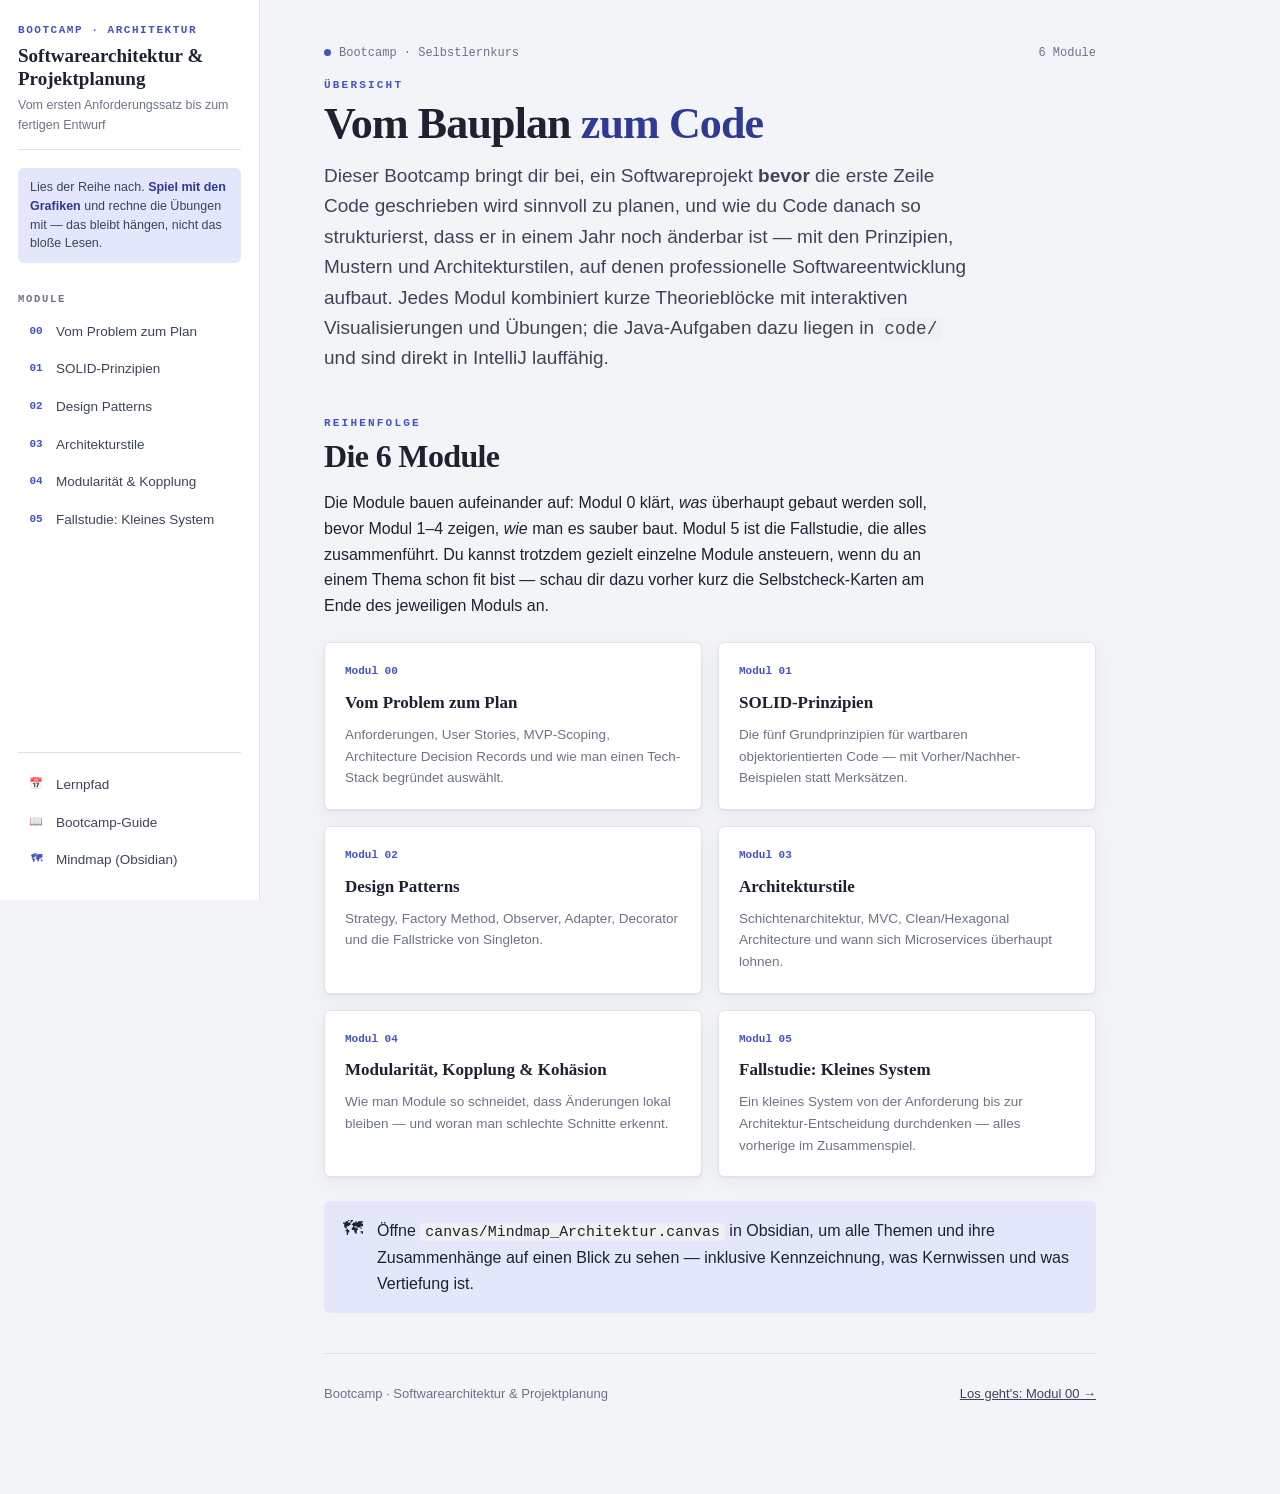
<file: lehrkurse/index.html>
<!DOCTYPE html>
<html lang="de">
<head>
<meta charset="UTF-8">
<meta name="viewport" content="width=device-width, initial-scale=1.0">
<title>Bootcamp · Softwarearchitektur & Projektplanung</title>
<link rel="stylesheet" href="../css/styles.css">
<link rel="icon" type="image/svg+xml" href="../favicon.svg">
<meta name="theme-color" content="#4453c4">
</head>
<body>
<div class="shell">

  <aside class="rail">
    <div class="brand">
      <span class="brand__mark">Bootcamp · Architektur</span>
      <span class="brand__name">Softwarearchitektur & Projektplanung</span>
      <span class="brand__sub">Vom ersten Anforderungssatz bis zum fertigen Entwurf</span>
    </div>
    <div class="note-strip">
      Lies der Reihe nach. <b>Spiel mit den Grafiken</b> und rechne die Übungen mit — das bleibt hängen, nicht das bloße Lesen.
    </div>
    <nav class="nav">
      <div class="nav__group">Module</div>
      <a class="nav__task" href="00_Vom_Problem_zum_Plan.html"><span class="nav__num">00</span><span class="nav__label">Vom Problem zum Plan</span></a>
      <a class="nav__task" href="01_SOLID_Prinzipien.html"><span class="nav__num">01</span><span class="nav__label">SOLID-Prinzipien</span></a>
      <a class="nav__task" href="02_Design_Patterns_Grundlagen.html"><span class="nav__num">02</span><span class="nav__label">Design Patterns</span></a>
      <a class="nav__task" href="03_Architekturstile.html"><span class="nav__num">03</span><span class="nav__label">Architekturstile</span></a>
      <a class="nav__task" href="04_Modularitaet_Kopplung_Kohaesion.html"><span class="nav__num">04</span><span class="nav__label">Modularität & Kopplung</span></a>
      <a class="nav__task" href="05_Fallstudie_Kleines_System.html"><span class="nav__num">05</span><span class="nav__label">Fallstudie: Kleines System</span></a>
    </nav>
    <div class="rail__foot">
      <a class="nav__task" href="https://github.com/Lukas-BAG/Bootcamp_Architektur/blob/main/Lernpfad.md" target="_blank" rel="noopener"><span class="nav__num">📅</span><span class="nav__label">Lernpfad</span></a>
      <a class="nav__task" href="https://github.com/Lukas-BAG/Bootcamp_Architektur/blob/main/README.md" target="_blank" rel="noopener"><span class="nav__num">📖</span><span class="nav__label">Bootcamp-Guide</span></a>
      <a class="nav__task" href="../canvas/Mindmap_Architektur.canvas"><span class="nav__num">🗺</span><span class="nav__label">Mindmap (Obsidian)</span></a>
    </div>
  </aside>

  <main class="main">
    <header class="masthead">
      <div class="masthead__rule"><span><span class="dot"></span>Bootcamp · Selbstlernkurs</span><span>6 Module</span></div>
      <div class="kicker">Übersicht</div>
      <h1>Vom Bauplan <em>zum Code</em></h1>
      <p class="lede">Dieser Bootcamp bringt dir bei, ein Softwareprojekt <b>bevor</b> die erste Zeile Code geschrieben wird sinnvoll zu planen, und wie du Code danach so strukturierst, dass er in einem Jahr noch änderbar ist — mit den Prinzipien, Mustern und Architekturstilen, auf denen professionelle Softwareentwicklung aufbaut. Jedes Modul kombiniert kurze Theorieblöcke mit interaktiven Visualisierungen und Übungen; die Java-Aufgaben dazu liegen in <code class="inline">code/</code> und sind direkt in IntelliJ lauffähig.</p>
    </header>

    <section class="chapter" id="ueberblick">
      <span class="chapter__tag">Reihenfolge</span>
      <h2>Die 6 Module</h2>
      <p>Die Module bauen aufeinander auf: Modul 0 klärt, <i>was</i> überhaupt gebaut werden soll, bevor Modul 1–4 zeigen, <i>wie</i> man es sauber baut. Modul 5 ist die Fallstudie, die alles zusammenführt. Du kannst trotzdem gezielt einzelne Module ansteuern, wenn du an einem Thema schon fit bist — schau dir dazu vorher kurz die Selbstcheck-Karten am Ende des jeweiligen Moduls an.</p>

      <div class="hub-grid">
        <a class="hub-card" href="00_Vom_Problem_zum_Plan.html">
          <span class="hub-card__num">Modul 00</span>
          <span class="hub-card__title">Vom Problem zum Plan</span>
          <span class="hub-card__desc">Anforderungen, User Stories, MVP-Scoping, Architecture Decision Records und wie man einen Tech-Stack begründet auswählt.</span>
        </a>
        <a class="hub-card" href="01_SOLID_Prinzipien.html">
          <span class="hub-card__num">Modul 01</span>
          <span class="hub-card__title">SOLID-Prinzipien</span>
          <span class="hub-card__desc">Die fünf Grundprinzipien für wartbaren objektorientierten Code — mit Vorher/Nachher-Beispielen statt Merksätzen.</span>
        </a>
        <a class="hub-card" href="02_Design_Patterns_Grundlagen.html">
          <span class="hub-card__num">Modul 02</span>
          <span class="hub-card__title">Design Patterns</span>
          <span class="hub-card__desc">Strategy, Factory Method, Observer, Adapter, Decorator und die Fallstricke von Singleton.</span>
        </a>
        <a class="hub-card" href="03_Architekturstile.html">
          <span class="hub-card__num">Modul 03</span>
          <span class="hub-card__title">Architekturstile</span>
          <span class="hub-card__desc">Schichtenarchitektur, MVC, Clean/Hexagonal Architecture und wann sich Microservices überhaupt lohnen.</span>
        </a>
        <a class="hub-card" href="04_Modularitaet_Kopplung_Kohaesion.html">
          <span class="hub-card__num">Modul 04</span>
          <span class="hub-card__title">Modularität, Kopplung & Kohäsion</span>
          <span class="hub-card__desc">Wie man Module so schneidet, dass Änderungen lokal bleiben — und woran man schlechte Schnitte erkennt.</span>
        </a>
        <a class="hub-card" href="05_Fallstudie_Kleines_System.html">
          <span class="hub-card__num">Modul 05</span>
          <span class="hub-card__title">Fallstudie: Kleines System</span>
          <span class="hub-card__desc">Ein kleines System von der Anforderung bis zur Architektur-Entscheidung durchdenken — alles vorherige im Zusammenspiel.</span>
        </a>
      </div>

      <div class="callout callout--note">
        <div class="callout__icon">🗺</div>
        <div class="callout__body">Öffne <code class="inline">canvas/Mindmap_Architektur.canvas</code> in Obsidian, um alle Themen und ihre Zusammenhänge auf einen Blick zu sehen — inklusive Kennzeichnung, was Kernwissen und was Vertiefung ist.</div>
      </div>
    </section>

    <footer class="foot">
      <span>Bootcamp · Softwarearchitektur & Projektplanung</span>
      <span><a href="00_Vom_Problem_zum_Plan.html">Los geht's: Modul 00 →</a></span>
    </footer>
  </main>
</div>
</body>
</html>
</file>
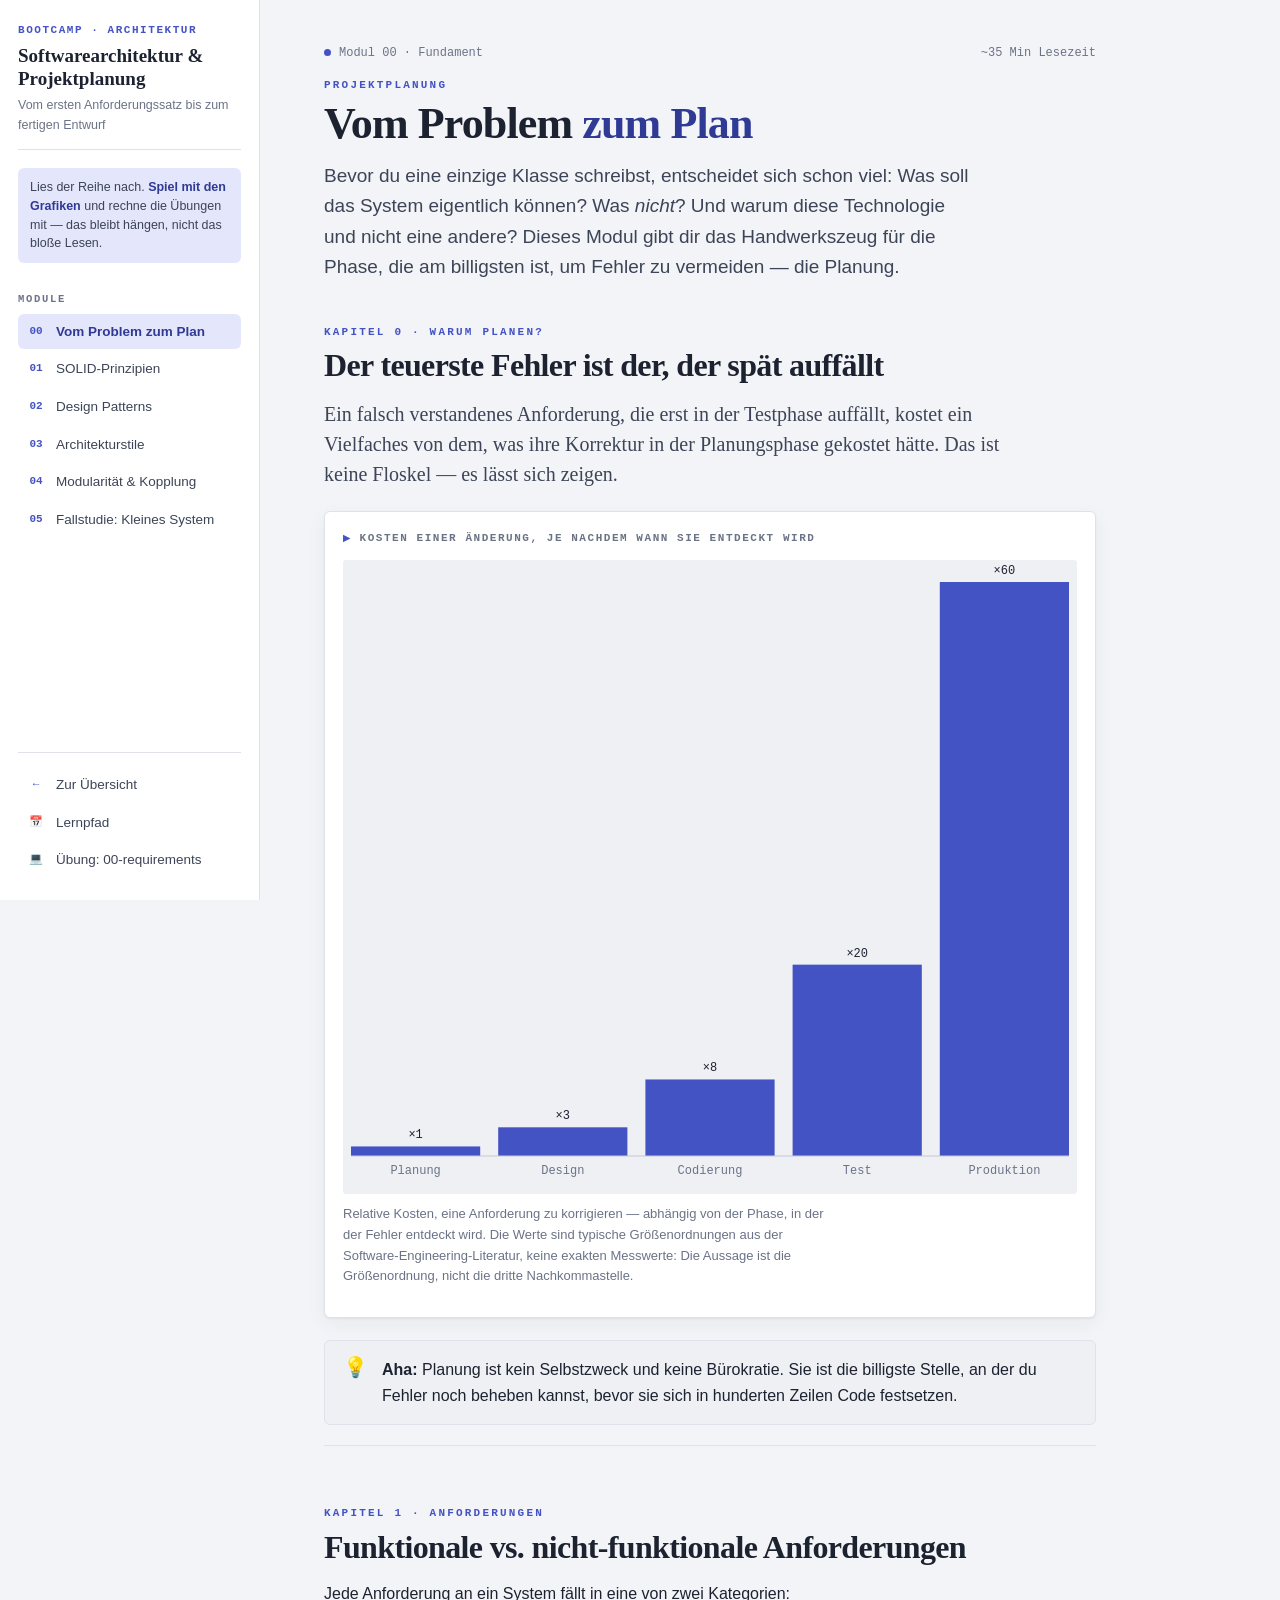
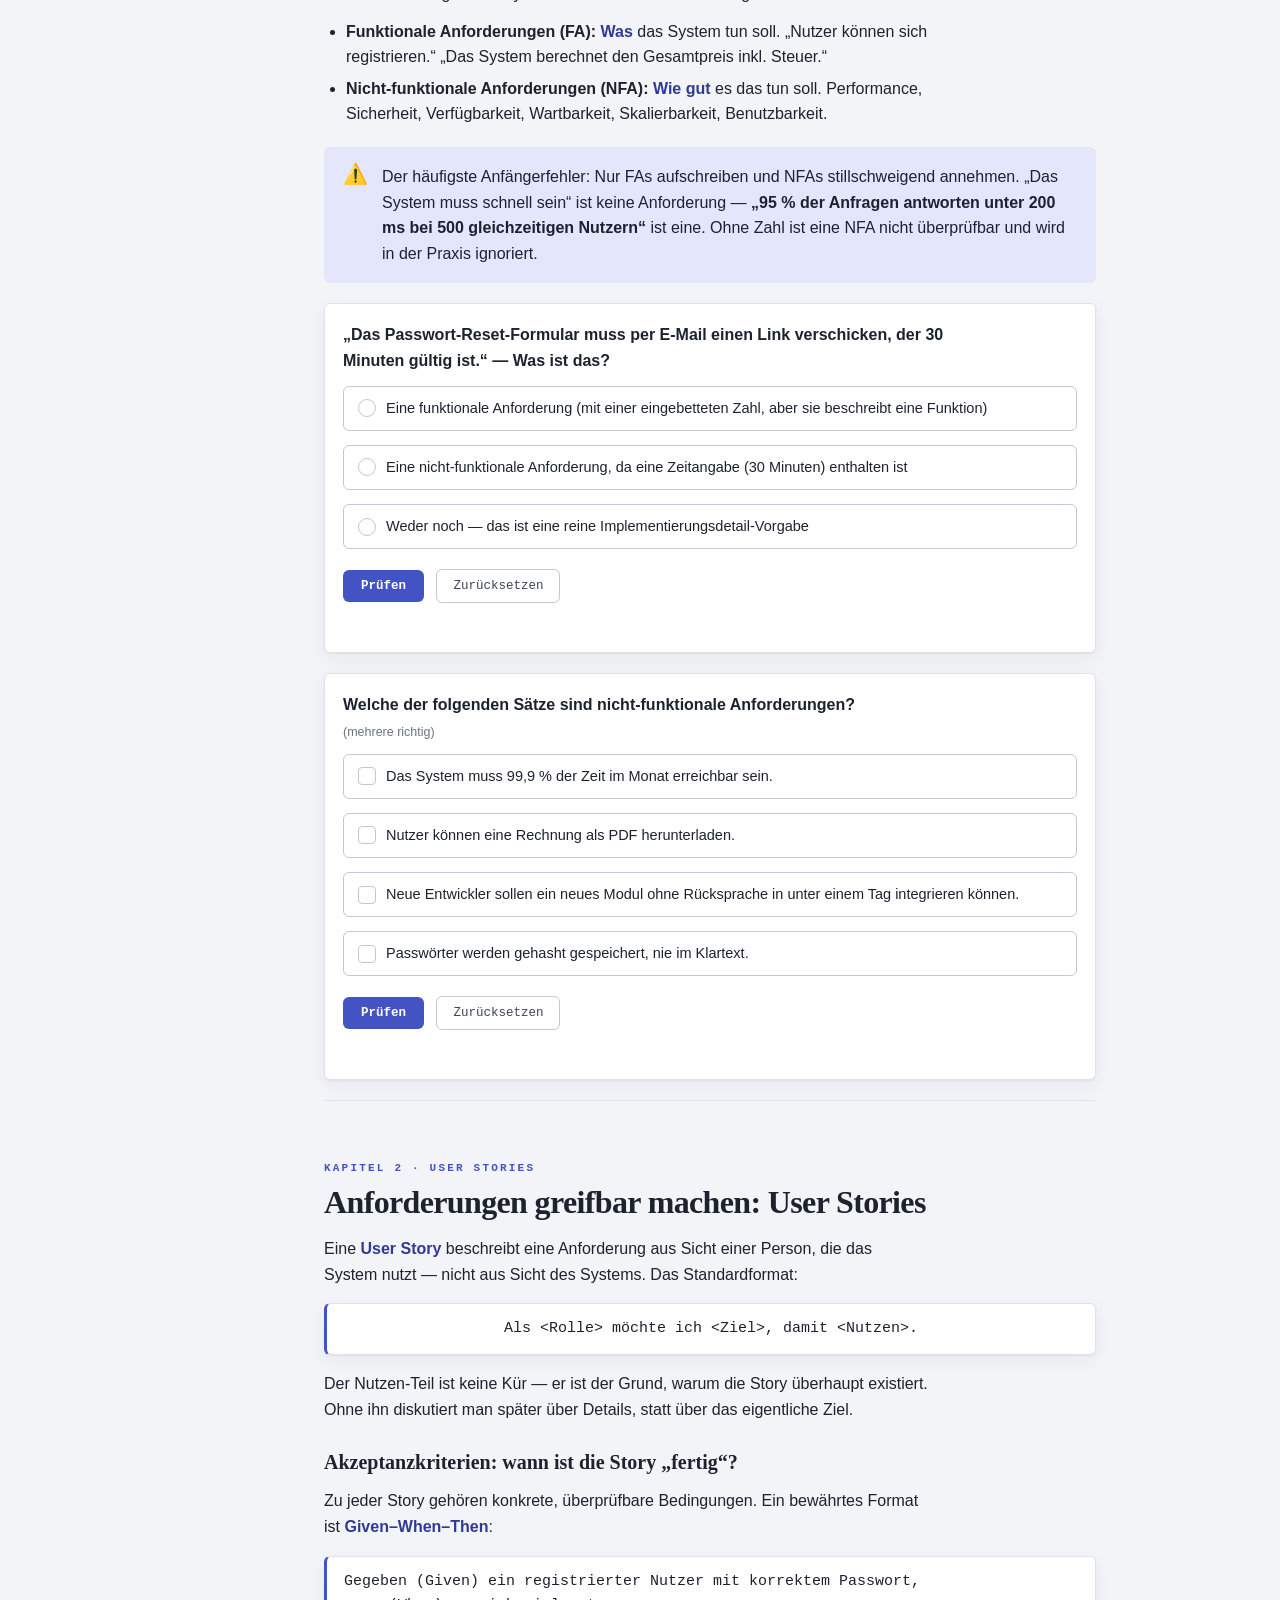
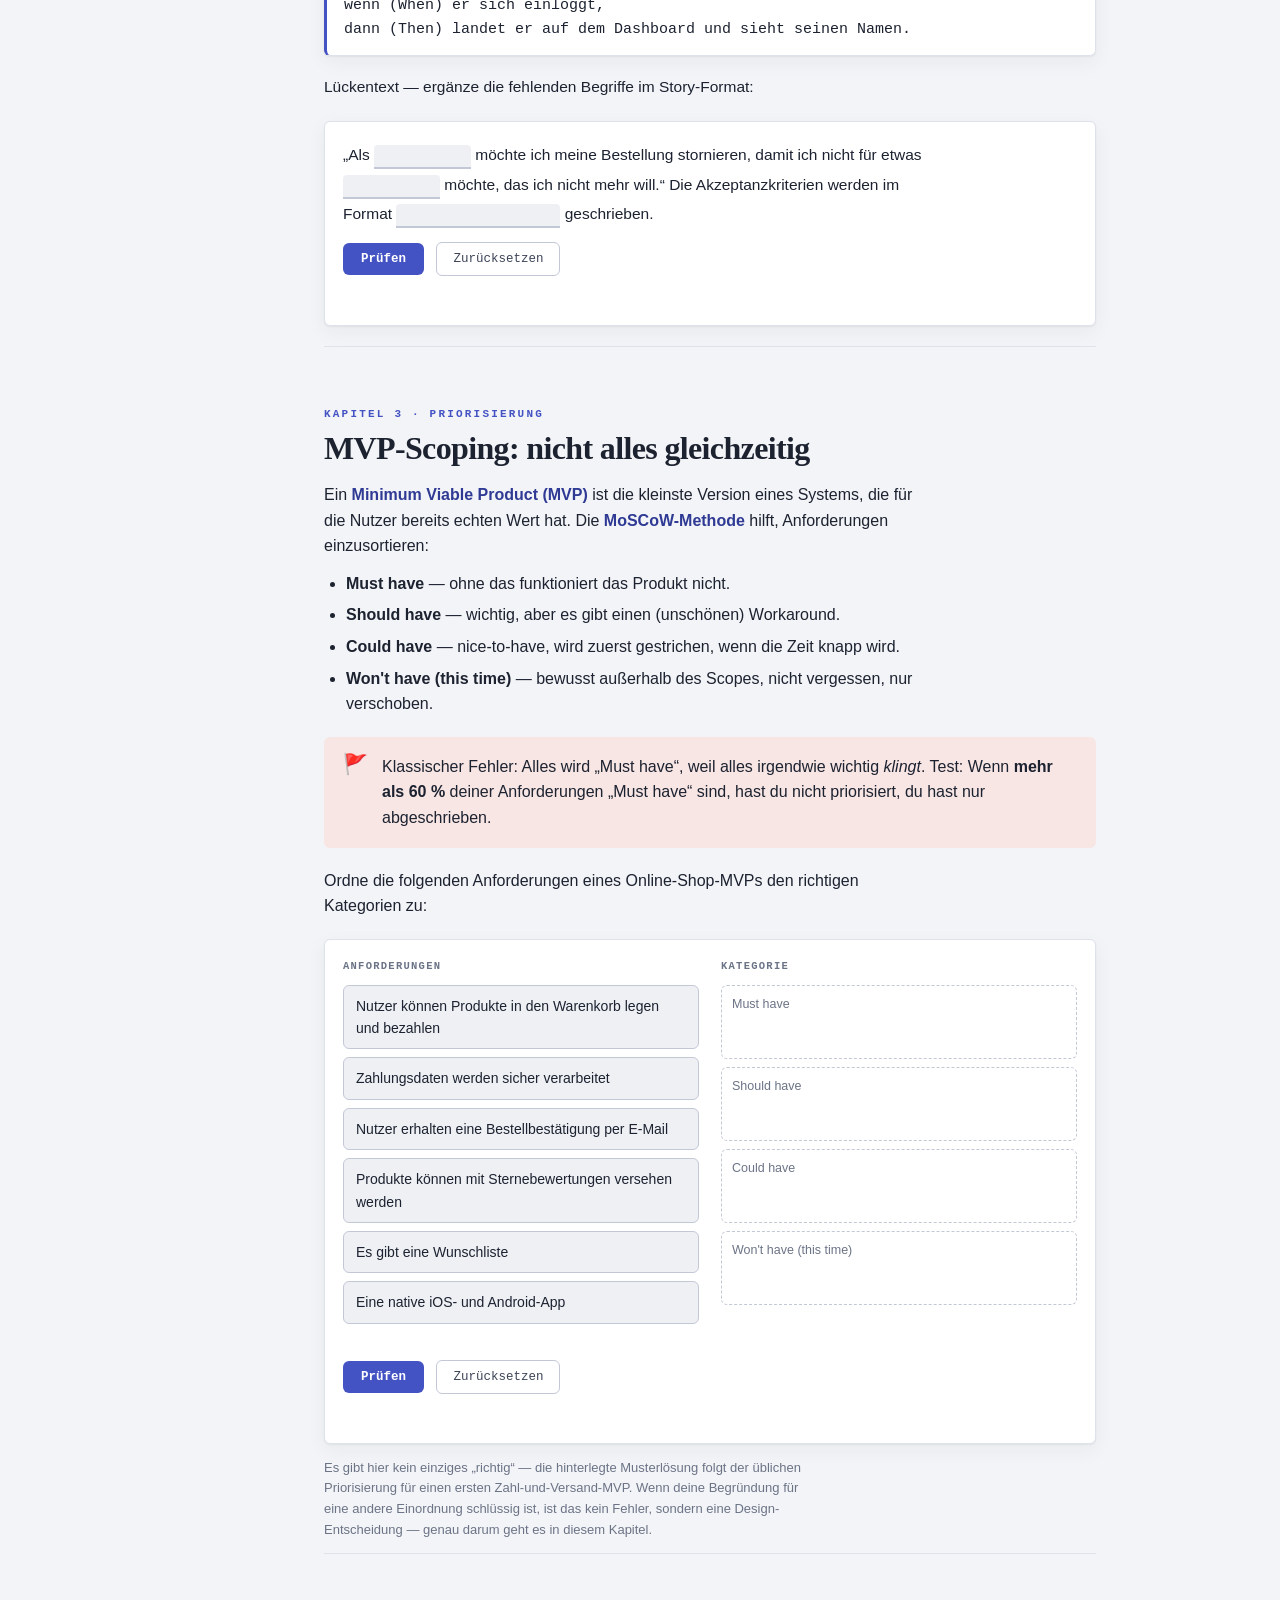
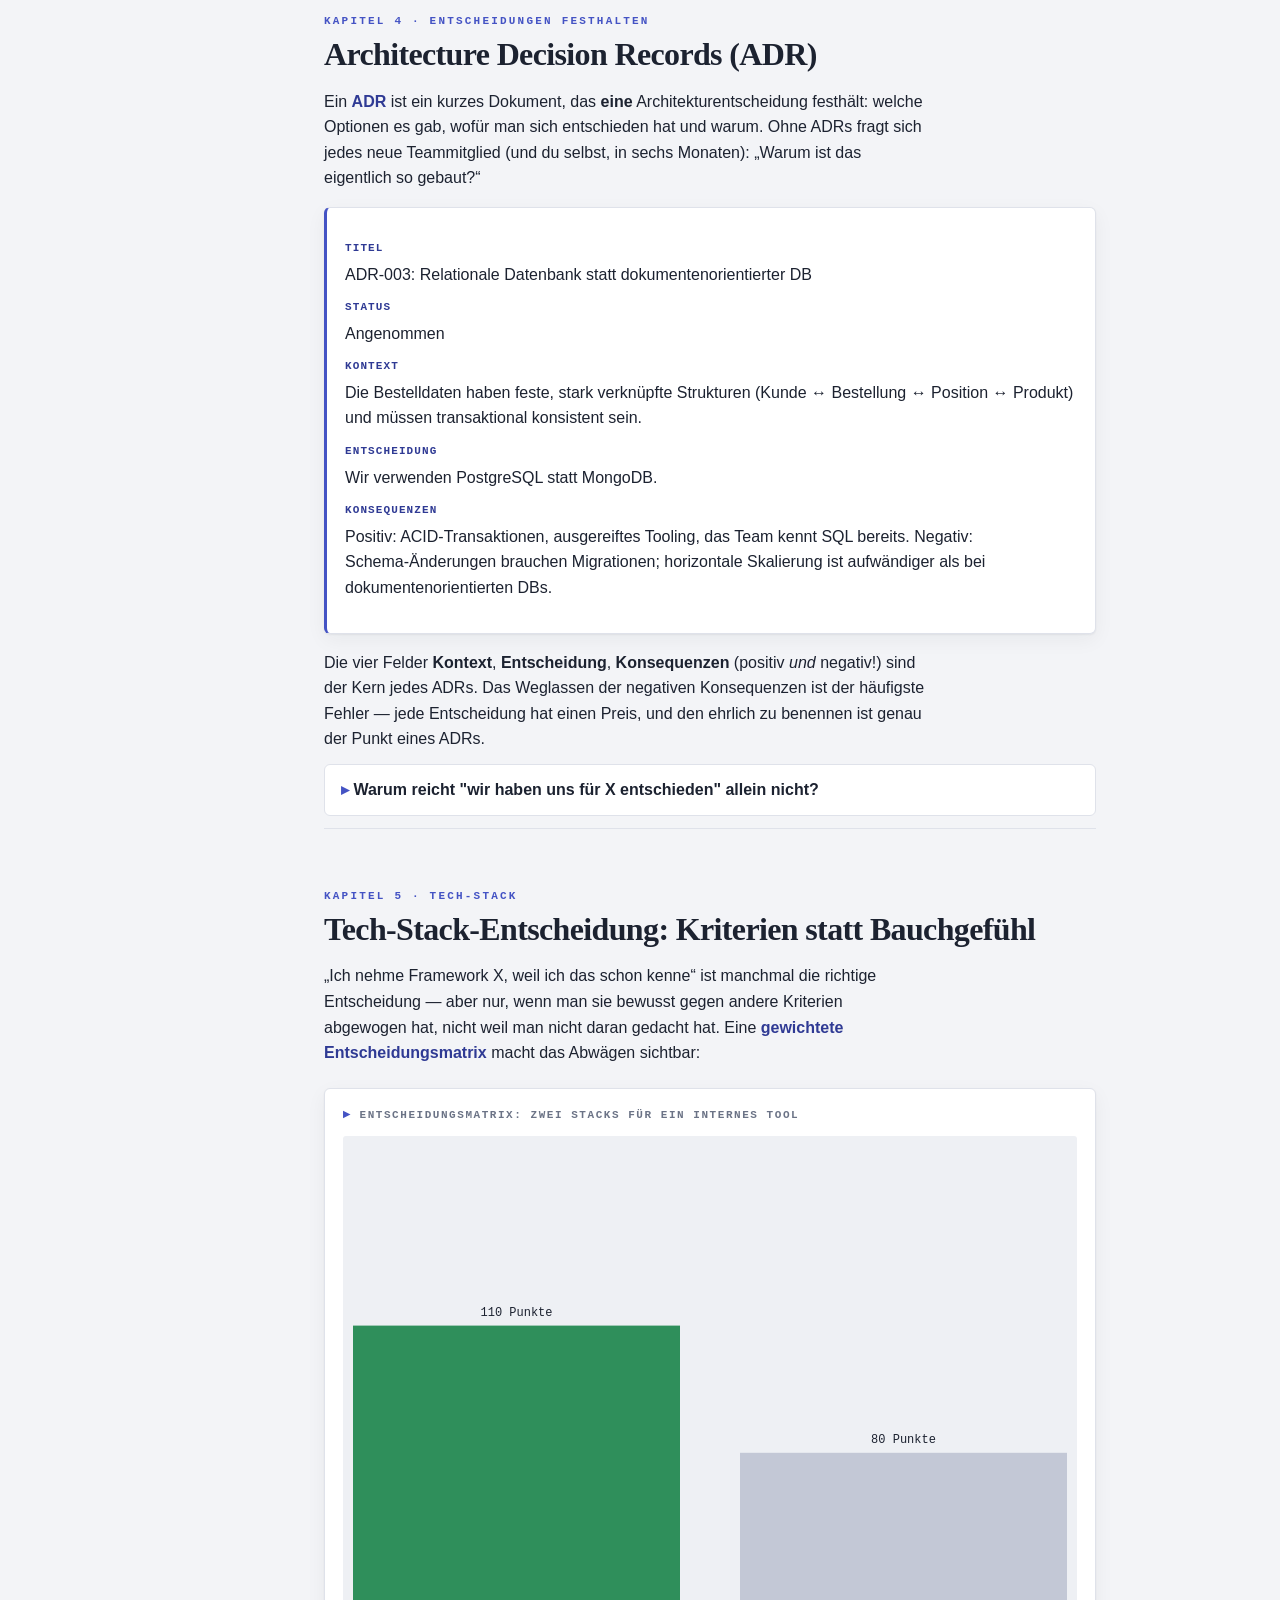
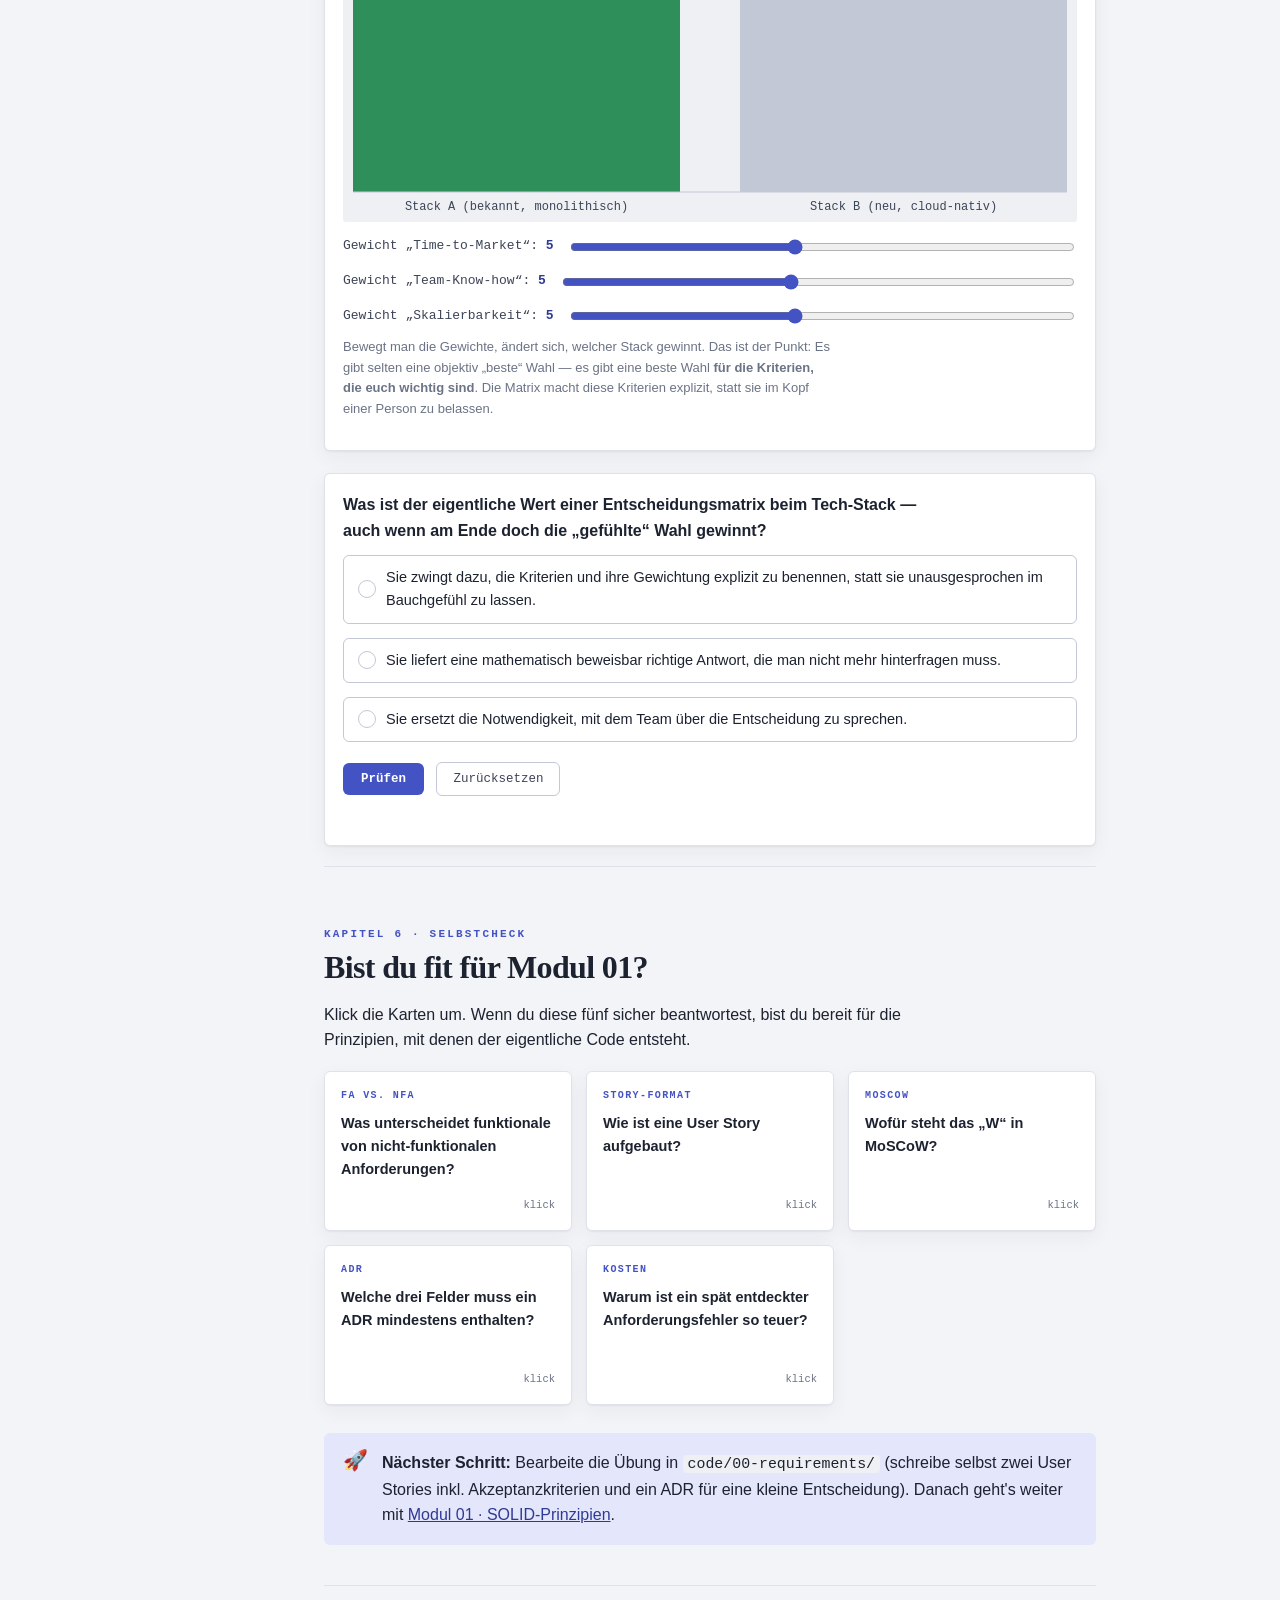
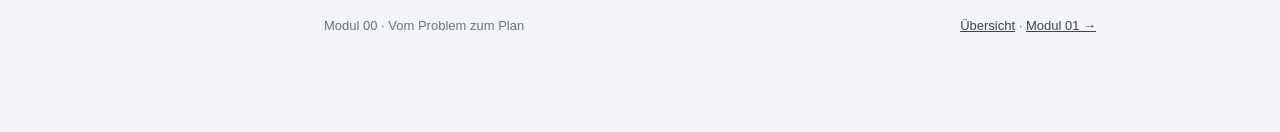
<file: lehrkurse/00_Vom_Problem_zum_Plan.html>
<!DOCTYPE html>
<html lang="de">
<head>
<meta charset="UTF-8">
<meta name="viewport" content="width=device-width, initial-scale=1.0">
<title>Vom Problem zum Plan — Modul 00 · Bootcamp Architektur</title>
<link rel="stylesheet" href="../css/styles.css">
<link rel="icon" type="image/svg+xml" href="../favicon.svg">
<meta name="theme-color" content="#4453c4">
<style>
  /* Modul-spezifische Ergänzungen — nutzen nur Farben aus styles.css/colorpalett.css */
  .phase-bar { display: flex; align-items: flex-end; gap: 4px; height: 100%; }
  .moscow-cols { display: grid; grid-template-columns: repeat(4,1fr); gap: 10px; margin-top: 8px; }
  .moscow-col__label { font-family: var(--mono); font-size: 11px; text-align: center; padding: 6px; border-radius: var(--radius) var(--radius) 0 0; color: #fff; font-weight: 700; }
  .adr-box { background: var(--surface); border: 1px solid var(--hair); border-left: 3px solid var(--accent); border-radius: var(--radius); padding: 16px 18px; margin: 16px 0; box-shadow: var(--shadow); }
  .adr-box dt { font-family: var(--mono); font-size: 11px; text-transform: uppercase; letter-spacing: .1em; color: var(--accent-deep); font-weight: 700; margin-top: 12px; }
  .adr-box dt:first-child { margin-top: 0; }
  .adr-box dd { margin: 4px 0 0; }
</style>
</head>
<body>
<div class="shell">

  <aside class="rail">
    <div class="brand">
      <span class="brand__mark">Bootcamp · Architektur</span>
      <span class="brand__name">Softwarearchitektur & Projektplanung</span>
      <span class="brand__sub">Vom ersten Anforderungssatz bis zum fertigen Entwurf</span>
    </div>
    <div class="note-strip">
      Lies der Reihe nach. <b>Spiel mit den Grafiken</b> und rechne die Übungen mit — das bleibt hängen, nicht das bloße Lesen.
    </div>
    <nav class="nav">
      <div class="nav__group">Module</div>
      <a class="nav__task is-active" href="00_Vom_Problem_zum_Plan.html"><span class="nav__num">00</span><span class="nav__label">Vom Problem zum Plan</span></a>
      <a class="nav__task" href="01_SOLID_Prinzipien.html"><span class="nav__num">01</span><span class="nav__label">SOLID-Prinzipien</span></a>
      <a class="nav__task" href="02_Design_Patterns_Grundlagen.html"><span class="nav__num">02</span><span class="nav__label">Design Patterns</span></a>
      <a class="nav__task" href="03_Architekturstile.html"><span class="nav__num">03</span><span class="nav__label">Architekturstile</span></a>
      <a class="nav__task" href="04_Modularitaet_Kopplung_Kohaesion.html"><span class="nav__num">04</span><span class="nav__label">Modularität & Kopplung</span></a>
      <a class="nav__task" href="05_Fallstudie_Kleines_System.html"><span class="nav__num">05</span><span class="nav__label">Fallstudie: Kleines System</span></a>
    </nav>
    <div class="rail__foot">
      <a class="nav__task" href="index.html"><span class="nav__num">←</span><span class="nav__label">Zur Übersicht</span></a>
      <a class="nav__task" href="https://github.com/Lukas-BAG/Bootcamp_Architektur/blob/main/Lernpfad.md" target="_blank" rel="noopener"><span class="nav__num">📅</span><span class="nav__label">Lernpfad</span></a>
      <a class="nav__task" href="../code/00-requirements"><span class="nav__num">💻</span><span class="nav__label">Übung: 00-requirements</span></a>
    </div>
  </aside>

  <main class="main">
    <header class="masthead">
      <div class="masthead__rule"><span><span class="dot"></span>Modul 00 · Fundament</span><span>~35 Min Lesezeit</span></div>
      <div class="kicker">Projektplanung</div>
      <h1>Vom Problem <em>zum Plan</em></h1>
      <p class="lede">Bevor du eine einzige Klasse schreibst, entscheidet sich schon viel: Was soll das System eigentlich können? Was <i>nicht</i>? Und warum diese Technologie und nicht eine andere? Dieses Modul gibt dir das Handwerkszeug für die Phase, die am billigsten ist, um Fehler zu vermeiden — die Planung.</p>
    </header>

    <!-- ══════════ KAPITEL 0 ══════════ -->
    <section class="chapter" id="k0">
      <span class="chapter__tag">Kapitel 0 · Warum planen?</span>
      <h2>Der teuerste Fehler ist der, der spät auffällt</h2>
      <p class="lead-in">Ein falsch verstandenes Anforderung, die erst in der Testphase auffällt, kostet ein Vielfaches von dem, was ihre Korrektur in der Planungsphase gekostet hätte. Das ist keine Floskel — es lässt sich zeigen.</p>

      <div class="viz">
        <div class="viz__title">Kosten einer Änderung, je nachdem wann sie entdeckt wird</div>
        <canvas id="costChart" height="260"></canvas>
        <p class="viz__cap">Relative Kosten, eine Anforderung zu korrigieren — abhängig von der Phase, in der der Fehler entdeckt wird. Die Werte sind typische Größenordnungen aus der Software-Engineering-Literatur, keine exakten Messwerte: Die Aussage ist die Größenordnung, nicht die dritte Nachkommastelle.</p>
      </div>

      <div class="callout callout--think">
        <div class="callout__icon">💡</div>
        <div class="callout__body"><b>Aha:</b> Planung ist kein Selbstzweck und keine Bürokratie. Sie ist die billigste Stelle, an der du Fehler noch beheben kannst, bevor sie sich in hunderten Zeilen Code festsetzen.</div>
      </div>
    </section>

    <!-- ══════════ KAPITEL 1 ══════════ -->
    <section class="chapter" id="k1">
      <span class="chapter__tag">Kapitel 1 · Anforderungen</span>
      <h2>Funktionale vs. nicht-funktionale Anforderungen</h2>
      <p>Jede Anforderung an ein System fällt in eine von zwei Kategorien:</p>
      <ul>
        <li><b>Funktionale Anforderungen (FA):</b> <span class="keyword">Was</span> das System tun soll. „Nutzer können sich registrieren.“ „Das System berechnet den Gesamtpreis inkl. Steuer.“</li>
        <li><b>Nicht-funktionale Anforderungen (NFA):</b> <span class="keyword">Wie gut</span> es das tun soll. Performance, Sicherheit, Verfügbarkeit, Wartbarkeit, Skalierbarkeit, Benutzbarkeit.</li>
      </ul>
      <div class="callout callout--note">
        <div class="callout__icon">⚠️</div>
        <div class="callout__body">Der häufigste Anfängerfehler: Nur FAs aufschreiben und NFAs stillschweigend annehmen. „Das System muss schnell sein“ ist keine Anforderung — <b>„95 % der Anfragen antworten unter 200 ms bei 500 gleichzeitigen Nutzern“</b> ist eine. Ohne Zahl ist eine NFA nicht überprüfbar und wird in der Praxis ignoriert.</div>
      </div>

      <div class="quiz" data-quiz-type="sc">
        <p class="quiz__question">„Das Passwort-Reset-Formular muss per E-Mail einen Link verschicken, der 30 Minuten gültig ist.“ — Was ist das?</p>
        <ul class="quiz__options">
          <li class="quiz__option" data-correct>Eine funktionale Anforderung (mit einer eingebetteten Zahl, aber sie beschreibt eine Funktion)</li>
          <li class="quiz__option">Eine nicht-funktionale Anforderung, da eine Zeitangabe (30 Minuten) enthalten ist</li>
          <li class="quiz__option">Weder noch — das ist eine reine Implementierungsdetail-Vorgabe</li>
        </ul>
        <button class="quiz__check">Prüfen</button>
        <button class="quiz__reset" type="button">Zurücksetzen</button>
        <div class="quiz__feedback"></div>
      </div>

      <div class="quiz" data-quiz-type="mc">
        <p class="quiz__question">Welche der folgenden Sätze sind <b>nicht-funktionale</b> Anforderungen? <span class="quiz__hint">(mehrere richtig)</span></p>
        <ul class="quiz__options">
          <li class="quiz__option" data-correct>Das System muss 99,9 % der Zeit im Monat erreichbar sein.</li>
          <li class="quiz__option">Nutzer können eine Rechnung als PDF herunterladen.</li>
          <li class="quiz__option" data-correct>Neue Entwickler sollen ein neues Modul ohne Rücksprache in unter einem Tag integrieren können.</li>
          <li class="quiz__option" data-correct>Passwörter werden gehasht gespeichert, nie im Klartext.</li>
        </ul>
        <button class="quiz__check">Prüfen</button>
        <button class="quiz__reset" type="button">Zurücksetzen</button>
        <div class="quiz__feedback"></div>
      </div>
    </section>

    <!-- ══════════ KAPITEL 2 ══════════ -->
    <section class="chapter" id="k2">
      <span class="chapter__tag">Kapitel 2 · User Stories</span>
      <h2>Anforderungen greifbar machen: User Stories</h2>
      <p>Eine <span class="keyword">User Story</span> beschreibt eine Anforderung aus Sicht einer Person, die das System nutzt — nicht aus Sicht des Systems. Das Standardformat:</p>
      <div class="eq center">Als &lt;Rolle&gt; möchte ich &lt;Ziel&gt;, damit &lt;Nutzen&gt;.</div>
      <p>Der Nutzen-Teil ist keine Kür — er ist der Grund, warum die Story überhaupt existiert. Ohne ihn diskutiert man später über Details, statt über das eigentliche Ziel.</p>

      <h3>Akzeptanzkriterien: wann ist die Story „fertig“?</h3>
      <p>Zu jeder Story gehören konkrete, überprüfbare Bedingungen. Ein bewährtes Format ist <span class="keyword">Given–When–Then</span>:</p>
      <div class="eq">Gegeben (Given) ein registrierter Nutzer mit korrektem Passwort,<br>wenn (When) er sich einloggt,<br>dann (Then) landet er auf dem Dashboard und sieht seinen Namen.</div>

      <p class="cloze__text">Lückentext — ergänze die fehlenden Begriffe im Story-Format:</p>
      <div class="cloze">
        <p class="cloze__text">„Als <input class="cloze__blank" data-answer="Kundin|Kunde|Kundin oder Kunde" size="10"> möchte ich meine Bestellung stornieren, damit ich nicht für etwas <input class="cloze__blank" data-answer="bezahle|zahle" size="10"> möchte, das ich nicht mehr will.“ Die Akzeptanzkriterien werden im Format <input class="cloze__blank" data-answer="Given-When-Then|Given When Then" size="18"> geschrieben.</p>
        <div class="cloze__actions">
          <button class="cloze__check">Prüfen</button>
          <button class="quiz__reset" type="button">Zurücksetzen</button>
        </div>
        <div class="quiz__feedback"></div>
      </div>
    </section>

    <!-- ══════════ KAPITEL 3 ══════════ -->
    <section class="chapter" id="k3">
      <span class="chapter__tag">Kapitel 3 · Priorisierung</span>
      <h2>MVP-Scoping: nicht alles gleichzeitig</h2>
      <p>Ein <span class="keyword">Minimum Viable Product (MVP)</span> ist die kleinste Version eines Systems, die für die Nutzer bereits echten Wert hat. Die <span class="keyword">MoSCoW-Methode</span> hilft, Anforderungen einzusortieren:</p>
      <ul>
        <li><b>Must have</b> — ohne das funktioniert das Produkt nicht.</li>
        <li><b>Should have</b> — wichtig, aber es gibt einen (unschönen) Workaround.</li>
        <li><b>Could have</b> — nice-to-have, wird zuerst gestrichen, wenn die Zeit knapp wird.</li>
        <li><b>Won't have (this time)</b> — bewusst außerhalb des Scopes, nicht vergessen, nur verschoben.</li>
      </ul>

      <div class="callout callout--warn">
        <div class="callout__icon">🚩</div>
        <div class="callout__body">Klassischer Fehler: Alles wird „Must have“, weil alles irgendwie wichtig <i>klingt</i>. Test: Wenn <b>mehr als 60 %</b> deiner Anforderungen „Must have“ sind, hast du nicht priorisiert, du hast nur abgeschrieben.</div>
      </div>

      <p>Ordne die folgenden Anforderungen eines Online-Shop-MVPs den richtigen Kategorien zu:</p>
      <div class="dragdrop">
        <div class="dragdrop__layout">
          <div class="dragdrop__pool">
            <span class="dragdrop__col-label">Anforderungen</span>
            <div class="dragdrop__item" data-match="must">Nutzer können Produkte in den Warenkorb legen und bezahlen</div>
            <div class="dragdrop__item" data-match="must">Zahlungsdaten werden sicher verarbeitet</div>
            <div class="dragdrop__item" data-match="should">Nutzer erhalten eine Bestellbestätigung per E-Mail</div>
            <div class="dragdrop__item" data-match="could">Produkte können mit Sternebewertungen versehen werden</div>
            <div class="dragdrop__item" data-match="could">Es gibt eine Wunschliste</div>
            <div class="dragdrop__item" data-match="wont">Eine native iOS- und Android-App</div>
          </div>
          <div class="dragdrop__targets">
            <span class="dragdrop__col-label">Kategorie</span>
            <div class="dragdrop__target" data-target="must"><span class="dragdrop__target-label">Must have</span><div class="dragdrop__slot"></div></div>
            <div class="dragdrop__target" data-target="should"><span class="dragdrop__target-label">Should have</span><div class="dragdrop__slot"></div></div>
            <div class="dragdrop__target" data-target="could"><span class="dragdrop__target-label">Could have</span><div class="dragdrop__slot"></div></div>
            <div class="dragdrop__target" data-target="wont"><span class="dragdrop__target-label">Won't have (this time)</span><div class="dragdrop__slot"></div></div>
          </div>
          <div class="dragdrop__actions">
            <button class="dragdrop__check">Prüfen</button>
            <button class="quiz__reset" type="button">Zurücksetzen</button>
            <div class="quiz__feedback"></div>
          </div>
        </div>
      </div>
      <p class="viz__cap" style="margin-top:-6px">Es gibt hier kein einziges „richtig“ — die hinterlegte Musterlösung folgt der üblichen Priorisierung für einen ersten Zahl-und-Versand-MVP. Wenn deine Begründung für eine andere Einordnung schlüssig ist, ist das kein Fehler, sondern eine Design-Entscheidung — genau darum geht es in diesem Kapitel.</p>
    </section>

    <!-- ══════════ KAPITEL 4 ══════════ -->
    <section class="chapter" id="k4">
      <span class="chapter__tag">Kapitel 4 · Entscheidungen festhalten</span>
      <h2>Architecture Decision Records (ADR)</h2>
      <p>Ein <span class="keyword">ADR</span> ist ein kurzes Dokument, das <b>eine</b> Architekturentscheidung festhält: welche Optionen es gab, wofür man sich entschieden hat und warum. Ohne ADRs fragt sich jedes neue Teammitglied (und du selbst, in sechs Monaten): „Warum ist das eigentlich so gebaut?“</p>

      <div class="adr-box">
        <dl>
          <dt>Titel</dt><dd>ADR-003: Relationale Datenbank statt dokumentenorientierter DB</dd>
          <dt>Status</dt><dd>Angenommen</dd>
          <dt>Kontext</dt><dd>Die Bestelldaten haben feste, stark verknüpfte Strukturen (Kunde ↔ Bestellung ↔ Position ↔ Produkt) und müssen transaktional konsistent sein.</dd>
          <dt>Entscheidung</dt><dd>Wir verwenden PostgreSQL statt MongoDB.</dd>
          <dt>Konsequenzen</dt><dd>Positiv: ACID-Transaktionen, ausgereiftes Tooling, das Team kennt SQL bereits. Negativ: Schema-Änderungen brauchen Migrationen; horizontale Skalierung ist aufwändiger als bei dokumentenorientierten DBs.</dd>
        </dl>
      </div>
      <p>Die vier Felder <b>Kontext</b>, <b>Entscheidung</b>, <b>Konsequenzen</b> (positiv <i>und</i> negativ!) sind der Kern jedes ADRs. Das Weglassen der negativen Konsequenzen ist der häufigste Fehler — jede Entscheidung hat einen Preis, und den ehrlich zu benennen ist genau der Punkt eines ADRs.</p>

      <details class="reveal">
        <summary>Warum reicht "wir haben uns für X entschieden" allein nicht?</summary>
        <div class="q"><p>Weil ohne den <b>Kontext</b> niemand beurteilen kann, ob die Entscheidung unter geänderten Umständen noch gilt. Ändert sich der Kontext (z. B. neue Skalierungs-Anforderung), weiß man dank ADR sofort, welche Entscheidungen überprüft werden müssen.</p></div>
      </details>
    </section>

    <!-- ══════════ KAPITEL 5 ══════════ -->
    <section class="chapter" id="k5">
      <span class="chapter__tag">Kapitel 5 · Tech-Stack</span>
      <h2>Tech-Stack-Entscheidung: Kriterien statt Bauchgefühl</h2>
      <p>„Ich nehme Framework X, weil ich das schon kenne“ ist manchmal die richtige Entscheidung — aber nur, wenn man sie bewusst gegen andere Kriterien abgewogen hat, nicht weil man nicht daran gedacht hat. Eine <span class="keyword">gewichtete Entscheidungsmatrix</span> macht das Abwägen sichtbar:</p>

      <div class="viz">
        <div class="viz__title">Entscheidungsmatrix: zwei Stacks für ein internes Tool</div>
        <canvas id="decisionChart" height="280"></canvas>
        <div class="viz__ctrl">
          <span>Gewicht „Time-to-Market“:&nbsp;<span class="viz__read" id="wTTM-out">5</span></span>
          <input type="range" id="wTTM" min="1" max="10" value="5">
        </div>
        <div class="viz__ctrl">
          <span>Gewicht „Team-Know-how“:&nbsp;<span class="viz__read" id="wTeam-out">5</span></span>
          <input type="range" id="wTeam" min="1" max="10" value="5">
        </div>
        <div class="viz__ctrl">
          <span>Gewicht „Skalierbarkeit“:&nbsp;<span class="viz__read" id="wScale-out">5</span></span>
          <input type="range" id="wScale" min="1" max="10" value="5">
        </div>
        <p class="viz__cap">Bewegt man die Gewichte, ändert sich, welcher Stack gewinnt. Das ist der Punkt: Es gibt selten eine objektiv „beste“ Wahl — es gibt eine beste Wahl <b>für die Kriterien, die euch wichtig sind</b>. Die Matrix macht diese Kriterien explizit, statt sie im Kopf einer Person zu belassen.</p>
      </div>

      <div class="quiz" data-quiz-type="sc">
        <p class="quiz__question">Was ist der eigentliche Wert einer Entscheidungsmatrix beim Tech-Stack — auch wenn am Ende doch die „gefühlte“ Wahl gewinnt?</p>
        <ul class="quiz__options">
          <li class="quiz__option" data-correct>Sie zwingt dazu, die Kriterien und ihre Gewichtung explizit zu benennen, statt sie unausgesprochen im Bauchgefühl zu lassen.</li>
          <li class="quiz__option">Sie liefert eine mathematisch beweisbar richtige Antwort, die man nicht mehr hinterfragen muss.</li>
          <li class="quiz__option">Sie ersetzt die Notwendigkeit, mit dem Team über die Entscheidung zu sprechen.</li>
        </ul>
        <button class="quiz__check">Prüfen</button>
        <button class="quiz__reset" type="button">Zurücksetzen</button>
        <div class="quiz__feedback"></div>
      </div>
    </section>

    <!-- ══════════ KAPITEL 6 ══════════ -->
    <section class="chapter" id="k6">
      <span class="chapter__tag">Kapitel 6 · Selbstcheck</span>
      <h2>Bist du fit für Modul 01?</h2>
      <p>Klick die Karten um. Wenn du diese fünf sicher beantwortest, bist du bereit für die Prinzipien, mit denen der eigentliche Code entsteht.</p>

      <div class="cards">
        <div class="card3d"><div class="card3d__inner">
          <div class="card3d__face card3d__front"><span class="card3d__tag">FA vs. NFA</span><span class="card3d__q">Was unterscheidet funktionale von nicht-funktionalen Anforderungen?</span><span class="card3d__hint">klick</span></div>
          <div class="card3d__face card3d__back"><span class="card3d__tag">Antwort</span><span class="card3d__a">FA beschreibt <i>was</i> das System tut, NFA beschreibt <i>wie gut</i> — und muss messbar formuliert sein.</span></div>
        </div></div>
        <div class="card3d"><div class="card3d__inner">
          <div class="card3d__face card3d__front"><span class="card3d__tag">Story-Format</span><span class="card3d__q">Wie ist eine User Story aufgebaut?</span><span class="card3d__hint">klick</span></div>
          <div class="card3d__face card3d__back"><span class="card3d__tag">Antwort</span><span class="card3d__a">„Als &lt;Rolle&gt; möchte ich &lt;Ziel&gt;, damit &lt;Nutzen&gt;.“ Der Nutzen-Teil erklärt das Warum.</span></div>
        </div></div>
        <div class="card3d"><div class="card3d__inner">
          <div class="card3d__face card3d__front"><span class="card3d__tag">MoSCoW</span><span class="card3d__q">Wofür steht das „W“ in MoSCoW?</span><span class="card3d__hint">klick</span></div>
          <div class="card3d__face card3d__back"><span class="card3d__tag">Antwort</span><span class="card3d__a">„Won't have (this time)“ — bewusst aus dem Scope genommen, nicht vergessen, nur verschoben.</span></div>
        </div></div>
        <div class="card3d"><div class="card3d__inner">
          <div class="card3d__face card3d__front"><span class="card3d__tag">ADR</span><span class="card3d__q">Welche drei Felder muss ein ADR mindestens enthalten?</span><span class="card3d__hint">klick</span></div>
          <div class="card3d__face card3d__back"><span class="card3d__tag">Antwort</span><span class="card3d__a">Kontext, Entscheidung, Konsequenzen (positiv <i>und</i> negativ).</span></div>
        </div></div>
        <div class="card3d"><div class="card3d__inner">
          <div class="card3d__face card3d__front"><span class="card3d__tag">Kosten</span><span class="card3d__q">Warum ist ein spät entdeckter Anforderungsfehler so teuer?</span><span class="card3d__hint">klick</span></div>
          <div class="card3d__face card3d__back"><span class="card3d__tag">Antwort</span><span class="card3d__a">Weil sich der Fehler inzwischen in Design, Code und Tests fortgepflanzt hat — jede dieser Stellen muss mitkorrigiert werden.</span></div>
        </div></div>
      </div>

      <div class="callout callout--note" style="margin-top:28px">
        <div class="callout__icon">🚀</div>
        <div class="callout__body"><b>Nächster Schritt:</b> Bearbeite die Übung in <code class="inline">code/00-requirements/</code> (schreibe selbst zwei User Stories inkl. Akzeptanzkriterien und ein ADR für eine kleine Entscheidung). Danach geht's weiter mit <a href="01_SOLID_Prinzipien.html">Modul 01 · SOLID-Prinzipien</a>.</div>
      </div>
    </section>

    <footer class="foot">
      <span>Modul 00 · Vom Problem zum Plan</span>
      <span><a href="index.html">Übersicht</a> · <a href="01_SOLID_Prinzipien.html">Modul 01 →</a></span>
    </footer>
  </main>
</div>

<script src="../js/quiz.js"></script>
<script>
/* ── Modul-Visualisierungen ── */
(function(){
  "use strict";
  var css = function(v){ return getComputedStyle(document.documentElement).getPropertyValue(v).trim() || "#4453c4"; };
  function fit(cv){
    var dpr = window.devicePixelRatio || 1;
    var w = cv.clientWidth || 600, h = cv.clientHeight || 260;
    if (cv.width !== w*dpr || cv.height !== h*dpr){ cv.width = w*dpr; cv.height = h*dpr; }
    var ctx = cv.getContext("2d"); ctx.setTransform(dpr,0,0,dpr,0,0);
    return { ctx: ctx, w: w, h: h };
  }

  /* ── 1) Kosten-der-Änderung Balkendiagramm ── */
  var costCv = document.getElementById("costChart");
  var costPhases = ["Planung","Design","Codierung","Test","Produktion"];
  var costValues = [1, 3, 8, 20, 60];
  function drawCost(){
    if (!costCv) return;
    var o = fit(costCv), ctx=o.ctx, w=o.w, h=o.h, base=h-38, top=22, left=8, right=8;
    ctx.clearRect(0,0,w,h);
    var n = costPhases.length, gap = 18, bw = (w-left-right-gap*(n-1))/n;
    var maxV = Math.max.apply(null, costValues);
    ctx.font = "12px 'JetBrains Mono', monospace"; ctx.textAlign = "center";
    for (var i=0;i<n;i++){
      var x = left + i*(bw+gap);
      var bh = costValues[i]/maxV*(base-top);
      ctx.fillStyle = css("--accent");
      ctx.fillRect(x, base-bh, bw, bh);
      ctx.fillStyle = css("--ink");
      ctx.fillText("×"+costValues[i], x+bw/2, base-bh-8);
      ctx.fillStyle = css("--ink-mute");
      ctx.fillText(costPhases[i], x+bw/2, base+18);
    }
    ctx.strokeStyle = css("--hair-strong"); ctx.lineWidth = 1;
    ctx.beginPath(); ctx.moveTo(left,base); ctx.lineTo(w-right,base); ctx.stroke();
  }

  /* ── 2) Entscheidungsmatrix Tech-Stack ── */
  var decCv = document.getElementById("decisionChart");
  var wTTM = document.getElementById("wTTM"), wTeam = document.getElementById("wTeam"), wScale = document.getElementById("wScale");
  var wTTMOut = document.getElementById("wTTM-out"), wTeamOut = document.getElementById("wTeam-out"), wScaleOut = document.getElementById("wScale-out");
  /* Rohbewertungen 1-10 je Kriterium, unabhängig von der Gewichtung */
  var stacks = [
    { name: "Stack A (bekannt, monolithisch)", ttm: 9, team: 9, scale: 4 },
    { name: "Stack B (neu, cloud-nativ)",       ttm: 4, team: 3, scale: 9 }
  ];
  function drawDecision(){
    if (!decCv) return;
    var o = fit(decCv), ctx=o.ctx, w=o.w, h=o.h, base=h-30, top=20, left=10, right=10;
    ctx.clearRect(0,0,w,h);
    var wt = +wTTM.value, wte = +wTeam.value, ws = +wScale.value;
    wTTMOut.textContent = wt; wTeamOut.textContent = wte; wScaleOut.textContent = ws;
    var maxScore = (wt+wte+ws)*10;
    var scores = stacks.map(function(s){ return s.ttm*wt + s.team*wte + s.scale*ws; });
    var n = stacks.length, gap = 60, bw = (w-left-right-gap*(n-1))/n;
    var winner = scores[0] >= scores[1] ? 0 : 1;
    ctx.font = "12px 'JetBrains Mono', monospace"; ctx.textAlign = "center";
    for (var i=0;i<n;i++){
      var x = left + i*(bw+gap);
      var bh = scores[i]/maxScore*(base-top);
      ctx.fillStyle = i===winner ? css("--good") : css("--hair-strong");
      ctx.fillRect(x, base-bh, bw, bh);
      ctx.fillStyle = css("--ink");
      ctx.fillText(Math.round(scores[i])+" Punkte", x+bw/2, base-bh-10);
      ctx.fillStyle = css("--ink-soft");
      wrapText(ctx, stacks[i].name, x+bw/2, base+18, bw+gap*0.8, 14);
    }
    ctx.strokeStyle = css("--hair-strong"); ctx.lineWidth = 1;
    ctx.beginPath(); ctx.moveTo(left,base); ctx.lineTo(w-right,base); ctx.stroke();
  }
  function wrapText(ctx, text, x, y, maxWidth, lineHeight){
    var words = text.split(" "), line = "", lines = [];
    for (var i=0;i<words.length;i++){
      var test = line + words[i] + " ";
      if (ctx.measureText(test).width > maxWidth && line !== ""){ lines.push(line); line = words[i] + " "; }
      else line = test;
    }
    lines.push(line);
    for (var j=0;j<lines.length;j++) ctx.fillText(lines[j].trim(), x, y + j*lineHeight);
  }
  [wTTM, wTeam, wScale].forEach(function(el){ if (el) el.addEventListener("input", drawDecision); });

  function redrawAll(){ drawCost(); drawDecision(); }
  window.addEventListener("resize", redrawAll);
  window.addEventListener("load", redrawAll);
  redrawAll();
})();
</script>
</body>
</html>
</file>
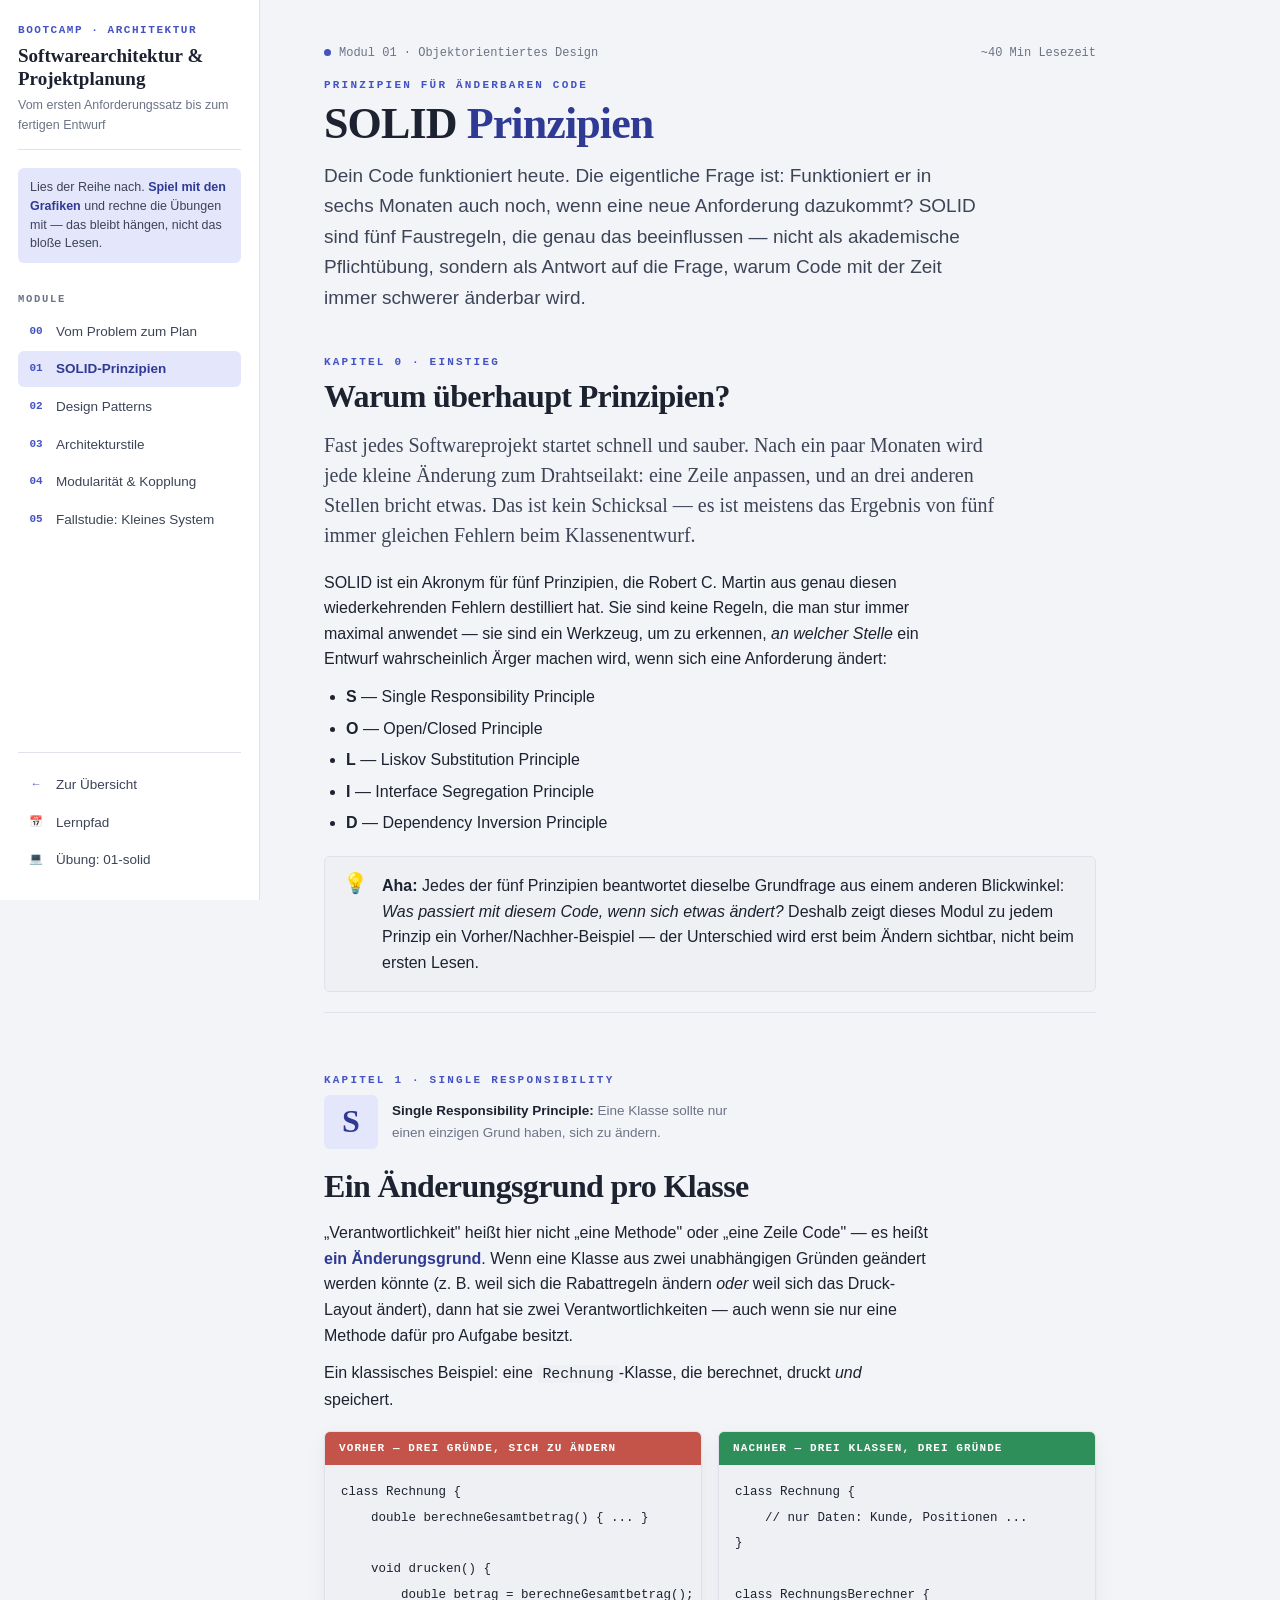
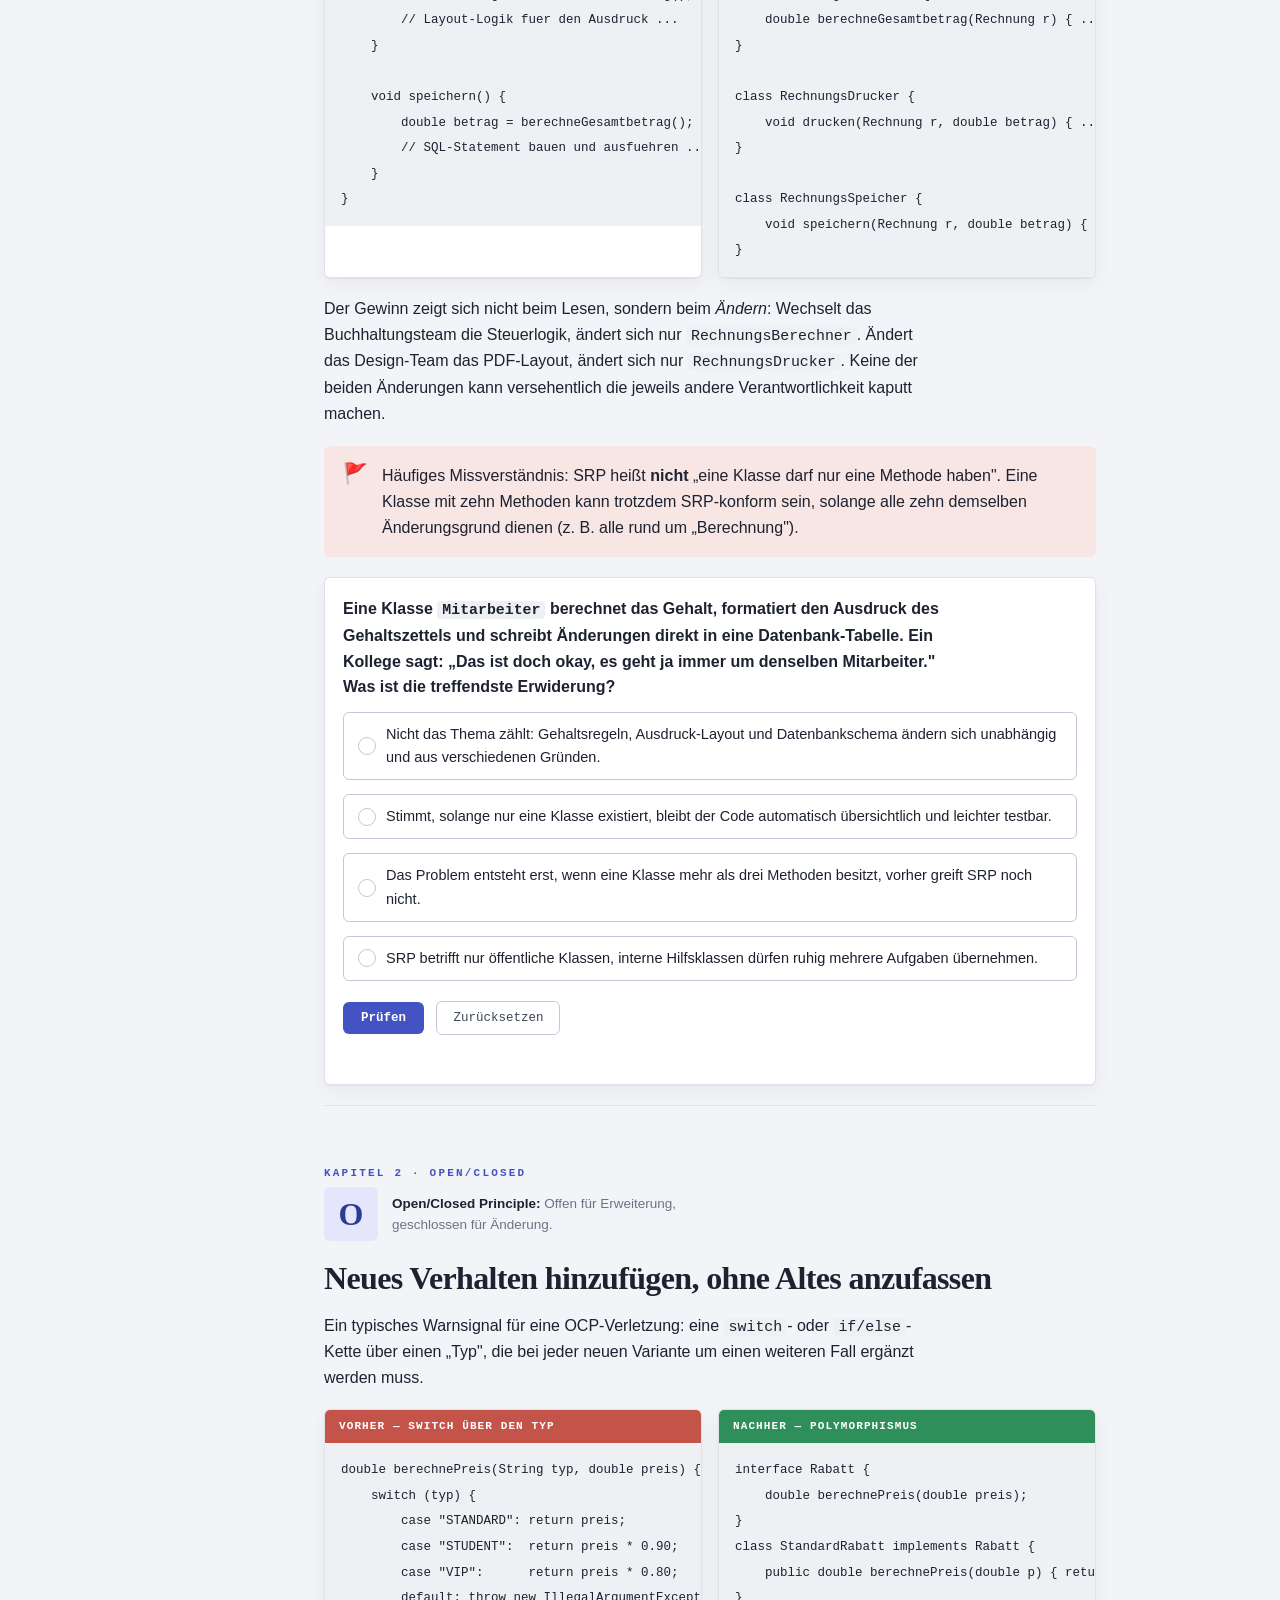
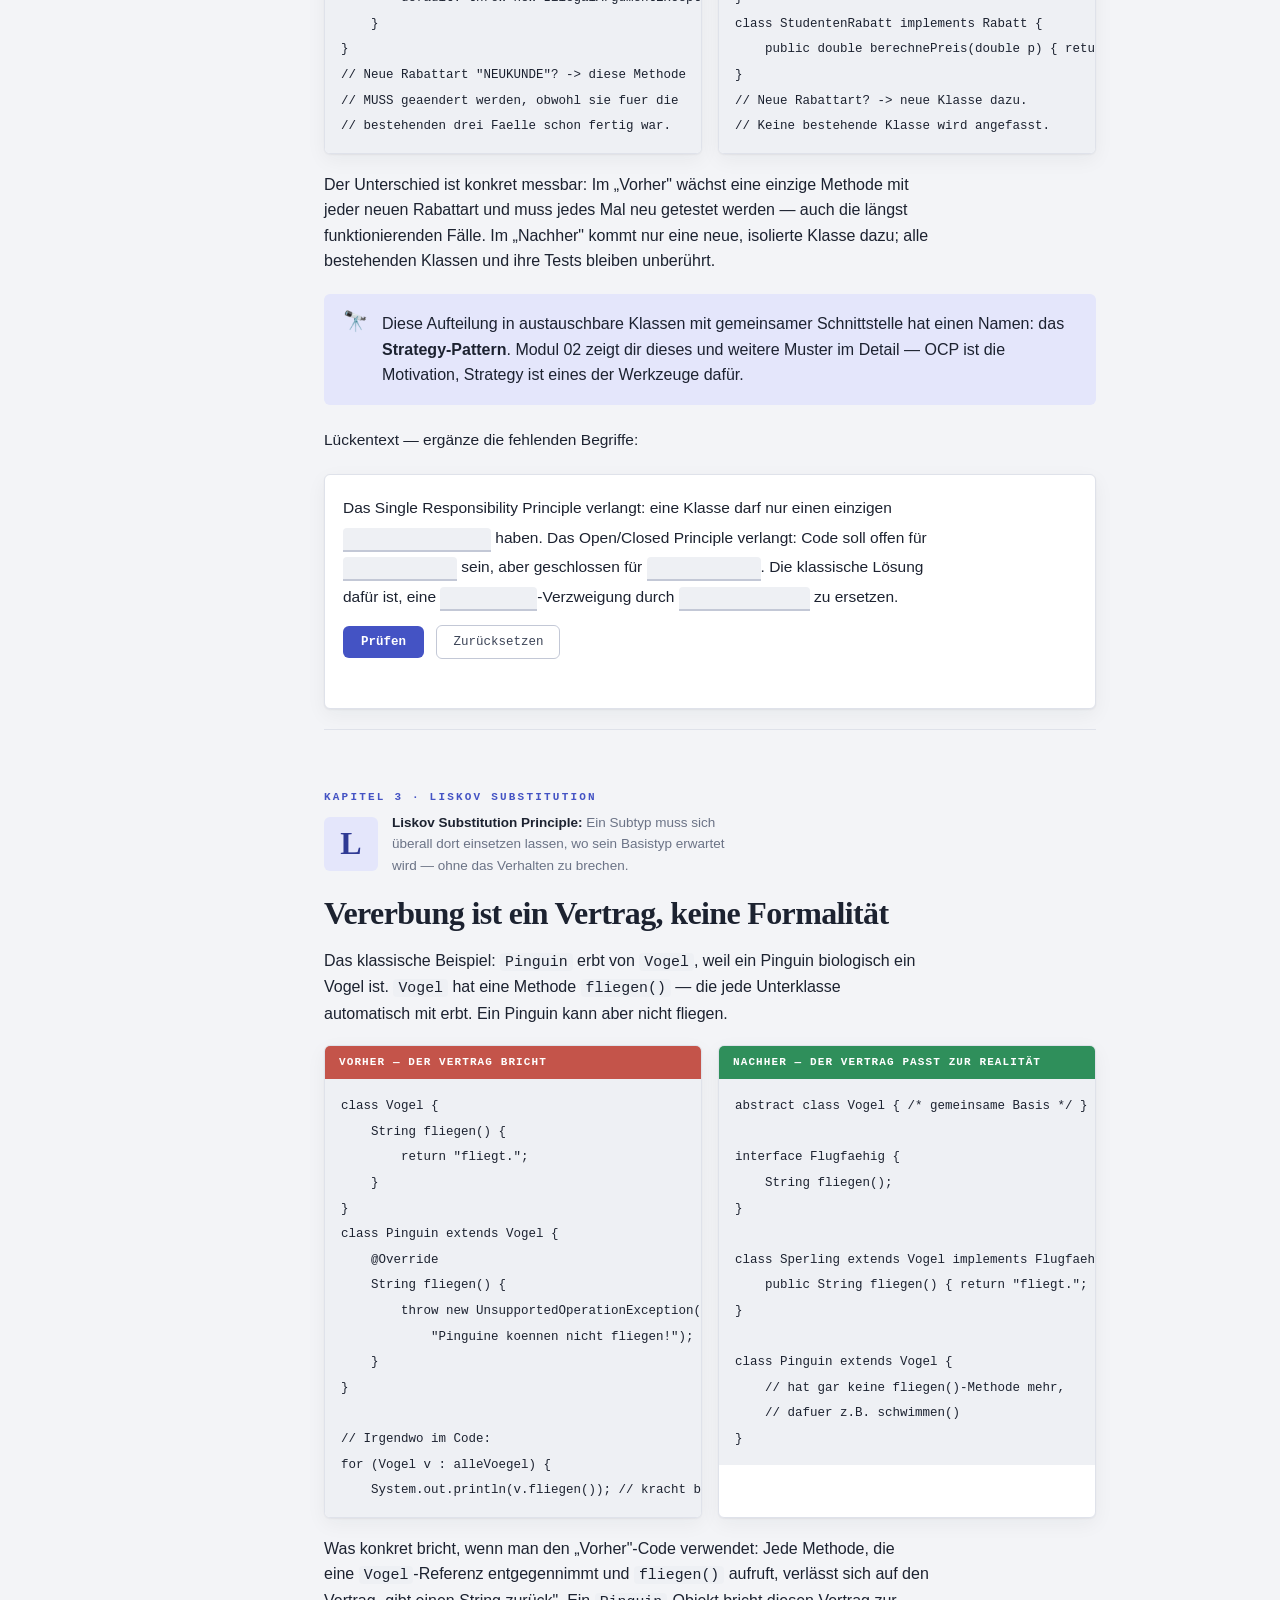
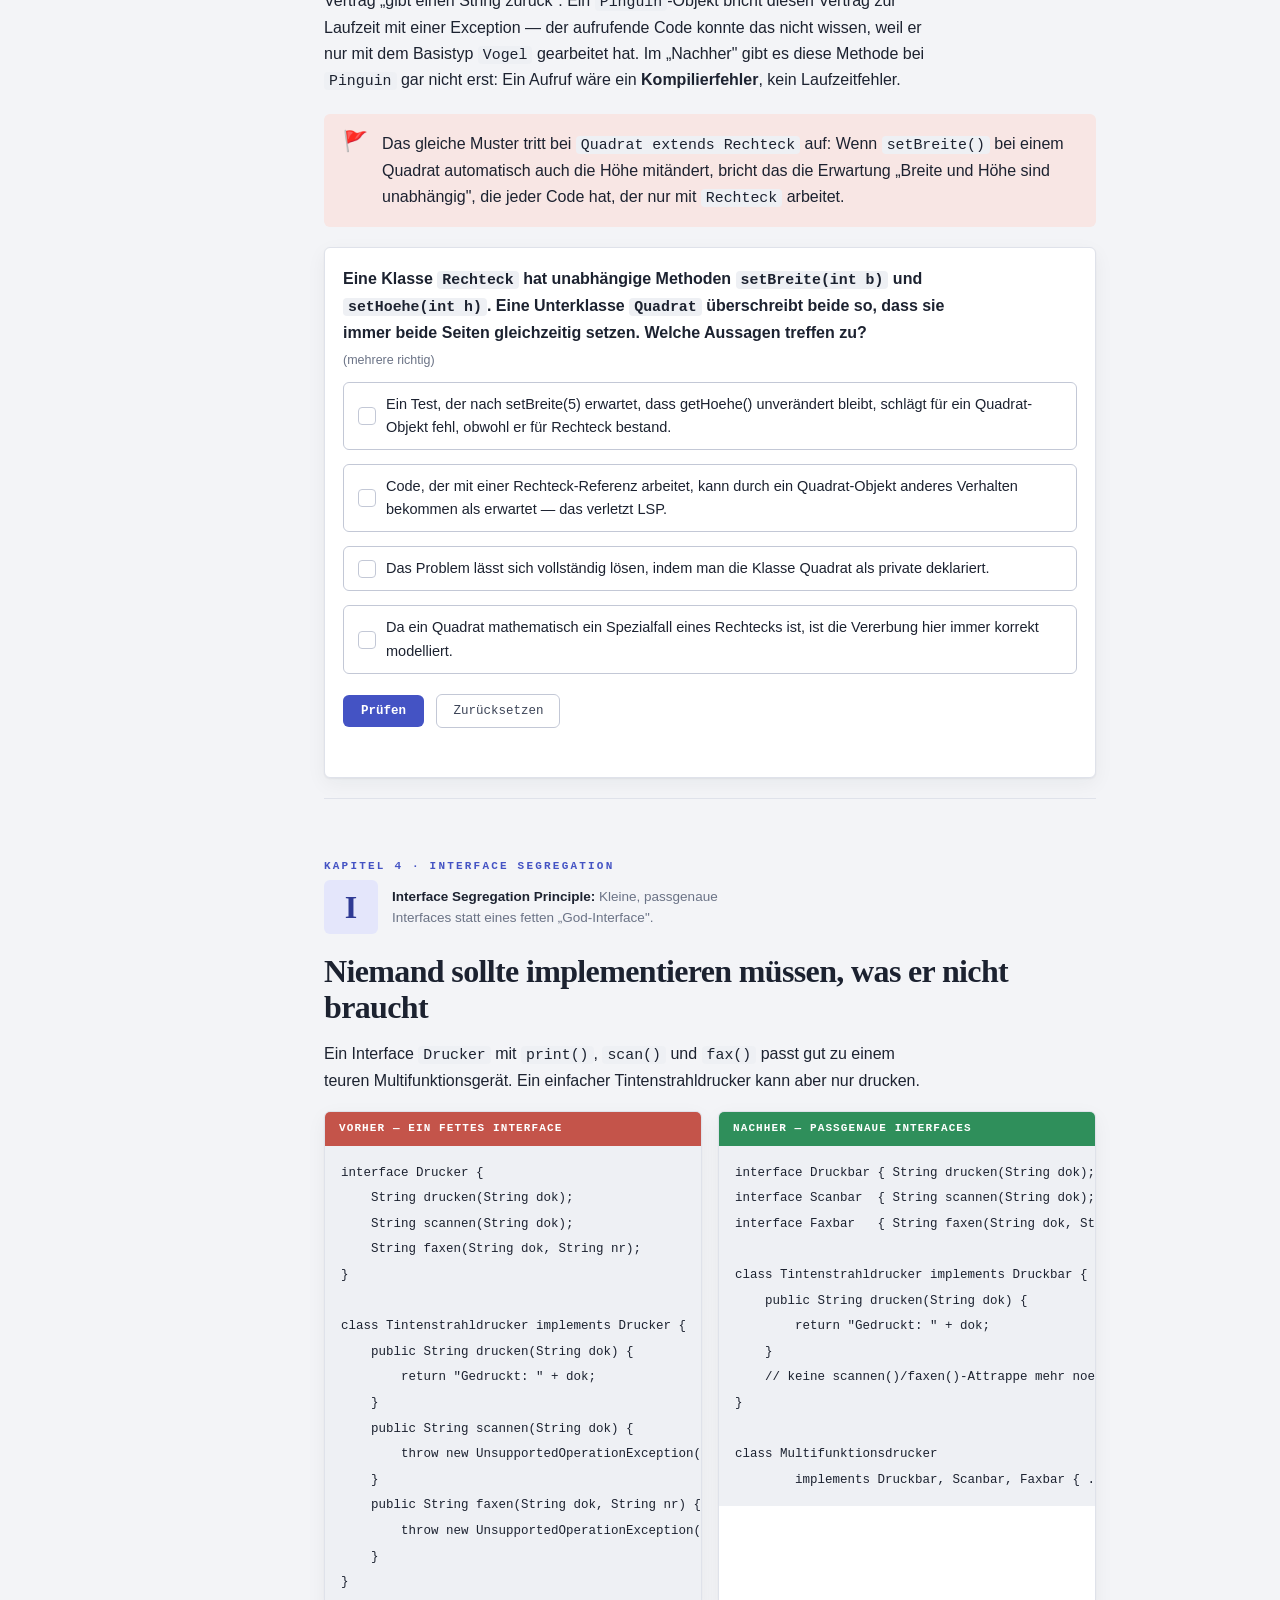
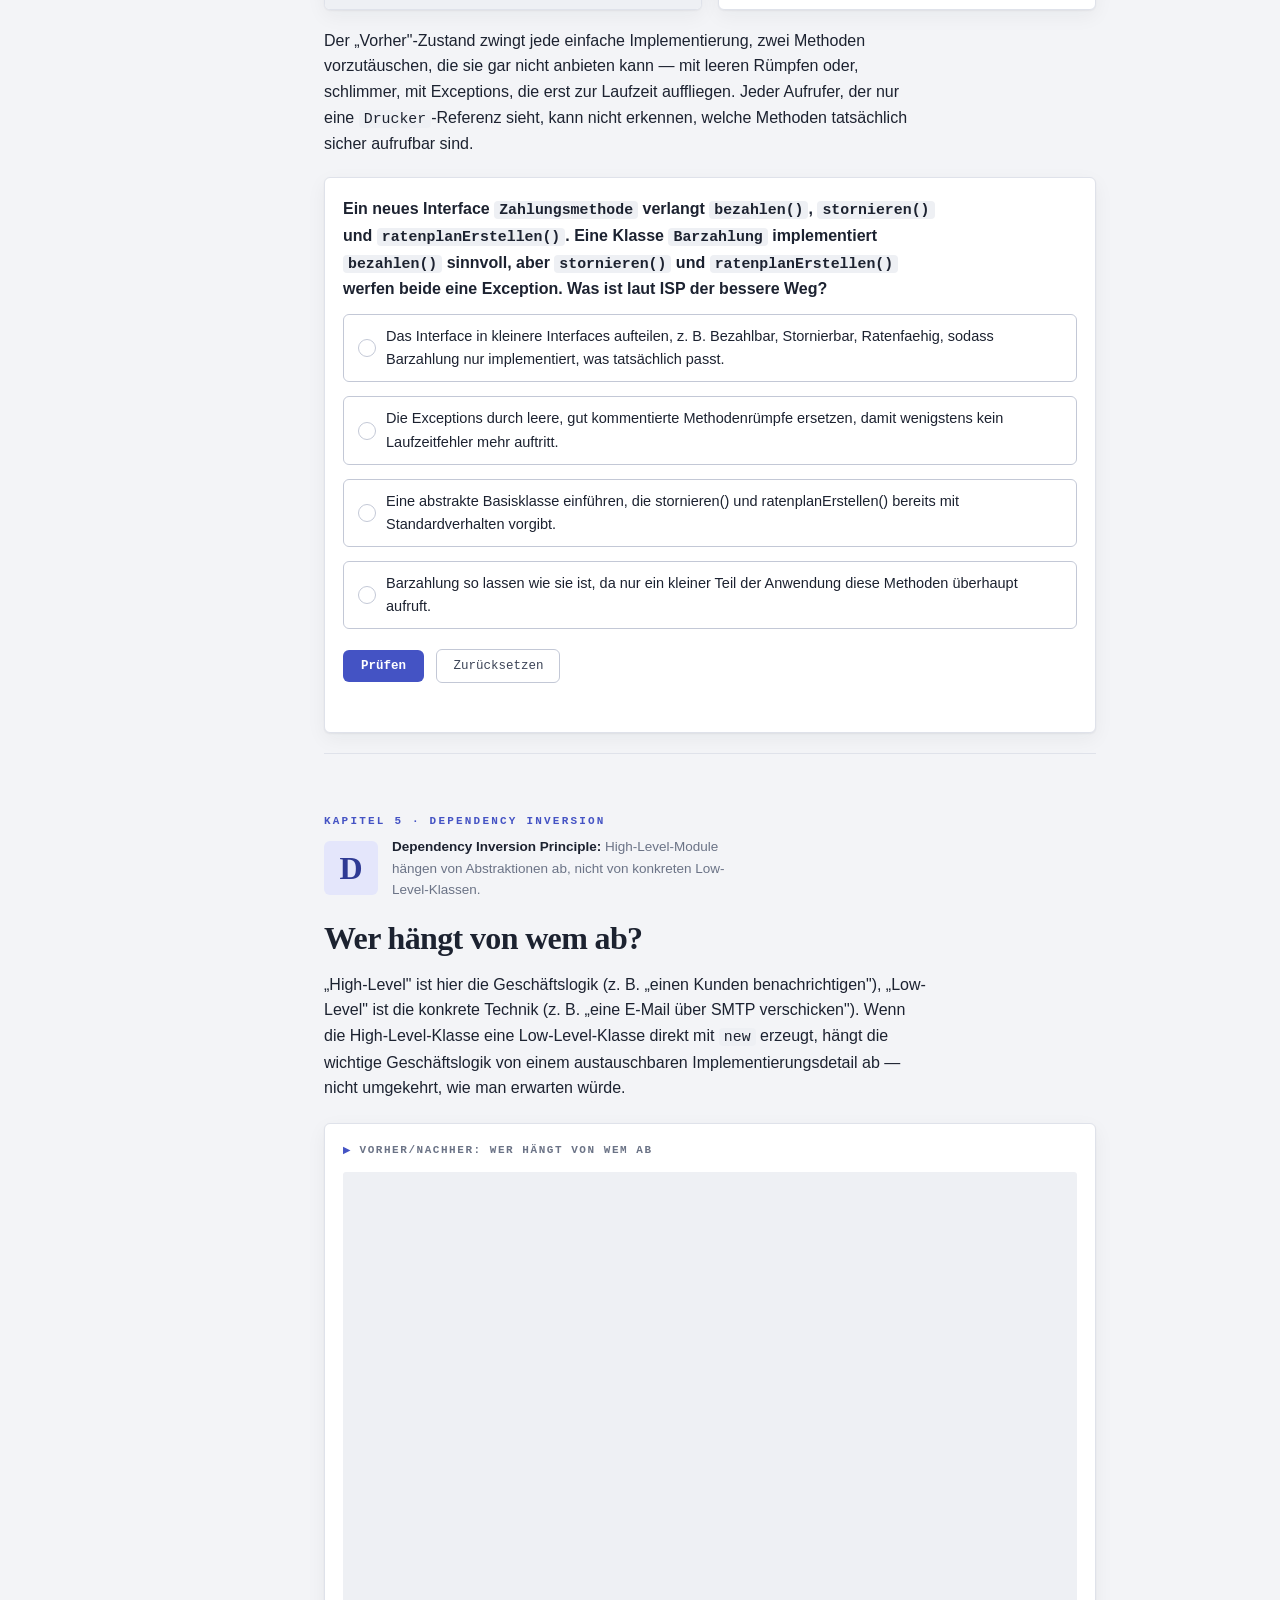
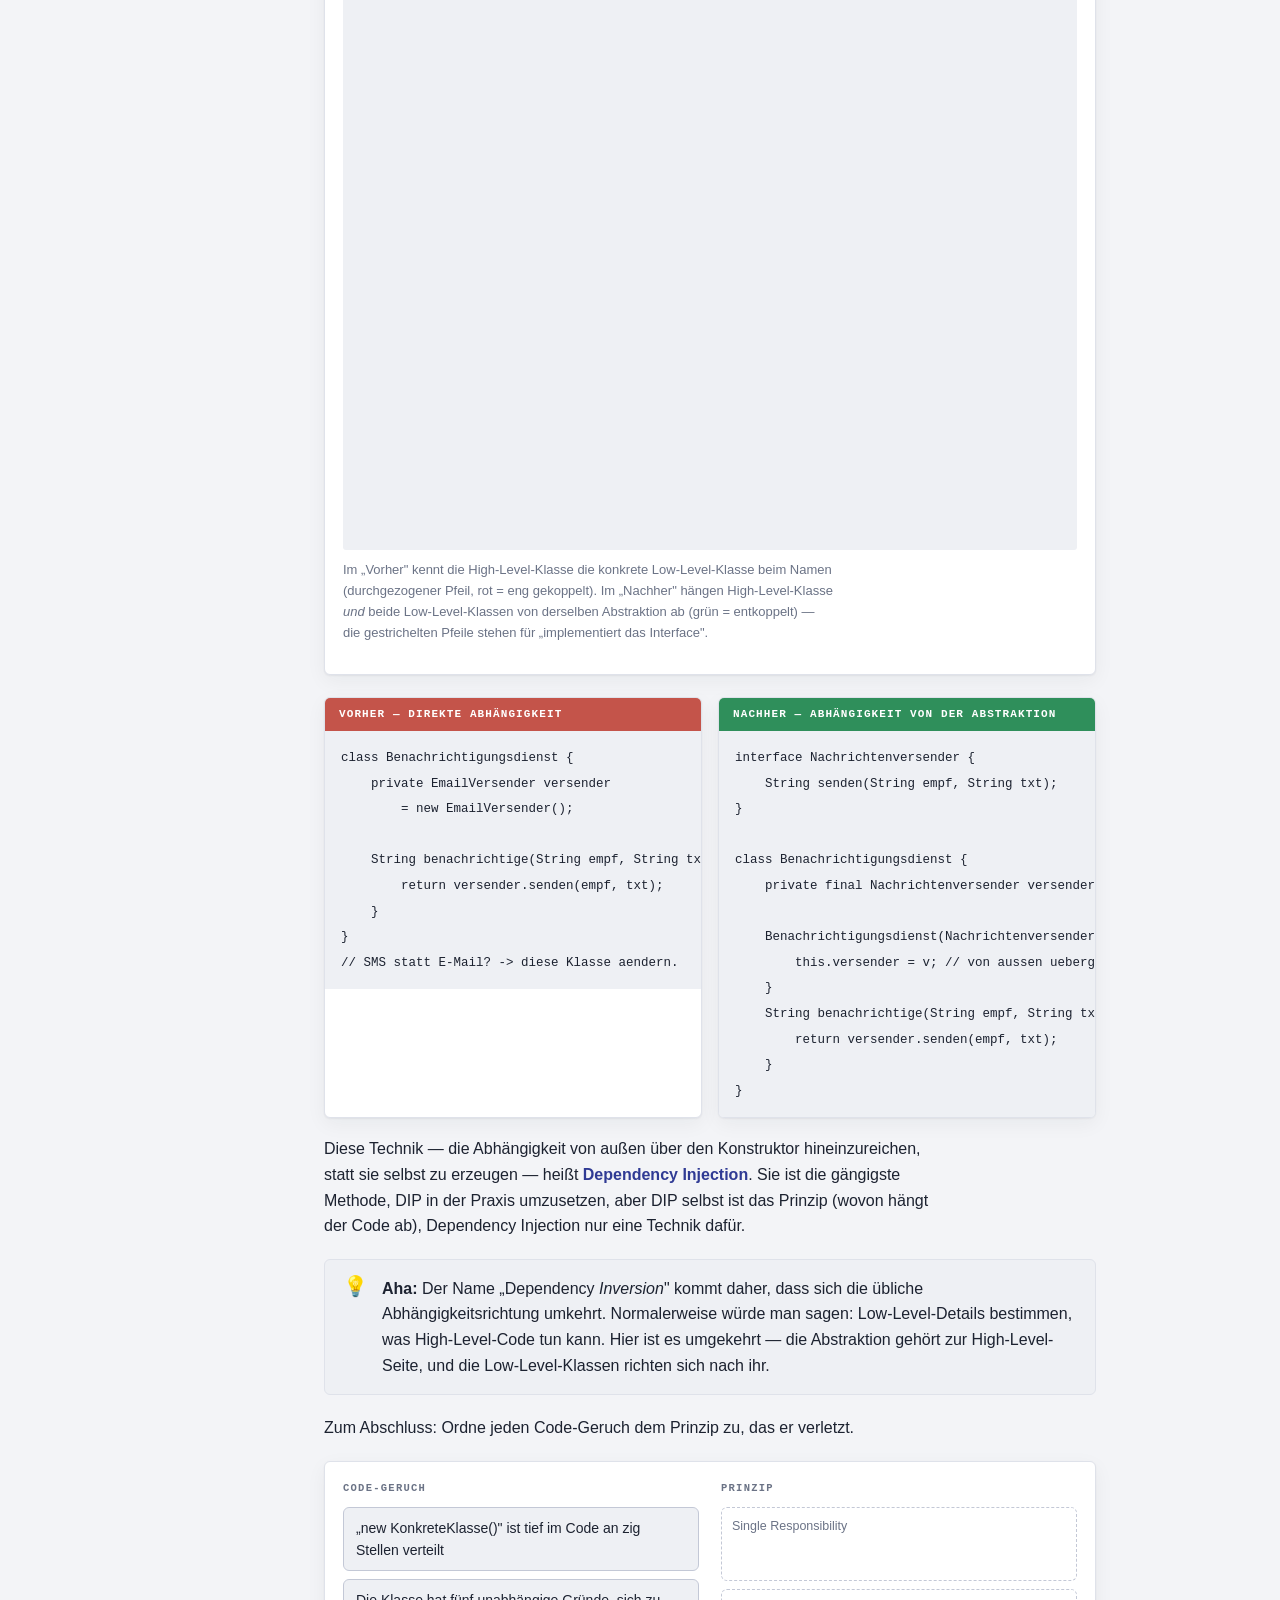
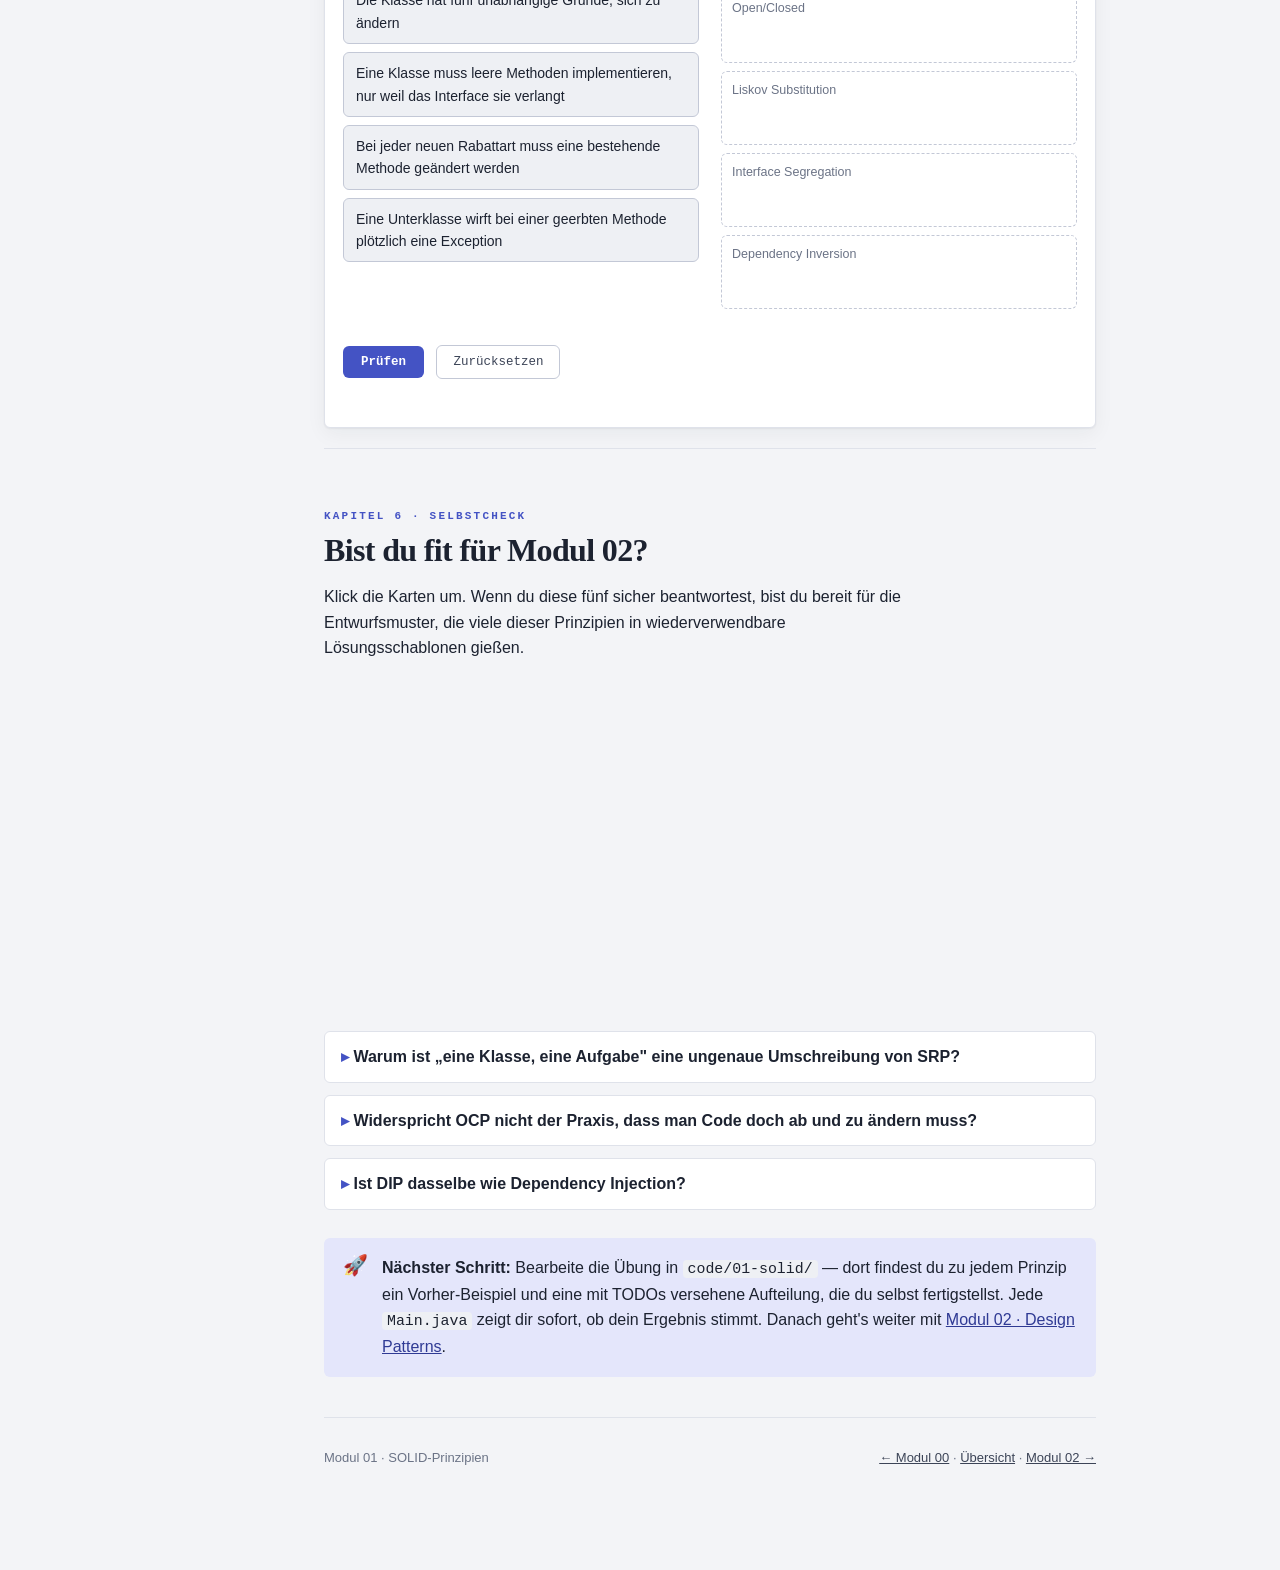
<file: lehrkurse/01_SOLID_Prinzipien.html>
<!DOCTYPE html>
<html lang="de">
<head>
<meta charset="UTF-8">
<meta name="viewport" content="width=device-width, initial-scale=1.0">
<title>SOLID-Prinzipien — Modul 01 · Bootcamp Architektur</title>
<link rel="stylesheet" href="../css/styles.css">
<link rel="icon" type="image/svg+xml" href="../favicon.svg">
<meta name="theme-color" content="#4453c4">
<style>
  /* Modul-spezifische Ergänzungen — nutzen nur Farben aus styles.css/colorpalett.css */
  .principle-row { display: flex; align-items: center; gap: 14px; margin: 4px 0 20px; }
  .principle-letter {
    font-family: var(--display); font-weight: 800; font-size: 32px; color: var(--accent-deep);
    background: var(--accent-tint); width: 54px; height: 54px; border-radius: var(--radius);
    display: grid; place-items: center; flex-shrink: 0;
  }
  .principle-name { font-size: 13.5px; color: var(--ink-mute); max-width: 46ch; }
  .principle-name b { color: var(--ink); }

  .code-cols { display: grid; grid-template-columns: 1fr 1fr; gap: 16px; margin: 18px 0; }
  @media (max-width: 760px) { .code-cols { grid-template-columns: 1fr; } }
  .code-block { background: var(--surface); border: 1px solid var(--hair); border-radius: var(--radius); box-shadow: var(--shadow); overflow: hidden; }
  .code-block__label { font-family: var(--mono); font-size: 11px; letter-spacing: .1em; text-transform: uppercase; font-weight: 700; padding: 8px 14px; color: #fff; }
  .code-block--before .code-block__label { background: var(--warn); }
  .code-block--after .code-block__label { background: var(--good); }
  .code-block--neutral .code-block__label { background: var(--accent); }
  .code-block pre { margin: 0; padding: 14px 16px; overflow-x: auto; background: var(--surface-2); }
  .code-block code { font-family: var(--mono); font-size: 12.5px; line-height: 1.55; color: var(--ink); white-space: pre; }
</style>
</head>
<body>
<div class="shell">

  <aside class="rail">
    <div class="brand">
      <span class="brand__mark">Bootcamp · Architektur</span>
      <span class="brand__name">Softwarearchitektur & Projektplanung</span>
      <span class="brand__sub">Vom ersten Anforderungssatz bis zum fertigen Entwurf</span>
    </div>
    <div class="note-strip">
      Lies der Reihe nach. <b>Spiel mit den Grafiken</b> und rechne die Übungen mit — das bleibt hängen, nicht das bloße Lesen.
    </div>
    <nav class="nav">
      <div class="nav__group">Module</div>
      <a class="nav__task" href="00_Vom_Problem_zum_Plan.html"><span class="nav__num">00</span><span class="nav__label">Vom Problem zum Plan</span></a>
      <a class="nav__task is-active" href="01_SOLID_Prinzipien.html"><span class="nav__num">01</span><span class="nav__label">SOLID-Prinzipien</span></a>
      <a class="nav__task" href="02_Design_Patterns_Grundlagen.html"><span class="nav__num">02</span><span class="nav__label">Design Patterns</span></a>
      <a class="nav__task" href="03_Architekturstile.html"><span class="nav__num">03</span><span class="nav__label">Architekturstile</span></a>
      <a class="nav__task" href="04_Modularitaet_Kopplung_Kohaesion.html"><span class="nav__num">04</span><span class="nav__label">Modularität & Kopplung</span></a>
      <a class="nav__task" href="05_Fallstudie_Kleines_System.html"><span class="nav__num">05</span><span class="nav__label">Fallstudie: Kleines System</span></a>
    </nav>
    <div class="rail__foot">
      <a class="nav__task" href="index.html"><span class="nav__num">←</span><span class="nav__label">Zur Übersicht</span></a>
      <a class="nav__task" href="https://github.com/Lukas-BAG/Bootcamp_Architektur/blob/main/Lernpfad.md" target="_blank" rel="noopener"><span class="nav__num">📅</span><span class="nav__label">Lernpfad</span></a>
      <a class="nav__task" href="../code/01-solid"><span class="nav__num">💻</span><span class="nav__label">Übung: 01-solid</span></a>
    </div>
  </aside>

  <main class="main">
    <header class="masthead">
      <div class="masthead__rule"><span><span class="dot"></span>Modul 01 · Objektorientiertes Design</span><span>~40 Min Lesezeit</span></div>
      <div class="kicker">Prinzipien für änderbaren Code</div>
      <h1>SOLID <em>Prinzipien</em></h1>
      <p class="lede">Dein Code funktioniert heute. Die eigentliche Frage ist: Funktioniert er in sechs Monaten auch noch, wenn eine neue Anforderung dazukommt? SOLID sind fünf Faustregeln, die genau das beeinflussen — nicht als akademische Pflichtübung, sondern als Antwort auf die Frage, warum Code mit der Zeit immer schwerer änderbar wird.</p>
    </header>

    <!-- ══════════ KAPITEL 0 ══════════ -->
    <section class="chapter" id="k0">
      <span class="chapter__tag">Kapitel 0 · Einstieg</span>
      <h2>Warum überhaupt Prinzipien?</h2>
      <p class="lead-in">Fast jedes Softwareprojekt startet schnell und sauber. Nach ein paar Monaten wird jede kleine Änderung zum Drahtseilakt: eine Zeile anpassen, und an drei anderen Stellen bricht etwas. Das ist kein Schicksal — es ist meistens das Ergebnis von fünf immer gleichen Fehlern beim Klassenentwurf.</p>
      <p>SOLID ist ein Akronym für fünf Prinzipien, die Robert C. Martin aus genau diesen wiederkehrenden Fehlern destilliert hat. Sie sind keine Regeln, die man stur immer maximal anwendet — sie sind ein Werkzeug, um zu erkennen, <i>an welcher Stelle</i> ein Entwurf wahrscheinlich Ärger machen wird, wenn sich eine Anforderung ändert:</p>
      <ul>
        <li><b>S</b> — Single Responsibility Principle</li>
        <li><b>O</b> — Open/Closed Principle</li>
        <li><b>L</b> — Liskov Substitution Principle</li>
        <li><b>I</b> — Interface Segregation Principle</li>
        <li><b>D</b> — Dependency Inversion Principle</li>
      </ul>
      <div class="callout callout--think">
        <div class="callout__icon">💡</div>
        <div class="callout__body"><b>Aha:</b> Jedes der fünf Prinzipien beantwortet dieselbe Grundfrage aus einem anderen Blickwinkel: <i>Was passiert mit diesem Code, wenn sich etwas ändert?</i> Deshalb zeigt dieses Modul zu jedem Prinzip ein Vorher/Nachher-Beispiel — der Unterschied wird erst beim Ändern sichtbar, nicht beim ersten Lesen.</div>
      </div>
    </section>

    <!-- ══════════ KAPITEL 1 · S ══════════ -->
    <section class="chapter" id="k1">
      <span class="chapter__tag">Kapitel 1 · Single Responsibility</span>
      <div class="principle-row">
        <span class="principle-letter">S</span>
        <span class="principle-name"><b>Single Responsibility Principle:</b> Eine Klasse sollte nur einen einzigen Grund haben, sich zu ändern.</span>
      </div>
      <h2>Ein Änderungsgrund pro Klasse</h2>
      <p>„Verantwortlichkeit" heißt hier nicht „eine Methode" oder „eine Zeile Code" — es heißt <span class="keyword">ein Änderungsgrund</span>. Wenn eine Klasse aus zwei unabhängigen Gründen geändert werden könnte (z. B. weil sich die Rabattregeln ändern <i>oder</i> weil sich das Druck-Layout ändert), dann hat sie zwei Verantwortlichkeiten — auch wenn sie nur eine Methode dafür pro Aufgabe besitzt.</p>

      <p>Ein klassisches Beispiel: eine <code class="inline">Rechnung</code>-Klasse, die berechnet, druckt <i>und</i> speichert.</p>

      <div class="code-cols">
        <div class="code-block code-block--before">
          <div class="code-block__label">Vorher — drei Gründe, sich zu ändern</div>
          <pre><code>class Rechnung {
    double berechneGesamtbetrag() { ... }

    void drucken() {
        double betrag = berechneGesamtbetrag();
        // Layout-Logik fuer den Ausdruck ...
    }

    void speichern() {
        double betrag = berechneGesamtbetrag();
        // SQL-Statement bauen und ausfuehren ...
    }
}</code></pre>
        </div>
        <div class="code-block code-block--after">
          <div class="code-block__label">Nachher — drei Klassen, drei Gründe</div>
          <pre><code>class Rechnung {
    // nur Daten: Kunde, Positionen ...
}

class RechnungsBerechner {
    double berechneGesamtbetrag(Rechnung r) { ... }
}

class RechnungsDrucker {
    void drucken(Rechnung r, double betrag) { ... }
}

class RechnungsSpeicher {
    void speichern(Rechnung r, double betrag) { ... }
}</code></pre>
        </div>
      </div>

      <p>Der Gewinn zeigt sich nicht beim Lesen, sondern beim <i>Ändern</i>: Wechselt das Buchhaltungsteam die Steuerlogik, ändert sich nur <code class="inline">RechnungsBerechner</code>. Ändert das Design-Team das PDF-Layout, ändert sich nur <code class="inline">RechnungsDrucker</code>. Keine der beiden Änderungen kann versehentlich die jeweils andere Verantwortlichkeit kaputt machen.</p>

      <div class="callout callout--warn">
        <div class="callout__icon">🚩</div>
        <div class="callout__body">Häufiges Missverständnis: SRP heißt <b>nicht</b> „eine Klasse darf nur eine Methode haben". Eine Klasse mit zehn Methoden kann trotzdem SRP-konform sein, solange alle zehn demselben Änderungsgrund dienen (z. B. alle rund um „Berechnung").</div>
      </div>

      <div class="quiz" data-quiz-type="sc">
        <p class="quiz__question">Eine Klasse <code class="inline">Mitarbeiter</code> berechnet das Gehalt, formatiert den Ausdruck des Gehaltszettels und schreibt Änderungen direkt in eine Datenbank-Tabelle. Ein Kollege sagt: „Das ist doch okay, es geht ja immer um denselben Mitarbeiter." Was ist die treffendste Erwiderung?</p>
        <ul class="quiz__options">
          <li class="quiz__option" data-correct>Nicht das Thema zählt: Gehaltsregeln, Ausdruck-Layout und Datenbankschema ändern sich unabhängig und aus verschiedenen Gründen.</li>
          <li class="quiz__option">Stimmt, solange nur eine Klasse existiert, bleibt der Code automatisch übersichtlich und leichter testbar.</li>
          <li class="quiz__option">Das Problem entsteht erst, wenn eine Klasse mehr als drei Methoden besitzt, vorher greift SRP noch nicht.</li>
          <li class="quiz__option">SRP betrifft nur öffentliche Klassen, interne Hilfsklassen dürfen ruhig mehrere Aufgaben übernehmen.</li>
        </ul>
        <button class="quiz__check">Prüfen</button>
        <button class="quiz__reset" type="button">Zurücksetzen</button>
        <div class="quiz__feedback"></div>
      </div>
    </section>

    <!-- ══════════ KAPITEL 2 · O ══════════ -->
    <section class="chapter" id="k2">
      <span class="chapter__tag">Kapitel 2 · Open/Closed</span>
      <div class="principle-row">
        <span class="principle-letter">O</span>
        <span class="principle-name"><b>Open/Closed Principle:</b> Offen für Erweiterung, geschlossen für Änderung.</span>
      </div>
      <h2>Neues Verhalten hinzufügen, ohne Altes anzufassen</h2>
      <p>Ein typisches Warnsignal für eine OCP-Verletzung: eine <code class="inline">switch</code>- oder <code class="inline">if/else</code>-Kette über einen „Typ", die bei jeder neuen Variante um einen weiteren Fall ergänzt werden muss.</p>

      <div class="code-cols">
        <div class="code-block code-block--before">
          <div class="code-block__label">Vorher — switch über den Typ</div>
          <pre><code>double berechnePreis(String typ, double preis) {
    switch (typ) {
        case "STANDARD": return preis;
        case "STUDENT":  return preis * 0.90;
        case "VIP":      return preis * 0.80;
        default: throw new IllegalArgumentException();
    }
}
// Neue Rabattart "NEUKUNDE"? -&gt; diese Methode
// MUSS geaendert werden, obwohl sie fuer die
// bestehenden drei Faelle schon fertig war.</code></pre>
        </div>
        <div class="code-block code-block--after">
          <div class="code-block__label">Nachher — Polymorphismus</div>
          <pre><code>interface Rabatt {
    double berechnePreis(double preis);
}
class StandardRabatt implements Rabatt {
    public double berechnePreis(double p) { return p; }
}
class StudentenRabatt implements Rabatt {
    public double berechnePreis(double p) { return p * 0.90; }
}
// Neue Rabattart? -&gt; neue Klasse dazu.
// Keine bestehende Klasse wird angefasst.</code></pre>
        </div>
      </div>

      <p>Der Unterschied ist konkret messbar: Im „Vorher" wächst eine einzige Methode mit jeder neuen Rabattart und muss jedes Mal neu getestet werden — auch die längst funktionierenden Fälle. Im „Nachher" kommt nur eine neue, isolierte Klasse dazu; alle bestehenden Klassen und ihre Tests bleiben unberührt.</p>

      <div class="callout callout--note">
        <div class="callout__icon">🔭</div>
        <div class="callout__body">Diese Aufteilung in austauschbare Klassen mit gemeinsamer Schnittstelle hat einen Namen: das <b>Strategy-Pattern</b>. Modul 02 zeigt dir dieses und weitere Muster im Detail — OCP ist die Motivation, Strategy ist eines der Werkzeuge dafür.</div>
      </div>

      <p class="cloze__text">Lückentext — ergänze die fehlenden Begriffe:</p>
      <div class="cloze">
        <p class="cloze__text">Das Single Responsibility Principle verlangt: eine Klasse darf nur einen einzigen <input class="cloze__blank" data-answer="Änderungsgrund|Grund|Aenderungsgrund" size="16"> haben. Das Open/Closed Principle verlangt: Code soll offen für <input class="cloze__blank" data-answer="Erweiterung|Erweiterungen" size="12"> sein, aber geschlossen für <input class="cloze__blank" data-answer="Änderung|Änderungen|Aenderung|Aenderungen" size="12">. Die klassische Lösung dafür ist, eine <input class="cloze__blank" data-answer="switch|switch-Anweisung|switch-anweisung" size="10">-Verzweigung durch <input class="cloze__blank" data-answer="Polymorphismus|polymorphismus" size="14"> zu ersetzen.</p>
        <div class="cloze__actions">
          <button class="cloze__check">Prüfen</button>
          <button class="quiz__reset" type="button">Zurücksetzen</button>
        </div>
        <div class="quiz__feedback"></div>
      </div>
    </section>

    <!-- ══════════ KAPITEL 3 · L ══════════ -->
    <section class="chapter" id="k3">
      <span class="chapter__tag">Kapitel 3 · Liskov Substitution</span>
      <div class="principle-row">
        <span class="principle-letter">L</span>
        <span class="principle-name"><b>Liskov Substitution Principle:</b> Ein Subtyp muss sich überall dort einsetzen lassen, wo sein Basistyp erwartet wird — ohne das Verhalten zu brechen.</span>
      </div>
      <h2>Vererbung ist ein Vertrag, keine Formalität</h2>
      <p>Das klassische Beispiel: <code class="inline">Pinguin</code> erbt von <code class="inline">Vogel</code>, weil ein Pinguin biologisch ein Vogel ist. <code class="inline">Vogel</code> hat eine Methode <code class="inline">fliegen()</code> — die jede Unterklasse automatisch mit erbt. Ein Pinguin kann aber nicht fliegen.</p>

      <div class="code-cols">
        <div class="code-block code-block--before">
          <div class="code-block__label">Vorher — der Vertrag bricht</div>
          <pre><code>class Vogel {
    String fliegen() {
        return "fliegt.";
    }
}
class Pinguin extends Vogel {
    @Override
    String fliegen() {
        throw new UnsupportedOperationException(
            "Pinguine koennen nicht fliegen!");
    }
}

// Irgendwo im Code:
for (Vogel v : alleVoegel) {
    System.out.println(v.fliegen()); // kracht bei Pinguin</code></pre>
        </div>
        <div class="code-block code-block--after">
          <div class="code-block__label">Nachher — der Vertrag passt zur Realität</div>
          <pre><code>abstract class Vogel { /* gemeinsame Basis */ }

interface Flugfaehig {
    String fliegen();
}

class Sperling extends Vogel implements Flugfaehig {
    public String fliegen() { return "fliegt."; }
}

class Pinguin extends Vogel {
    // hat gar keine fliegen()-Methode mehr,
    // dafuer z.B. schwimmen()
}</code></pre>
        </div>
      </div>

      <p>Was konkret bricht, wenn man den „Vorher"-Code verwendet: Jede Methode, die eine <code class="inline">Vogel</code>-Referenz entgegennimmt und <code class="inline">fliegen()</code> aufruft, verlässt sich auf den Vertrag „gibt einen String zurück". Ein <code class="inline">Pinguin</code>-Objekt bricht diesen Vertrag zur Laufzeit mit einer Exception — der aufrufende Code konnte das nicht wissen, weil er nur mit dem Basistyp <code class="inline">Vogel</code> gearbeitet hat. Im „Nachher" gibt es diese Methode bei <code class="inline">Pinguin</code> gar nicht erst: Ein Aufruf wäre ein <b>Kompilierfehler</b>, kein Laufzeitfehler.</p>

      <div class="callout callout--warn">
        <div class="callout__icon">🚩</div>
        <div class="callout__body">Das gleiche Muster tritt bei <code class="inline">Quadrat extends Rechteck</code> auf: Wenn <code class="inline">setBreite()</code> bei einem Quadrat automatisch auch die Höhe mitändert, bricht das die Erwartung „Breite und Höhe sind unabhängig", die jeder Code hat, der nur mit <code class="inline">Rechteck</code> arbeitet.</div>
      </div>

      <div class="quiz" data-quiz-type="mc">
        <p class="quiz__question">Eine Klasse <code class="inline">Rechteck</code> hat unabhängige Methoden <code class="inline">setBreite(int b)</code> und <code class="inline">setHoehe(int h)</code>. Eine Unterklasse <code class="inline">Quadrat</code> überschreibt beide so, dass sie immer <b>beide</b> Seiten gleichzeitig setzen. Welche Aussagen treffen zu? <span class="quiz__hint">(mehrere richtig)</span></p>
        <ul class="quiz__options">
          <li class="quiz__option" data-correct>Ein Test, der nach setBreite(5) erwartet, dass getHoehe() unverändert bleibt, schlägt für ein Quadrat-Objekt fehl, obwohl er für Rechteck bestand.</li>
          <li class="quiz__option" data-correct>Code, der mit einer Rechteck-Referenz arbeitet, kann durch ein Quadrat-Objekt anderes Verhalten bekommen als erwartet — das verletzt LSP.</li>
          <li class="quiz__option">Das Problem lässt sich vollständig lösen, indem man die Klasse Quadrat als private deklariert.</li>
          <li class="quiz__option">Da ein Quadrat mathematisch ein Spezialfall eines Rechtecks ist, ist die Vererbung hier immer korrekt modelliert.</li>
        </ul>
        <button class="quiz__check">Prüfen</button>
        <button class="quiz__reset" type="button">Zurücksetzen</button>
        <div class="quiz__feedback"></div>
      </div>
    </section>

    <!-- ══════════ KAPITEL 4 · I ══════════ -->
    <section class="chapter" id="k4">
      <span class="chapter__tag">Kapitel 4 · Interface Segregation</span>
      <div class="principle-row">
        <span class="principle-letter">I</span>
        <span class="principle-name"><b>Interface Segregation Principle:</b> Kleine, passgenaue Interfaces statt eines fetten „God-Interface".</span>
      </div>
      <h2>Niemand sollte implementieren müssen, was er nicht braucht</h2>
      <p>Ein Interface <code class="inline">Drucker</code> mit <code class="inline">print()</code>, <code class="inline">scan()</code> und <code class="inline">fax()</code> passt gut zu einem teuren Multifunktionsgerät. Ein einfacher Tintenstrahldrucker kann aber nur drucken.</p>

      <div class="code-cols">
        <div class="code-block code-block--before">
          <div class="code-block__label">Vorher — ein fettes Interface</div>
          <pre><code>interface Drucker {
    String drucken(String dok);
    String scannen(String dok);
    String faxen(String dok, String nr);
}

class Tintenstrahldrucker implements Drucker {
    public String drucken(String dok) {
        return "Gedruckt: " + dok;
    }
    public String scannen(String dok) {
        throw new UnsupportedOperationException();
    }
    public String faxen(String dok, String nr) {
        throw new UnsupportedOperationException();
    }
}</code></pre>
        </div>
        <div class="code-block code-block--after">
          <div class="code-block__label">Nachher — passgenaue Interfaces</div>
          <pre><code>interface Druckbar { String drucken(String dok); }
interface Scanbar  { String scannen(String dok); }
interface Faxbar   { String faxen(String dok, String nr); }

class Tintenstrahldrucker implements Druckbar {
    public String drucken(String dok) {
        return "Gedruckt: " + dok;
    }
    // keine scannen()/faxen()-Attrappe mehr noetig
}

class Multifunktionsdrucker
        implements Druckbar, Scanbar, Faxbar { ... }</code></pre>
        </div>
      </div>

      <p>Der „Vorher"-Zustand zwingt jede einfache Implementierung, zwei Methoden vorzutäuschen, die sie gar nicht anbieten kann — mit leeren Rümpfen oder, schlimmer, mit Exceptions, die erst zur Laufzeit auffliegen. Jeder Aufrufer, der nur eine <code class="inline">Drucker</code>-Referenz sieht, kann nicht erkennen, welche Methoden tatsächlich sicher aufrufbar sind.</p>

      <div class="quiz" data-quiz-type="sc">
        <p class="quiz__question">Ein neues Interface <code class="inline">Zahlungsmethode</code> verlangt <code class="inline">bezahlen()</code>, <code class="inline">stornieren()</code> und <code class="inline">ratenplanErstellen()</code>. Eine Klasse <code class="inline">Barzahlung</code> implementiert <code class="inline">bezahlen()</code> sinnvoll, aber <code class="inline">stornieren()</code> und <code class="inline">ratenplanErstellen()</code> werfen beide eine Exception. Was ist laut ISP der bessere Weg?</p>
        <ul class="quiz__options">
          <li class="quiz__option" data-correct>Das Interface in kleinere Interfaces aufteilen, z. B. Bezahlbar, Stornierbar, Ratenfaehig, sodass Barzahlung nur implementiert, was tatsächlich passt.</li>
          <li class="quiz__option">Die Exceptions durch leere, gut kommentierte Methodenrümpfe ersetzen, damit wenigstens kein Laufzeitfehler mehr auftritt.</li>
          <li class="quiz__option">Eine abstrakte Basisklasse einführen, die stornieren() und ratenplanErstellen() bereits mit Standardverhalten vorgibt.</li>
          <li class="quiz__option">Barzahlung so lassen wie sie ist, da nur ein kleiner Teil der Anwendung diese Methoden überhaupt aufruft.</li>
        </ul>
        <button class="quiz__check">Prüfen</button>
        <button class="quiz__reset" type="button">Zurücksetzen</button>
        <div class="quiz__feedback"></div>
      </div>
    </section>

    <!-- ══════════ KAPITEL 5 · D ══════════ -->
    <section class="chapter" id="k5">
      <span class="chapter__tag">Kapitel 5 · Dependency Inversion</span>
      <div class="principle-row">
        <span class="principle-letter">D</span>
        <span class="principle-name"><b>Dependency Inversion Principle:</b> High-Level-Module hängen von Abstraktionen ab, nicht von konkreten Low-Level-Klassen.</span>
      </div>
      <h2>Wer hängt von wem ab?</h2>
      <p>„High-Level" ist hier die Geschäftslogik (z. B. „einen Kunden benachrichtigen"), „Low-Level" ist die konkrete Technik (z. B. „eine E-Mail über SMTP verschicken"). Wenn die High-Level-Klasse eine Low-Level-Klasse direkt mit <code class="inline">new</code> erzeugt, hängt die wichtige Geschäftslogik von einem austauschbaren Implementierungsdetail ab — nicht umgekehrt, wie man erwarten würde.</p>

      <div class="viz">
        <div class="viz__title">Vorher/Nachher: wer hängt von wem ab</div>
        <canvas id="dipChart" height="400"></canvas>
        <p class="viz__cap">Im „Vorher" kennt die High-Level-Klasse die konkrete Low-Level-Klasse beim Namen (durchgezogener Pfeil, rot = eng gekoppelt). Im „Nachher" hängen High-Level-Klasse <i>und</i> beide Low-Level-Klassen von derselben Abstraktion ab (grün = entkoppelt) — die gestrichelten Pfeile stehen für „implementiert das Interface".</p>
      </div>

      <div class="code-cols">
        <div class="code-block code-block--before">
          <div class="code-block__label">Vorher — direkte Abhängigkeit</div>
          <pre><code>class Benachrichtigungsdienst {
    private EmailVersender versender
        = new EmailVersender();

    String benachrichtige(String empf, String txt) {
        return versender.senden(empf, txt);
    }
}
// SMS statt E-Mail? -&gt; diese Klasse aendern.</code></pre>
        </div>
        <div class="code-block code-block--after">
          <div class="code-block__label">Nachher — Abhängigkeit von der Abstraktion</div>
          <pre><code>interface Nachrichtenversender {
    String senden(String empf, String txt);
}

class Benachrichtigungsdienst {
    private final Nachrichtenversender versender;

    Benachrichtigungsdienst(Nachrichtenversender v) {
        this.versender = v; // von aussen uebergeben
    }
    String benachrichtige(String empf, String txt) {
        return versender.senden(empf, txt);
    }
}</code></pre>
        </div>
      </div>

      <p>Diese Technik — die Abhängigkeit von außen über den Konstruktor hineinzureichen, statt sie selbst zu erzeugen — heißt <span class="keyword">Dependency Injection</span>. Sie ist die gängigste Methode, DIP in der Praxis umzusetzen, aber DIP selbst ist das Prinzip (wovon hängt der Code ab), Dependency Injection nur eine Technik dafür.</p>

      <div class="callout callout--think">
        <div class="callout__icon">💡</div>
        <div class="callout__body"><b>Aha:</b> Der Name „Dependency <i>Inversion</i>" kommt daher, dass sich die übliche Abhängigkeitsrichtung umkehrt. Normalerweise würde man sagen: Low-Level-Details bestimmen, was High-Level-Code tun kann. Hier ist es umgekehrt — die Abstraktion gehört zur High-Level-Seite, und die Low-Level-Klassen richten sich nach ihr.</div>
      </div>

      <p>Zum Abschluss: Ordne jeden Code-Geruch dem Prinzip zu, das er verletzt.</p>
      <div class="dragdrop">
        <div class="dragdrop__layout">
          <div class="dragdrop__pool">
            <span class="dragdrop__col-label">Code-Geruch</span>
            <div class="dragdrop__item" data-match="dip">„new KonkreteKlasse()" ist tief im Code an zig Stellen verteilt</div>
            <div class="dragdrop__item" data-match="srp">Die Klasse hat fünf unabhängige Gründe, sich zu ändern</div>
            <div class="dragdrop__item" data-match="isp">Eine Klasse muss leere Methoden implementieren, nur weil das Interface sie verlangt</div>
            <div class="dragdrop__item" data-match="ocp">Bei jeder neuen Rabattart muss eine bestehende Methode geändert werden</div>
            <div class="dragdrop__item" data-match="lsp">Eine Unterklasse wirft bei einer geerbten Methode plötzlich eine Exception</div>
          </div>
          <div class="dragdrop__targets">
            <span class="dragdrop__col-label">Prinzip</span>
            <div class="dragdrop__target" data-target="srp"><span class="dragdrop__target-label">Single Responsibility</span><div class="dragdrop__slot"></div></div>
            <div class="dragdrop__target" data-target="ocp"><span class="dragdrop__target-label">Open/Closed</span><div class="dragdrop__slot"></div></div>
            <div class="dragdrop__target" data-target="lsp"><span class="dragdrop__target-label">Liskov Substitution</span><div class="dragdrop__slot"></div></div>
            <div class="dragdrop__target" data-target="isp"><span class="dragdrop__target-label">Interface Segregation</span><div class="dragdrop__slot"></div></div>
            <div class="dragdrop__target" data-target="dip"><span class="dragdrop__target-label">Dependency Inversion</span><div class="dragdrop__slot"></div></div>
          </div>
          <div class="dragdrop__actions">
            <button class="dragdrop__check">Prüfen</button>
            <button class="quiz__reset" type="button">Zurücksetzen</button>
            <div class="quiz__feedback"></div>
          </div>
        </div>
      </div>
    </section>

    <!-- ══════════ KAPITEL 6 ══════════ -->
    <section class="chapter" id="k6">
      <span class="chapter__tag">Kapitel 6 · Selbstcheck</span>
      <h2>Bist du fit für Modul 02?</h2>
      <p>Klick die Karten um. Wenn du diese fünf sicher beantwortest, bist du bereit für die Entwurfsmuster, die viele dieser Prinzipien in wiederverwendbare Lösungsschablonen gießen.</p>

      <div class="cards">
        <div class="card3d"><div class="card3d__inner">
          <div class="card3d__face card3d__front"><span class="card3d__tag">S — SRP</span><span class="card3d__q">Wonach richtet sich beim SRP eine „Verantwortlichkeit"?</span><span class="card3d__hint">klick</span></div>
          <div class="card3d__face card3d__back"><span class="card3d__tag">Antwort</span><span class="card3d__a">Nach dem <i>Änderungsgrund</i>, nicht nach der Anzahl der Methoden — eine Klasse soll nur einen Grund haben, sich zu ändern.</span></div>
        </div></div>
        <div class="card3d"><div class="card3d__inner">
          <div class="card3d__face card3d__front"><span class="card3d__tag">O — OCP</span><span class="card3d__q">Was bedeutet „offen für Erweiterung, geschlossen für Änderung" konkret im Code?</span><span class="card3d__hint">klick</span></div>
          <div class="card3d__face card3d__back"><span class="card3d__tag">Antwort</span><span class="card3d__a">Neues Verhalten fügst du durch eine neue Klasse hinzu (z. B. eine neue Rabatt-Klasse), ohne bestehenden, funktionierenden Code anzufassen.</span></div>
        </div></div>
        <div class="card3d"><div class="card3d__inner">
          <div class="card3d__face card3d__front"><span class="card3d__tag">L — LSP</span><span class="card3d__q">Woran erkennst du eine LSP-Verletzung im Code?</span><span class="card3d__hint">klick</span></div>
          <div class="card3d__face card3d__back"><span class="card3d__tag">Antwort</span><span class="card3d__a">Eine Unterklasse ändert das erwartete Verhalten der Basisklasse — z. B. wirft sie plötzlich eine Exception oder verletzt eine Annahme, auf die sich aufrufender Code verlässt.</span></div>
        </div></div>
        <div class="card3d"><div class="card3d__inner">
          <div class="card3d__face card3d__front"><span class="card3d__tag">I — ISP</span><span class="card3d__q">Was ist das Kernproblem eines „fetten" Interfaces?</span><span class="card3d__hint">klick</span></div>
          <div class="card3d__face card3d__back"><span class="card3d__tag">Antwort</span><span class="card3d__a">Klassen müssen Methoden implementieren, die für sie gar keinen Sinn ergeben — oft mit leeren Rümpfen oder geworfenen Exceptions.</span></div>
        </div></div>
        <div class="card3d"><div class="card3d__inner">
          <div class="card3d__face card3d__front"><span class="card3d__tag">D — DIP</span><span class="card3d__q">Was hängt beim DIP von was ab?</span><span class="card3d__hint">klick</span></div>
          <div class="card3d__face card3d__back"><span class="card3d__tag">Antwort</span><span class="card3d__a">High-Level- <i>und</i> Low-Level-Module hängen beide von einer Abstraktion ab — nicht das High-Level-Modul direkt vom Low-Level-Modul.</span></div>
        </div></div>
      </div>

      <details class="reveal">
        <summary>Warum ist „eine Klasse, eine Aufgabe" eine ungenaue Umschreibung von SRP?</summary>
        <div class="q"><p>Weil „Aufgabe" nach Methodenanzahl klingt. SRP zielt auf <b>Änderungsgründe</b>: Eine Klasse mit zehn eng zusammenhängenden Methoden, die alle aus demselben Anlass geändert werden, ist SRP-konform. Eine Klasse mit zwei Methoden, die aus zwei völlig unabhängigen Gründen geändert werden, verletzt SRP.</p></div>
      </details>
      <details class="reveal">
        <summary>Widerspricht OCP nicht der Praxis, dass man Code doch ab und zu ändern muss?</summary>
        <div class="q"><p>Nein. OCP schließt Bugfixes oder das Ändern von bestehendem, fehlerhaftem Verhalten nicht aus — es geht um den Fall „eine <i>neue Variante</i> kommt dazu" (neue Rabattart, neuer Zahlungsweg). Ziel ist, dass genau <i>dieser</i> Fall keine Kaskade von Änderungen an bereits funktionierendem Code auslöst.</p></div>
      </details>
      <details class="reveal">
        <summary>Ist DIP dasselbe wie Dependency Injection?</summary>
        <div class="q"><p>Nein, auch wenn beide oft zusammen genannt werden. DIP ist das <b>Prinzip</b>: Code soll von Abstraktionen abhängen, nicht von konkreten Klassen. Dependency Injection ist eine <b>Technik</b>, um das umzusetzen — Abhängigkeiten werden von außen hineingereicht (z. B. über den Konstruktor), statt sie selbst mit <code class="inline">new</code> zu erzeugen.</p></div>
      </details>

      <div class="callout callout--note" style="margin-top:28px">
        <div class="callout__icon">🚀</div>
        <div class="callout__body"><b>Nächster Schritt:</b> Bearbeite die Übung in <code class="inline">code/01-solid/</code> — dort findest du zu jedem Prinzip ein Vorher-Beispiel und eine mit TODOs versehene Aufteilung, die du selbst fertigstellst. Jede <code class="inline">Main.java</code> zeigt dir sofort, ob dein Ergebnis stimmt. Danach geht's weiter mit <a href="02_Design_Patterns_Grundlagen.html">Modul 02 · Design Patterns</a>.</div>
      </div>
    </section>

    <footer class="foot">
      <span>Modul 01 · SOLID-Prinzipien</span>
      <span><a href="00_Vom_Problem_zum_Plan.html">← Modul 00</a> · <a href="index.html">Übersicht</a> · <a href="02_Design_Patterns_Grundlagen.html">Modul 02 →</a></span>
    </footer>
  </main>
</div>

<script src="../js/quiz.js"></script>
<script>
/* ── Modul-Visualisierungen ── */
(function(){
  "use strict";
  var css = function(v){ return getComputedStyle(document.documentElement).getPropertyValue(v).trim() || "#4453c4"; };
  function fit(cv){
    var dpr = window.devicePixelRatio || 1;
    var w = cv.clientWidth || 600, h = cv.clientHeight || 400;
    if (cv.width !== w*dpr || cv.height !== h*dpr){ cv.width = w*dpr; cv.height = h*dpr; }
    var ctx = cv.getContext("2d"); ctx.setTransform(dpr,0,0,dpr,0,0);
    return { ctx: ctx, w: w, h: h };
  }

  function roundRect(ctx,x,y,w,h,r){
    ctx.beginPath();
    ctx.moveTo(x+r,y);
    ctx.arcTo(x+w,y,x+w,y+h,r);
    ctx.arcTo(x+w,y+h,x,y+h,r);
    ctx.arcTo(x,y+h,x,y,r);
    ctx.arcTo(x,y,x+w,y,r);
    ctx.closePath();
  }

  function box(ctx,x,y,w,h,lines,borderColor,fillColor){
    ctx.fillStyle = fillColor; ctx.strokeStyle = borderColor; ctx.lineWidth = 1.6;
    roundRect(ctx,x,y,w,h,6); ctx.fill(); ctx.stroke();
    ctx.fillStyle = css("--ink"); ctx.font = "12px 'JetBrains Mono', monospace"; ctx.textAlign = "center";
    var cy = y + h/2 - (lines.length-1)*7;
    lines.forEach(function(line,i){ ctx.fillText(line, x+w/2, cy + i*14 + 4); });
  }

  function arrow(ctx,x1,y1,x2,y2,color,dashed){
    ctx.strokeStyle = color; ctx.fillStyle = color; ctx.lineWidth = 2;
    ctx.setLineDash(dashed ? [5,4] : []);
    ctx.beginPath(); ctx.moveTo(x1,y1); ctx.lineTo(x2,y2); ctx.stroke();
    ctx.setLineDash([]);
    var angle = Math.atan2(y2-y1, x2-x1), size = 7;
    ctx.beginPath();
    ctx.moveTo(x2,y2);
    ctx.lineTo(x2-size*Math.cos(angle-Math.PI/6), y2-size*Math.sin(angle-Math.PI/6));
    ctx.lineTo(x2-size*Math.cos(angle+Math.PI/6), y2-size*Math.sin(angle+Math.PI/6));
    ctx.closePath(); ctx.fill();
  }

  /* ── DIP: Vorher/Nachher Abhängigkeitsdiagramm ── */
  var dipCv = document.getElementById("dipChart");
  function drawDip(){
    if (!dipCv) return;
    var o = fit(dipCv), ctx = o.ctx, w = o.w, h = o.h;
    ctx.clearRect(0,0,w,h);
    ctx.textAlign = "center";

    var splitY = h * 0.36;
    ctx.strokeStyle = css("--hair-strong"); ctx.setLineDash([4,4]); ctx.lineWidth = 1;
    ctx.beginPath(); ctx.moveTo(10, splitY); ctx.lineTo(w-10, splitY); ctx.stroke();
    ctx.setLineDash([]);

    var boxW = Math.min(190, w*0.32), boxH = 52;
    var xA = w*0.20, xB = w*0.80;

    /* Vorher */
    ctx.font = "700 12px 'JetBrains Mono', monospace";
    ctx.fillStyle = css("--warn");
    ctx.fillText("VORHER — eng gekoppelt", w/2, 20);

    var beforeY = 36;
    box(ctx, xA-boxW/2, beforeY, boxW, boxH, ["Benachrichtigungs-","dienst (High-Level)"], css("--hair-strong"), css("--surface"));
    box(ctx, xB-boxW/2, beforeY, boxW, boxH, ["EmailVersender","(konkrete Klasse)"], css("--warn"), css("--warn-tint"));
    ctx.font = "11px 'JetBrains Mono', monospace"; ctx.fillStyle = css("--ink-soft");
    ctx.fillText("erzeugt: new EmailVersender()", w/2, beforeY+boxH/2-14);
    arrow(ctx, xA+boxW/2, beforeY+boxH/2, xB-boxW/2-4, beforeY+boxH/2, css("--warn"), false);
    ctx.font = "11px 'JetBrains Mono', monospace"; ctx.fillStyle = css("--ink-mute");
    ctx.fillText("High-Level kennt die konkrete Low-Level-Klasse direkt.", w/2, beforeY+boxH+20);

    /* Nachher */
    ctx.font = "700 12px 'JetBrains Mono', monospace";
    ctx.fillStyle = css("--good");
    ctx.fillText("NACHHER — entkoppelt über Abstraktion", w/2, splitY+24);

    var afterTopY = splitY+40;
    box(ctx, xA-boxW/2, afterTopY, boxW, boxH, ["Benachrichtigungs-","dienst (High-Level)"], css("--hair-strong"), css("--surface"));
    box(ctx, xB-boxW/2, afterTopY, boxW, boxH, ["«Interface»","Nachrichtenversender"], css("--accent"), css("--accent-tint"));
    ctx.font = "11px 'JetBrains Mono', monospace"; ctx.fillStyle = css("--ink-soft");
    ctx.fillText("hängt ab von (Abstraktion)", w/2, afterTopY+boxH/2-14);
    arrow(ctx, xA+boxW/2, afterTopY+boxH/2, xB-boxW/2-4, afterTopY+boxH/2, css("--good"), false);

    var lowY = afterTopY+boxH+44, lowBoxW = boxW*0.85, lowBoxH = boxH-8;
    var xE = xB-lowBoxW*0.72, xS = xB+lowBoxW*0.72;
    box(ctx, xE-lowBoxW/2, lowY, lowBoxW, lowBoxH, ["EmailVersender"], css("--good"), css("--good-tint"));
    box(ctx, xS-lowBoxW/2, lowY, lowBoxW, lowBoxH, ["SmsVersender"], css("--good"), css("--good-tint"));
    arrow(ctx, xE, lowY, xB-16, afterTopY+boxH+4, css("--good"), true);
    arrow(ctx, xS, lowY, xB+16, afterTopY+boxH+4, css("--good"), true);

    ctx.font = "11px 'JetBrains Mono', monospace"; ctx.fillStyle = css("--ink-mute");
    ctx.fillText("gestrichelt = „implementiert" — beide hängen von derselben Abstraktion ab.", w/2, lowY+lowBoxH+20);
  }

  function redrawAll(){ drawDip(); }
  window.addEventListener("resize", redrawAll);
  window.addEventListener("load", redrawAll);
  redrawAll();
})();
</script>
</body>
</html>
</file>
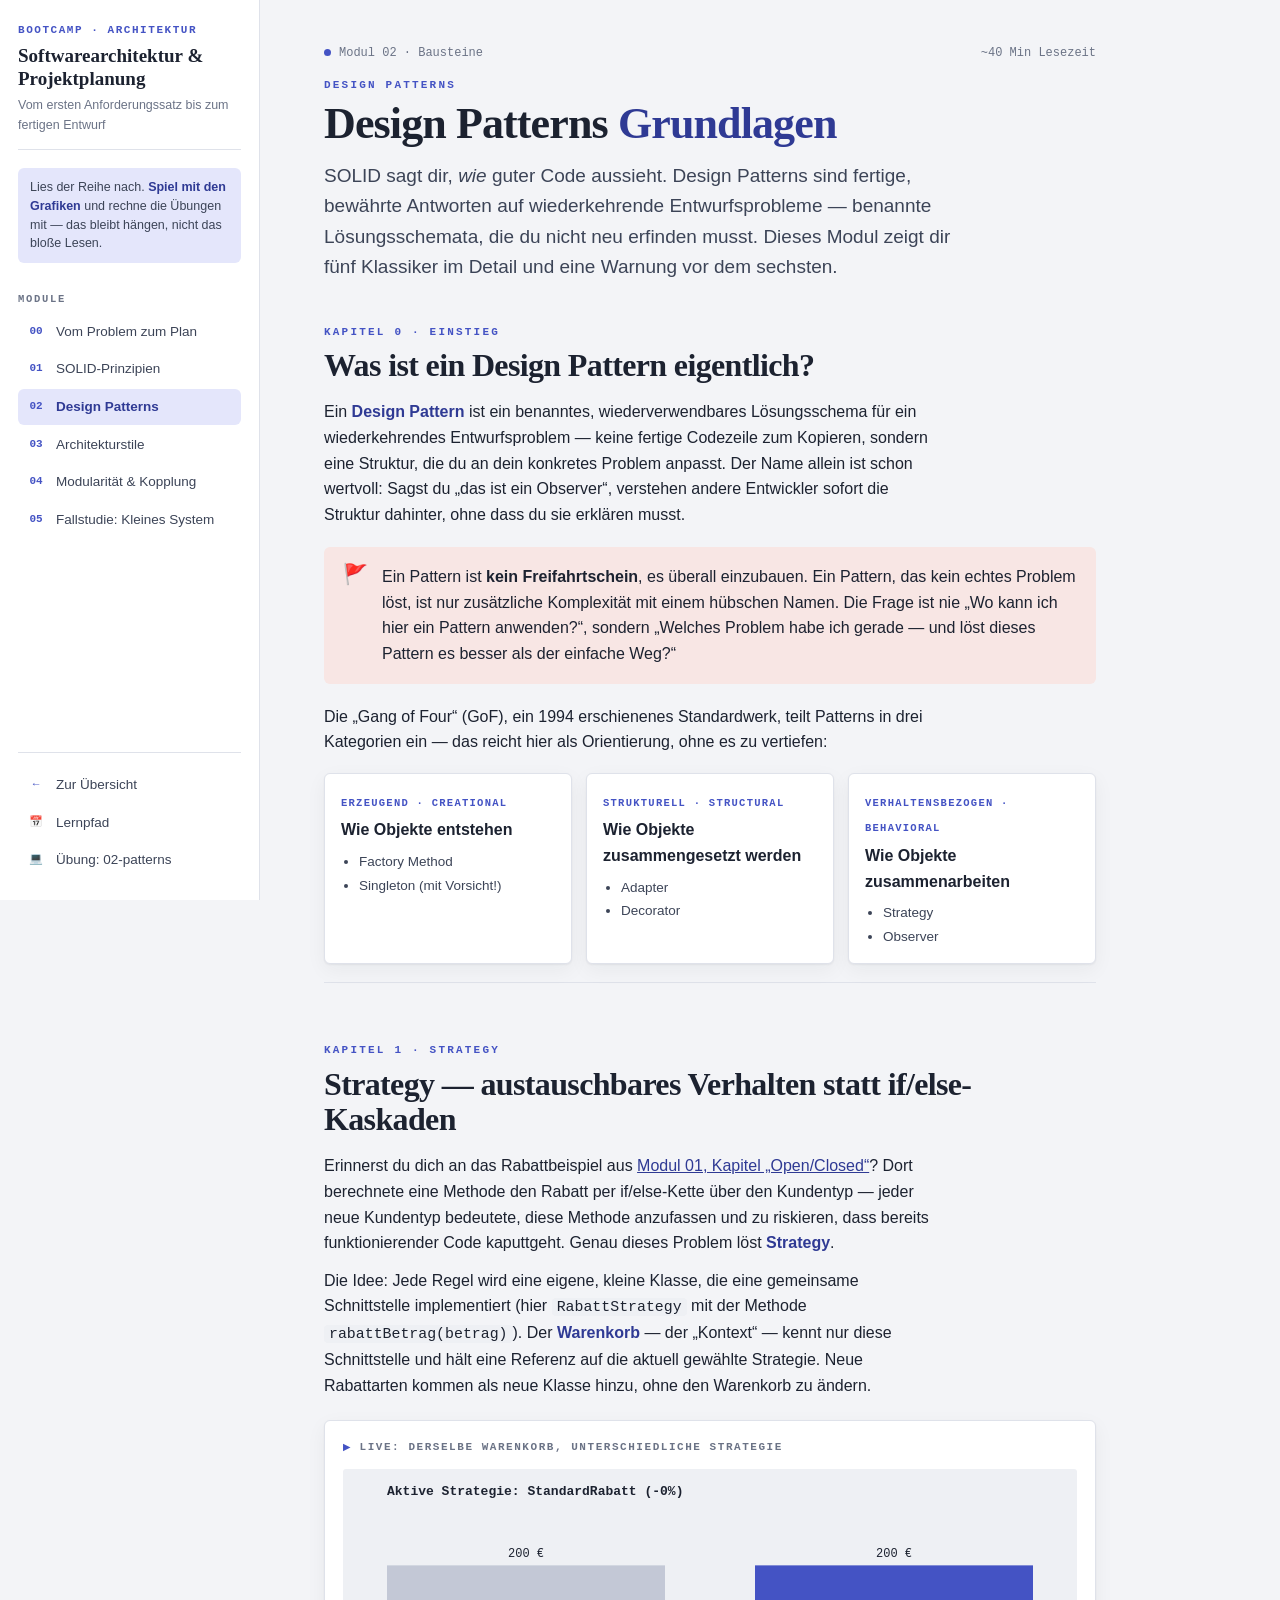
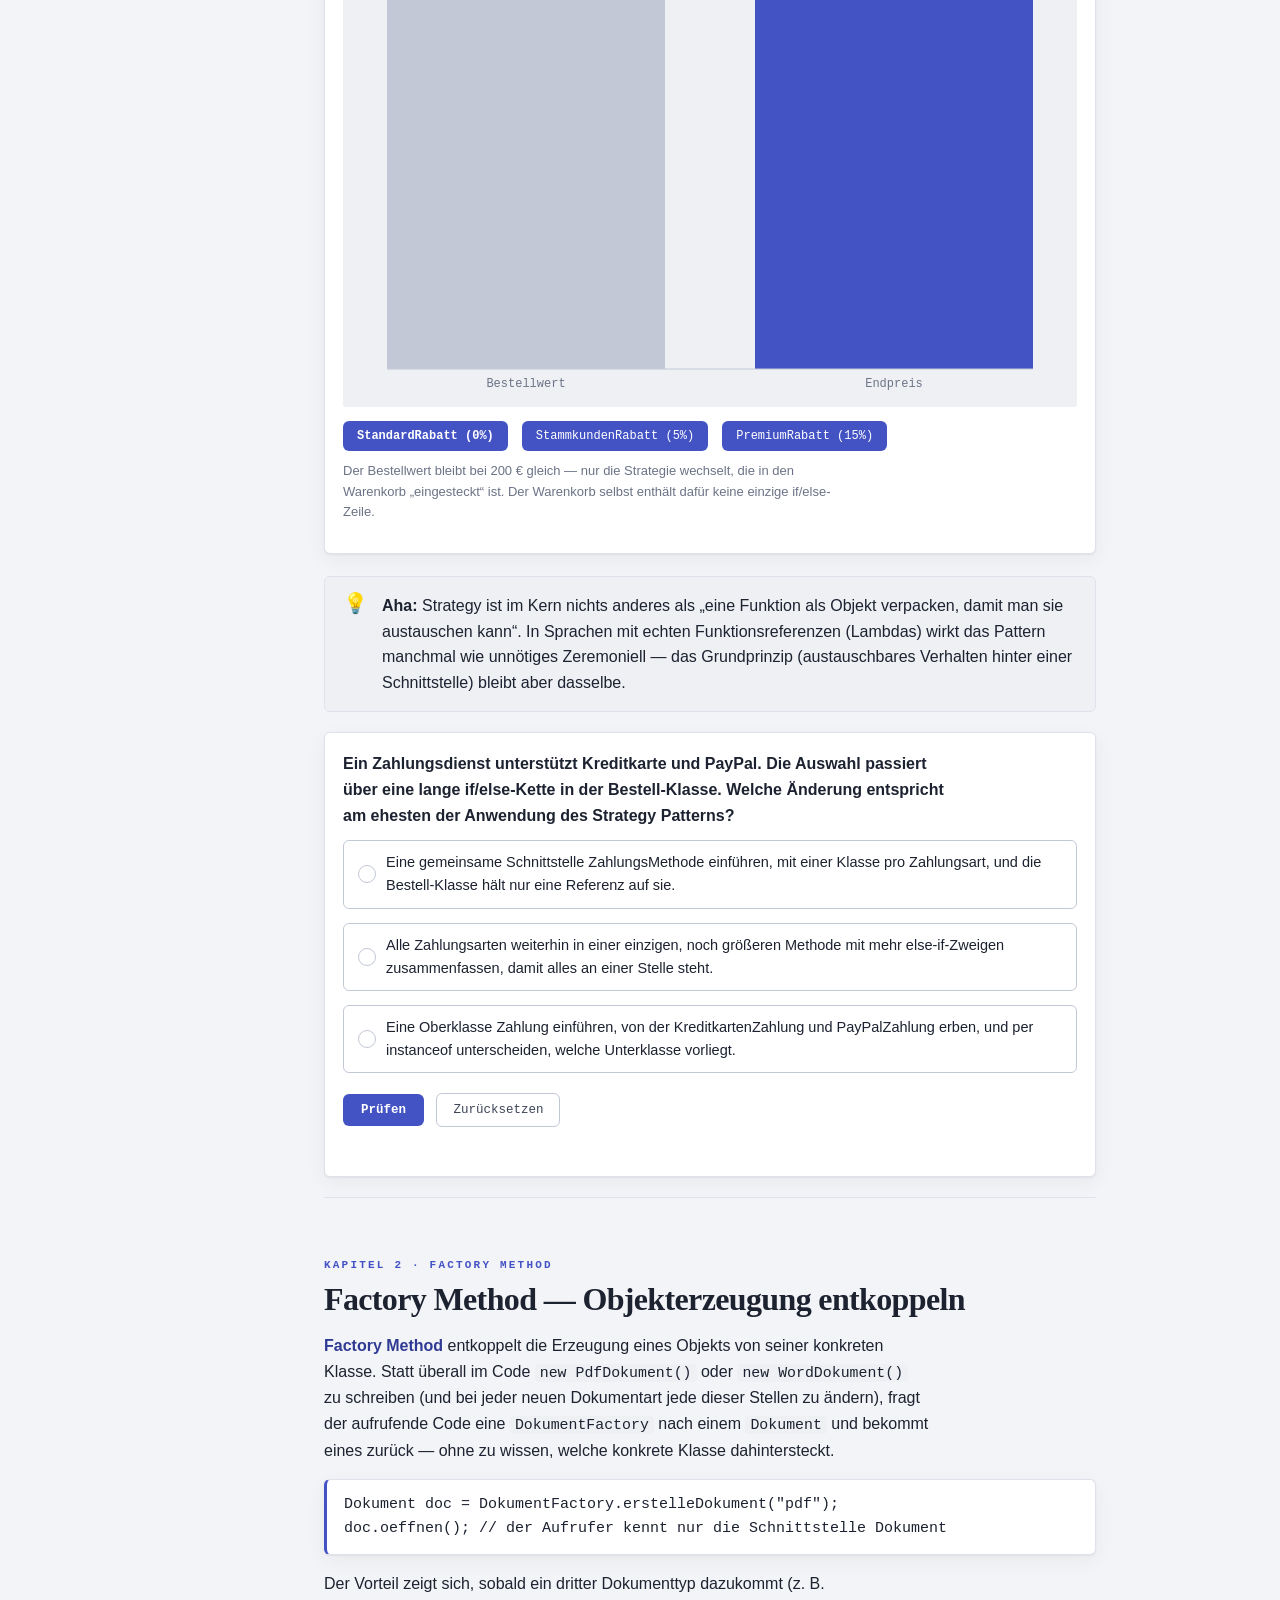
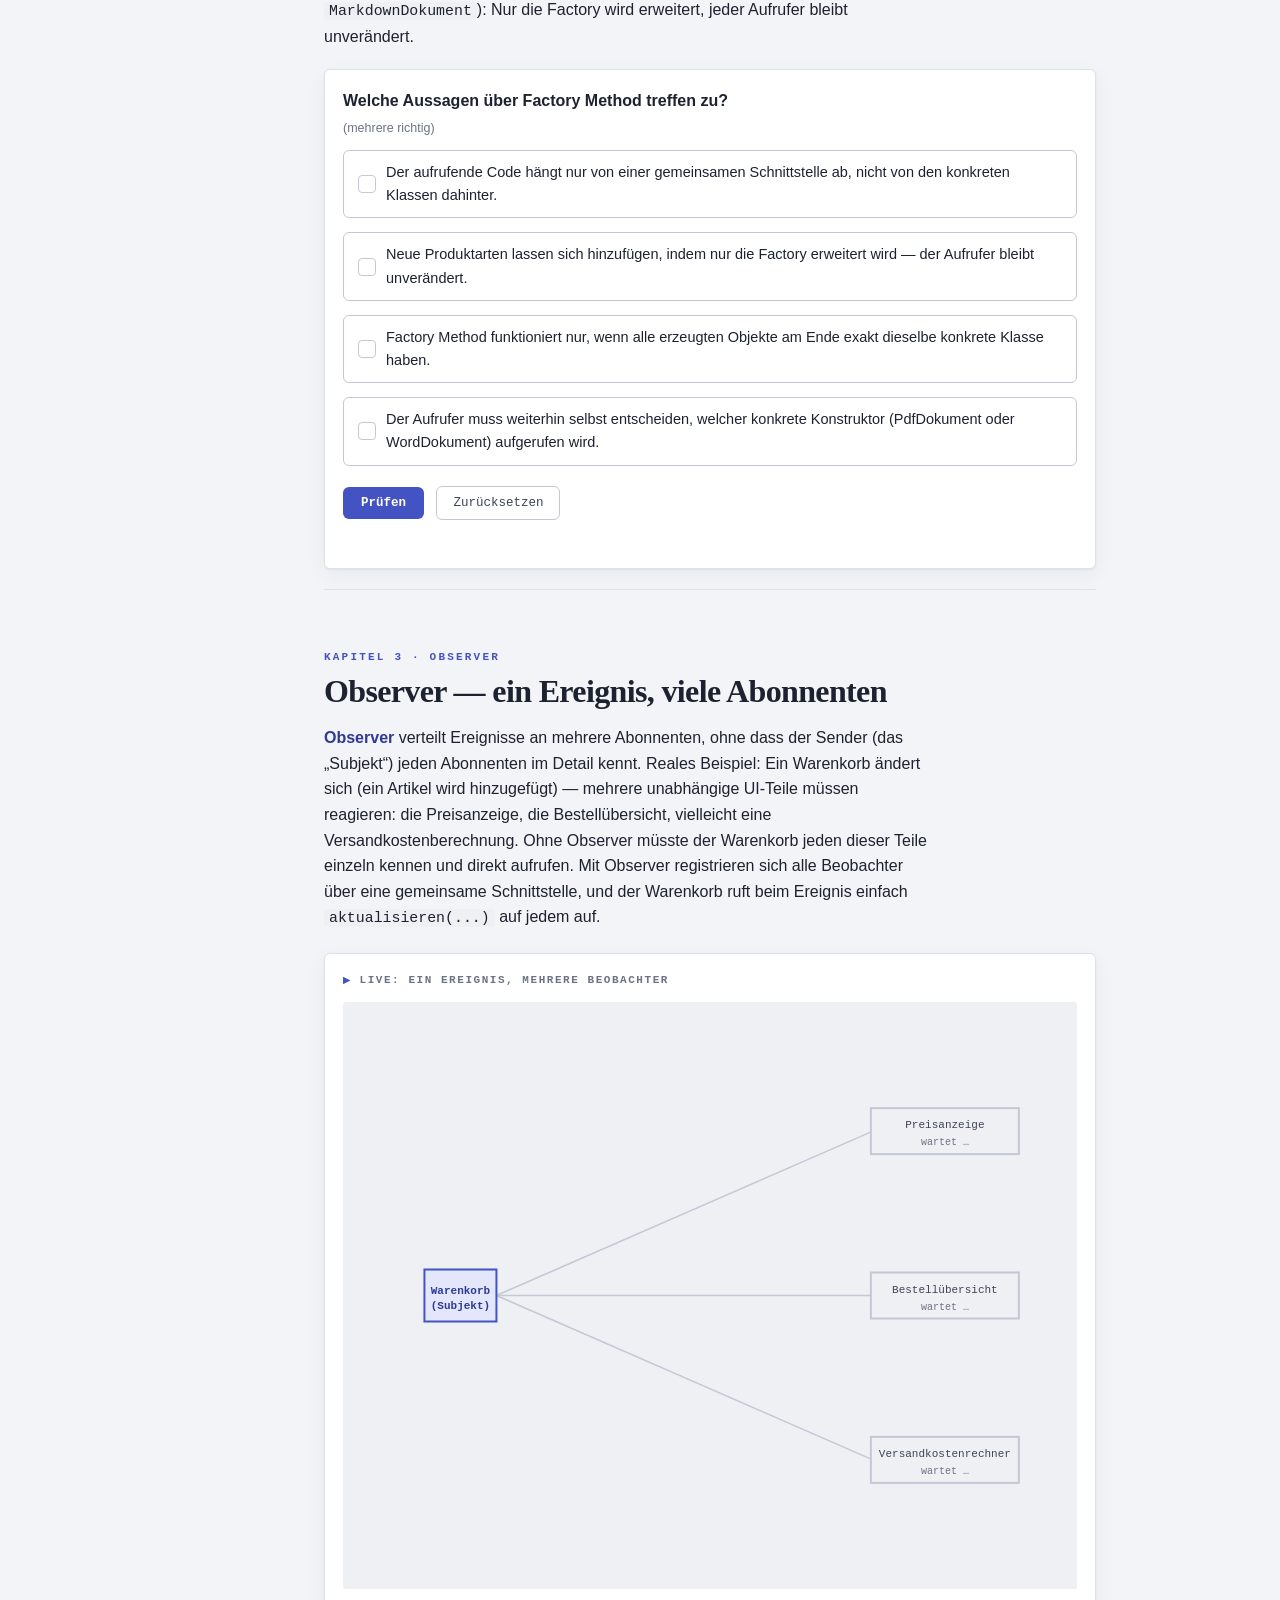
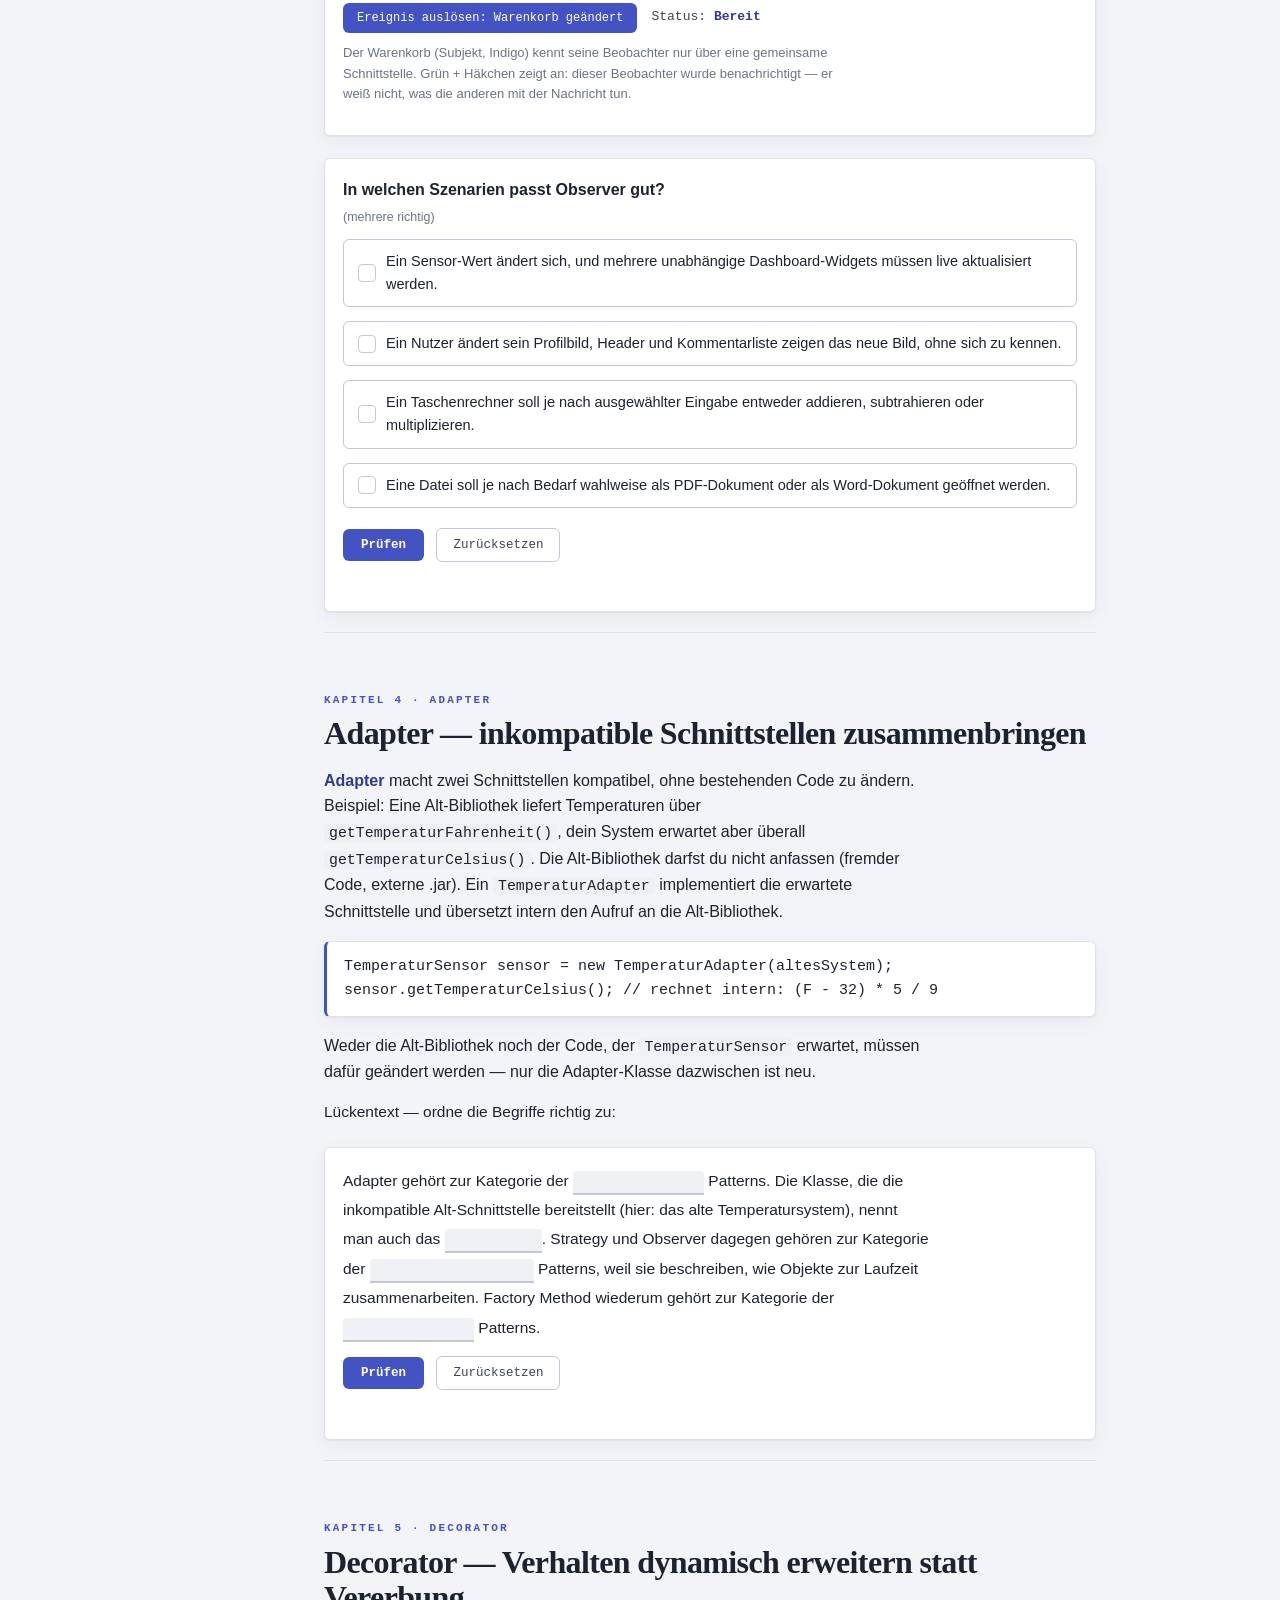
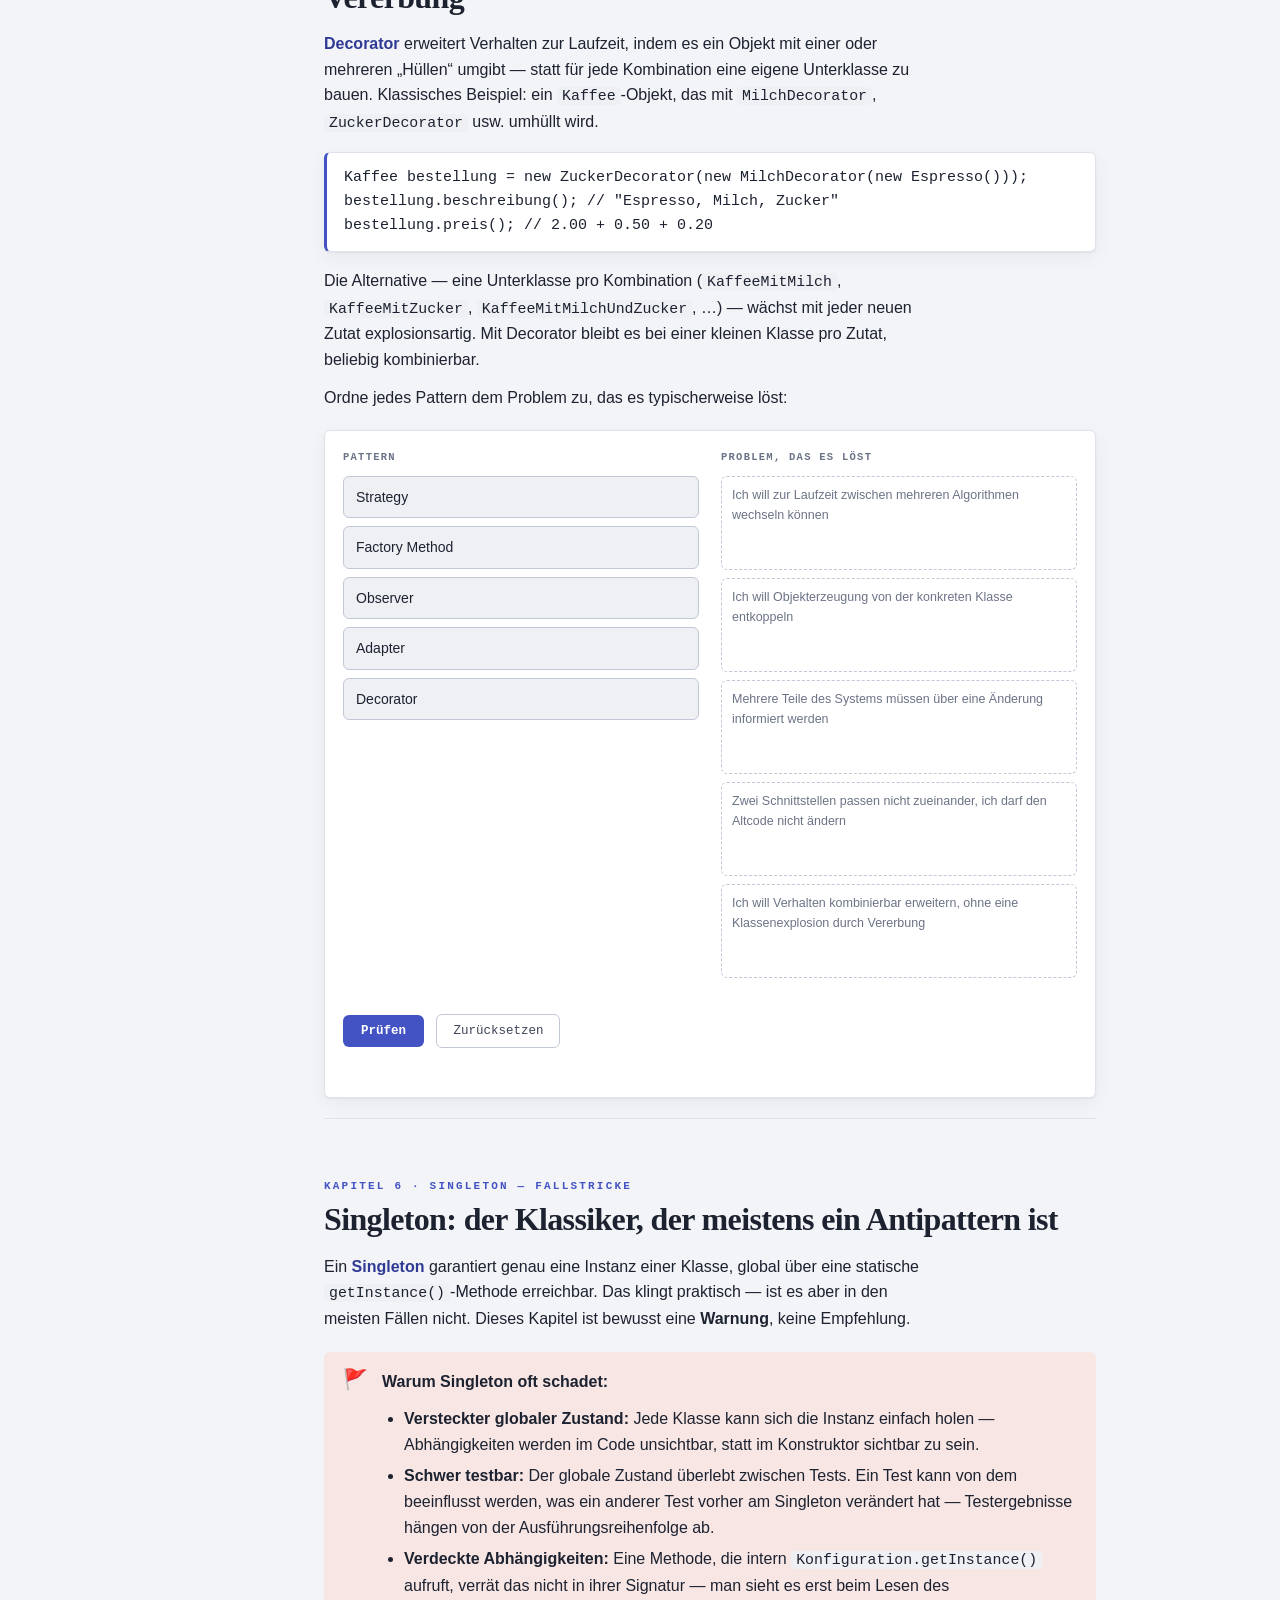
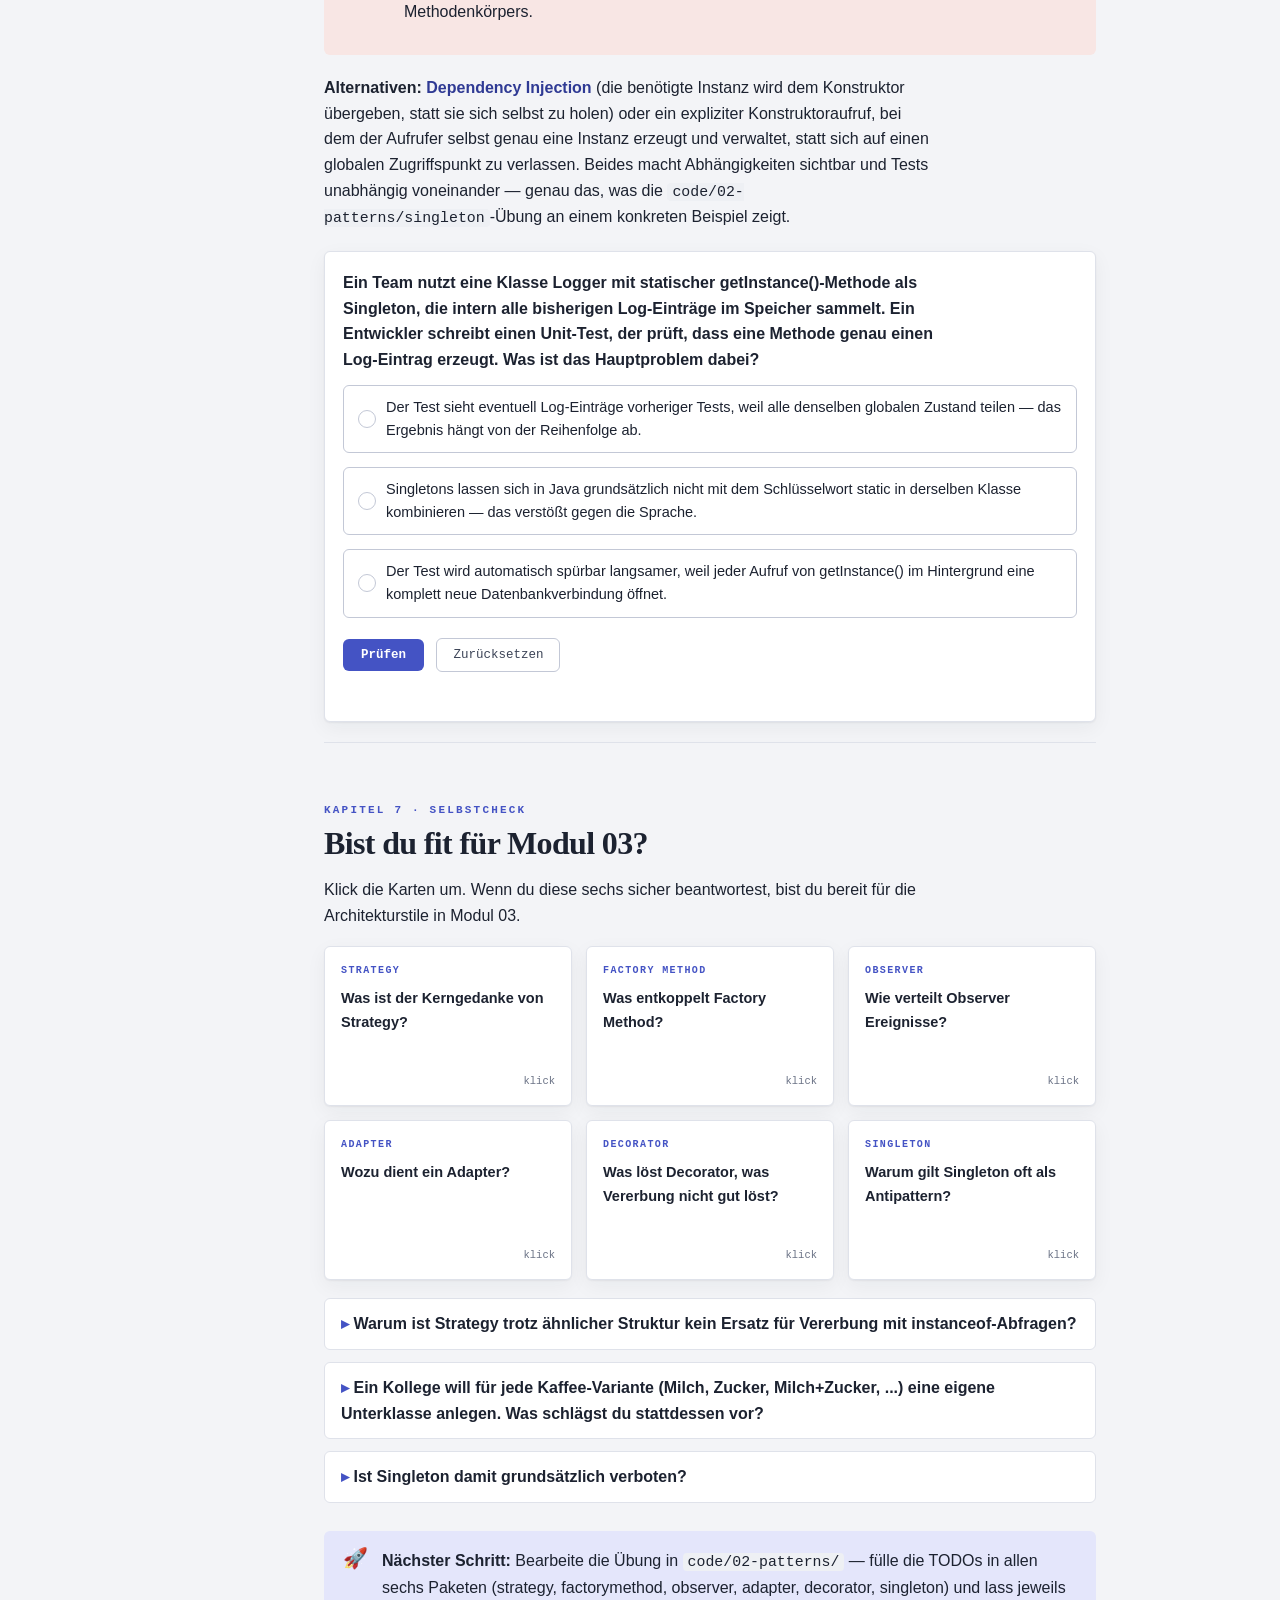
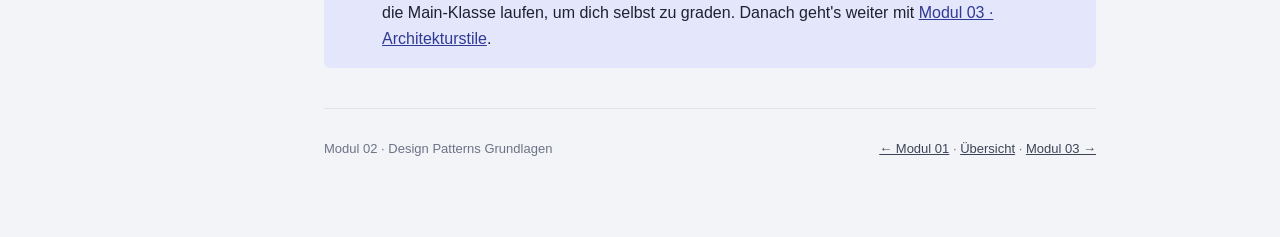
<file: lehrkurse/02_Design_Patterns_Grundlagen.html>
<!DOCTYPE html>
<html lang="de">
<head>
<meta charset="UTF-8">
<meta name="viewport" content="width=device-width, initial-scale=1.0">
<title>Design Patterns Grundlagen — Modul 02 · Bootcamp Architektur</title>
<link rel="stylesheet" href="../css/styles.css">
<link rel="icon" type="image/svg+xml" href="../favicon.svg">
<meta name="theme-color" content="#4453c4">
<style>
  /* Modul-spezifische Ergänzungen — nutzen nur Farben aus styles.css/colorpalett.css */
  .gof-grid { display: grid; grid-template-columns: repeat(3,1fr); gap: 14px; margin: 18px 0; }
  @media (max-width: 720px) { .gof-grid { grid-template-columns: 1fr; } }
  .gof-card { border: 1px solid var(--hair); border-radius: var(--radius); background: var(--surface); box-shadow: var(--shadow); padding: 14px 16px; }
  .gof-card__tag { font-family: var(--mono); font-size: 10.5px; letter-spacing: .12em; text-transform: uppercase; color: var(--accent); font-weight: 700; }
  .gof-card__title { font-weight: 700; margin: 4px 0 8px; }
  .gof-card ul { margin: 0; padding-left: 18px; font-size: 13.5px; color: var(--ink-soft); }
  .gof-card li { margin-bottom: 2px; }

  .strategy-btn { font-family: var(--mono); font-size: 12px; border: 1px solid var(--hair-strong); background: var(--surface-2); color: var(--ink-soft); border-radius: var(--radius); padding: 8px 14px; cursor: pointer; }
  .strategy-btn:hover { background: var(--surface); }
  .strategy-btn.is-active { background: var(--accent); color: #fff; border-color: var(--accent); font-weight: 700; }

  .pattern-map { max-width: none; }
  .pattern-map th, .pattern-map td { text-align: left; padding: 6px 10px; font-size: 13.5px; border-bottom: 1px solid var(--hair); }
  .pattern-map th { font-family: var(--mono); font-size: 10.5px; letter-spacing: .1em; text-transform: uppercase; color: var(--ink-mute); }
</style>
</head>
<body>
<div class="shell">

  <aside class="rail">
    <div class="brand">
      <span class="brand__mark">Bootcamp · Architektur</span>
      <span class="brand__name">Softwarearchitektur & Projektplanung</span>
      <span class="brand__sub">Vom ersten Anforderungssatz bis zum fertigen Entwurf</span>
    </div>
    <div class="note-strip">
      Lies der Reihe nach. <b>Spiel mit den Grafiken</b> und rechne die Übungen mit — das bleibt hängen, nicht das bloße Lesen.
    </div>
    <nav class="nav">
      <div class="nav__group">Module</div>
      <a class="nav__task" href="00_Vom_Problem_zum_Plan.html"><span class="nav__num">00</span><span class="nav__label">Vom Problem zum Plan</span></a>
      <a class="nav__task" href="01_SOLID_Prinzipien.html"><span class="nav__num">01</span><span class="nav__label">SOLID-Prinzipien</span></a>
      <a class="nav__task is-active" href="02_Design_Patterns_Grundlagen.html"><span class="nav__num">02</span><span class="nav__label">Design Patterns</span></a>
      <a class="nav__task" href="03_Architekturstile.html"><span class="nav__num">03</span><span class="nav__label">Architekturstile</span></a>
      <a class="nav__task" href="04_Modularitaet_Kopplung_Kohaesion.html"><span class="nav__num">04</span><span class="nav__label">Modularität & Kopplung</span></a>
      <a class="nav__task" href="05_Fallstudie_Kleines_System.html"><span class="nav__num">05</span><span class="nav__label">Fallstudie: Kleines System</span></a>
    </nav>
    <div class="rail__foot">
      <a class="nav__task" href="index.html"><span class="nav__num">←</span><span class="nav__label">Zur Übersicht</span></a>
      <a class="nav__task" href="https://github.com/Lukas-BAG/Bootcamp_Architektur/blob/main/Lernpfad.md" target="_blank" rel="noopener"><span class="nav__num">📅</span><span class="nav__label">Lernpfad</span></a>
      <a class="nav__task" href="../code/02-patterns"><span class="nav__num">💻</span><span class="nav__label">Übung: 02-patterns</span></a>
    </div>
  </aside>

  <main class="main">
    <header class="masthead">
      <div class="masthead__rule"><span><span class="dot"></span>Modul 02 · Bausteine</span><span>~40 Min Lesezeit</span></div>
      <div class="kicker">Design Patterns</div>
      <h1>Design Patterns <em>Grundlagen</em></h1>
      <p class="lede">SOLID sagt dir, <i>wie</i> guter Code aussieht. Design Patterns sind fertige, bewährte Antworten auf wiederkehrende Entwurfsprobleme — benannte Lösungsschemata, die du nicht neu erfinden musst. Dieses Modul zeigt dir fünf Klassiker im Detail und eine Warnung vor dem sechsten.</p>
    </header>

    <!-- ══════════ KAPITEL 0 ══════════ -->
    <section class="chapter" id="k0">
      <span class="chapter__tag">Kapitel 0 · Einstieg</span>
      <h2>Was ist ein Design Pattern eigentlich?</h2>
      <p>Ein <span class="keyword">Design Pattern</span> ist ein benanntes, wiederverwendbares Lösungsschema für ein wiederkehrendes Entwurfsproblem — keine fertige Codezeile zum Kopieren, sondern eine Struktur, die du an dein konkretes Problem anpasst. Der Name allein ist schon wertvoll: Sagst du „das ist ein Observer“, verstehen andere Entwickler sofort die Struktur dahinter, ohne dass du sie erklären musst.</p>

      <div class="callout callout--warn">
        <div class="callout__icon">🚩</div>
        <div class="callout__body">Ein Pattern ist <b>kein Freifahrtschein</b>, es überall einzubauen. Ein Pattern, das kein echtes Problem löst, ist nur zusätzliche Komplexität mit einem hübschen Namen. Die Frage ist nie „Wo kann ich hier ein Pattern anwenden?“, sondern „Welches Problem habe ich gerade — und löst dieses Pattern es besser als der einfache Weg?“</div>
      </div>

      <p>Die „Gang of Four“ (GoF), ein 1994 erschienenes Standardwerk, teilt Patterns in drei Kategorien ein — das reicht hier als Orientierung, ohne es zu vertiefen:</p>

      <div class="gof-grid">
        <div class="gof-card">
          <span class="gof-card__tag">Erzeugend · Creational</span>
          <p class="gof-card__title">Wie Objekte entstehen</p>
          <ul><li>Factory Method</li><li>Singleton (mit Vorsicht!)</li></ul>
        </div>
        <div class="gof-card">
          <span class="gof-card__tag">Strukturell · Structural</span>
          <p class="gof-card__title">Wie Objekte zusammengesetzt werden</p>
          <ul><li>Adapter</li><li>Decorator</li></ul>
        </div>
        <div class="gof-card">
          <span class="gof-card__tag">Verhaltensbezogen · Behavioral</span>
          <p class="gof-card__title">Wie Objekte zusammenarbeiten</p>
          <ul><li>Strategy</li><li>Observer</li></ul>
        </div>
      </div>
    </section>

    <!-- ══════════ KAPITEL 1 ══════════ -->
    <section class="chapter" id="k1">
      <span class="chapter__tag">Kapitel 1 · Strategy</span>
      <h2>Strategy — austauschbares Verhalten statt if/else-Kaskaden</h2>
      <p>Erinnerst du dich an das Rabattbeispiel aus <a href="01_SOLID_Prinzipien.html">Modul 01, Kapitel „Open/Closed“</a>? Dort berechnete eine Methode den Rabatt per if/else-Kette über den Kundentyp — jeder neue Kundentyp bedeutete, diese Methode anzufassen und zu riskieren, dass bereits funktionierender Code kaputtgeht. Genau dieses Problem löst <span class="keyword">Strategy</span>.</p>
      <p>Die Idee: Jede Regel wird eine eigene, kleine Klasse, die eine gemeinsame Schnittstelle implementiert (hier <code class="inline">RabattStrategy</code> mit der Methode <code class="inline">rabattBetrag(betrag)</code>). Der <span class="keyword">Warenkorb</span> — der „Kontext“ — kennt nur diese Schnittstelle und hält eine Referenz auf die aktuell gewählte Strategie. Neue Rabattarten kommen als neue Klasse hinzu, ohne den Warenkorb zu ändern.</p>

      <div class="viz">
        <div class="viz__title">Live: derselbe Warenkorb, unterschiedliche Strategie</div>
        <canvas id="strategyChart" height="220"></canvas>
        <div class="viz__ctrl">
          <button type="button" class="strategy-btn is-active" data-strategy="standard">StandardRabatt (0%)</button>
          <button type="button" class="strategy-btn" data-strategy="stamm">StammkundenRabatt (5%)</button>
          <button type="button" class="strategy-btn" data-strategy="premium">PremiumRabatt (15%)</button>
        </div>
        <p class="viz__cap">Der Bestellwert bleibt bei 200 € gleich — nur die Strategie wechselt, die in den Warenkorb „eingesteckt“ ist. Der Warenkorb selbst enthält dafür keine einzige if/else-Zeile.</p>
      </div>

      <div class="callout callout--think">
        <div class="callout__icon">💡</div>
        <div class="callout__body"><b>Aha:</b> Strategy ist im Kern nichts anderes als „eine Funktion als Objekt verpacken, damit man sie austauschen kann“. In Sprachen mit echten Funktionsreferenzen (Lambdas) wirkt das Pattern manchmal wie unnötiges Zeremoniell — das Grundprinzip (austauschbares Verhalten hinter einer Schnittstelle) bleibt aber dasselbe.</div>
      </div>

      <div class="quiz" data-quiz-type="sc">
        <p class="quiz__question">Ein Zahlungsdienst unterstützt Kreditkarte und PayPal. Die Auswahl passiert über eine lange if/else-Kette in der Bestell-Klasse. Welche Änderung entspricht am ehesten der Anwendung des Strategy Patterns?</p>
        <ul class="quiz__options">
          <li class="quiz__option" data-correct>Eine gemeinsame Schnittstelle ZahlungsMethode einführen, mit einer Klasse pro Zahlungsart, und die Bestell-Klasse hält nur eine Referenz auf sie.</li>
          <li class="quiz__option">Alle Zahlungsarten weiterhin in einer einzigen, noch größeren Methode mit mehr else-if-Zweigen zusammenfassen, damit alles an einer Stelle steht.</li>
          <li class="quiz__option">Eine Oberklasse Zahlung einführen, von der KreditkartenZahlung und PayPalZahlung erben, und per instanceof unterscheiden, welche Unterklasse vorliegt.</li>
        </ul>
        <button class="quiz__check">Prüfen</button>
        <button class="quiz__reset" type="button">Zurücksetzen</button>
        <div class="quiz__feedback"></div>
      </div>
    </section>

    <!-- ══════════ KAPITEL 2 ══════════ -->
    <section class="chapter" id="k2">
      <span class="chapter__tag">Kapitel 2 · Factory Method</span>
      <h2>Factory Method — Objekterzeugung entkoppeln</h2>
      <p><span class="keyword">Factory Method</span> entkoppelt die Erzeugung eines Objekts von seiner konkreten Klasse. Statt überall im Code <code class="inline">new PdfDokument()</code> oder <code class="inline">new WordDokument()</code> zu schreiben (und bei jeder neuen Dokumentart jede dieser Stellen zu ändern), fragt der aufrufende Code eine <code class="inline">DokumentFactory</code> nach einem <code class="inline">Dokument</code> und bekommt eines zurück — ohne zu wissen, welche konkrete Klasse dahintersteckt.</p>

      <div class="eq">Dokument doc = DokumentFactory.erstelleDokument("pdf");<br>doc.oeffnen(); // der Aufrufer kennt nur die Schnittstelle Dokument</div>

      <p>Der Vorteil zeigt sich, sobald ein dritter Dokumenttyp dazukommt (z. B. <code class="inline">MarkdownDokument</code>): Nur die Factory wird erweitert, jeder Aufrufer bleibt unverändert.</p>

      <div class="quiz" data-quiz-type="mc">
        <p class="quiz__question">Welche Aussagen über Factory Method treffen zu? <span class="quiz__hint">(mehrere richtig)</span></p>
        <ul class="quiz__options">
          <li class="quiz__option" data-correct>Der aufrufende Code hängt nur von einer gemeinsamen Schnittstelle ab, nicht von den konkreten Klassen dahinter.</li>
          <li class="quiz__option" data-correct>Neue Produktarten lassen sich hinzufügen, indem nur die Factory erweitert wird — der Aufrufer bleibt unverändert.</li>
          <li class="quiz__option">Factory Method funktioniert nur, wenn alle erzeugten Objekte am Ende exakt dieselbe konkrete Klasse haben.</li>
          <li class="quiz__option">Der Aufrufer muss weiterhin selbst entscheiden, welcher konkrete Konstruktor (PdfDokument oder WordDokument) aufgerufen wird.</li>
        </ul>
        <button class="quiz__check">Prüfen</button>
        <button class="quiz__reset" type="button">Zurücksetzen</button>
        <div class="quiz__feedback"></div>
      </div>
    </section>

    <!-- ══════════ KAPITEL 3 ══════════ -->
    <section class="chapter" id="k3">
      <span class="chapter__tag">Kapitel 3 · Observer</span>
      <h2>Observer — ein Ereignis, viele Abonnenten</h2>
      <p><span class="keyword">Observer</span> verteilt Ereignisse an mehrere Abonnenten, ohne dass der Sender (das „Subjekt“) jeden Abonnenten im Detail kennt. Reales Beispiel: Ein Warenkorb ändert sich (ein Artikel wird hinzugefügt) — mehrere unabhängige UI-Teile müssen reagieren: die Preisanzeige, die Bestellübersicht, vielleicht eine Versandkostenberechnung. Ohne Observer müsste der Warenkorb jeden dieser Teile einzeln kennen und direkt aufrufen. Mit Observer registrieren sich alle Beobachter über eine gemeinsame Schnittstelle, und der Warenkorb ruft beim Ereignis einfach <code class="inline">aktualisieren(...)</code> auf jedem auf.</p>

      <div class="viz">
        <div class="viz__title">Live: ein Ereignis, mehrere Beobachter</div>
        <canvas id="observerChart" height="240"></canvas>
        <div class="viz__ctrl">
          <button type="button" id="triggerEvent">Ereignis auslösen: Warenkorb geändert</button>
          <span>Status:&nbsp;<span class="viz__read" id="observerStatus">Bereit</span></span>
        </div>
        <p class="viz__cap">Der Warenkorb (Subjekt, Indigo) kennt seine Beobachter nur über eine gemeinsame Schnittstelle. Grün + Häkchen zeigt an: dieser Beobachter wurde benachrichtigt — er weiß nicht, was die anderen mit der Nachricht tun.</p>
      </div>

      <div class="quiz" data-quiz-type="mc">
        <p class="quiz__question">In welchen Szenarien passt Observer gut? <span class="quiz__hint">(mehrere richtig)</span></p>
        <ul class="quiz__options">
          <li class="quiz__option" data-correct>Ein Sensor-Wert ändert sich, und mehrere unabhängige Dashboard-Widgets müssen live aktualisiert werden.</li>
          <li class="quiz__option" data-correct>Ein Nutzer ändert sein Profilbild, Header und Kommentarliste zeigen das neue Bild, ohne sich zu kennen.</li>
          <li class="quiz__option">Ein Taschenrechner soll je nach ausgewählter Eingabe entweder addieren, subtrahieren oder multiplizieren.</li>
          <li class="quiz__option">Eine Datei soll je nach Bedarf wahlweise als PDF-Dokument oder als Word-Dokument geöffnet werden.</li>
        </ul>
        <button class="quiz__check">Prüfen</button>
        <button class="quiz__reset" type="button">Zurücksetzen</button>
        <div class="quiz__feedback"></div>
      </div>
    </section>

    <!-- ══════════ KAPITEL 4 ══════════ -->
    <section class="chapter" id="k4">
      <span class="chapter__tag">Kapitel 4 · Adapter</span>
      <h2>Adapter — inkompatible Schnittstellen zusammenbringen</h2>
      <p><span class="keyword">Adapter</span> macht zwei Schnittstellen kompatibel, ohne bestehenden Code zu ändern. Beispiel: Eine Alt-Bibliothek liefert Temperaturen über <code class="inline">getTemperaturFahrenheit()</code>, dein System erwartet aber überall <code class="inline">getTemperaturCelsius()</code>. Die Alt-Bibliothek darfst du nicht anfassen (fremder Code, externe .jar). Ein <code class="inline">TemperaturAdapter</code> implementiert die erwartete Schnittstelle und übersetzt intern den Aufruf an die Alt-Bibliothek.</p>

      <div class="eq">TemperaturSensor sensor = new TemperaturAdapter(altesSystem);<br>sensor.getTemperaturCelsius(); // rechnet intern: (F - 32) * 5 / 9</div>

      <p>Weder die Alt-Bibliothek noch der Code, der <code class="inline">TemperaturSensor</code> erwartet, müssen dafür geändert werden — nur die Adapter-Klasse dazwischen ist neu.</p>

      <p class="cloze__text">Lückentext — ordne die Begriffe richtig zu:</p>
      <div class="cloze">
        <p class="cloze__text">Adapter gehört zur Kategorie der <input class="cloze__blank" data-answer="strukturellen|strukturell|structural" size="14"> Patterns. Die Klasse, die die inkompatible Alt-Schnittstelle bereitstellt (hier: das alte Temperatursystem), nennt man auch das <input class="cloze__blank" data-answer="Adaptee" size="10">. Strategy und Observer dagegen gehören zur Kategorie der <input class="cloze__blank" data-answer="verhaltensbezogenen|verhaltensbezogen|behavioral" size="18"> Patterns, weil sie beschreiben, wie Objekte zur Laufzeit zusammenarbeiten. Factory Method wiederum gehört zur Kategorie der <input class="cloze__blank" data-answer="erzeugenden|erzeugend|creational" size="14"> Patterns.</p>
        <div class="cloze__actions">
          <button class="cloze__check">Prüfen</button>
          <button class="quiz__reset" type="button">Zurücksetzen</button>
        </div>
        <div class="quiz__feedback"></div>
      </div>
    </section>

    <!-- ══════════ KAPITEL 5 ══════════ -->
    <section class="chapter" id="k5">
      <span class="chapter__tag">Kapitel 5 · Decorator</span>
      <h2>Decorator — Verhalten dynamisch erweitern statt Vererbung</h2>
      <p><span class="keyword">Decorator</span> erweitert Verhalten zur Laufzeit, indem es ein Objekt mit einer oder mehreren „Hüllen“ umgibt — statt für jede Kombination eine eigene Unterklasse zu bauen. Klassisches Beispiel: ein <code class="inline">Kaffee</code>-Objekt, das mit <code class="inline">MilchDecorator</code>, <code class="inline">ZuckerDecorator</code> usw. umhüllt wird.</p>

      <div class="eq">Kaffee bestellung = new ZuckerDecorator(new MilchDecorator(new Espresso()));<br>bestellung.beschreibung(); // "Espresso, Milch, Zucker"<br>bestellung.preis();       // 2.00 + 0.50 + 0.20</div>

      <p>Die Alternative — eine Unterklasse pro Kombination (<code class="inline">KaffeeMitMilch</code>, <code class="inline">KaffeeMitZucker</code>, <code class="inline">KaffeeMitMilchUndZucker</code>, …) — wächst mit jeder neuen Zutat explosionsartig. Mit Decorator bleibt es bei einer kleinen Klasse pro Zutat, beliebig kombinierbar.</p>

      <p>Ordne jedes Pattern dem Problem zu, das es typischerweise löst:</p>
      <div class="dragdrop">
        <div class="dragdrop__layout">
          <div class="dragdrop__pool">
            <span class="dragdrop__col-label">Pattern</span>
            <div class="dragdrop__item" data-match="strategy">Strategy</div>
            <div class="dragdrop__item" data-match="factory">Factory Method</div>
            <div class="dragdrop__item" data-match="observer">Observer</div>
            <div class="dragdrop__item" data-match="adapter">Adapter</div>
            <div class="dragdrop__item" data-match="decorator">Decorator</div>
          </div>
          <div class="dragdrop__targets">
            <span class="dragdrop__col-label">Problem, das es löst</span>
            <div class="dragdrop__target" data-target="strategy"><span class="dragdrop__target-label">Ich will zur Laufzeit zwischen mehreren Algorithmen wechseln können</span><div class="dragdrop__slot"></div></div>
            <div class="dragdrop__target" data-target="factory"><span class="dragdrop__target-label">Ich will Objekterzeugung von der konkreten Klasse entkoppeln</span><div class="dragdrop__slot"></div></div>
            <div class="dragdrop__target" data-target="observer"><span class="dragdrop__target-label">Mehrere Teile des Systems müssen über eine Änderung informiert werden</span><div class="dragdrop__slot"></div></div>
            <div class="dragdrop__target" data-target="adapter"><span class="dragdrop__target-label">Zwei Schnittstellen passen nicht zueinander, ich darf den Altcode nicht ändern</span><div class="dragdrop__slot"></div></div>
            <div class="dragdrop__target" data-target="decorator"><span class="dragdrop__target-label">Ich will Verhalten kombinierbar erweitern, ohne eine Klassenexplosion durch Vererbung</span><div class="dragdrop__slot"></div></div>
          </div>
          <div class="dragdrop__actions">
            <button class="dragdrop__check">Prüfen</button>
            <button class="quiz__reset" type="button">Zurücksetzen</button>
            <div class="quiz__feedback"></div>
          </div>
        </div>
      </div>
    </section>

    <!-- ══════════ KAPITEL 6 ══════════ -->
    <section class="chapter" id="k6">
      <span class="chapter__tag">Kapitel 6 · Singleton — Fallstricke</span>
      <h2>Singleton: der Klassiker, der meistens ein Antipattern ist</h2>
      <p>Ein <span class="keyword">Singleton</span> garantiert genau eine Instanz einer Klasse, global über eine statische <code class="inline">getInstance()</code>-Methode erreichbar. Das klingt praktisch — ist es aber in den meisten Fällen nicht. Dieses Kapitel ist bewusst eine <b>Warnung</b>, keine Empfehlung.</p>

      <div class="callout callout--warn">
        <div class="callout__icon">🚩</div>
        <div class="callout__body">
          <p><b>Warum Singleton oft schadet:</b></p>
          <ul>
            <li><b>Versteckter globaler Zustand:</b> Jede Klasse kann sich die Instanz einfach holen — Abhängigkeiten werden im Code unsichtbar, statt im Konstruktor sichtbar zu sein.</li>
            <li><b>Schwer testbar:</b> Der globale Zustand überlebt zwischen Tests. Ein Test kann von dem beeinflusst werden, was ein anderer Test vorher am Singleton verändert hat — Testergebnisse hängen von der Ausführungsreihenfolge ab.</li>
            <li><b>Verdeckte Abhängigkeiten:</b> Eine Methode, die intern <code class="inline">Konfiguration.getInstance()</code> aufruft, verrät das nicht in ihrer Signatur — man sieht es erst beim Lesen des Methodenkörpers.</li>
          </ul>
        </div>
      </div>

      <p><b>Alternativen:</b> <span class="keyword">Dependency Injection</span> (die benötigte Instanz wird dem Konstruktor übergeben, statt sie sich selbst zu holen) oder ein expliziter Konstruktoraufruf, bei dem der Aufrufer selbst genau eine Instanz erzeugt und verwaltet, statt sich auf einen globalen Zugriffspunkt zu verlassen. Beides macht Abhängigkeiten sichtbar und Tests unabhängig voneinander — genau das, was die <code class="inline">code/02-patterns/singleton</code>-Übung an einem konkreten Beispiel zeigt.</p>

      <div class="quiz" data-quiz-type="sc">
        <p class="quiz__question">Ein Team nutzt eine Klasse Logger mit statischer getInstance()-Methode als Singleton, die intern alle bisherigen Log-Einträge im Speicher sammelt. Ein Entwickler schreibt einen Unit-Test, der prüft, dass eine Methode genau einen Log-Eintrag erzeugt. Was ist das Hauptproblem dabei?</p>
        <ul class="quiz__options">
          <li class="quiz__option" data-correct>Der Test sieht eventuell Log-Einträge vorheriger Tests, weil alle denselben globalen Zustand teilen — das Ergebnis hängt von der Reihenfolge ab.</li>
          <li class="quiz__option">Singletons lassen sich in Java grundsätzlich nicht mit dem Schlüsselwort static in derselben Klasse kombinieren — das verstößt gegen die Sprache.</li>
          <li class="quiz__option">Der Test wird automatisch spürbar langsamer, weil jeder Aufruf von getInstance() im Hintergrund eine komplett neue Datenbankverbindung öffnet.</li>
        </ul>
        <button class="quiz__check">Prüfen</button>
        <button class="quiz__reset" type="button">Zurücksetzen</button>
        <div class="quiz__feedback"></div>
      </div>
    </section>

    <!-- ══════════ KAPITEL 7 ══════════ -->
    <section class="chapter" id="k7">
      <span class="chapter__tag">Kapitel 7 · Selbstcheck</span>
      <h2>Bist du fit für Modul 03?</h2>
      <p>Klick die Karten um. Wenn du diese sechs sicher beantwortest, bist du bereit für die Architekturstile in Modul 03.</p>

      <div class="cards">
        <div class="card3d"><div class="card3d__inner">
          <div class="card3d__face card3d__front"><span class="card3d__tag">Strategy</span><span class="card3d__q">Was ist der Kerngedanke von Strategy?</span><span class="card3d__hint">klick</span></div>
          <div class="card3d__face card3d__back"><span class="card3d__tag">Antwort</span><span class="card3d__a">Verhalten in austauschbare Objekte hinter einer gemeinsamen Schnittstelle auslagern — der Kontext wählt zur Laufzeit, welches Objekt aktiv ist, statt if/else-Kaskaden.</span></div>
        </div></div>
        <div class="card3d"><div class="card3d__inner">
          <div class="card3d__face card3d__front"><span class="card3d__tag">Factory Method</span><span class="card3d__q">Was entkoppelt Factory Method?</span><span class="card3d__hint">klick</span></div>
          <div class="card3d__face card3d__back"><span class="card3d__tag">Antwort</span><span class="card3d__a">Die Erzeugung eines Objekts von seiner konkreten Klasse — der Aufrufer bekommt nur eine Schnittstelle zurück.</span></div>
        </div></div>
        <div class="card3d"><div class="card3d__inner">
          <div class="card3d__face card3d__front"><span class="card3d__tag">Observer</span><span class="card3d__q">Wie verteilt Observer Ereignisse?</span><span class="card3d__hint">klick</span></div>
          <div class="card3d__face card3d__back"><span class="card3d__tag">Antwort</span><span class="card3d__a">Ein Subjekt hält eine Liste von Beobachtern und ruft bei einer Änderung aktualisieren() auf jedem auf, ohne sie im Detail zu kennen.</span></div>
        </div></div>
        <div class="card3d"><div class="card3d__inner">
          <div class="card3d__face card3d__front"><span class="card3d__tag">Adapter</span><span class="card3d__q">Wozu dient ein Adapter?</span><span class="card3d__hint">klick</span></div>
          <div class="card3d__face card3d__back"><span class="card3d__tag">Antwort</span><span class="card3d__a">Er übersetzt zwischen zwei inkompatiblen Schnittstellen, ohne dass eine der beiden Seiten geändert werden muss.</span></div>
        </div></div>
        <div class="card3d"><div class="card3d__inner">
          <div class="card3d__face card3d__front"><span class="card3d__tag">Decorator</span><span class="card3d__q">Was löst Decorator, was Vererbung nicht gut löst?</span><span class="card3d__hint">klick</span></div>
          <div class="card3d__face card3d__back"><span class="card3d__tag">Antwort</span><span class="card3d__a">Kombinierbare Erweiterung von Verhalten zur Laufzeit, ohne für jede Kombination eine eigene Unterklasse zu brauchen.</span></div>
        </div></div>
        <div class="card3d"><div class="card3d__inner">
          <div class="card3d__face card3d__front"><span class="card3d__tag">Singleton</span><span class="card3d__q">Warum gilt Singleton oft als Antipattern?</span><span class="card3d__hint">klick</span></div>
          <div class="card3d__face card3d__back"><span class="card3d__tag">Antwort</span><span class="card3d__a">Er versteckt globalen, veränderlichen Zustand hinter einem harmlos wirkenden getInstance() — das macht Code schwer testbar und Abhängigkeiten unsichtbar.</span></div>
        </div></div>
      </div>

      <details class="reveal">
        <summary>Warum ist Strategy trotz ähnlicher Struktur kein Ersatz für Vererbung mit instanceof-Abfragen?</summary>
        <div class="q"><p>Weil instanceof-Abfragen genau das Problem reproduzieren, das Strategy lösen soll: Der aufrufende Code muss weiterhin jeden konkreten Typ kennen und unterscheiden. Bei Strategy kennt der Kontext nur die gemeinsame Schnittstelle — neue Strategien kommen hinzu, ohne dass irgendwo im Code eine neue Verzweigung entsteht.</p></div>
      </details>
      <details class="reveal">
        <summary>Ein Kollege will für jede Kaffee-Variante (Milch, Zucker, Milch+Zucker, ...) eine eigene Unterklasse anlegen. Was schlägst du stattdessen vor?</summary>
        <div class="q"><p>Decorator: eine kleine Klasse pro Zutat (MilchDecorator, ZuckerDecorator), die ein Kaffee-Objekt umhüllt und dieselbe Schnittstelle behält. Kombinationen entstehen durch Verschachteln der Decorators zur Laufzeit, statt durch eine Unterklasse pro Kombination — das wächst linear statt exponentiell mit jeder neuen Zutat.</p></div>
      </details>
      <details class="reveal">
        <summary>Ist Singleton damit grundsätzlich verboten?</summary>
        <div class="q"><p>Nicht wörtlich verboten, aber die Standardannahme sollte umgekehrt sein: Zeig zuerst, warum eine explizit verwaltete, einzige Instanz oder Dependency Injection nicht reicht, bevor du zu einem globalen getInstance() greifst. In sehr kleinen Skripten ohne Tests mag ein Singleton harmlos sein — in jedem wachsenden, testgetriebenen System wird er fast immer zum Reibungspunkt.</p></div>
      </details>

      <div class="callout callout--note" style="margin-top:28px">
        <div class="callout__icon">🚀</div>
        <div class="callout__body"><b>Nächster Schritt:</b> Bearbeite die Übung in <code class="inline">code/02-patterns/</code> — fülle die TODOs in allen sechs Paketen (strategy, factorymethod, observer, adapter, decorator, singleton) und lass jeweils die Main-Klasse laufen, um dich selbst zu graden. Danach geht's weiter mit <a href="03_Architekturstile.html">Modul 03 · Architekturstile</a>.</div>
      </div>
    </section>

    <footer class="foot">
      <span>Modul 02 · Design Patterns Grundlagen</span>
      <span><a href="01_SOLID_Prinzipien.html">← Modul 01</a> · <a href="index.html">Übersicht</a> · <a href="03_Architekturstile.html">Modul 03 →</a></span>
    </footer>
  </main>
</div>

<script src="../js/quiz.js"></script>
<script>
/* ── Modul-Visualisierungen ── */
(function(){
  "use strict";
  var css = function(v){ return getComputedStyle(document.documentElement).getPropertyValue(v).trim() || "#4453c4"; };
  function fit(cv){
    var dpr = window.devicePixelRatio || 1;
    var w = cv.clientWidth || 600, h = cv.clientHeight || 220;
    if (cv.width !== w*dpr || cv.height !== h*dpr){ cv.width = w*dpr; cv.height = h*dpr; }
    var ctx = cv.getContext("2d"); ctx.setTransform(dpr,0,0,dpr,0,0);
    return { ctx: ctx, w: w, h: h };
  }

  /* ── 1) Strategy-Umschalter ── */
  var stratCv = document.getElementById("strategyChart");
  var stratBtns = Array.prototype.slice.call(document.querySelectorAll(".strategy-btn"));
  var stratData = {
    standard: { label: "StandardRabatt", prozent: 0,  endpreis: 200 },
    stamm:    { label: "StammkundenRabatt", prozent: 5,  endpreis: 190 },
    premium:  { label: "PremiumRabatt", prozent: 15, endpreis: 170 }
  };
  var aktivStrategie = "standard";

  function drawStrategy(){
    if (!stratCv) return;
    var o = fit(stratCv), ctx=o.ctx, w=o.w, h=o.h, base=h-38, top=56, left=44, right=44;
    ctx.clearRect(0,0,w,h);
    var data = stratData[aktivStrategie];

    ctx.font = "700 13px 'JetBrains Mono', monospace"; ctx.textAlign = "left";
    ctx.fillStyle = css("--ink");
    ctx.fillText("Aktive Strategie: " + data.label + " (-" + data.prozent + "%)", left, 26);

    var n = 2, gap = 90, bw = (w-left-right-gap)/n, maxV = 220;
    var values = [
      { name: "Bestellwert", val: 200, color: css("--hair-strong") },
      { name: "Endpreis", val: data.endpreis, color: css("--accent") }
    ];
    ctx.textAlign = "center"; ctx.font = "12px 'JetBrains Mono', monospace";
    for (var i=0;i<n;i++){
      var x = left + i*(bw+gap);
      var bh = values[i].val/maxV*(base-top);
      ctx.fillStyle = values[i].color;
      ctx.fillRect(x, base-bh, bw, bh);
      ctx.fillStyle = css("--ink");
      ctx.fillText(values[i].val.toFixed(0) + " €", x+bw/2, base-bh-8);
      ctx.fillStyle = css("--ink-mute");
      ctx.fillText(values[i].name, x+bw/2, base+18);
    }
    ctx.strokeStyle = css("--hair-strong"); ctx.lineWidth = 1;
    ctx.beginPath(); ctx.moveTo(left,base); ctx.lineTo(w-right,base); ctx.stroke();
  }

  stratBtns.forEach(function(btn){
    btn.addEventListener("click", function(){
      stratBtns.forEach(function(b){ b.classList.remove("is-active"); });
      btn.classList.add("is-active");
      aktivStrategie = btn.getAttribute("data-strategy");
      drawStrategy();
    });
  });

  /* ── 2) Observer Publish/Subscribe-Animation ── */
  var obsCv = document.getElementById("observerChart");
  var obsBtn = document.getElementById("triggerEvent");
  var obsStatus = document.getElementById("observerStatus");
  var observerNames = ["Preisanzeige", "Bestellübersicht", "Versandkostenrechner"];
  var animStart = null, animDuration = 900, animating = false, animFrame = null;

  function layout(w,h){
    return {
      subjectX: w*0.16, subjectY: h/2,
      obsX: w*0.82,
      obsYs: [h*0.22, h*0.5, h*0.78]
    };
  }

  function drawObserverScene(progress){
    if (!obsCv) return;
    var o = fit(obsCv), ctx=o.ctx, w=o.w, h=o.h;
    ctx.clearRect(0,0,w,h);
    var L = layout(w,h);

    ctx.strokeStyle = css("--hair-strong"); ctx.lineWidth = 1.5;
    L.obsYs.forEach(function(oy){
      ctx.beginPath(); ctx.moveTo(L.subjectX+36, L.subjectY); ctx.lineTo(L.obsX-72, oy); ctx.stroke();
    });

    ctx.fillStyle = css("--accent-tint");
    ctx.fillRect(L.subjectX-36, L.subjectY-26, 72, 52);
    ctx.strokeStyle = css("--accent"); ctx.lineWidth = 2;
    ctx.strokeRect(L.subjectX-36, L.subjectY-26, 72, 52);
    ctx.fillStyle = css("--accent-deep"); ctx.font = "700 11px 'JetBrains Mono', monospace"; ctx.textAlign = "center";
    ctx.fillText("Warenkorb", L.subjectX, L.subjectY-2);
    ctx.fillText("(Subjekt)", L.subjectX, L.subjectY+13);

    var lit = progress !== null && progress >= 0.97;
    observerNames.forEach(function(name, i){
      var oy = L.obsYs[i];
      ctx.fillStyle = lit ? css("--good-tint") : css("--surface-2");
      ctx.fillRect(L.obsX-74, oy-23, 148, 46);
      ctx.strokeStyle = lit ? css("--good") : css("--hair-strong"); ctx.lineWidth = 2;
      ctx.strokeRect(L.obsX-74, oy-23, 148, 46);
      ctx.fillStyle = lit ? css("--good") : css("--ink-soft");
      ctx.font = "11px 'JetBrains Mono', monospace"; ctx.textAlign = "center";
      ctx.fillText(name, L.obsX, oy-3);
      ctx.fillStyle = css("--ink-mute"); ctx.font = "10px 'JetBrains Mono', monospace";
      ctx.fillText(lit ? "✓ benachrichtigt" : "wartet …", L.obsX, oy+14);
    });

    if (progress !== null && progress < 1){
      var t = Math.min(progress*1.35, 1);
      L.obsYs.forEach(function(oy){
        var x = (L.subjectX+36) + ((L.obsX-72) - (L.subjectX+36)) * t;
        var y = L.subjectY + (oy - L.subjectY) * t;
        ctx.beginPath(); ctx.arc(x,y,5,0,Math.PI*2); ctx.fillStyle = css("--accent"); ctx.fill();
      });
    }
  }

  function animateObserver(ts){
    if (!animStart) animStart = ts;
    var elapsed = ts - animStart;
    var progress = Math.min(elapsed/animDuration, 1);
    drawObserverScene(progress);
    if (progress < 1){
      animFrame = requestAnimationFrame(animateObserver);
    } else {
      if (obsStatus) obsStatus.textContent = "Alle Beobachter benachrichtigt";
      setTimeout(function(){
        animating = false; animStart = null;
        if (obsStatus) obsStatus.textContent = "Bereit";
        drawObserverScene(null);
      }, 850);
    }
  }

  if (obsBtn) obsBtn.addEventListener("click", function(){
    if (animating) return;
    animating = true; animStart = null;
    if (obsStatus) obsStatus.textContent = "Ereignis unterwegs …";
    animFrame = requestAnimationFrame(animateObserver);
  });

  function redrawAll(){
    drawStrategy();
    if (!animating) drawObserverScene(null);
  }
  window.addEventListener("resize", redrawAll);
  window.addEventListener("load", redrawAll);
  redrawAll();
})();
</script>
</body>
</html>
</file>
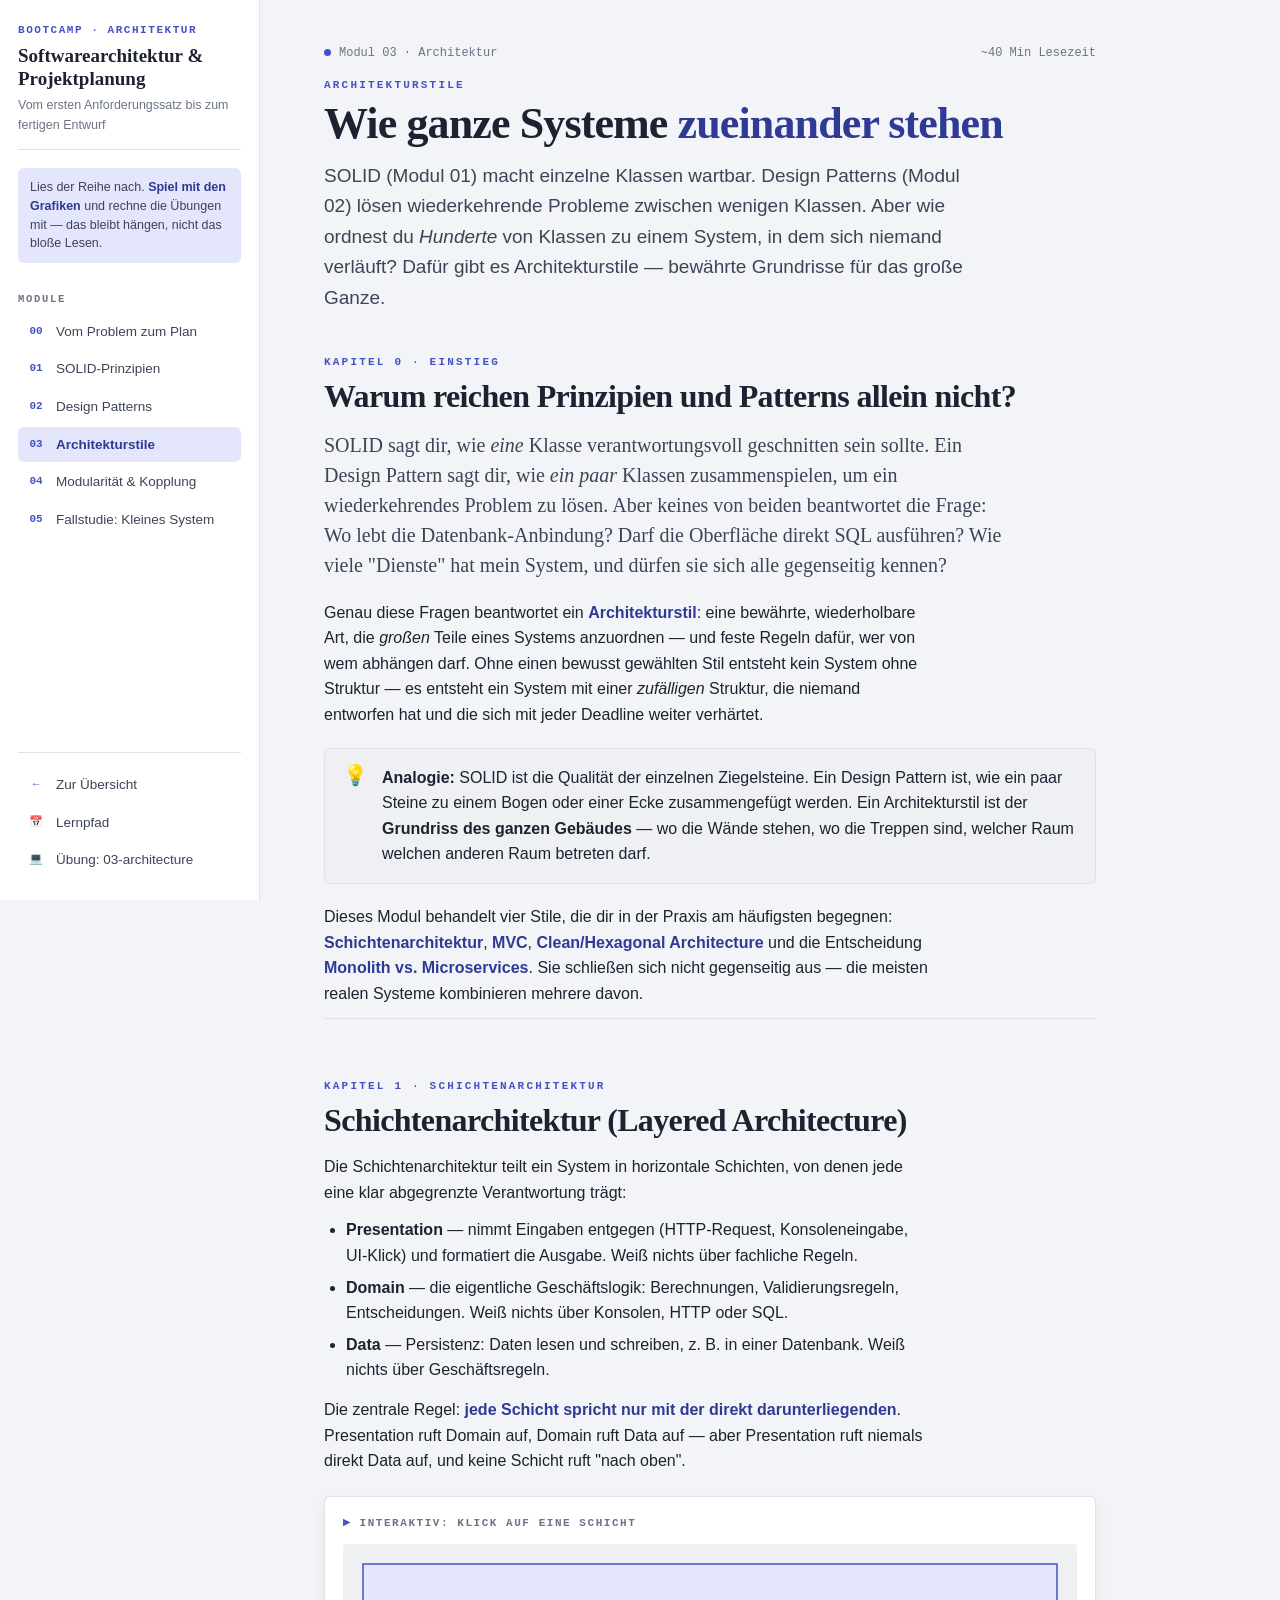
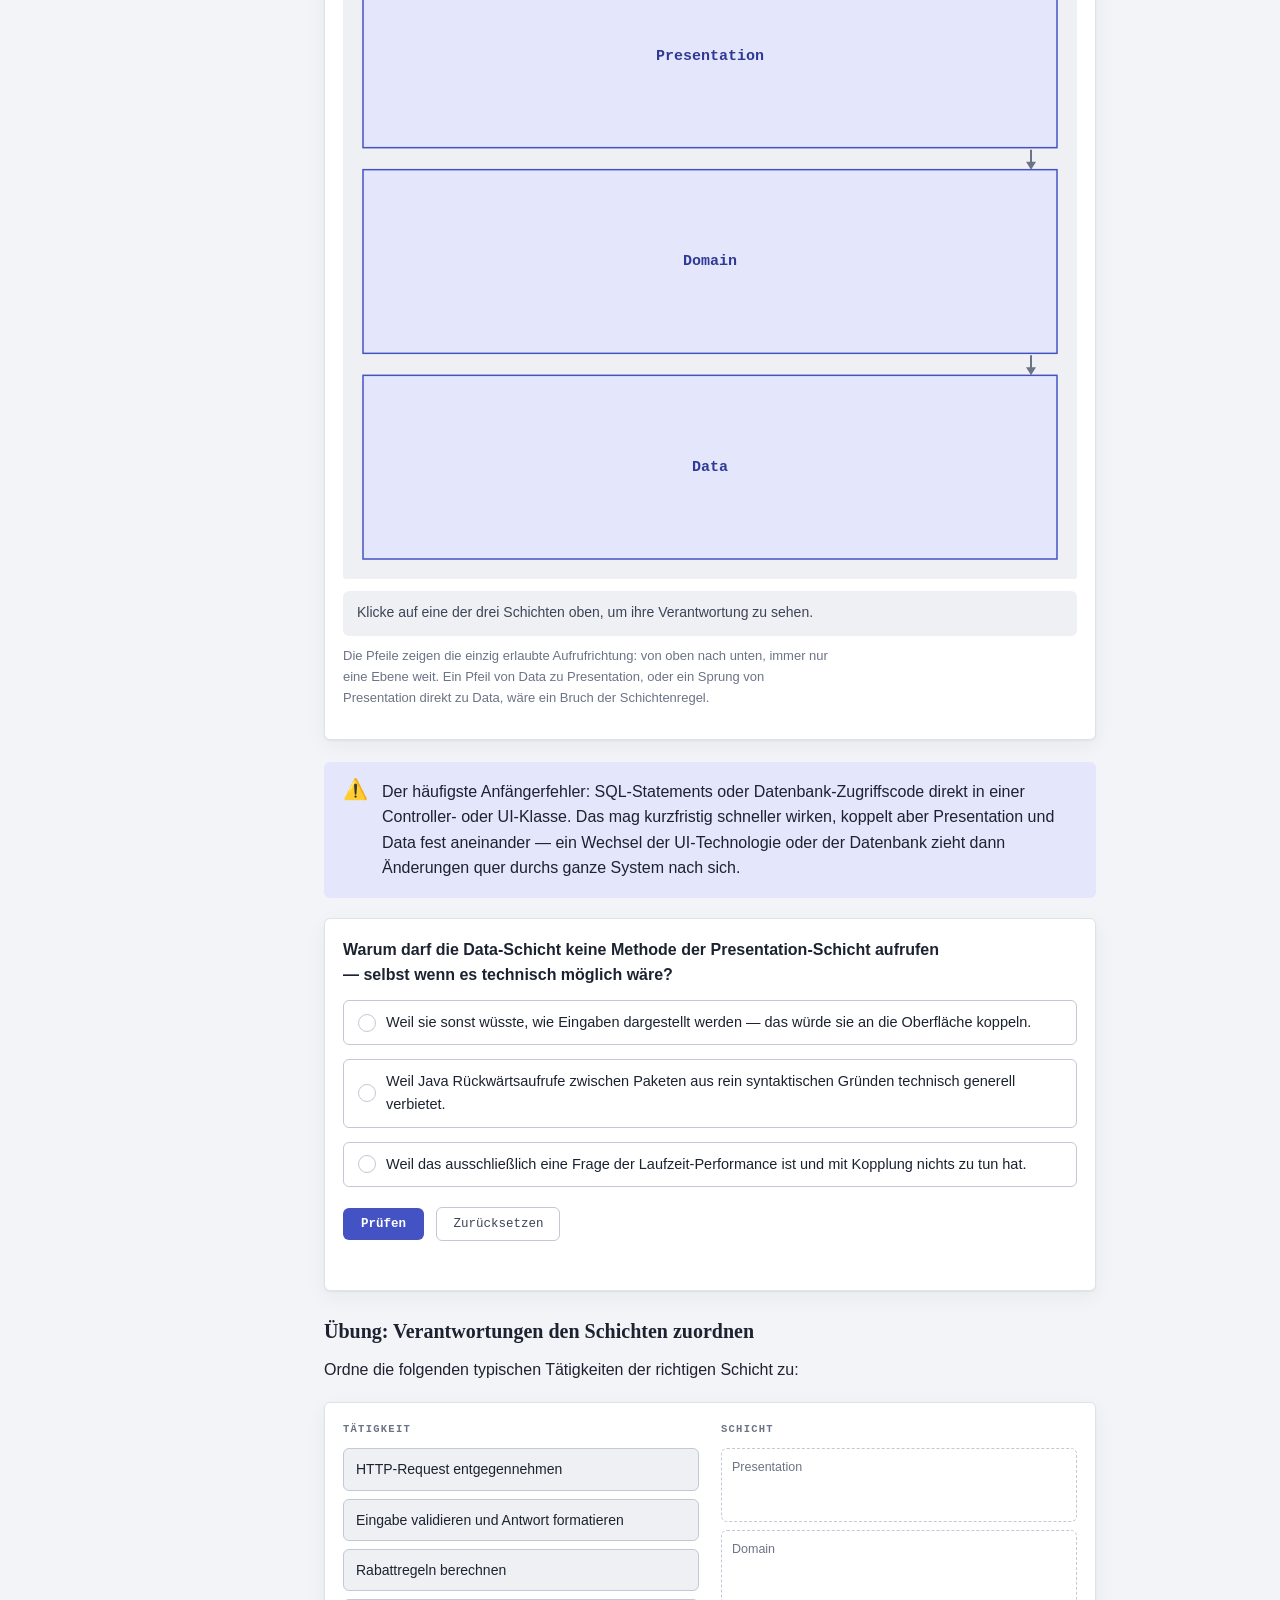
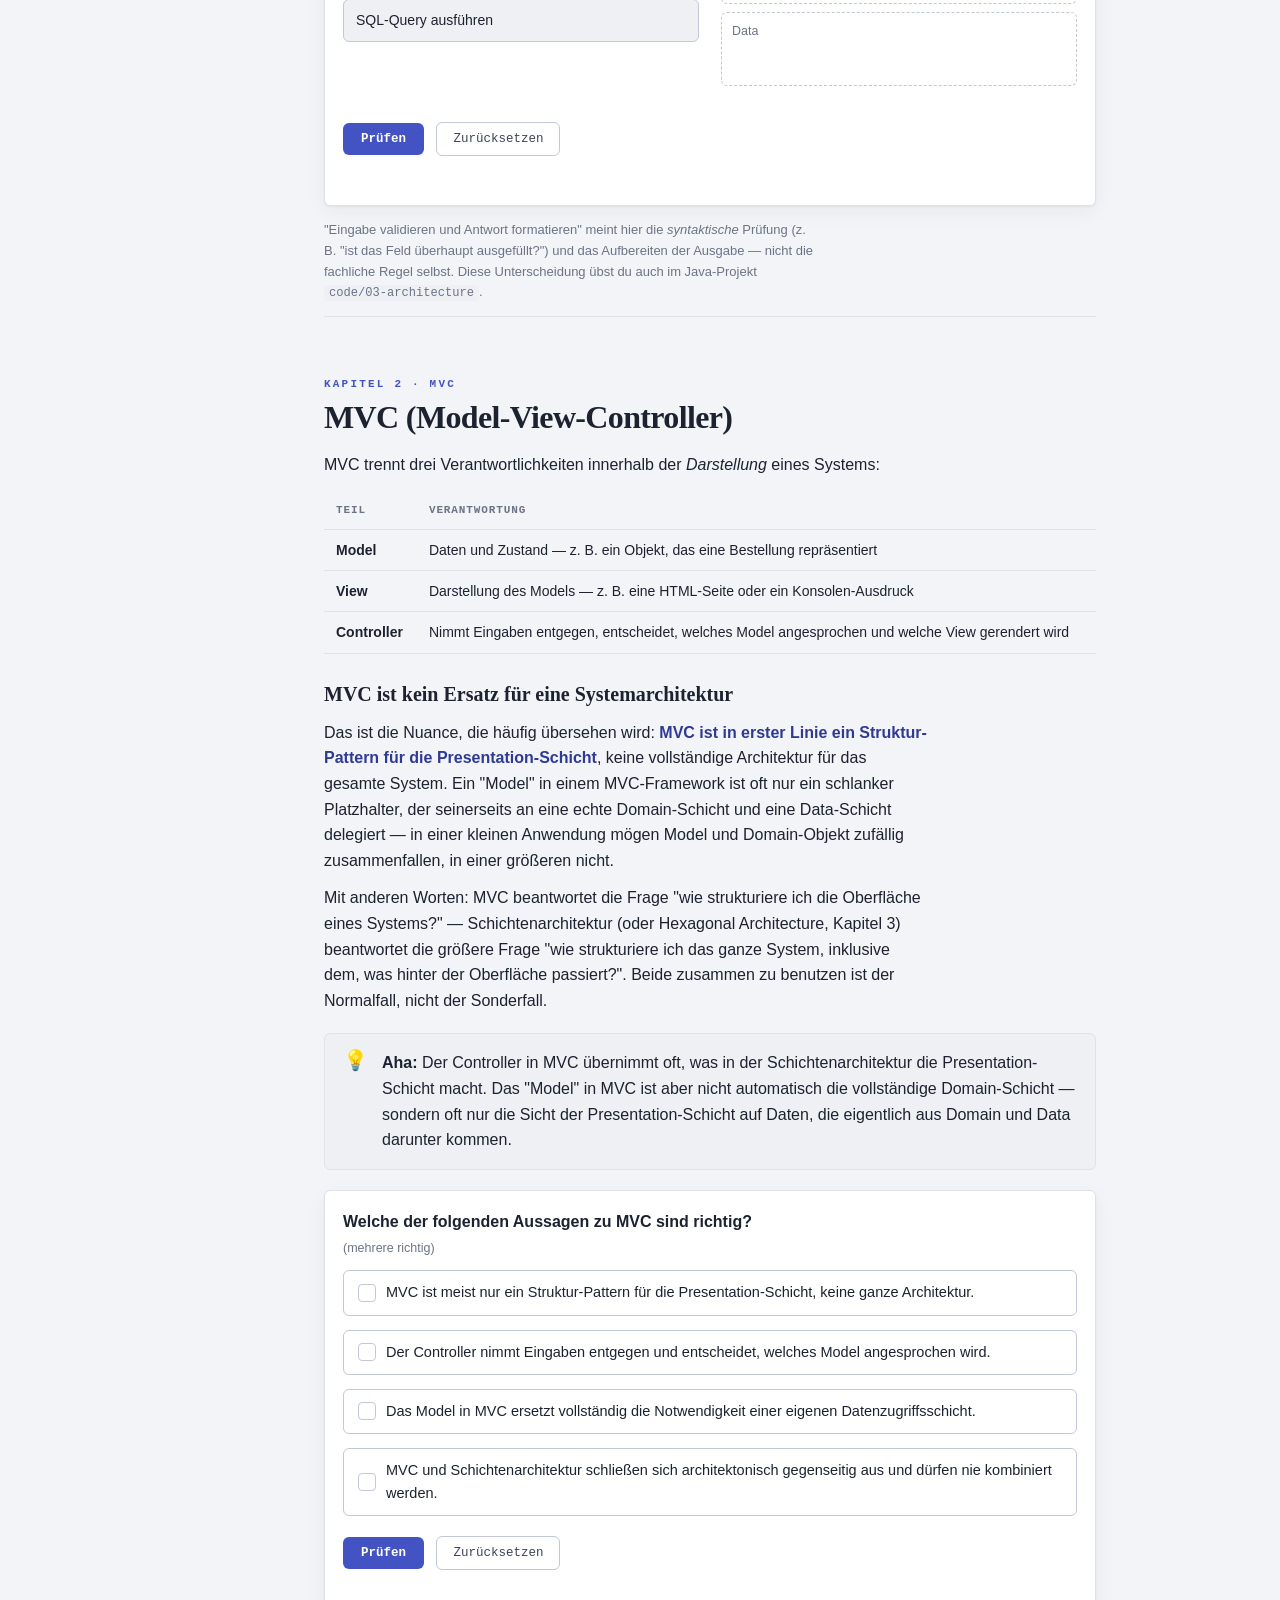
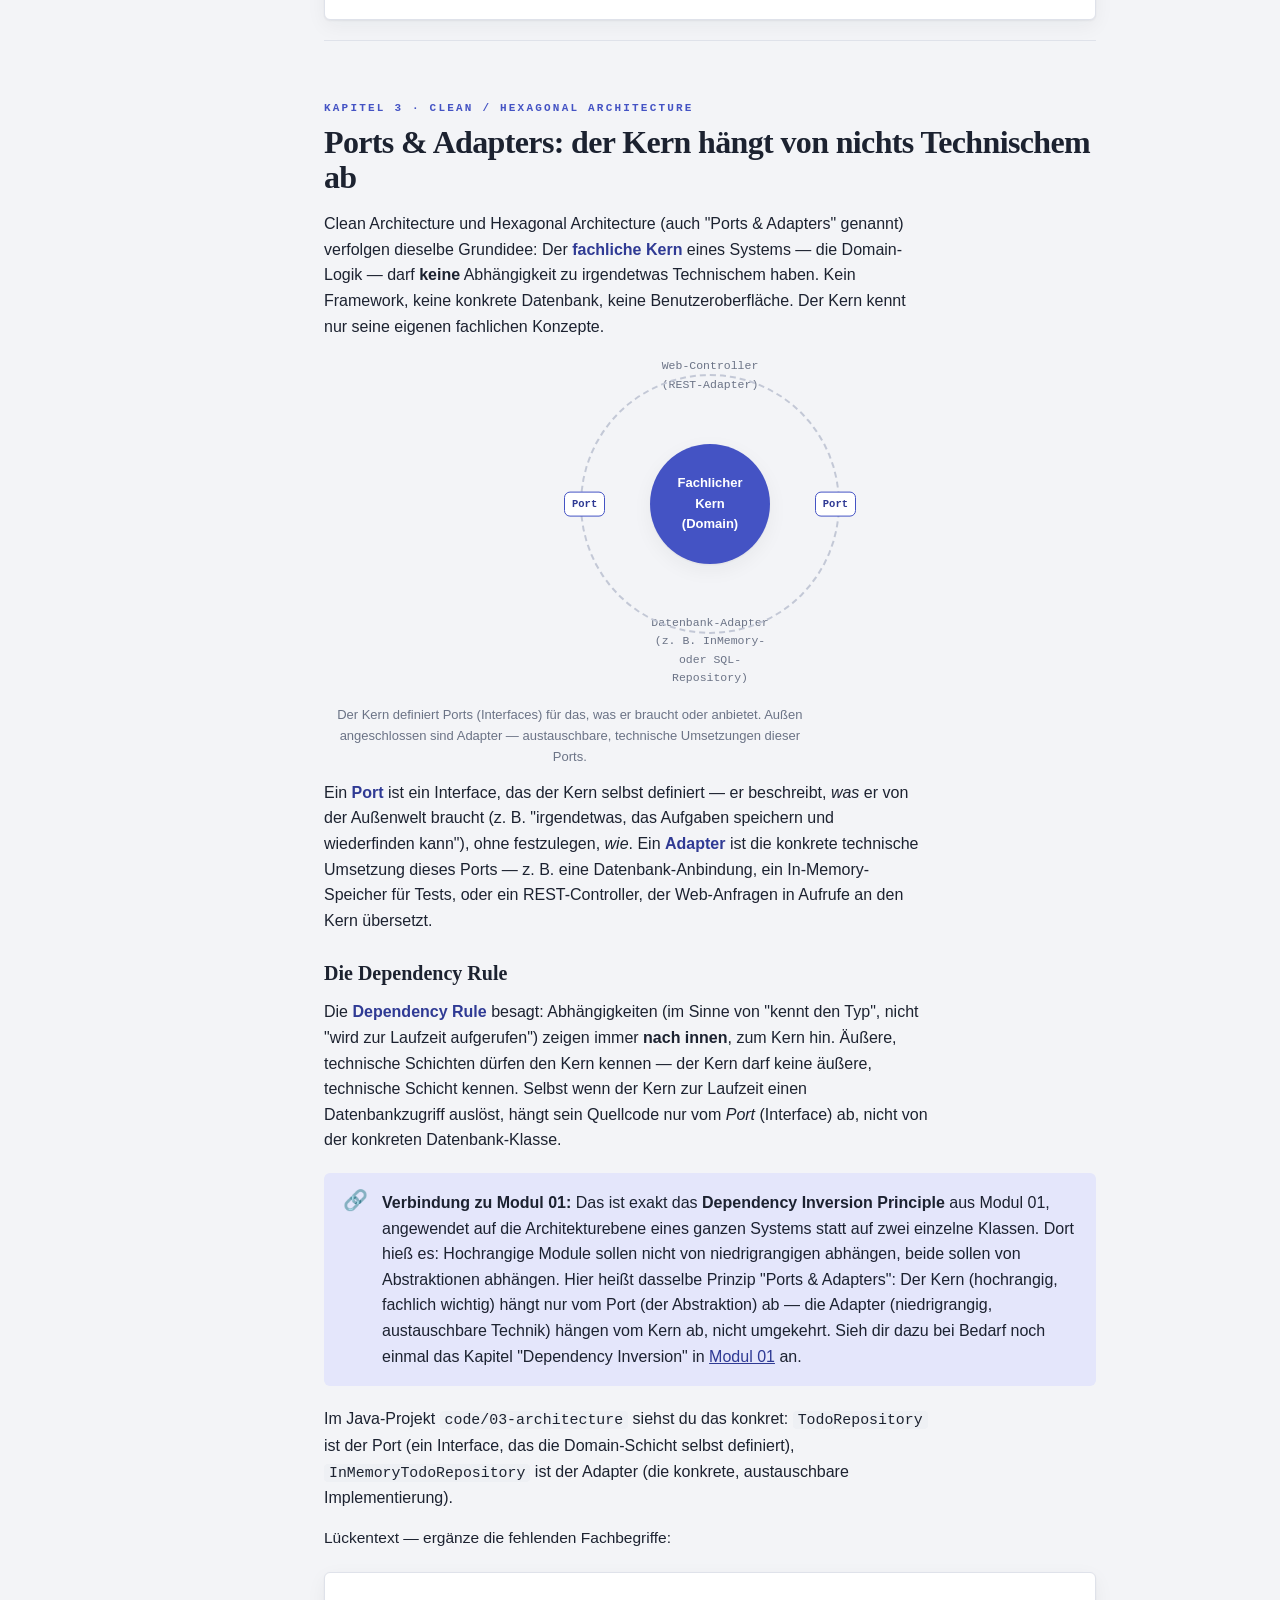
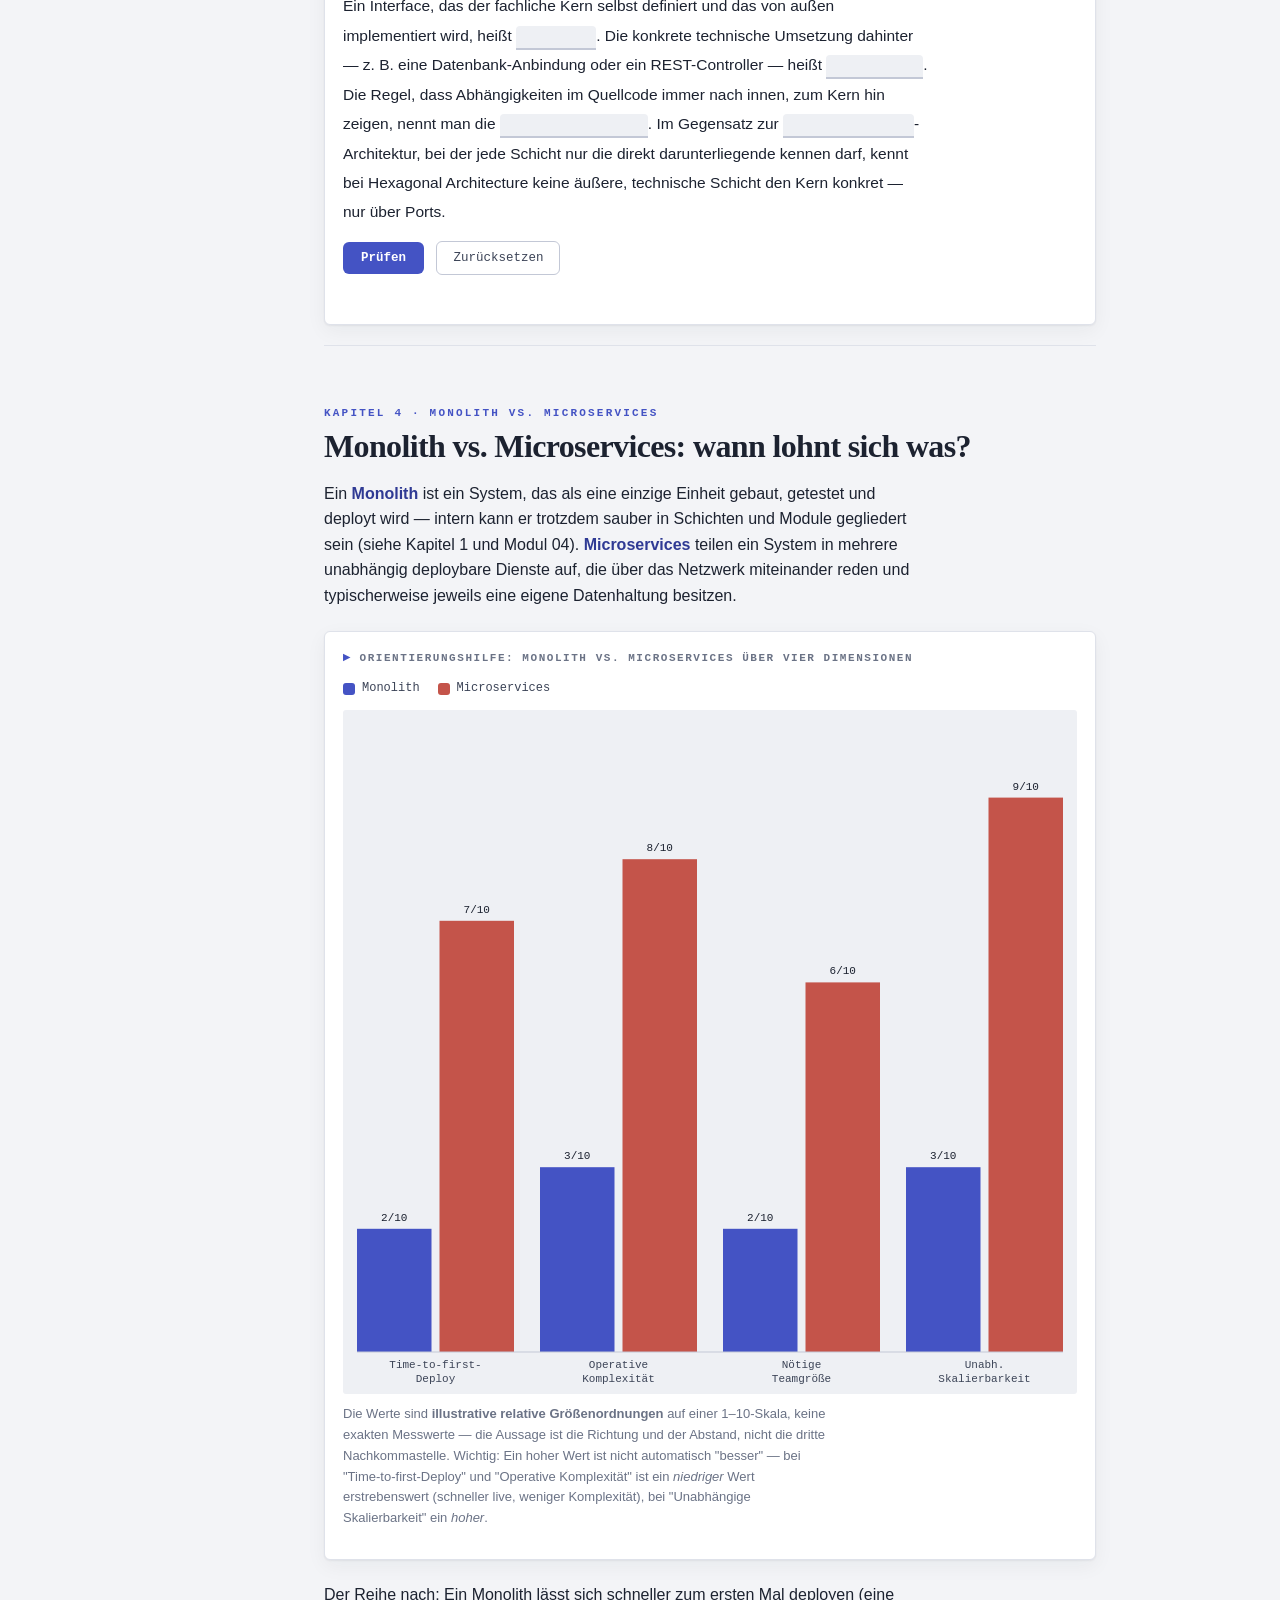
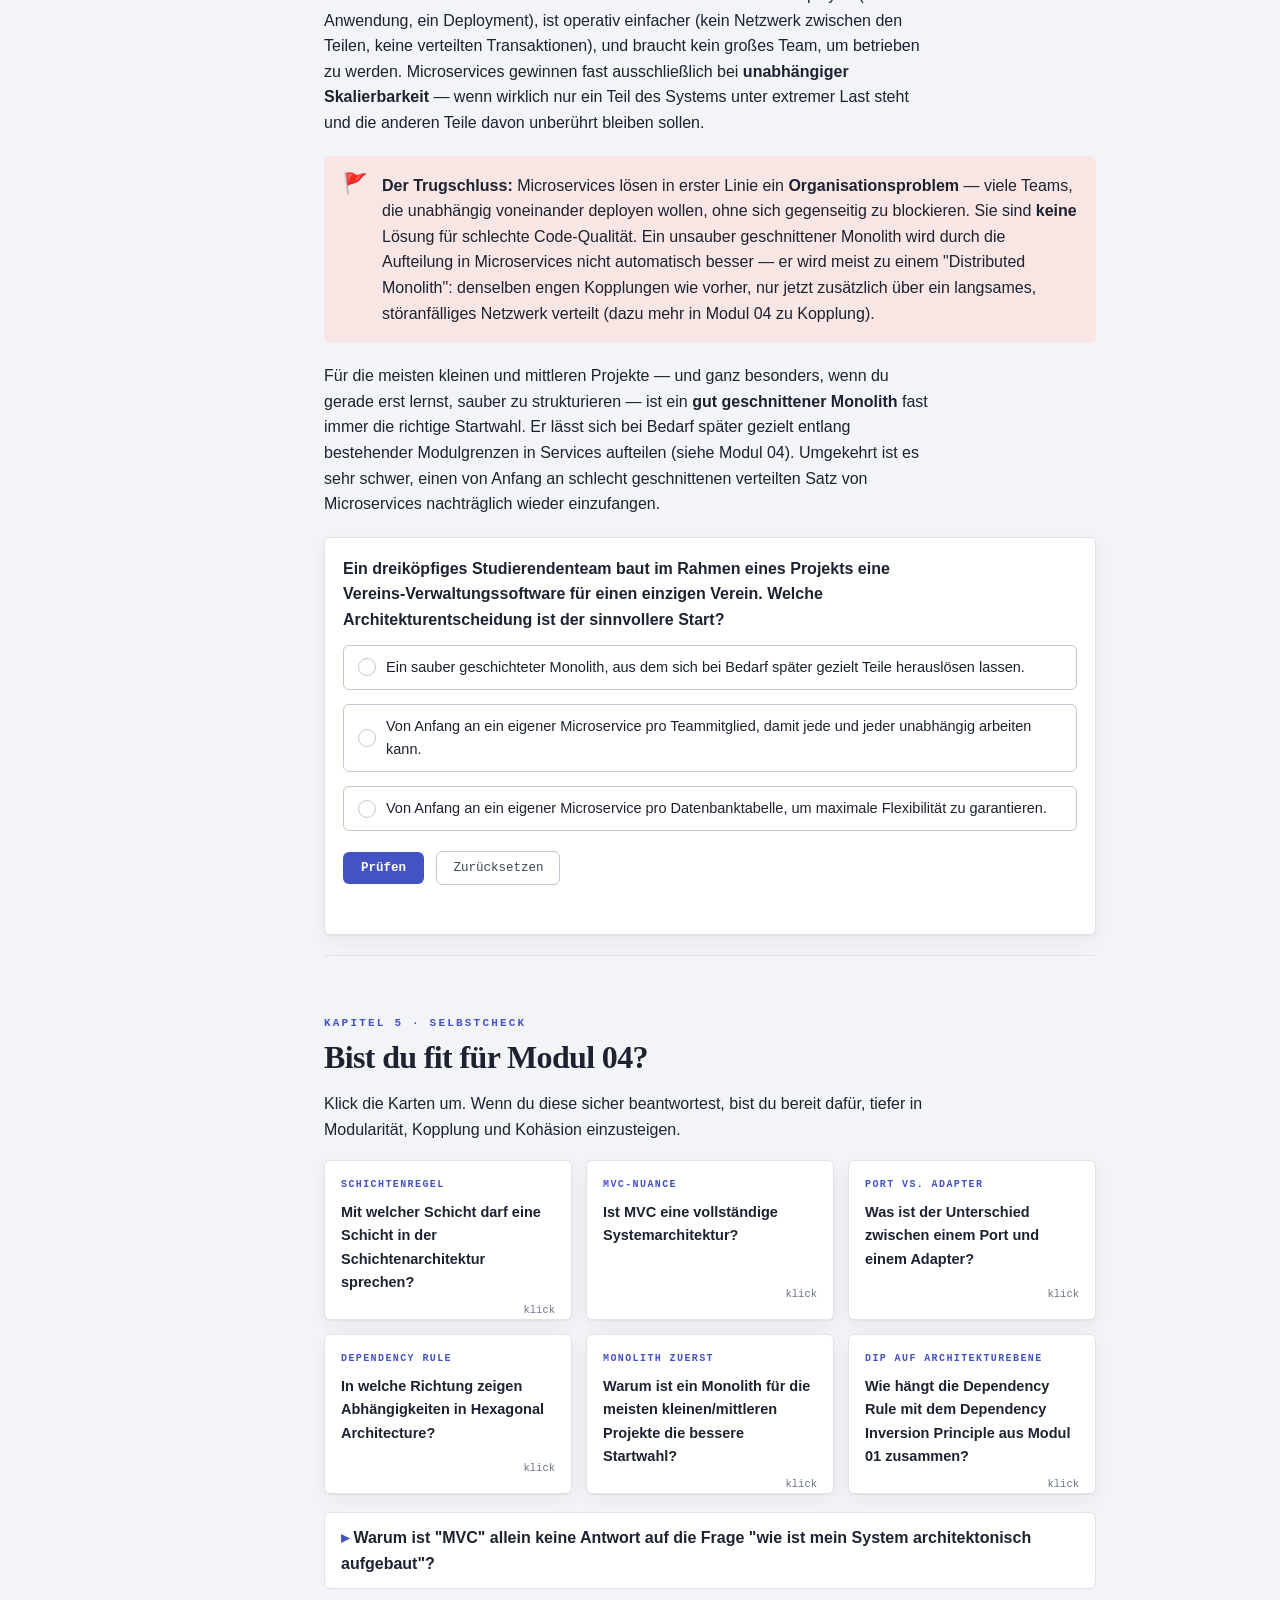
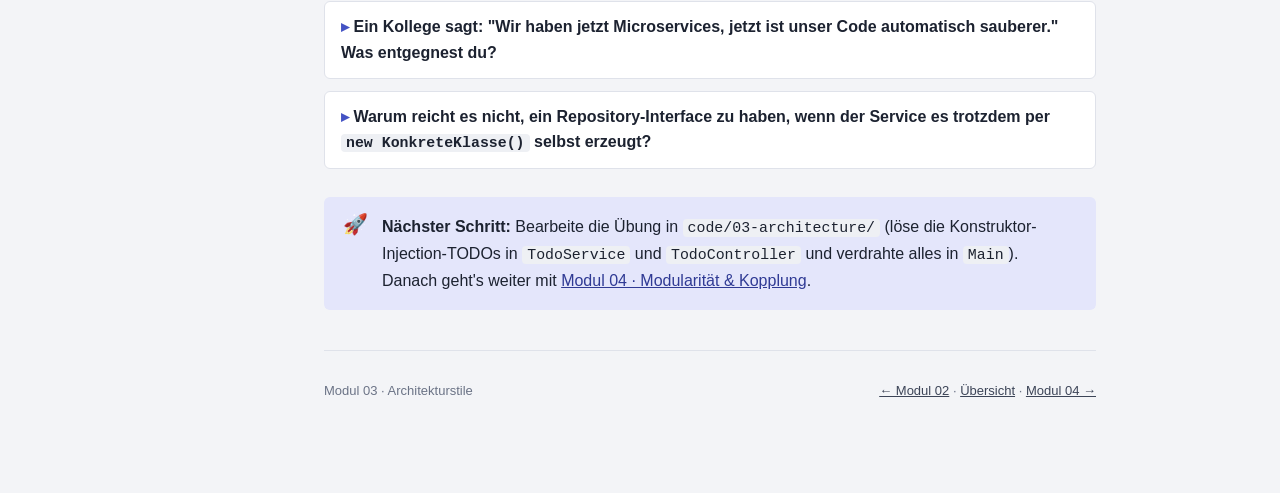
<file: lehrkurse/03_Architekturstile.html>
<!DOCTYPE html>
<html lang="de">
<head>
<meta charset="UTF-8">
<meta name="viewport" content="width=device-width, initial-scale=1.0">
<title>Architekturstile — Modul 03 · Bootcamp Architektur</title>
<link rel="stylesheet" href="../css/styles.css">
<link rel="icon" type="image/svg+xml" href="../favicon.svg">
<meta name="theme-color" content="#4453c4">
<style>
  /* Modul-spezifische Ergänzungen — nutzen nur Farben aus styles.css/colorpalett.css */
  .layer-cv-wrap { position: relative; }
  .layer-info { min-height: 3.2em; font-size: 14px; color: var(--ink-soft); background: var(--surface-2); border-radius: var(--radius); padding: 10px 14px; margin-top: 12px; }
  .layer-info b { color: var(--accent-deep); }
  .viz-legend { display: flex; gap: 18px; flex-wrap: wrap; margin-bottom: 12px; font-family: var(--mono); font-size: 12px; color: var(--ink-soft); }
  .viz-legend__item { display: flex; align-items: center; gap: 7px; }
  .viz-legend__swatch { width: 12px; height: 12px; border-radius: 3px; flex-shrink: 0; }
  .hex-diagram { display: flex; flex-direction: column; align-items: center; gap: 0; margin: 18px 0; }
  .hex-ring { border: 2px dashed var(--hair-strong); border-radius: 50%; width: 260px; height: 260px; display: grid; place-items: center; position: relative; }
  .hex-core { background: var(--accent); color: #fff; border-radius: 50%; width: 120px; height: 120px; display: grid; place-items: center; text-align: center; font-weight: 700; font-size: 13px; padding: 8px; box-shadow: var(--shadow); }
  .hex-port { position: absolute; background: var(--surface); border: 1.5px solid var(--accent); color: var(--accent-deep); font-family: var(--mono); font-size: 10.5px; font-weight: 700; border-radius: var(--radius); padding: 3px 7px; }
  .hex-port--left { left: -18px; top: 50%; transform: translateY(-50%); }
  .hex-port--right { right: -18px; top: 50%; transform: translateY(-50%); }
  .hex-adapter { font-family: var(--mono); font-size: 11.5px; color: var(--ink-mute); text-align: center; max-width: 130px; }
  .hex-row { display: flex; align-items: center; gap: 10px; margin-top: -20px; }
  .hex-row--top { margin-top: 0; margin-bottom: -20px; }
  .mvc-table { width: 100%; border-collapse: collapse; margin: 16px 0; font-size: 14px; }
  .mvc-table th, .mvc-table td { text-align: left; padding: 9px 12px; border-bottom: 1px solid var(--hair); }
  .mvc-table th { font-family: var(--mono); font-size: 11px; text-transform: uppercase; letter-spacing: .08em; color: var(--ink-mute); }
</style>
</head>
<body>
<div class="shell">

  <aside class="rail">
    <div class="brand">
      <span class="brand__mark">Bootcamp · Architektur</span>
      <span class="brand__name">Softwarearchitektur & Projektplanung</span>
      <span class="brand__sub">Vom ersten Anforderungssatz bis zum fertigen Entwurf</span>
    </div>
    <div class="note-strip">
      Lies der Reihe nach. <b>Spiel mit den Grafiken</b> und rechne die Übungen mit — das bleibt hängen, nicht das bloße Lesen.
    </div>
    <nav class="nav">
      <div class="nav__group">Module</div>
      <a class="nav__task" href="00_Vom_Problem_zum_Plan.html"><span class="nav__num">00</span><span class="nav__label">Vom Problem zum Plan</span></a>
      <a class="nav__task" href="01_SOLID_Prinzipien.html"><span class="nav__num">01</span><span class="nav__label">SOLID-Prinzipien</span></a>
      <a class="nav__task" href="02_Design_Patterns_Grundlagen.html"><span class="nav__num">02</span><span class="nav__label">Design Patterns</span></a>
      <a class="nav__task is-active" href="03_Architekturstile.html"><span class="nav__num">03</span><span class="nav__label">Architekturstile</span></a>
      <a class="nav__task" href="04_Modularitaet_Kopplung_Kohaesion.html"><span class="nav__num">04</span><span class="nav__label">Modularität & Kopplung</span></a>
      <a class="nav__task" href="05_Fallstudie_Kleines_System.html"><span class="nav__num">05</span><span class="nav__label">Fallstudie: Kleines System</span></a>
    </nav>
    <div class="rail__foot">
      <a class="nav__task" href="index.html"><span class="nav__num">←</span><span class="nav__label">Zur Übersicht</span></a>
      <a class="nav__task" href="https://github.com/Lukas-BAG/Bootcamp_Architektur/blob/main/Lernpfad.md" target="_blank" rel="noopener"><span class="nav__num">📅</span><span class="nav__label">Lernpfad</span></a>
      <a class="nav__task" href="../code/03-architecture"><span class="nav__num">💻</span><span class="nav__label">Übung: 03-architecture</span></a>
    </div>
  </aside>

  <main class="main">
    <header class="masthead">
      <div class="masthead__rule"><span><span class="dot"></span>Modul 03 · Architektur</span><span>~40 Min Lesezeit</span></div>
      <div class="kicker">Architekturstile</div>
      <h1>Wie ganze Systeme <em>zueinander stehen</em></h1>
      <p class="lede">SOLID (Modul 01) macht einzelne Klassen wartbar. Design Patterns (Modul 02) lösen wiederkehrende Probleme zwischen wenigen Klassen. Aber wie ordnest du <i>Hunderte</i> von Klassen zu einem System, in dem sich niemand verläuft? Dafür gibt es Architekturstile — bewährte Grundrisse für das große Ganze.</p>
    </header>

    <!-- ══════════ KAPITEL 0 ══════════ -->
    <section class="chapter" id="k0">
      <span class="chapter__tag">Kapitel 0 · Einstieg</span>
      <h2>Warum reichen Prinzipien und Patterns allein nicht?</h2>
      <p class="lead-in">SOLID sagt dir, wie <i>eine</i> Klasse verantwortungsvoll geschnitten sein sollte. Ein Design Pattern sagt dir, wie <i>ein paar</i> Klassen zusammenspielen, um ein wiederkehrendes Problem zu lösen. Aber keines von beiden beantwortet die Frage: Wo lebt die Datenbank-Anbindung? Darf die Oberfläche direkt SQL ausführen? Wie viele "Dienste" hat mein System, und dürfen sie sich alle gegenseitig kennen?</p>
      <p>Genau diese Fragen beantwortet ein <span class="keyword">Architekturstil</span>: eine bewährte, wiederholbare Art, die <i>großen</i> Teile eines Systems anzuordnen — und feste Regeln dafür, wer von wem abhängen darf. Ohne einen bewusst gewählten Stil entsteht kein System ohne Struktur — es entsteht ein System mit einer <i>zufälligen</i> Struktur, die niemand entworfen hat und die sich mit jeder Deadline weiter verhärtet.</p>

      <div class="callout callout--think">
        <div class="callout__icon">💡</div>
        <div class="callout__body"><b>Analogie:</b> SOLID ist die Qualität der einzelnen Ziegelsteine. Ein Design Pattern ist, wie ein paar Steine zu einem Bogen oder einer Ecke zusammengefügt werden. Ein Architekturstil ist der <b>Grundriss des ganzen Gebäudes</b> — wo die Wände stehen, wo die Treppen sind, welcher Raum welchen anderen Raum betreten darf.</div>
      </div>

      <p>Dieses Modul behandelt vier Stile, die dir in der Praxis am häufigsten begegnen: <span class="keyword">Schichtenarchitektur</span>, <span class="keyword">MVC</span>, <span class="keyword">Clean/Hexagonal Architecture</span> und die Entscheidung <span class="keyword">Monolith vs. Microservices</span>. Sie schließen sich nicht gegenseitig aus — die meisten realen Systeme kombinieren mehrere davon.</p>
    </section>

    <!-- ══════════ KAPITEL 1 ══════════ -->
    <section class="chapter" id="k1">
      <span class="chapter__tag">Kapitel 1 · Schichtenarchitektur</span>
      <h2>Schichtenarchitektur (Layered Architecture)</h2>
      <p>Die Schichtenarchitektur teilt ein System in horizontale Schichten, von denen jede eine klar abgegrenzte Verantwortung trägt:</p>
      <ul>
        <li><b>Presentation</b> — nimmt Eingaben entgegen (HTTP-Request, Konsoleneingabe, UI-Klick) und formatiert die Ausgabe. Weiß nichts über fachliche Regeln.</li>
        <li><b>Domain</b> — die eigentliche Geschäftslogik: Berechnungen, Validierungsregeln, Entscheidungen. Weiß nichts über Konsolen, HTTP oder SQL.</li>
        <li><b>Data</b> — Persistenz: Daten lesen und schreiben, z. B. in einer Datenbank. Weiß nichts über Geschäftsregeln.</li>
      </ul>
      <p>Die zentrale Regel: <span class="keyword">jede Schicht spricht nur mit der direkt darunterliegenden</span>. Presentation ruft Domain auf, Domain ruft Data auf — aber Presentation ruft niemals direkt Data auf, und keine Schicht ruft "nach oben".</p>

      <div class="viz">
        <div class="viz__title">Interaktiv: Klick auf eine Schicht</div>
        <div class="layer-cv-wrap">
          <canvas id="layerCanvas" height="260"></canvas>
        </div>
        <div class="layer-info" id="layerInfo">Klicke auf eine der drei Schichten oben, um ihre Verantwortung zu sehen.</div>
        <p class="viz__cap">Die Pfeile zeigen die einzig erlaubte Aufrufrichtung: von oben nach unten, immer nur eine Ebene weit. Ein Pfeil von Data zu Presentation, oder ein Sprung von Presentation direkt zu Data, wäre ein Bruch der Schichtenregel.</p>
      </div>

      <div class="callout callout--note">
        <div class="callout__icon">⚠️</div>
        <div class="callout__body">Der häufigste Anfängerfehler: SQL-Statements oder Datenbank-Zugriffscode direkt in einer Controller- oder UI-Klasse. Das mag kurzfristig schneller wirken, koppelt aber Presentation und Data fest aneinander — ein Wechsel der UI-Technologie oder der Datenbank zieht dann Änderungen quer durchs ganze System nach sich.</div>
      </div>

      <div class="quiz" data-quiz-type="sc">
        <p class="quiz__question">Warum darf die Data-Schicht keine Methode der Presentation-Schicht aufrufen — selbst wenn es technisch möglich wäre?</p>
        <ul class="quiz__options">
          <li class="quiz__option" data-correct>Weil sie sonst wüsste, wie Eingaben dargestellt werden — das würde sie an die Oberfläche koppeln.</li>
          <li class="quiz__option">Weil Java Rückwärtsaufrufe zwischen Paketen aus rein syntaktischen Gründen technisch generell verbietet.</li>
          <li class="quiz__option">Weil das ausschließlich eine Frage der Laufzeit-Performance ist und mit Kopplung nichts zu tun hat.</li>
        </ul>
        <button class="quiz__check">Prüfen</button>
        <button class="quiz__reset" type="button">Zurücksetzen</button>
        <div class="quiz__feedback"></div>
      </div>

      <h3>Übung: Verantwortungen den Schichten zuordnen</h3>
      <p>Ordne die folgenden typischen Tätigkeiten der richtigen Schicht zu:</p>
      <div class="dragdrop">
        <div class="dragdrop__layout">
          <div class="dragdrop__pool">
            <span class="dragdrop__col-label">Tätigkeit</span>
            <div class="dragdrop__item" data-match="presentation">HTTP-Request entgegennehmen</div>
            <div class="dragdrop__item" data-match="presentation">Eingabe validieren und Antwort formatieren</div>
            <div class="dragdrop__item" data-match="domain">Rabattregeln berechnen</div>
            <div class="dragdrop__item" data-match="data">SQL-Query ausführen</div>
          </div>
          <div class="dragdrop__targets">
            <span class="dragdrop__col-label">Schicht</span>
            <div class="dragdrop__target" data-target="presentation"><span class="dragdrop__target-label">Presentation</span><div class="dragdrop__slot"></div></div>
            <div class="dragdrop__target" data-target="domain"><span class="dragdrop__target-label">Domain</span><div class="dragdrop__slot"></div></div>
            <div class="dragdrop__target" data-target="data"><span class="dragdrop__target-label">Data</span><div class="dragdrop__slot"></div></div>
          </div>
          <div class="dragdrop__actions">
            <button class="dragdrop__check">Prüfen</button>
            <button class="quiz__reset" type="button">Zurücksetzen</button>
            <div class="quiz__feedback"></div>
          </div>
        </div>
      </div>
      <p class="viz__cap" style="margin-top:-6px">"Eingabe validieren und Antwort formatieren" meint hier die <i>syntaktische</i> Prüfung (z. B. "ist das Feld überhaupt ausgefüllt?") und das Aufbereiten der Ausgabe — nicht die fachliche Regel selbst. Diese Unterscheidung übst du auch im Java-Projekt <code class="inline">code/03-architecture</code>.</p>
    </section>

    <!-- ══════════ KAPITEL 2 ══════════ -->
    <section class="chapter" id="k2">
      <span class="chapter__tag">Kapitel 2 · MVC</span>
      <h2>MVC (Model-View-Controller)</h2>
      <p>MVC trennt drei Verantwortlichkeiten innerhalb der <i>Darstellung</i> eines Systems:</p>
      <table class="mvc-table">
        <tr><th>Teil</th><th>Verantwortung</th></tr>
        <tr><td><b>Model</b></td><td>Daten und Zustand — z. B. ein Objekt, das eine Bestellung repräsentiert</td></tr>
        <tr><td><b>View</b></td><td>Darstellung des Models — z. B. eine HTML-Seite oder ein Konsolen-Ausdruck</td></tr>
        <tr><td><b>Controller</b></td><td>Nimmt Eingaben entgegen, entscheidet, welches Model angesprochen und welche View gerendert wird</td></tr>
      </table>

      <h3>MVC ist kein Ersatz für eine Systemarchitektur</h3>
      <p>Das ist die Nuance, die häufig übersehen wird: <span class="keyword">MVC ist in erster Linie ein Struktur-Pattern für die Presentation-Schicht</span>, keine vollständige Architektur für das gesamte System. Ein "Model" in einem MVC-Framework ist oft nur ein schlanker Platzhalter, der seinerseits an eine echte Domain-Schicht und eine Data-Schicht delegiert — in einer kleinen Anwendung mögen Model und Domain-Objekt zufällig zusammenfallen, in einer größeren nicht.</p>
      <p>Mit anderen Worten: MVC beantwortet die Frage "wie strukturiere ich die Oberfläche eines Systems?" — Schichtenarchitektur (oder Hexagonal Architecture, Kapitel 3) beantwortet die größere Frage "wie strukturiere ich das ganze System, inklusive dem, was hinter der Oberfläche passiert?". Beide zusammen zu benutzen ist der Normalfall, nicht der Sonderfall.</p>

      <div class="callout callout--think">
        <div class="callout__icon">💡</div>
        <div class="callout__body"><b>Aha:</b> Der Controller in MVC übernimmt oft, was in der Schichtenarchitektur die Presentation-Schicht macht. Das "Model" in MVC ist aber nicht automatisch die vollständige Domain-Schicht — sondern oft nur die Sicht der Presentation-Schicht auf Daten, die eigentlich aus Domain und Data darunter kommen.</div>
      </div>

      <div class="quiz" data-quiz-type="mc">
        <p class="quiz__question">Welche der folgenden Aussagen zu MVC sind richtig? <span class="quiz__hint">(mehrere richtig)</span></p>
        <ul class="quiz__options">
          <li class="quiz__option" data-correct>MVC ist meist nur ein Struktur-Pattern für die Presentation-Schicht, keine ganze Architektur.</li>
          <li class="quiz__option" data-correct>Der Controller nimmt Eingaben entgegen und entscheidet, welches Model angesprochen wird.</li>
          <li class="quiz__option">Das Model in MVC ersetzt vollständig die Notwendigkeit einer eigenen Datenzugriffsschicht.</li>
          <li class="quiz__option">MVC und Schichtenarchitektur schließen sich architektonisch gegenseitig aus und dürfen nie kombiniert werden.</li>
        </ul>
        <button class="quiz__check">Prüfen</button>
        <button class="quiz__reset" type="button">Zurücksetzen</button>
        <div class="quiz__feedback"></div>
      </div>
    </section>

    <!-- ══════════ KAPITEL 3 ══════════ -->
    <section class="chapter" id="k3">
      <span class="chapter__tag">Kapitel 3 · Clean / Hexagonal Architecture</span>
      <h2>Ports & Adapters: der Kern hängt von nichts Technischem ab</h2>
      <p>Clean Architecture und Hexagonal Architecture (auch "Ports & Adapters" genannt) verfolgen dieselbe Grundidee: Der <span class="keyword">fachliche Kern</span> eines Systems — die Domain-Logik — darf <b>keine</b> Abhängigkeit zu irgendetwas Technischem haben. Kein Framework, keine konkrete Datenbank, keine Benutzeroberfläche. Der Kern kennt nur seine eigenen fachlichen Konzepte.</p>

      <div class="hex-diagram">
        <div class="hex-row hex-row--top">
          <span class="hex-adapter">Web-Controller<br>(REST-Adapter)</span>
        </div>
        <div class="hex-ring">
          <span class="hex-port hex-port--left">Port</span>
          <div class="hex-core">Fachlicher<br>Kern<br>(Domain)</div>
          <span class="hex-port hex-port--right">Port</span>
        </div>
        <div class="hex-row">
          <span class="hex-adapter">Datenbank-Adapter<br>(z. B. InMemory- oder SQL-Repository)</span>
        </div>
      </div>
      <p class="viz__cap" style="text-align:center; margin-top:0">Der Kern definiert Ports (Interfaces) für das, was er braucht oder anbietet. Außen angeschlossen sind Adapter — austauschbare, technische Umsetzungen dieser Ports.</p>

      <p>Ein <span class="keyword">Port</span> ist ein Interface, das der Kern selbst definiert — er beschreibt, <i>was</i> er von der Außenwelt braucht (z. B. "irgendetwas, das Aufgaben speichern und wiederfinden kann"), ohne festzulegen, <i>wie</i>. Ein <span class="keyword">Adapter</span> ist die konkrete technische Umsetzung dieses Ports — z. B. eine Datenbank-Anbindung, ein In-Memory-Speicher für Tests, oder ein REST-Controller, der Web-Anfragen in Aufrufe an den Kern übersetzt.</p>

      <h3>Die Dependency Rule</h3>
      <p>Die <span class="keyword">Dependency Rule</span> besagt: Abhängigkeiten (im Sinne von "kennt den Typ", nicht "wird zur Laufzeit aufgerufen") zeigen immer <b>nach innen</b>, zum Kern hin. Äußere, technische Schichten dürfen den Kern kennen — der Kern darf keine äußere, technische Schicht kennen. Selbst wenn der Kern zur Laufzeit einen Datenbankzugriff auslöst, hängt sein Quellcode nur vom <i>Port</i> (Interface) ab, nicht von der konkreten Datenbank-Klasse.</p>

      <div class="callout callout--note">
        <div class="callout__icon">🔗</div>
        <div class="callout__body"><b>Verbindung zu Modul 01:</b> Das ist exakt das <b>Dependency Inversion Principle</b> aus Modul 01, angewendet auf die Architekturebene eines ganzen Systems statt auf zwei einzelne Klassen. Dort hieß es: Hochrangige Module sollen nicht von niedrigrangigen abhängen, beide sollen von Abstraktionen abhängen. Hier heißt dasselbe Prinzip "Ports & Adapters": Der Kern (hochrangig, fachlich wichtig) hängt nur vom Port (der Abstraktion) ab — die Adapter (niedrigrangig, austauschbare Technik) hängen vom Kern ab, nicht umgekehrt. Sieh dir dazu bei Bedarf noch einmal das Kapitel "Dependency Inversion" in <a href="01_SOLID_Prinzipien.html">Modul 01</a> an.</div>
      </div>

      <p>Im Java-Projekt <code class="inline">code/03-architecture</code> siehst du das konkret: <code class="inline">TodoRepository</code> ist der Port (ein Interface, das die Domain-Schicht selbst definiert), <code class="inline">InMemoryTodoRepository</code> ist der Adapter (die konkrete, austauschbare Implementierung).</p>

      <p class="cloze__text">Lückentext — ergänze die fehlenden Fachbegriffe:</p>
      <div class="cloze">
        <p class="cloze__text">Ein Interface, das der fachliche Kern selbst definiert und das von außen implementiert wird, heißt <input class="cloze__blank" data-answer="Port" size="8">. Die konkrete technische Umsetzung dahinter — z. B. eine Datenbank-Anbindung oder ein REST-Controller — heißt <input class="cloze__blank" data-answer="Adapter" size="10">. Die Regel, dass Abhängigkeiten im Quellcode immer nach innen, zum Kern hin zeigen, nennt man die <input class="cloze__blank" data-answer="Dependency Rule|Dependency-Rule" size="16">. Im Gegensatz zur <input class="cloze__blank" data-answer="Layered|Schichten|Schichtenarchitektur" size="14">-Architektur, bei der jede Schicht nur die direkt darunterliegende kennen darf, kennt bei Hexagonal Architecture keine äußere, technische Schicht den Kern konkret — nur über Ports.</p>
        <div class="cloze__actions">
          <button class="cloze__check">Prüfen</button>
          <button class="quiz__reset" type="button">Zurücksetzen</button>
        </div>
        <div class="quiz__feedback"></div>
      </div>
    </section>

    <!-- ══════════ KAPITEL 4 ══════════ -->
    <section class="chapter" id="k4">
      <span class="chapter__tag">Kapitel 4 · Monolith vs. Microservices</span>
      <h2>Monolith vs. Microservices: wann lohnt sich was?</h2>
      <p>Ein <span class="keyword">Monolith</span> ist ein System, das als eine einzige Einheit gebaut, getestet und deployt wird — intern kann er trotzdem sauber in Schichten und Module gegliedert sein (siehe Kapitel 1 und Modul 04). <span class="keyword">Microservices</span> teilen ein System in mehrere unabhängig deploybare Dienste auf, die über das Netzwerk miteinander reden und typischerweise jeweils eine eigene Datenhaltung besitzen.</p>

      <div class="viz">
        <div class="viz__title">Orientierungshilfe: Monolith vs. Microservices über vier Dimensionen</div>
        <div class="viz-legend">
          <span class="viz-legend__item"><span class="viz-legend__swatch" style="background:var(--accent)"></span>Monolith</span>
          <span class="viz-legend__item"><span class="viz-legend__swatch" style="background:var(--warn)"></span>Microservices</span>
        </div>
        <canvas id="archCompareChart" height="280"></canvas>
        <p class="viz__cap">Die Werte sind <b>illustrative relative Größenordnungen</b> auf einer 1–10-Skala, keine exakten Messwerte — die Aussage ist die Richtung und der Abstand, nicht die dritte Nachkommastelle. Wichtig: Ein hoher Wert ist nicht automatisch "besser" — bei "Time-to-first-Deploy" und "Operative Komplexität" ist ein <i>niedriger</i> Wert erstrebenswert (schneller live, weniger Komplexität), bei "Unabhängige Skalierbarkeit" ein <i>hoher</i>.</p>
      </div>

      <p>Der Reihe nach: Ein Monolith lässt sich schneller zum ersten Mal deployen (eine Anwendung, ein Deployment), ist operativ einfacher (kein Netzwerk zwischen den Teilen, keine verteilten Transaktionen), und braucht kein großes Team, um betrieben zu werden. Microservices gewinnen fast ausschließlich bei <b>unabhängiger Skalierbarkeit</b> — wenn wirklich nur ein Teil des Systems unter extremer Last steht und die anderen Teile davon unberührt bleiben sollen.</p>

      <div class="callout callout--warn">
        <div class="callout__icon">🚩</div>
        <div class="callout__body"><b>Der Trugschluss:</b> Microservices lösen in erster Linie ein <b>Organisationsproblem</b> — viele Teams, die unabhängig voneinander deployen wollen, ohne sich gegenseitig zu blockieren. Sie sind <b>keine</b> Lösung für schlechte Code-Qualität. Ein unsauber geschnittener Monolith wird durch die Aufteilung in Microservices nicht automatisch besser — er wird meist zu einem "Distributed Monolith": denselben engen Kopplungen wie vorher, nur jetzt zusätzlich über ein langsames, störanfälliges Netzwerk verteilt (dazu mehr in Modul 04 zu Kopplung).</div>
      </div>

      <p>Für die meisten kleinen und mittleren Projekte — und ganz besonders, wenn du gerade erst lernst, sauber zu strukturieren — ist ein <b>gut geschnittener Monolith</b> fast immer die richtige Startwahl. Er lässt sich bei Bedarf später gezielt entlang bestehender Modulgrenzen in Services aufteilen (siehe Modul 04). Umgekehrt ist es sehr schwer, einen von Anfang an schlecht geschnittenen verteilten Satz von Microservices nachträglich wieder einzufangen.</p>

      <div class="quiz" data-quiz-type="sc">
        <p class="quiz__question">Ein dreiköpfiges Studierendenteam baut im Rahmen eines Projekts eine Vereins-Verwaltungssoftware für einen einzigen Verein. Welche Architekturentscheidung ist der sinnvollere Start?</p>
        <ul class="quiz__options">
          <li class="quiz__option" data-correct>Ein sauber geschichteter Monolith, aus dem sich bei Bedarf später gezielt Teile herauslösen lassen.</li>
          <li class="quiz__option">Von Anfang an ein eigener Microservice pro Teammitglied, damit jede und jeder unabhängig arbeiten kann.</li>
          <li class="quiz__option">Von Anfang an ein eigener Microservice pro Datenbanktabelle, um maximale Flexibilität zu garantieren.</li>
        </ul>
        <button class="quiz__check">Prüfen</button>
        <button class="quiz__reset" type="button">Zurücksetzen</button>
        <div class="quiz__feedback"></div>
      </div>
    </section>

    <!-- ══════════ KAPITEL 5 ══════════ -->
    <section class="chapter" id="k5">
      <span class="chapter__tag">Kapitel 5 · Selbstcheck</span>
      <h2>Bist du fit für Modul 04?</h2>
      <p>Klick die Karten um. Wenn du diese sicher beantwortest, bist du bereit dafür, tiefer in Modularität, Kopplung und Kohäsion einzusteigen.</p>

      <div class="cards">
        <div class="card3d"><div class="card3d__inner">
          <div class="card3d__face card3d__front"><span class="card3d__tag">Schichtenregel</span><span class="card3d__q">Mit welcher Schicht darf eine Schicht in der Schichtenarchitektur sprechen?</span><span class="card3d__hint">klick</span></div>
          <div class="card3d__face card3d__back"><span class="card3d__tag">Antwort</span><span class="card3d__a">Nur mit der direkt darunterliegenden Schicht — nie mit einer übersprungenen oder darüberliegenden.</span></div>
        </div></div>
        <div class="card3d"><div class="card3d__inner">
          <div class="card3d__face card3d__front"><span class="card3d__tag">MVC-Nuance</span><span class="card3d__q">Ist MVC eine vollständige Systemarchitektur?</span><span class="card3d__hint">klick</span></div>
          <div class="card3d__face card3d__back"><span class="card3d__tag">Antwort</span><span class="card3d__a">Nein — MVC ist meist ein Struktur-Pattern für die Presentation-Schicht, kein Ersatz für Domain- und Data-Schicht darunter.</span></div>
        </div></div>
        <div class="card3d"><div class="card3d__inner">
          <div class="card3d__face card3d__front"><span class="card3d__tag">Port vs. Adapter</span><span class="card3d__q">Was ist der Unterschied zwischen einem Port und einem Adapter?</span><span class="card3d__hint">klick</span></div>
          <div class="card3d__face card3d__back"><span class="card3d__tag">Antwort</span><span class="card3d__a">Der Port ist das Interface, das der Kern selbst definiert. Der Adapter ist die konkrete technische Implementierung dieses Interfaces.</span></div>
        </div></div>
        <div class="card3d"><div class="card3d__inner">
          <div class="card3d__face card3d__front"><span class="card3d__tag">Dependency Rule</span><span class="card3d__q">In welche Richtung zeigen Abhängigkeiten in Hexagonal Architecture?</span><span class="card3d__hint">klick</span></div>
          <div class="card3d__face card3d__back"><span class="card3d__tag">Antwort</span><span class="card3d__a">Immer nach innen, zum fachlichen Kern hin — nie hängt der Kern von einer äußeren, technischen Schicht ab.</span></div>
        </div></div>
        <div class="card3d"><div class="card3d__inner">
          <div class="card3d__face card3d__front"><span class="card3d__tag">Monolith zuerst</span><span class="card3d__q">Warum ist ein Monolith für die meisten kleinen/mittleren Projekte die bessere Startwahl?</span><span class="card3d__hint">klick</span></div>
          <div class="card3d__face card3d__back"><span class="card3d__tag">Antwort</span><span class="card3d__a">Weil Microservices vor allem ein Organisationsproblem (viele unabhängige Teams) lösen, nicht ein Code-Qualitäts-Problem — und ein Monolith operativ deutlich einfacher ist.</span></div>
        </div></div>
        <div class="card3d"><div class="card3d__inner">
          <div class="card3d__face card3d__front"><span class="card3d__tag">DIP auf Architekturebene</span><span class="card3d__q">Wie hängt die Dependency Rule mit dem Dependency Inversion Principle aus Modul 01 zusammen?</span><span class="card3d__hint">klick</span></div>
          <div class="card3d__face card3d__back"><span class="card3d__tag">Antwort</span><span class="card3d__a">Sie sind dasselbe Prinzip auf zwei Ebenen: DIP sagt "hänge von Abstraktionen ab, nicht von Konkretem" für Klassen — die Dependency Rule wendet das auf ganze Architekturschichten an.</span></div>
        </div></div>
      </div>

      <details class="reveal">
        <summary>Warum ist "MVC" allein keine Antwort auf die Frage "wie ist mein System architektonisch aufgebaut"?</summary>
        <div class="q"><p>Weil MVC nichts darüber aussagt, wie die Geschäftslogik strukturiert ist, ob es überhaupt eine eigene Data-Schicht gibt oder wie diese vom Rest entkoppelt ist. MVC beantwortet nur, wie die Presentation-Schicht intern organisiert ist — für alles darunter braucht es zusätzlich einen Stil wie Schichtenarchitektur oder Hexagonal Architecture.</p></div>
      </details>
      <details class="reveal">
        <summary>Ein Kollege sagt: "Wir haben jetzt Microservices, jetzt ist unser Code automatisch sauberer." Was entgegnest du?</summary>
        <div class="q"><p>Dass Microservices an sich keine Code-Qualität erzeugen. Wenn die Services vorher schon eng gekoppelt waren (z. B. über gemeinsame Datenbanktabellen oder wechselseitige Aufrufe), ist das Ergebnis oft ein "Distributed Monolith" — dieselben Probleme, nur jetzt zusätzlich über ein Netzwerk verteilt und dadurch schwerer zu debuggen.</p></div>
      </details>
      <details class="reveal">
        <summary>Warum reicht es nicht, ein Repository-Interface zu haben, wenn der Service es trotzdem per <code class="inline">new KonkreteKlasse()</code> selbst erzeugt?</summary>
        <div class="q"><p>Weil damit die Dependency Rule verletzt bleibt: Der Kern kennt zwar ein Interface, aber eben auch direkt die konkrete Implementierung — er ist an sie gebunden. Erst wenn die konkrete Klasse von außen hereingereicht wird (Konstruktor-Injection), hängt der Kern wirklich nur noch von der Abstraktion ab. Genau das übst du in <code class="inline">code/03-architecture</code>.</p></div>
      </details>

      <div class="callout callout--note" style="margin-top:28px">
        <div class="callout__icon">🚀</div>
        <div class="callout__body"><b>Nächster Schritt:</b> Bearbeite die Übung in <code class="inline">code/03-architecture/</code> (löse die Konstruktor-Injection-TODOs in <code class="inline">TodoService</code> und <code class="inline">TodoController</code> und verdrahte alles in <code class="inline">Main</code>). Danach geht's weiter mit <a href="04_Modularitaet_Kopplung_Kohaesion.html">Modul 04 · Modularität & Kopplung</a>.</div>
      </div>
    </section>

    <footer class="foot">
      <span>Modul 03 · Architekturstile</span>
      <span><a href="02_Design_Patterns_Grundlagen.html">← Modul 02</a> · <a href="index.html">Übersicht</a> · <a href="04_Modularitaet_Kopplung_Kohaesion.html">Modul 04 →</a></span>
    </footer>
  </main>
</div>

<script src="../js/quiz.js"></script>
<script>
/* ── Modul-Visualisierungen ── */
(function(){
  "use strict";
  var css = function(v){ return getComputedStyle(document.documentElement).getPropertyValue(v).trim() || "#4453c4"; };
  function fit(cv){
    var dpr = window.devicePixelRatio || 1;
    var w = cv.clientWidth || 600, h = cv.clientHeight || 260;
    if (cv.width !== w*dpr || cv.height !== h*dpr){ cv.width = w*dpr; cv.height = h*dpr; }
    var ctx = cv.getContext("2d"); ctx.setTransform(dpr,0,0,dpr,0,0);
    return { ctx: ctx, w: w, h: h };
  }

  /* ── 1) Schichten-Diagramm (klickbar) ── */
  var layerCv = document.getElementById("layerCanvas");
  var layerInfo = document.getElementById("layerInfo");
  var layers = [
    { name: "Presentation", desc: "<b>Presentation:</b> nimmt Eingaben entgegen (HTTP-Request, Konsoleneingabe, Klick) und formatiert die Ausgabe. Prüft nur die Form der Eingabe — keine Geschäftsregeln." },
    { name: "Domain",       desc: "<b>Domain:</b> die Geschäftslogik — Berechnungen, fachliche Validierungsregeln, Entscheidungen. Kennt weder Konsole/HTTP noch SQL." },
    { name: "Data",         desc: "<b>Data:</b> liest und schreibt Daten, z. B. in einer Datenbank oder im Arbeitsspeicher. Kennt keine Geschäftsregeln und keine Oberfläche." }
  ];
  var selectedLayer = -1;
  var layerBoxes = []; // { y, h }

  function drawLayers(){
    if (!layerCv) return;
    var o = fit(layerCv), ctx=o.ctx, w=o.w, h=o.h;
    ctx.clearRect(0,0,w,h);
    var pad = 20, gap = 22, n = layers.length;
    var boxH = (h - pad*2 - gap*(n-1)) / n;
    var boxW = w - pad*2;
    layerBoxes = [];
    ctx.font = "700 15px 'JetBrains Mono', monospace";
    ctx.textAlign = "center"; ctx.textBaseline = "middle";
    for (var i=0;i<n;i++){
      var y = pad + i*(boxH+gap);
      layerBoxes.push({ y: y, h: boxH });
      ctx.fillStyle = i === selectedLayer ? css("--accent") : css("--accent-tint");
      ctx.fillRect(pad, y, boxW, boxH);
      ctx.strokeStyle = css("--accent"); ctx.lineWidth = 1.5;
      ctx.strokeRect(pad, y, boxW, boxH);
      ctx.fillStyle = i === selectedLayer ? "#ffffff" : css("--accent-deep");
      ctx.fillText(layers[i].name, w/2, y + boxH/2);
      /* Pfeil nach unten zur nächsten Schicht */
      if (i < n-1){
        var ax = pad + boxW - 26, ay1 = y + boxH, ay2 = y + boxH + gap;
        ctx.strokeStyle = css("--ink-mute"); ctx.fillStyle = css("--ink-mute"); ctx.lineWidth = 2;
        ctx.beginPath(); ctx.moveTo(ax, ay1+2); ctx.lineTo(ax, ay2-6); ctx.stroke();
        ctx.beginPath();
        ctx.moveTo(ax, ay2); ctx.lineTo(ax-5, ay2-8); ctx.lineTo(ax+5, ay2-8); ctx.closePath(); ctx.fill();
      }
    }
  }

  if (layerCv){
    layerCv.addEventListener("click", function(e){
      var rect = layerCv.getBoundingClientRect();
      var y = e.clientY - rect.top;
      for (var i=0;i<layerBoxes.length;i++){
        if (y >= layerBoxes[i].y && y <= layerBoxes[i].y + layerBoxes[i].h){
          selectedLayer = i;
          drawLayers();
          if (layerInfo) layerInfo.innerHTML = layers[i].desc;
          break;
        }
      }
    });
  }

  /* ── 2) Monolith vs. Microservices Vergleichsdiagramm ── */
  var archCv = document.getElementById("archCompareChart");
  /* Jede Dimension als [Zeile1, Zeile2] fürs zweizeilige Label unter den Balken */
  var dims = [["Time-to-first-", "Deploy"], ["Operative", "Komplexität"], ["Nötige", "Teamgröße"], ["Unabh.", "Skalierbarkeit"]];
  var monolithVals = [2, 3, 2, 3];
  var microVals    = [7, 8, 6, 9];

  function drawArchCompare(){
    if (!archCv) return;
    var o = fit(archCv), ctx=o.ctx, w=o.w, h=o.h, base=h-42, top=26, left=14, right=14;
    ctx.clearRect(0,0,w,h);
    var n = dims.length, groupGap = 26;
    var groupW = (w-left-right-groupGap*(n-1))/n;
    var barW = groupW/2 - 4;
    var maxV = 10;
    ctx.font = "11px 'JetBrains Mono', monospace"; ctx.textAlign = "center";
    for (var i=0;i<n;i++){
      var gx = left + i*(groupW+groupGap);
      var mh = monolithVals[i]/maxV*(base-top);
      var sh = microVals[i]/maxV*(base-top);
      /* Monolith-Balken */
      ctx.fillStyle = css("--accent");
      ctx.fillRect(gx, base-mh, barW, mh);
      ctx.fillStyle = css("--ink");
      ctx.fillText(monolithVals[i]+"/10", gx+barW/2, base-mh-8);
      /* Microservices-Balken */
      var gx2 = gx + barW + 8;
      ctx.fillStyle = css("--warn");
      ctx.fillRect(gx2, base-sh, barW, sh);
      ctx.fillStyle = css("--ink");
      ctx.fillText(microVals[i]+"/10", gx2+barW/2, base-sh-8);
      /* Dimensionslabel (zweizeilig) */
      ctx.fillStyle = css("--ink-soft");
      ctx.fillText(dims[i][0], gx+groupW/2, base+16);
      ctx.fillText(dims[i][1], gx+groupW/2, base+30);
    }
    ctx.strokeStyle = css("--hair-strong"); ctx.lineWidth = 1;
    ctx.beginPath(); ctx.moveTo(left,base); ctx.lineTo(w-right,base); ctx.stroke();
  }

  function redrawAll(){ drawLayers(); drawArchCompare(); }
  window.addEventListener("resize", redrawAll);
  window.addEventListener("load", redrawAll);
  redrawAll();
})();
</script>
</body>
</html>
</file>
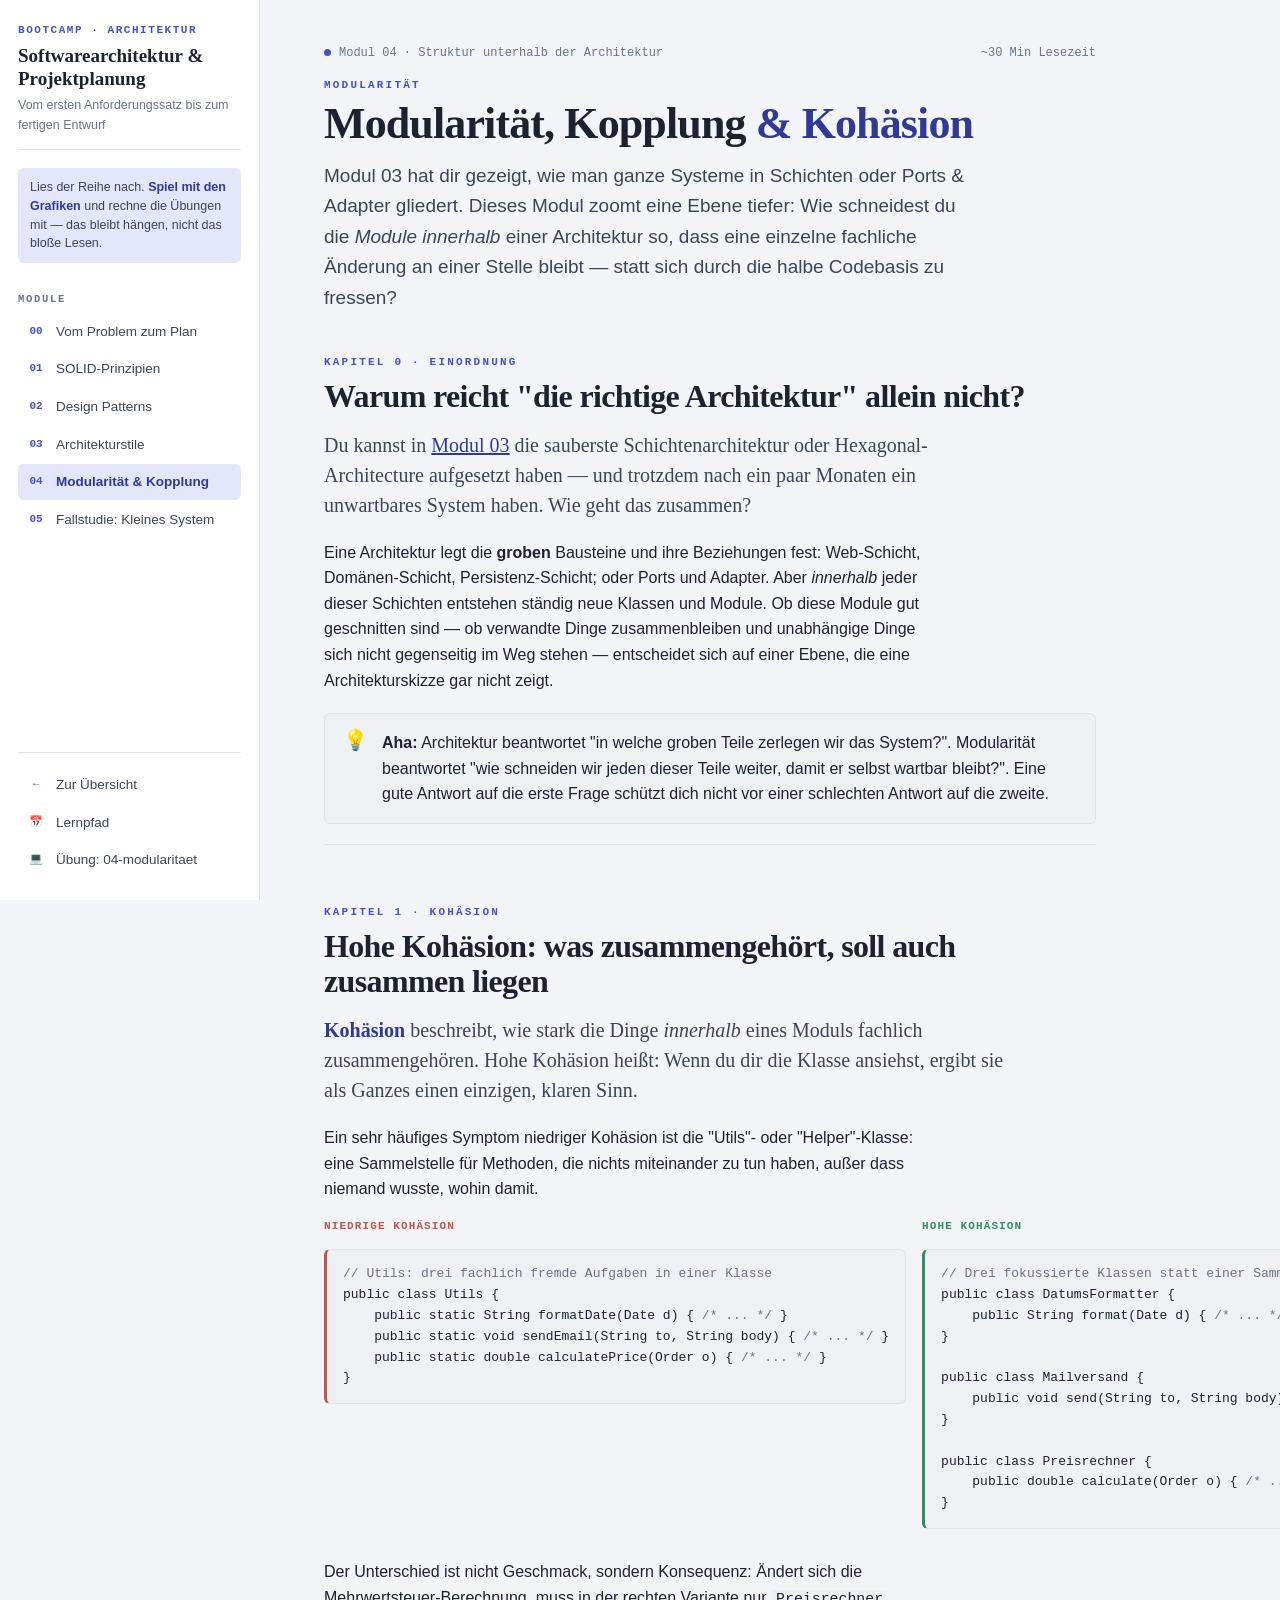
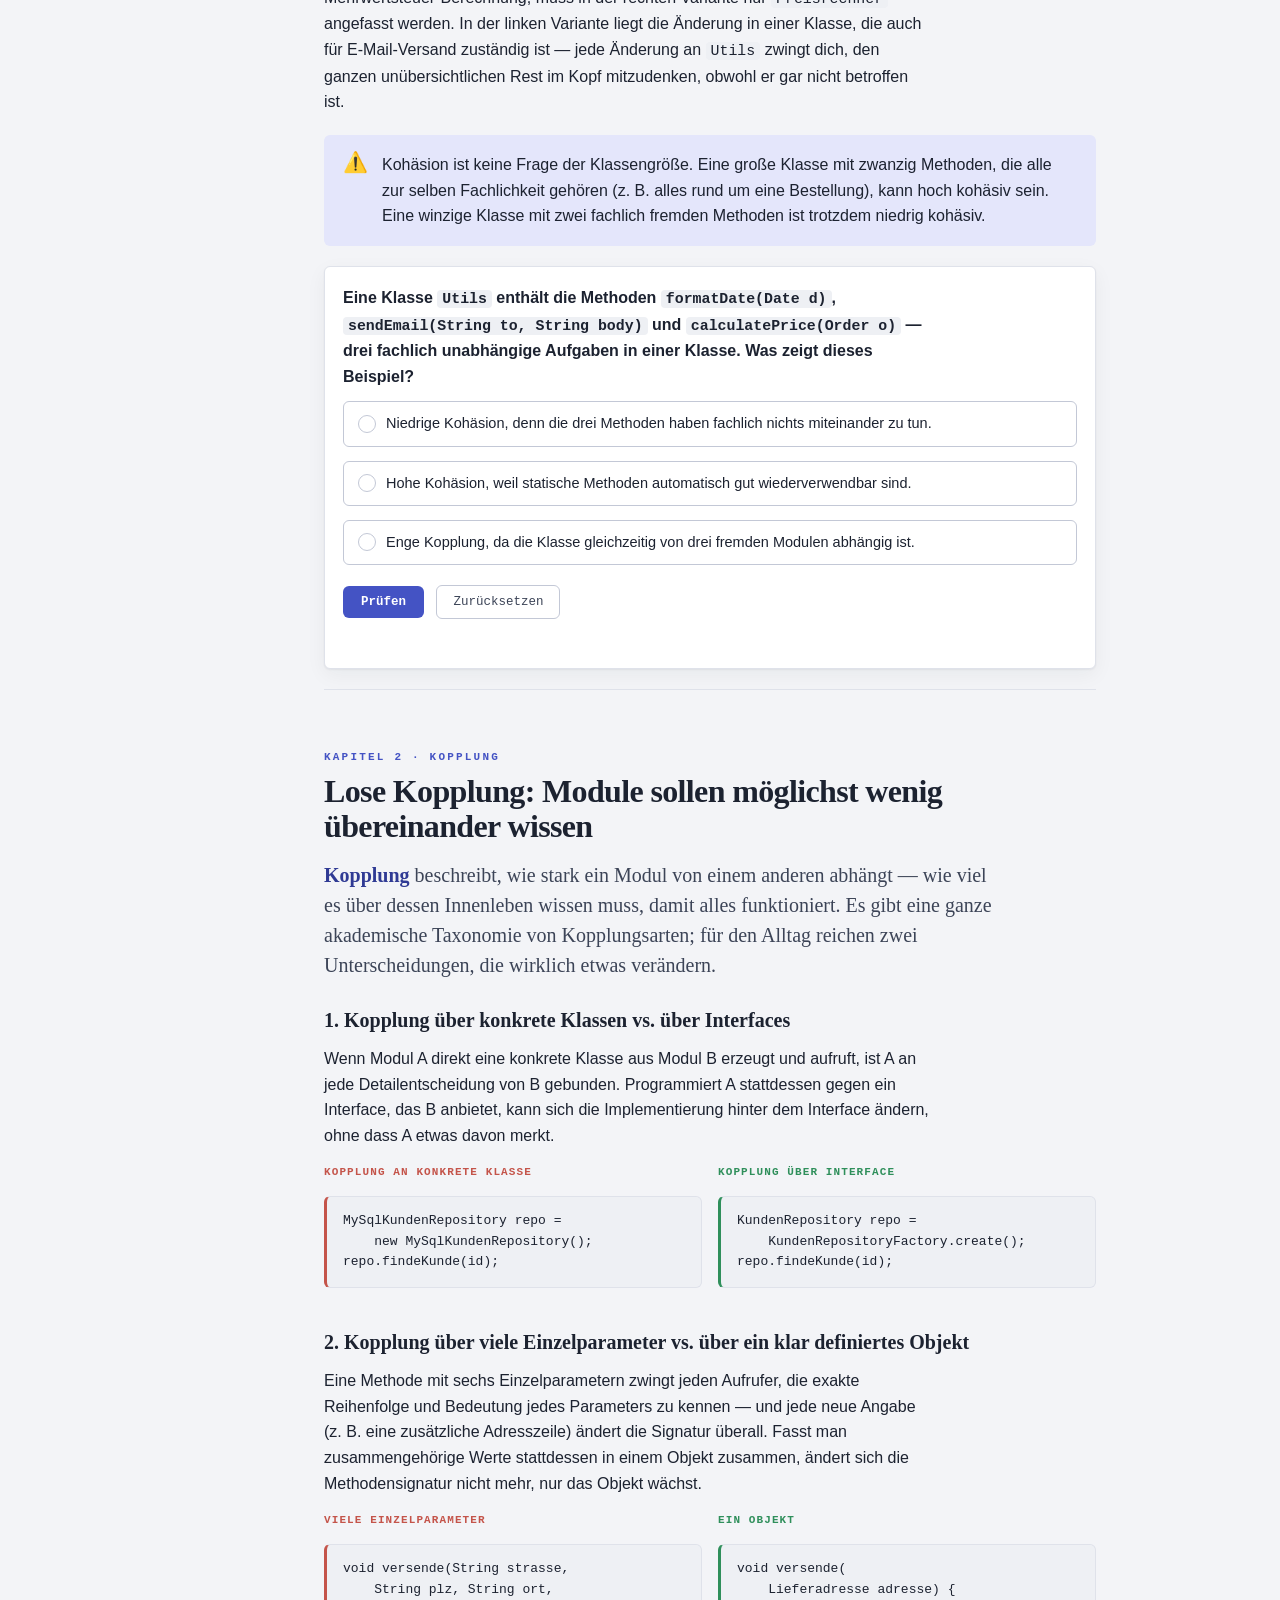
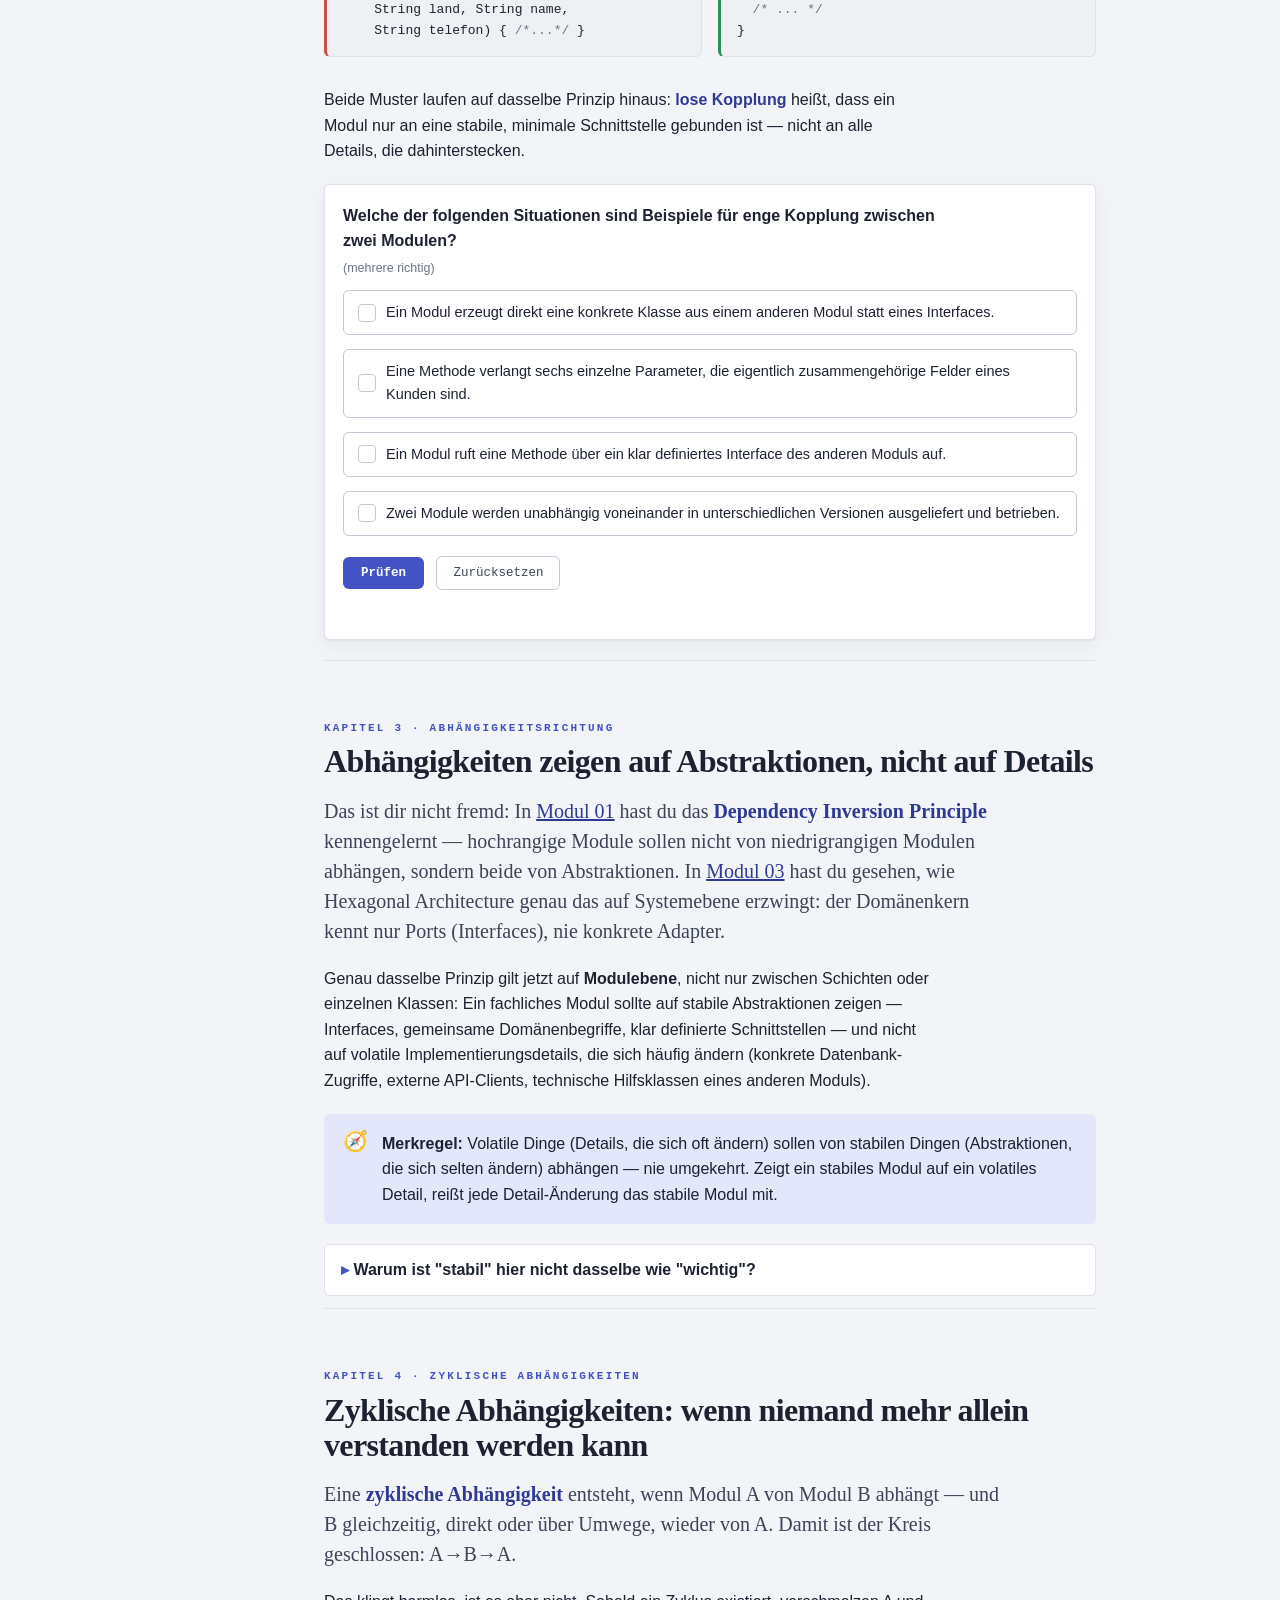
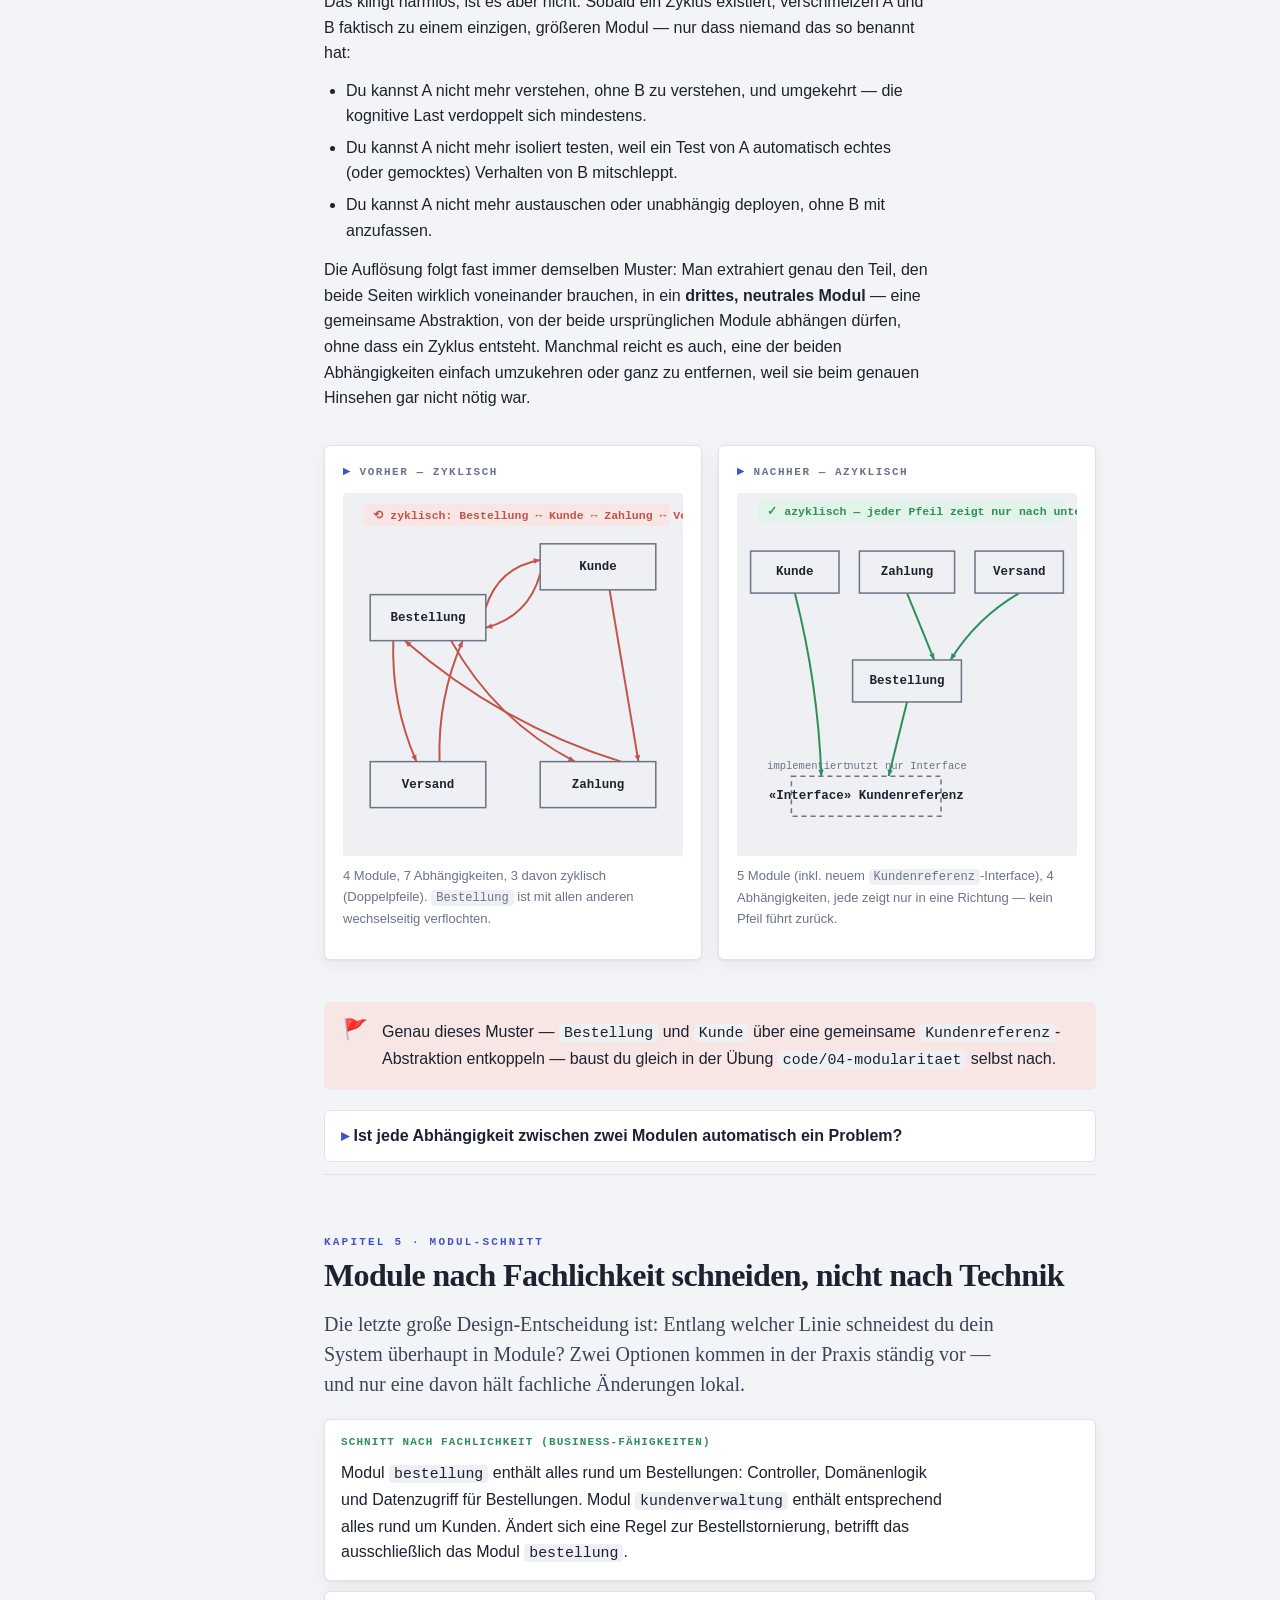
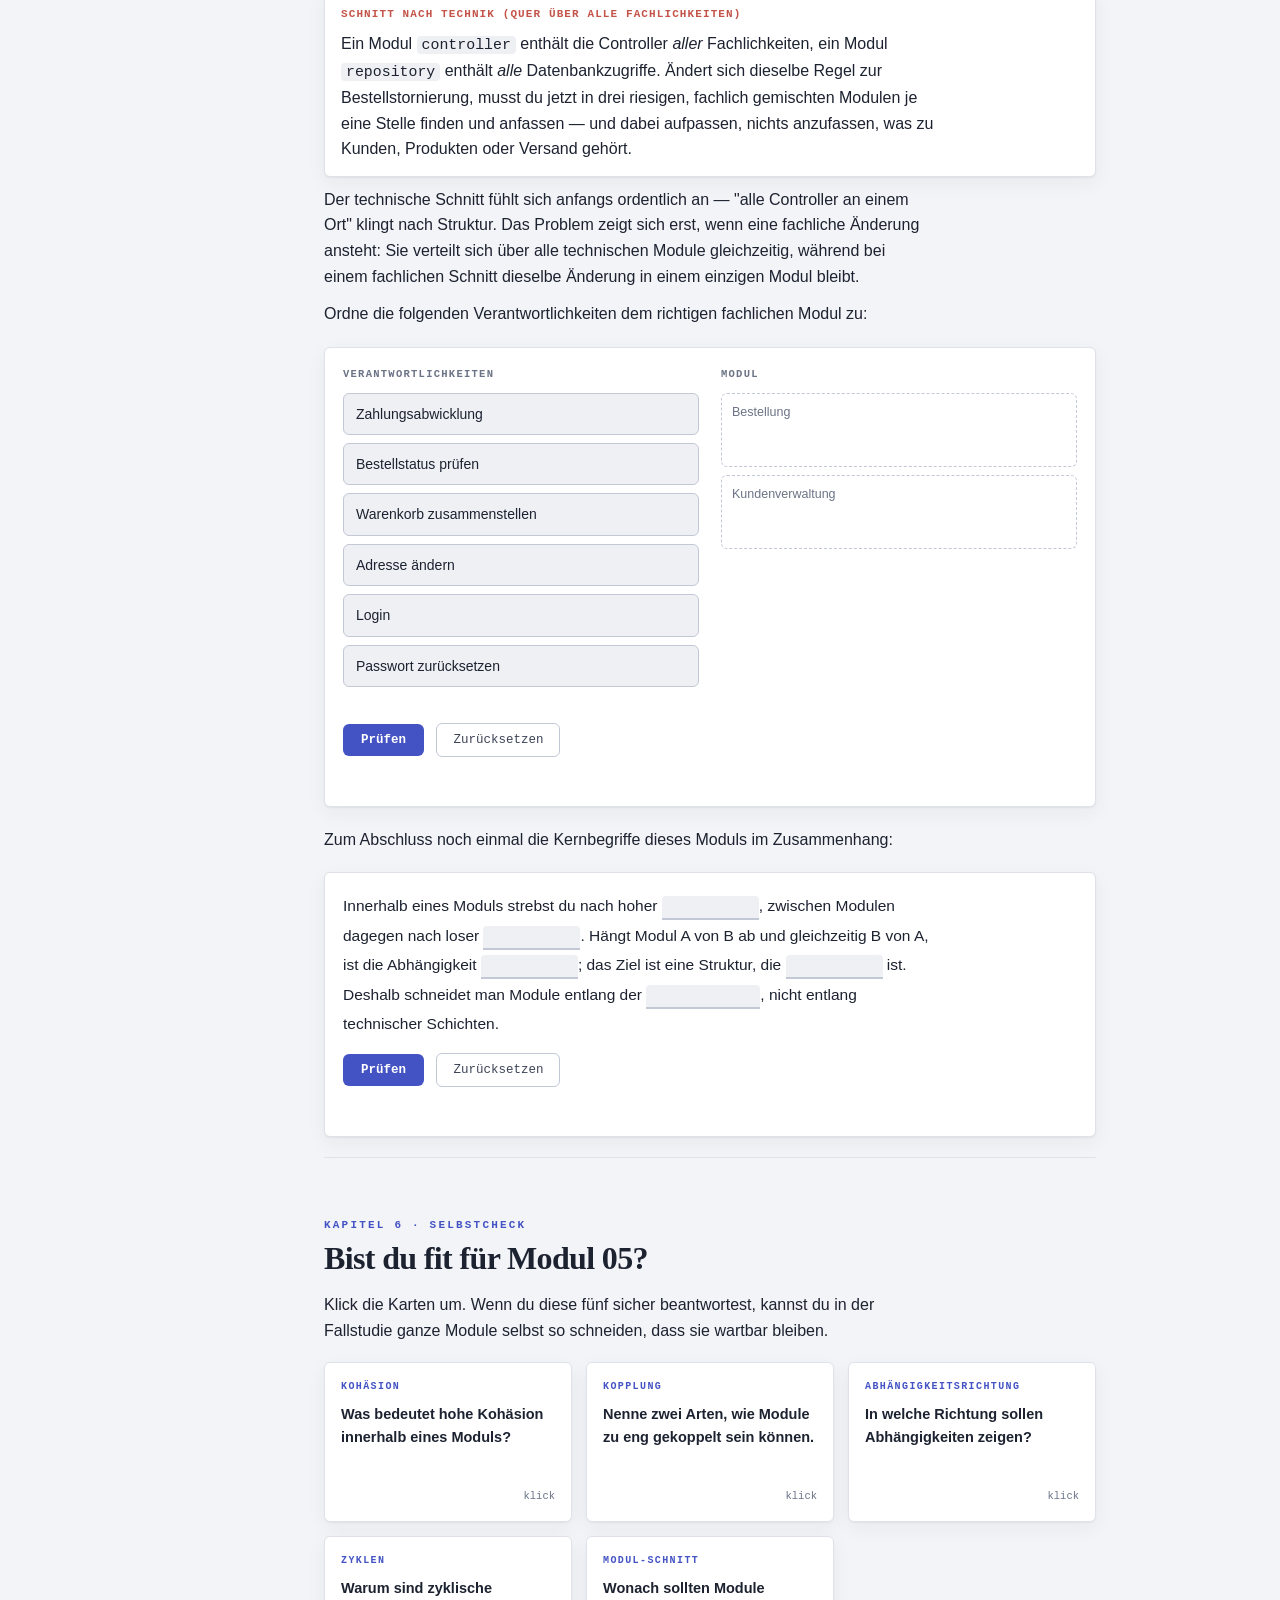
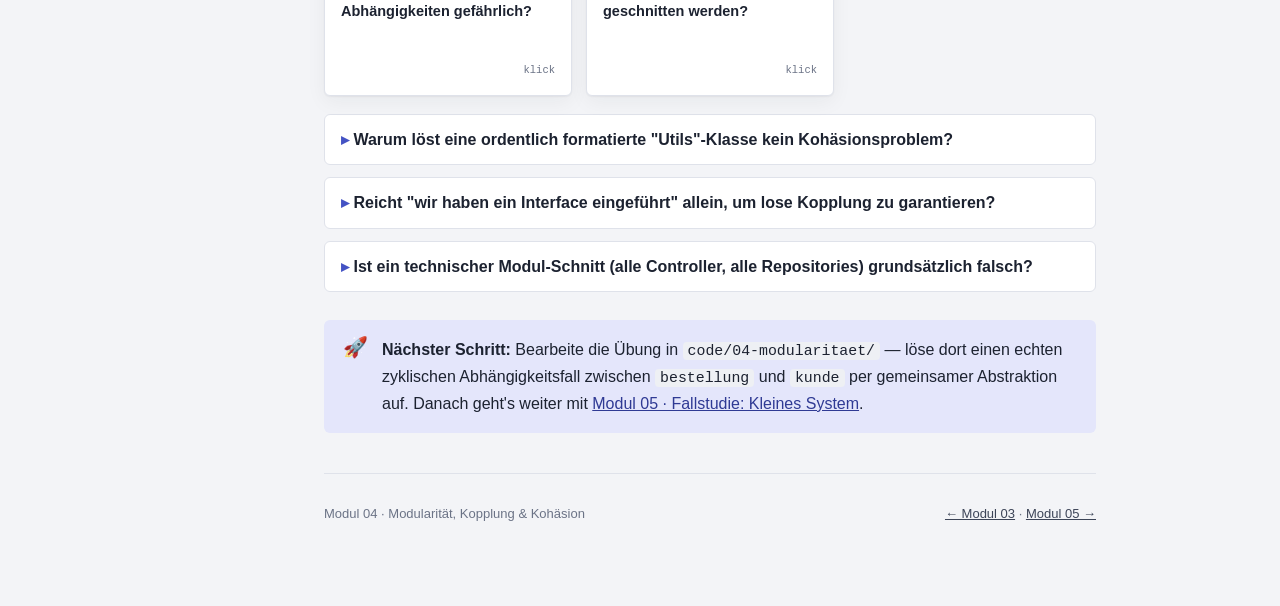
<file: lehrkurse/04_Modularitaet_Kopplung_Kohaesion.html>
<!DOCTYPE html>
<html lang="de">
<head>
<meta charset="UTF-8">
<meta name="viewport" content="width=device-width, initial-scale=1.0">
<title>Modularität, Kopplung & Kohäsion — Modul 04 · Bootcamp Architektur</title>
<link rel="stylesheet" href="../css/styles.css">
<link rel="icon" type="image/svg+xml" href="../favicon.svg">
<meta name="theme-color" content="#4453c4">
<style>
  /* Modul-spezifische Ergänzungen — nutzen nur Farben aus styles.css/colorpalett.css */
  .code-block {
    font-family: var(--mono); font-size: 13px; line-height: 1.6;
    background: var(--surface-2); border: 1px solid var(--hair); border-radius: var(--radius);
    padding: 14px 16px; margin: 14px 0; overflow-x: auto; white-space: pre;
  }
  .code-block .cm { color: var(--ink-mute); }
  .code-block--bad { border-left: 3px solid var(--warn); }
  .code-block--good { border-left: 3px solid var(--good); }
  .split-cols { display: grid; grid-template-columns: 1fr 1fr; gap: 16px; margin: 16px 0; }
  @media (max-width: 720px) { .split-cols { grid-template-columns: 1fr; } }
  .split-cols__label { font-family: var(--mono); font-size: 11px; letter-spacing: .1em; text-transform: uppercase; font-weight: 700; margin-bottom: 6px; display: block; }
  .split-cols__label--bad { color: var(--warn); }
  .split-cols__label--good { color: var(--good); }
  .dep-compare { display: grid; grid-template-columns: 1fr 1fr; gap: 16px; }
  @media (max-width: 780px) { .dep-compare { grid-template-columns: 1fr; } }
  .layer-example { border: 1px solid var(--hair); border-radius: var(--radius); background: var(--surface); box-shadow: var(--shadow); padding: 14px 16px; margin: 10px 0; }
  .layer-example__title { font-family: var(--mono); font-size: 11px; letter-spacing: .1em; text-transform: uppercase; font-weight: 700; margin-bottom: 8px; }
  .layer-example__title--good { color: var(--good); }
  .layer-example__title--bad { color: var(--warn); }
</style>
</head>
<body>
<div class="shell">

  <aside class="rail">
    <div class="brand">
      <span class="brand__mark">Bootcamp · Architektur</span>
      <span class="brand__name">Softwarearchitektur & Projektplanung</span>
      <span class="brand__sub">Vom ersten Anforderungssatz bis zum fertigen Entwurf</span>
    </div>
    <div class="note-strip">
      Lies der Reihe nach. <b>Spiel mit den Grafiken</b> und rechne die Übungen mit — das bleibt hängen, nicht das bloße Lesen.
    </div>
    <nav class="nav">
      <div class="nav__group">Module</div>
      <a class="nav__task" href="00_Vom_Problem_zum_Plan.html"><span class="nav__num">00</span><span class="nav__label">Vom Problem zum Plan</span></a>
      <a class="nav__task" href="01_SOLID_Prinzipien.html"><span class="nav__num">01</span><span class="nav__label">SOLID-Prinzipien</span></a>
      <a class="nav__task" href="02_Design_Patterns_Grundlagen.html"><span class="nav__num">02</span><span class="nav__label">Design Patterns</span></a>
      <a class="nav__task" href="03_Architekturstile.html"><span class="nav__num">03</span><span class="nav__label">Architekturstile</span></a>
      <a class="nav__task is-active" href="04_Modularitaet_Kopplung_Kohaesion.html"><span class="nav__num">04</span><span class="nav__label">Modularität & Kopplung</span></a>
      <a class="nav__task" href="05_Fallstudie_Kleines_System.html"><span class="nav__num">05</span><span class="nav__label">Fallstudie: Kleines System</span></a>
    </nav>
    <div class="rail__foot">
      <a class="nav__task" href="index.html"><span class="nav__num">←</span><span class="nav__label">Zur Übersicht</span></a>
      <a class="nav__task" href="https://github.com/Lukas-BAG/Bootcamp_Architektur/blob/main/Lernpfad.md" target="_blank" rel="noopener"><span class="nav__num">📅</span><span class="nav__label">Lernpfad</span></a>
      <a class="nav__task" href="../code/04-modularitaet"><span class="nav__num">💻</span><span class="nav__label">Übung: 04-modularitaet</span></a>
    </div>
  </aside>

  <main class="main">
    <header class="masthead">
      <div class="masthead__rule"><span><span class="dot"></span>Modul 04 · Struktur unterhalb der Architektur</span><span>~30 Min Lesezeit</span></div>
      <div class="kicker">Modularität</div>
      <h1>Modularität, Kopplung <em>& Kohäsion</em></h1>
      <p class="lede">Modul 03 hat dir gezeigt, wie man ganze Systeme in Schichten oder Ports & Adapter gliedert. Dieses Modul zoomt eine Ebene tiefer: Wie schneidest du die <i>Module innerhalb</i> einer Architektur so, dass eine einzelne fachliche Änderung an einer Stelle bleibt — statt sich durch die halbe Codebasis zu fressen?</p>
    </header>

    <!-- ══════════ KAPITEL 0 ══════════ -->
    <section class="chapter" id="k0">
      <span class="chapter__tag">Kapitel 0 · Einordnung</span>
      <h2>Warum reicht "die richtige Architektur" allein nicht?</h2>
      <p class="lead-in">Du kannst in <a href="03_Architekturstile.html">Modul 03</a> die sauberste Schichtenarchitektur oder Hexagonal-Architecture aufgesetzt haben — und trotzdem nach ein paar Monaten ein unwartbares System haben. Wie geht das zusammen?</p>
      <p>Eine Architektur legt die <b>groben</b> Bausteine und ihre Beziehungen fest: Web-Schicht, Domänen-Schicht, Persistenz-Schicht; oder Ports und Adapter. Aber <i>innerhalb</i> jeder dieser Schichten entstehen ständig neue Klassen und Module. Ob diese Module gut geschnitten sind — ob verwandte Dinge zusammenbleiben und unabhängige Dinge sich nicht gegenseitig im Weg stehen — entscheidet sich auf einer Ebene, die eine Architekturskizze gar nicht zeigt.</p>
      <div class="callout callout--think">
        <div class="callout__icon">💡</div>
        <div class="callout__body"><b>Aha:</b> Architektur beantwortet "in welche groben Teile zerlegen wir das System?". Modularität beantwortet "wie schneiden wir jeden dieser Teile weiter, damit er selbst wartbar bleibt?". Eine gute Antwort auf die erste Frage schützt dich nicht vor einer schlechten Antwort auf die zweite.</div>
      </div>
    </section>

    <!-- ══════════ KAPITEL 1 ══════════ -->
    <section class="chapter" id="k1">
      <span class="chapter__tag">Kapitel 1 · Kohäsion</span>
      <h2>Hohe Kohäsion: was zusammengehört, soll auch zusammen liegen</h2>
      <p class="lead-in"><span class="keyword">Kohäsion</span> beschreibt, wie stark die Dinge <i>innerhalb</i> eines Moduls fachlich zusammengehören. Hohe Kohäsion heißt: Wenn du dir die Klasse ansiehst, ergibt sie als Ganzes einen einzigen, klaren Sinn.</p>

      <p>Ein sehr häufiges Symptom niedriger Kohäsion ist die "Utils"- oder "Helper"-Klasse: eine Sammelstelle für Methoden, die nichts miteinander zu tun haben, außer dass niemand wusste, wohin damit.</p>

      <div class="split-cols">
        <div>
          <span class="split-cols__label split-cols__label--bad">Niedrige Kohäsion</span>
          <div class="code-block code-block--bad"><span class="cm">// Utils: drei fachlich fremde Aufgaben in einer Klasse</span>
public class Utils {
    public static String formatDate(Date d) { <span class="cm">/* ... */</span> }
    public static void sendEmail(String to, String body) { <span class="cm">/* ... */</span> }
    public static double calculatePrice(Order o) { <span class="cm">/* ... */</span> }
}</div>
        </div>
        <div>
          <span class="split-cols__label split-cols__label--good">Hohe Kohäsion</span>
          <div class="code-block code-block--good"><span class="cm">// Drei fokussierte Klassen statt einer Sammelklasse</span>
public class DatumsFormatter {
    public String format(Date d) { <span class="cm">/* ... */</span> }
}

public class Mailversand {
    public void send(String to, String body) { <span class="cm">/* ... */</span> }
}

public class Preisrechner {
    public double calculate(Order o) { <span class="cm">/* ... */</span> }
}</div>
        </div>
      </div>

      <p>Der Unterschied ist nicht Geschmack, sondern Konsequenz: Ändert sich die Mehrwertsteuer-Berechnung, muss in der rechten Variante nur <code class="inline">Preisrechner</code> angefasst werden. In der linken Variante liegt die Änderung in einer Klasse, die auch für E-Mail-Versand zuständig ist — jede Änderung an <code class="inline">Utils</code> zwingt dich, den ganzen unübersichtlichen Rest im Kopf mitzudenken, obwohl er gar nicht betroffen ist.</p>

      <div class="callout callout--note">
        <div class="callout__icon">⚠️</div>
        <div class="callout__body">Kohäsion ist keine Frage der Klassengröße. Eine große Klasse mit zwanzig Methoden, die alle zur selben Fachlichkeit gehören (z. B. alles rund um eine Bestellung), kann hoch kohäsiv sein. Eine winzige Klasse mit zwei fachlich fremden Methoden ist trotzdem niedrig kohäsiv.</div>
      </div>

      <div class="quiz" data-quiz-type="sc">
        <p class="quiz__question">Eine Klasse <code class="inline">Utils</code> enthält die Methoden <code class="inline">formatDate(Date d)</code>, <code class="inline">sendEmail(String to, String body)</code> und <code class="inline">calculatePrice(Order o)</code> — drei fachlich unabhängige Aufgaben in einer Klasse. Was zeigt dieses Beispiel?</p>
        <ul class="quiz__options">
          <li class="quiz__option" data-correct>Niedrige Kohäsion, denn die drei Methoden haben fachlich nichts miteinander zu tun.</li>
          <li class="quiz__option">Hohe Kohäsion, weil statische Methoden automatisch gut wiederverwendbar sind.</li>
          <li class="quiz__option">Enge Kopplung, da die Klasse gleichzeitig von drei fremden Modulen abhängig ist.</li>
        </ul>
        <button class="quiz__check">Prüfen</button>
        <button class="quiz__reset" type="button">Zurücksetzen</button>
        <div class="quiz__feedback"></div>
      </div>
    </section>

    <!-- ══════════ KAPITEL 2 ══════════ -->
    <section class="chapter" id="k2">
      <span class="chapter__tag">Kapitel 2 · Kopplung</span>
      <h2>Lose Kopplung: Module sollen möglichst wenig übereinander wissen</h2>
      <p class="lead-in"><span class="keyword">Kopplung</span> beschreibt, wie stark ein Modul von einem anderen abhängt — wie viel es über dessen Innenleben wissen muss, damit alles funktioniert. Es gibt eine ganze akademische Taxonomie von Kopplungsarten; für den Alltag reichen zwei Unterscheidungen, die wirklich etwas verändern.</p>

      <h3>1. Kopplung über konkrete Klassen vs. über Interfaces</h3>
      <p>Wenn Modul A direkt eine konkrete Klasse aus Modul B erzeugt und aufruft, ist A an jede Detailentscheidung von B gebunden. Programmiert A stattdessen gegen ein Interface, das B anbietet, kann sich die Implementierung hinter dem Interface ändern, ohne dass A etwas davon merkt.</p>

      <div class="split-cols">
        <div>
          <span class="split-cols__label split-cols__label--bad">Kopplung an konkrete Klasse</span>
          <div class="code-block code-block--bad">MySqlKundenRepository repo =
    new MySqlKundenRepository();
repo.findeKunde(id);</div>
        </div>
        <div>
          <span class="split-cols__label split-cols__label--good">Kopplung über Interface</span>
          <div class="code-block code-block--good">KundenRepository repo =
    KundenRepositoryFactory.create();
repo.findeKunde(id);</div>
        </div>
      </div>

      <h3>2. Kopplung über viele Einzelparameter vs. über ein klar definiertes Objekt</h3>
      <p>Eine Methode mit sechs Einzelparametern zwingt jeden Aufrufer, die exakte Reihenfolge und Bedeutung jedes Parameters zu kennen — und jede neue Angabe (z. B. eine zusätzliche Adresszeile) ändert die Signatur überall. Fasst man zusammengehörige Werte stattdessen in einem Objekt zusammen, ändert sich die Methodensignatur nicht mehr, nur das Objekt wächst.</p>

      <div class="split-cols">
        <div>
          <span class="split-cols__label split-cols__label--bad">Viele Einzelparameter</span>
          <div class="code-block code-block--bad">void versende(String strasse,
    String plz, String ort,
    String land, String name,
    String telefon) { <span class="cm">/*...*/</span> }</div>
        </div>
        <div>
          <span class="split-cols__label split-cols__label--good">Ein Objekt</span>
          <div class="code-block code-block--good">void versende(
    Lieferadresse adresse) {
  <span class="cm">/* ... */</span>
}</div>
        </div>
      </div>

      <p>Beide Muster laufen auf dasselbe Prinzip hinaus: <span class="keyword">lose Kopplung</span> heißt, dass ein Modul nur an eine stabile, minimale Schnittstelle gebunden ist — nicht an alle Details, die dahinterstecken.</p>

      <div class="quiz" data-quiz-type="mc">
        <p class="quiz__question">Welche der folgenden Situationen sind Beispiele für <b>enge Kopplung</b> zwischen zwei Modulen? <span class="quiz__hint">(mehrere richtig)</span></p>
        <ul class="quiz__options">
          <li class="quiz__option" data-correct>Ein Modul erzeugt direkt eine konkrete Klasse aus einem anderen Modul statt eines Interfaces.</li>
          <li class="quiz__option" data-correct>Eine Methode verlangt sechs einzelne Parameter, die eigentlich zusammengehörige Felder eines Kunden sind.</li>
          <li class="quiz__option">Ein Modul ruft eine Methode über ein klar definiertes Interface des anderen Moduls auf.</li>
          <li class="quiz__option">Zwei Module werden unabhängig voneinander in unterschiedlichen Versionen ausgeliefert und betrieben.</li>
        </ul>
        <button class="quiz__check">Prüfen</button>
        <button class="quiz__reset" type="button">Zurücksetzen</button>
        <div class="quiz__feedback"></div>
      </div>
    </section>

    <!-- ══════════ KAPITEL 3 ══════════ -->
    <section class="chapter" id="k3">
      <span class="chapter__tag">Kapitel 3 · Abhängigkeitsrichtung</span>
      <h2>Abhängigkeiten zeigen auf Abstraktionen, nicht auf Details</h2>
      <p class="lead-in">Das ist dir nicht fremd: In <a href="01_SOLID_Prinzipien.html">Modul 01</a> hast du das <span class="keyword">Dependency Inversion Principle</span> kennengelernt — hochrangige Module sollen nicht von niedrigrangigen Modulen abhängen, sondern beide von Abstraktionen. In <a href="03_Architekturstile.html">Modul 03</a> hast du gesehen, wie Hexagonal Architecture genau das auf Systemebene erzwingt: der Domänenkern kennt nur Ports (Interfaces), nie konkrete Adapter.</p>
      <p>Genau dasselbe Prinzip gilt jetzt auf <b>Modulebene</b>, nicht nur zwischen Schichten oder einzelnen Klassen: Ein fachliches Modul sollte auf stabile Abstraktionen zeigen — Interfaces, gemeinsame Domänenbegriffe, klar definierte Schnittstellen — und nicht auf volatile Implementierungsdetails, die sich häufig ändern (konkrete Datenbank-Zugriffe, externe API-Clients, technische Hilfsklassen eines anderen Moduls).</p>

      <div class="callout callout--note">
        <div class="callout__icon">🧭</div>
        <div class="callout__body"><b>Merkregel:</b> Volatile Dinge (Details, die sich oft ändern) sollen von stabilen Dingen (Abstraktionen, die sich selten ändern) abhängen — nie umgekehrt. Zeigt ein stabiles Modul auf ein volatiles Detail, reißt jede Detail-Änderung das stabile Modul mit.</div>
      </div>

      <details class="reveal">
        <summary>Warum ist "stabil" hier nicht dasselbe wie "wichtig"?</summary>
        <div class="q"><p>Weil Stabilität etwas über die <b>Änderungshäufigkeit</b> aussagt, nicht über die fachliche Bedeutung. Ein Zahlungsdienstleister-API-Client kann fachlich extrem wichtig sein — und trotzdem volatil, weil sich API-Verträge, SDKs und Versionen ändern. Genau deshalb sollte die Domänenlogik nicht direkt an diesen Client gekoppelt sein, sondern an ein stabiles Interface, hinter dem der Client austauschbar bleibt.</p></div>
      </details>
    </section>

    <!-- ══════════ KAPITEL 4 ══════════ -->
    <section class="chapter" id="k4">
      <span class="chapter__tag">Kapitel 4 · Zyklische Abhängigkeiten</span>
      <h2>Zyklische Abhängigkeiten: wenn niemand mehr allein verstanden werden kann</h2>
      <p class="lead-in">Eine <span class="keyword">zyklische Abhängigkeit</span> entsteht, wenn Modul A von Modul B abhängt — und B gleichzeitig, direkt oder über Umwege, wieder von A. Damit ist der Kreis geschlossen: A→B→A.</p>

      <p>Das klingt harmlos, ist es aber nicht. Sobald ein Zyklus existiert, verschmelzen A und B faktisch zu einem einzigen, größeren Modul — nur dass niemand das so benannt hat:</p>
      <ul>
        <li>Du kannst A nicht mehr verstehen, ohne B zu verstehen, und umgekehrt — die kognitive Last verdoppelt sich mindestens.</li>
        <li>Du kannst A nicht mehr isoliert testen, weil ein Test von A automatisch echtes (oder gemocktes) Verhalten von B mitschleppt.</li>
        <li>Du kannst A nicht mehr austauschen oder unabhängig deployen, ohne B mit anzufassen.</li>
      </ul>

      <p>Die Auflösung folgt fast immer demselben Muster: Man extrahiert genau den Teil, den beide Seiten wirklich voneinander brauchen, in ein <b>drittes, neutrales Modul</b> — eine gemeinsame Abstraktion, von der beide ursprünglichen Module abhängen dürfen, ohne dass ein Zyklus entsteht. Manchmal reicht es auch, eine der beiden Abhängigkeiten einfach umzukehren oder ganz zu entfernen, weil sie beim genauen Hinsehen gar nicht nötig war.</p>

      <div class="dep-compare">
        <div class="viz">
          <div class="viz__title">Vorher — zyklisch</div>
          <canvas id="depVorherChart" height="320"></canvas>
          <p class="viz__cap">4 Module, 7 Abhängigkeiten, 3 davon zyklisch (Doppelpfeile). <code class="inline">Bestellung</code> ist mit allen anderen wechselseitig verflochten.</p>
        </div>
        <div class="viz">
          <div class="viz__title">Nachher — azyklisch</div>
          <canvas id="depNachherChart" height="320"></canvas>
          <p class="viz__cap">5 Module (inkl. neuem <code class="inline">Kundenreferenz</code>-Interface), 4 Abhängigkeiten, jede zeigt nur in eine Richtung — kein Pfeil führt zurück.</p>
        </div>
      </div>

      <div class="callout callout--warn">
        <div class="callout__icon">🚩</div>
        <div class="callout__body">Genau dieses Muster — <code class="inline">Bestellung</code> und <code class="inline">Kunde</code> über eine gemeinsame <code class="inline">Kundenreferenz</code>-Abstraktion entkoppeln — baust du gleich in der Übung <code class="inline">code/04-modularitaet</code> selbst nach.</div>
      </div>

      <details class="reveal">
        <summary>Ist jede Abhängigkeit zwischen zwei Modulen automatisch ein Problem?</summary>
        <div class="q"><p>Nein. Abhängigkeiten sind normal und notwendig — kein System besteht aus komplett isolierten Modulen. Problematisch wird es erst, wenn eine Abhängigkeit <b>zyklisch</b> ist oder auf ein volatiles Detail statt auf eine stabile Abstraktion zeigt (siehe Kapitel 3). Eine einseitige, klare Abhängigkeit auf eine stabile Schnittstelle ist völlig gesund.</p></div>
      </details>
    </section>

    <!-- ══════════ KAPITEL 5 ══════════ -->
    <section class="chapter" id="k5">
      <span class="chapter__tag">Kapitel 5 · Modul-Schnitt</span>
      <h2>Module nach Fachlichkeit schneiden, nicht nach Technik</h2>
      <p class="lead-in">Die letzte große Design-Entscheidung ist: Entlang welcher Linie schneidest du dein System überhaupt in Module? Zwei Optionen kommen in der Praxis ständig vor — und nur eine davon hält fachliche Änderungen lokal.</p>

      <div class="layer-example">
        <div class="layer-example__title layer-example__title--good">Schnitt nach Fachlichkeit (Business-Fähigkeiten)</div>
        <p style="margin:0">Modul <code class="inline">bestellung</code> enthält alles rund um Bestellungen: Controller, Domänenlogik und Datenzugriff für Bestellungen. Modul <code class="inline">kundenverwaltung</code> enthält entsprechend alles rund um Kunden. Ändert sich eine Regel zur Bestellstornierung, betrifft das ausschließlich das Modul <code class="inline">bestellung</code>.</p>
      </div>
      <div class="layer-example">
        <div class="layer-example__title layer-example__title--bad">Schnitt nach Technik (quer über alle Fachlichkeiten)</div>
        <p style="margin:0">Ein Modul <code class="inline">controller</code> enthält die Controller <i>aller</i> Fachlichkeiten, ein Modul <code class="inline">repository</code> enthält <i>alle</i> Datenbankzugriffe. Ändert sich dieselbe Regel zur Bestellstornierung, musst du jetzt in drei riesigen, fachlich gemischten Modulen je eine Stelle finden und anfassen — und dabei aufpassen, nichts anzufassen, was zu Kunden, Produkten oder Versand gehört.</p>
      </div>

      <p>Der technische Schnitt fühlt sich anfangs ordentlich an — "alle Controller an einem Ort" klingt nach Struktur. Das Problem zeigt sich erst, wenn eine fachliche Änderung ansteht: Sie verteilt sich über alle technischen Module gleichzeitig, während bei einem fachlichen Schnitt dieselbe Änderung in einem einzigen Modul bleibt.</p>

      <p>Ordne die folgenden Verantwortlichkeiten dem richtigen fachlichen Modul zu:</p>
      <div class="dragdrop">
        <div class="dragdrop__layout">
          <div class="dragdrop__pool">
            <span class="dragdrop__col-label">Verantwortlichkeiten</span>
            <div class="dragdrop__item" data-match="bestellung">Zahlungsabwicklung</div>
            <div class="dragdrop__item" data-match="bestellung">Bestellstatus prüfen</div>
            <div class="dragdrop__item" data-match="bestellung">Warenkorb zusammenstellen</div>
            <div class="dragdrop__item" data-match="kundenverwaltung">Adresse ändern</div>
            <div class="dragdrop__item" data-match="kundenverwaltung">Login</div>
            <div class="dragdrop__item" data-match="kundenverwaltung">Passwort zurücksetzen</div>
          </div>
          <div class="dragdrop__targets">
            <span class="dragdrop__col-label">Modul</span>
            <div class="dragdrop__target" data-target="bestellung"><span class="dragdrop__target-label">Bestellung</span><div class="dragdrop__slot"></div></div>
            <div class="dragdrop__target" data-target="kundenverwaltung"><span class="dragdrop__target-label">Kundenverwaltung</span><div class="dragdrop__slot"></div></div>
          </div>
          <div class="dragdrop__actions">
            <button class="dragdrop__check">Prüfen</button>
            <button class="quiz__reset" type="button">Zurücksetzen</button>
            <div class="quiz__feedback"></div>
          </div>
        </div>
      </div>

      <p>Zum Abschluss noch einmal die Kernbegriffe dieses Moduls im Zusammenhang:</p>
      <div class="cloze">
        <p class="cloze__text">Innerhalb eines Moduls strebst du nach hoher <input class="cloze__blank" data-answer="Kohäsion|Kohaesion" size="10">, zwischen Modulen dagegen nach loser <input class="cloze__blank" data-answer="Kopplung" size="10">. Hängt Modul A von B ab und gleichzeitig B von A, ist die Abhängigkeit <input class="cloze__blank" data-answer="zyklisch|zyklische" size="10">; das Ziel ist eine Struktur, die <input class="cloze__blank" data-answer="azyklisch|azyklische" size="10"> ist. Deshalb schneidet man Module entlang der <input class="cloze__blank" data-answer="Fachlichkeit" size="12">, nicht entlang technischer Schichten.</p>
        <div class="cloze__actions">
          <button class="cloze__check">Prüfen</button>
          <button class="quiz__reset" type="button">Zurücksetzen</button>
        </div>
        <div class="quiz__feedback"></div>
      </div>
    </section>

    <!-- ══════════ KAPITEL 6 ══════════ -->
    <section class="chapter" id="k6">
      <span class="chapter__tag">Kapitel 6 · Selbstcheck</span>
      <h2>Bist du fit für Modul 05?</h2>
      <p>Klick die Karten um. Wenn du diese fünf sicher beantwortest, kannst du in der Fallstudie ganze Module selbst so schneiden, dass sie wartbar bleiben.</p>

      <div class="cards">
        <div class="card3d"><div class="card3d__inner">
          <div class="card3d__face card3d__front"><span class="card3d__tag">Kohäsion</span><span class="card3d__q">Was bedeutet hohe Kohäsion innerhalb eines Moduls?</span><span class="card3d__hint">klick</span></div>
          <div class="card3d__face card3d__back"><span class="card3d__tag">Antwort</span><span class="card3d__a">Alles, was fachlich zusammengehört, liegt auch im selben Modul beieinander — statt verteilt über eine Sammel-"Utils"-Klasse.</span></div>
        </div></div>
        <div class="card3d"><div class="card3d__inner">
          <div class="card3d__face card3d__front"><span class="card3d__tag">Kopplung</span><span class="card3d__q">Nenne zwei Arten, wie Module zu eng gekoppelt sein können.</span><span class="card3d__hint">klick</span></div>
          <div class="card3d__face card3d__back"><span class="card3d__tag">Antwort</span><span class="card3d__a">Über konkrete Klassen statt Interfaces — und über viele Einzelparameter statt ein klar definiertes Objekt.</span></div>
        </div></div>
        <div class="card3d"><div class="card3d__inner">
          <div class="card3d__face card3d__front"><span class="card3d__tag">Abhängigkeitsrichtung</span><span class="card3d__q">In welche Richtung sollen Abhängigkeiten zeigen?</span><span class="card3d__hint">klick</span></div>
          <div class="card3d__face card3d__back"><span class="card3d__tag">Antwort</span><span class="card3d__a">Auf stabile Abstraktionen, nicht auf volatile Details — dasselbe Prinzip wie DIP und Hexagonal Architecture, nur auf Modulebene.</span></div>
        </div></div>
        <div class="card3d"><div class="card3d__inner">
          <div class="card3d__face card3d__front"><span class="card3d__tag">Zyklen</span><span class="card3d__q">Warum sind zyklische Abhängigkeiten gefährlich?</span><span class="card3d__hint">klick</span></div>
          <div class="card3d__face card3d__back"><span class="card3d__tag">Antwort</span><span class="card3d__a">Kein beteiligtes Modul lässt sich mehr unabhängig verstehen, testen oder austauschen.</span></div>
        </div></div>
        <div class="card3d"><div class="card3d__inner">
          <div class="card3d__face card3d__front"><span class="card3d__tag">Modul-Schnitt</span><span class="card3d__q">Wonach sollten Module geschnitten werden?</span><span class="card3d__hint">klick</span></div>
          <div class="card3d__face card3d__back"><span class="card3d__tag">Antwort</span><span class="card3d__a">Nach Fachlichkeit (z. B. Bestellung, Kundenverwaltung), nicht nach Technik (z. B. alle Controller in einem Modul).</span></div>
        </div></div>
      </div>

      <details class="reveal">
        <summary>Warum löst eine ordentlich formatierte "Utils"-Klasse kein Kohäsionsproblem?</summary>
        <div class="q"><p>Weil Formatierung und Sauberkeit im Kleinen nichts über den fachlichen Zusammenhang der Methoden aussagen. Kohäsion ist eine Frage des <i>Inhalts</i>, nicht des <i>Stils</i>: Drei sauber geschriebene, aber fachlich fremde Methoden bleiben fachlich fremd, egal wie ordentlich sie aussehen.</p></div>
      </details>
      <details class="reveal">
        <summary>Reicht "wir haben ein Interface eingeführt" allein, um lose Kopplung zu garantieren?</summary>
        <div class="q"><p>Nein. Ein Interface hilft nur, wenn es so geschnitten ist, dass es genau das zeigt, was der Aufrufer wirklich braucht — nicht die komplette Methodenliste der bisherigen konkreten Klasse. Ein "Interface", das 1:1 alle Methoden einer einzigen Implementierung kopiert, ist oft nur ein Etikett, das die enge Kopplung versteckt, statt sie aufzulösen.</p></div>
      </details>
      <details class="reveal">
        <summary>Ist ein technischer Modul-Schnitt (alle Controller, alle Repositories) grundsätzlich falsch?</summary>
        <div class="q"><p>Nicht grundsätzlich — für sehr kleine Systeme mit wenig fachlicher Komplexität kann er einfacher sein. Er wird zum Problem, sobald das System wächst: Dann verteilt sich jede fachliche Änderung zuverlässig über mehrere technische Module, während ein fachlicher Schnitt dieselbe Änderung lokal hält.</p></div>
      </details>

      <div class="callout callout--note" style="margin-top:28px">
        <div class="callout__icon">🚀</div>
        <div class="callout__body"><b>Nächster Schritt:</b> Bearbeite die Übung in <code class="inline">code/04-modularitaet/</code> — löse dort einen echten zyklischen Abhängigkeitsfall zwischen <code class="inline">bestellung</code> und <code class="inline">kunde</code> per gemeinsamer Abstraktion auf. Danach geht's weiter mit <a href="05_Fallstudie_Kleines_System.html">Modul 05 · Fallstudie: Kleines System</a>.</div>
      </div>
    </section>

    <footer class="foot">
      <span>Modul 04 · Modularität, Kopplung & Kohäsion</span>
      <span><a href="03_Architekturstile.html">← Modul 03</a> · <a href="05_Fallstudie_Kleines_System.html">Modul 05 →</a></span>
    </footer>
  </main>
</div>

<script src="../js/quiz.js"></script>
<script>
/* ── Modul-Visualisierungen: Vorher/Nachher-Abhängigkeitsgraphen ── */
(function(){
  "use strict";
  var css = function(v){ return getComputedStyle(document.documentElement).getPropertyValue(v).trim() || "#4453c4"; };
  function fit(cv){
    var dpr = window.devicePixelRatio || 1;
    var w = cv.clientWidth || 600, h = cv.clientHeight || 320;
    if (cv.width !== w*dpr || cv.height !== h*dpr){ cv.width = w*dpr; cv.height = h*dpr; }
    var ctx = cv.getContext("2d"); ctx.setTransform(dpr,0,0,dpr,0,0);
    return { ctx: ctx, w: w, h: h };
  }

  function pt(b, side, offset){
    offset = offset || 0;
    if (side === "top")    return { x: b.x + b.w/2 + offset*b.w, y: b.y };
    if (side === "bottom") return { x: b.x + b.w/2 + offset*b.w, y: b.y + b.h };
    if (side === "left")   return { x: b.x, y: b.y + b.h/2 + offset*b.h };
    return { x: b.x + b.w, y: b.y + b.h/2 + offset*b.h }; /* right */
  }

  function drawBox(ctx, b, dashed){
    ctx.save();
    if (dashed) ctx.setLineDash([5,4]);
    ctx.fillStyle = css("--surface-2");
    ctx.strokeStyle = css("--ink-mute");
    ctx.lineWidth = 1.5;
    ctx.fillRect(b.x, b.y, b.w, b.h);
    ctx.strokeRect(b.x, b.y, b.w, b.h);
    ctx.restore();
    ctx.fillStyle = css("--ink");
    ctx.font = "700 12.5px 'JetBrains Mono', monospace";
    ctx.textAlign = "center"; ctx.textBaseline = "middle";
    ctx.fillText(b.label, b.x + b.w/2, b.y + b.h/2);
  }

  function drawArrow(ctx, p1, p2, color, curve){
    curve = curve || 0;
    var mx = (p1.x+p2.x)/2, my = (p1.y+p2.y)/2;
    var dx = p2.x-p1.x, dy = p2.y-p1.y, len = Math.sqrt(dx*dx+dy*dy) || 1;
    var nx = -dy/len, ny = dx/len;
    var cx = mx + nx*curve, cy = my + ny*curve;
    ctx.strokeStyle = color; ctx.fillStyle = color; ctx.lineWidth = 2;
    ctx.beginPath(); ctx.moveTo(p1.x,p1.y); ctx.quadraticCurveTo(cx,cy,p2.x,p2.y); ctx.stroke();
    var ang = Math.atan2(p2.y-cy, p2.x-cx);
    var ah = 7;
    ctx.beginPath();
    ctx.moveTo(p2.x, p2.y);
    ctx.lineTo(p2.x - ah*Math.cos(ang-0.4), p2.y - ah*Math.sin(ang-0.4));
    ctx.lineTo(p2.x - ah*Math.cos(ang+0.4), p2.y - ah*Math.sin(ang+0.4));
    ctx.closePath(); ctx.fill();
  }

  function badge(ctx, x, y, w, text, color, tint){
    ctx.font = "700 11.5px 'JetBrains Mono', monospace";
    var pad = 10, th = 22;
    ctx.textAlign = "left"; ctx.textBaseline = "middle";
    ctx.fillStyle = tint; ctx.fillRect(x, y, w, th);
    ctx.fillStyle = color;
    ctx.fillText(text, x + pad, y + th/2 + 1);
  }

  /* ── Vorher: 4 Module, 7 Abhängigkeiten, 3 Zyklen ── */
  var vorherCv = document.getElementById("depVorherChart");
  function drawVorher(){
    if (!vorherCv) return;
    var o = fit(vorherCv), ctx=o.ctx, w=o.w, h=o.h;
    ctx.clearRect(0,0,w,h);

    var bestellung = { x: w*0.08, y: h*0.28, w: w*0.34, h: 46, label: "Bestellung" };
    var kunde       = { x: w*0.58, y: h*0.14, w: w*0.34, h: 46, label: "Kunde" };
    var versand     = { x: w*0.08, y: h*0.74, w: w*0.34, h: 46, label: "Versand" };
    var zahlung     = { x: w*0.58, y: h*0.74, w: w*0.34, h: 46, label: "Zahlung" };

    var warn = css("--warn");
    /* Bestellung <-> Kunde (Zyklus 1) */
    drawArrow(ctx, pt(bestellung,"right",-0.22), pt(kunde,"left",-0.15), warn, -22);
    drawArrow(ctx, pt(kunde,"left",0.15), pt(bestellung,"right",0.22), warn, -22);
    /* Bestellung <-> Zahlung (Zyklus 2, diagonal) */
    drawArrow(ctx, pt(bestellung,"bottom",0.2), pt(zahlung,"top",-0.2), warn, 26);
    drawArrow(ctx, pt(zahlung,"top",0.2), pt(bestellung,"bottom",-0.2), warn, -26);
    /* Bestellung <-> Versand (Zyklus 3, vertikal) */
    drawArrow(ctx, pt(bestellung,"bottom",-0.3), pt(versand,"top",-0.1), warn, 14);
    drawArrow(ctx, pt(versand,"top",0.1), pt(bestellung,"bottom",0.3), warn, -14);
    /* Kunde -> Zahlung (nur eine Richtung, zusätzliche Überkreuzung) */
    drawArrow(ctx, pt(kunde,"bottom",0.1), pt(zahlung,"top",0.35), warn, 0);

    drawBox(ctx, bestellung); drawBox(ctx, kunde); drawBox(ctx, versand); drawBox(ctx, zahlung);

    badge(ctx, w*0.06, h*0.03, w*0.9, "⟲ zyklisch: Bestellung ↔ Kunde ↔ Zahlung ↔ Versand — 3 Zyklen, 7 Abhängigkeiten", css("--warn"), css("--warn-tint"));
  }

  /* ── Nachher: 5 Module, 4 Abhängigkeiten, alle azyklisch ── */
  var nachherCv = document.getElementById("depNachherChart");
  function drawNachher(){
    if (!nachherCv) return;
    var o = fit(nachherCv), ctx=o.ctx, w=o.w, h=o.h;
    ctx.clearRect(0,0,w,h);

    var kunde        = { x: w*0.04, y: h*0.16, w: w*0.26, h: 42, label: "Kunde" };
    var zahlung       = { x: w*0.36, y: h*0.16, w: w*0.28, h: 42, label: "Zahlung" };
    var versand       = { x: w*0.70, y: h*0.16, w: w*0.26, h: 42, label: "Versand" };
    var bestellung    = { x: w*0.34, y: h*0.46, w: w*0.32, h: 42, label: "Bestellung" };
    var kundenref     = { x: w*0.16, y: h*0.78, w: w*0.44, h: 40, label: "«Interface» Kundenreferenz" };

    var good = css("--good");
    drawArrow(ctx, pt(zahlung,"bottom",0), pt(bestellung,"top",0.25), good, 0);
    drawArrow(ctx, pt(versand,"bottom",0), pt(bestellung,"top",0.4), good, 12);
    drawArrow(ctx, pt(kunde,"bottom",0), pt(kundenref,"top",-0.3), good, -10);
    drawArrow(ctx, pt(bestellung,"bottom",0), pt(kundenref,"top",0.15), good, 0);

    drawBox(ctx, kunde); drawBox(ctx, zahlung); drawBox(ctx, versand); drawBox(ctx, bestellung);
    drawBox(ctx, kundenref, true);

    ctx.font = "10.5px 'JetBrains Mono', monospace";
    ctx.fillStyle = css("--ink-mute"); ctx.textAlign = "center";
    ctx.fillText("implementiert", kunde.x + kunde.w*0.65, kundenref.y - 10);
    ctx.fillText("nutzt nur Interface", bestellung.x + bestellung.w*0.5, kundenref.y - 10);

    badge(ctx, w*0.06, h*0.02, w*0.9, "✓ azyklisch — jeder Pfeil zeigt nur nach unten, 0 Zyklen, 4 Abhängigkeiten", css("--good"), css("--good-tint"));
  }

  function redrawAll(){ drawVorher(); drawNachher(); }
  window.addEventListener("resize", redrawAll);
  window.addEventListener("load", redrawAll);
  redrawAll();
})();
</script>
</body>
</html>
</file>
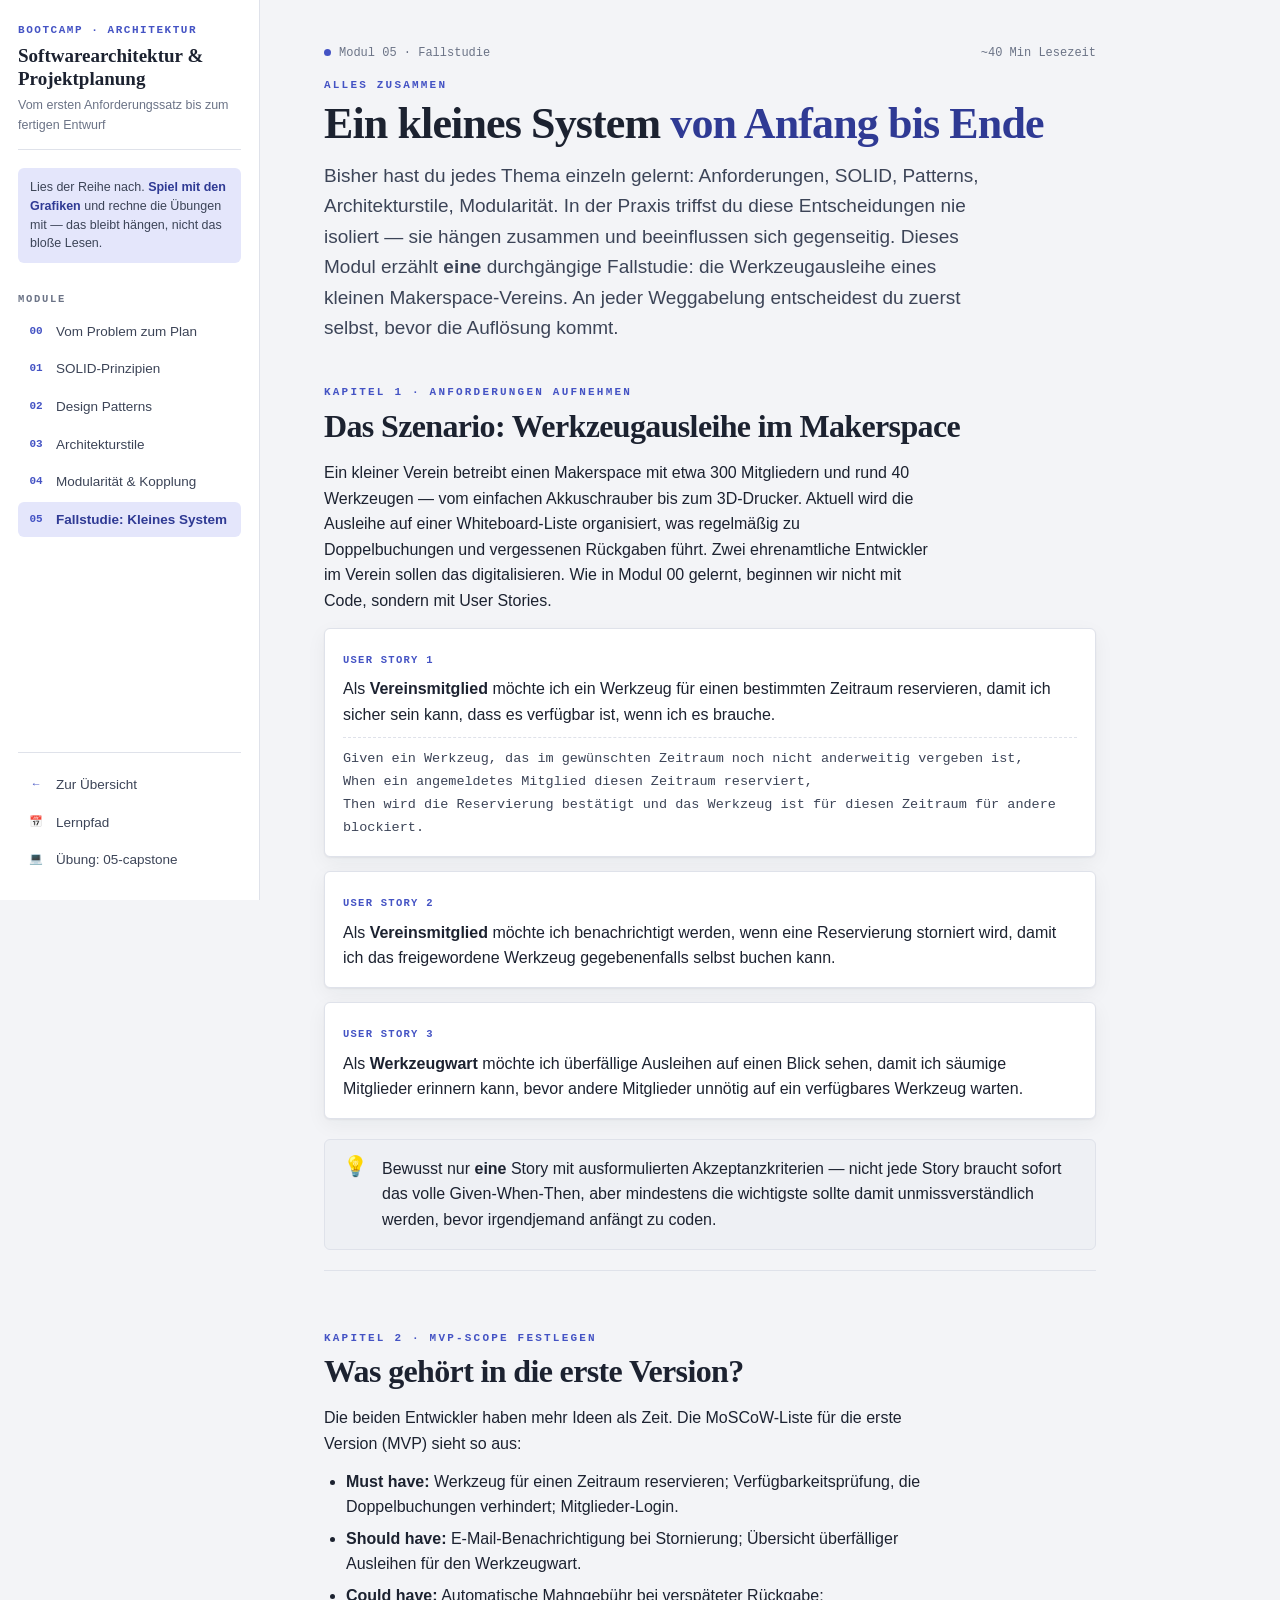
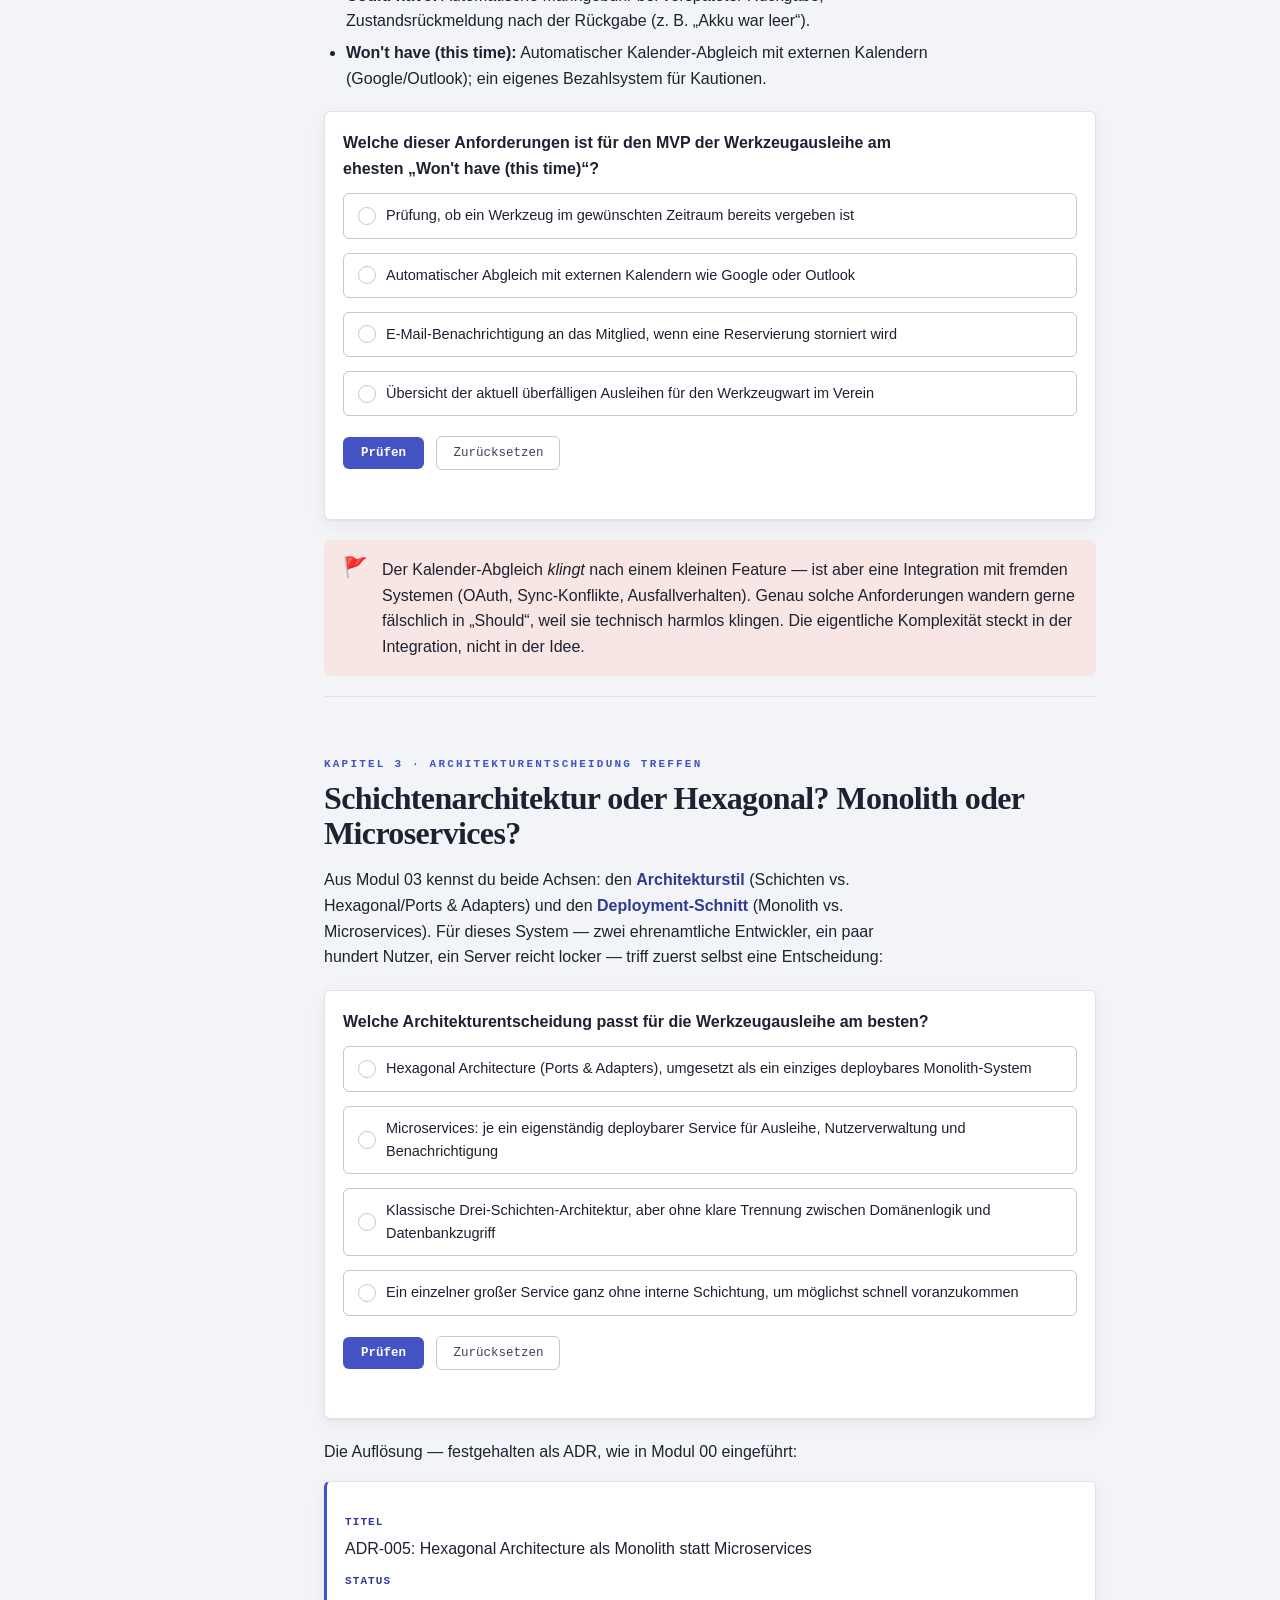
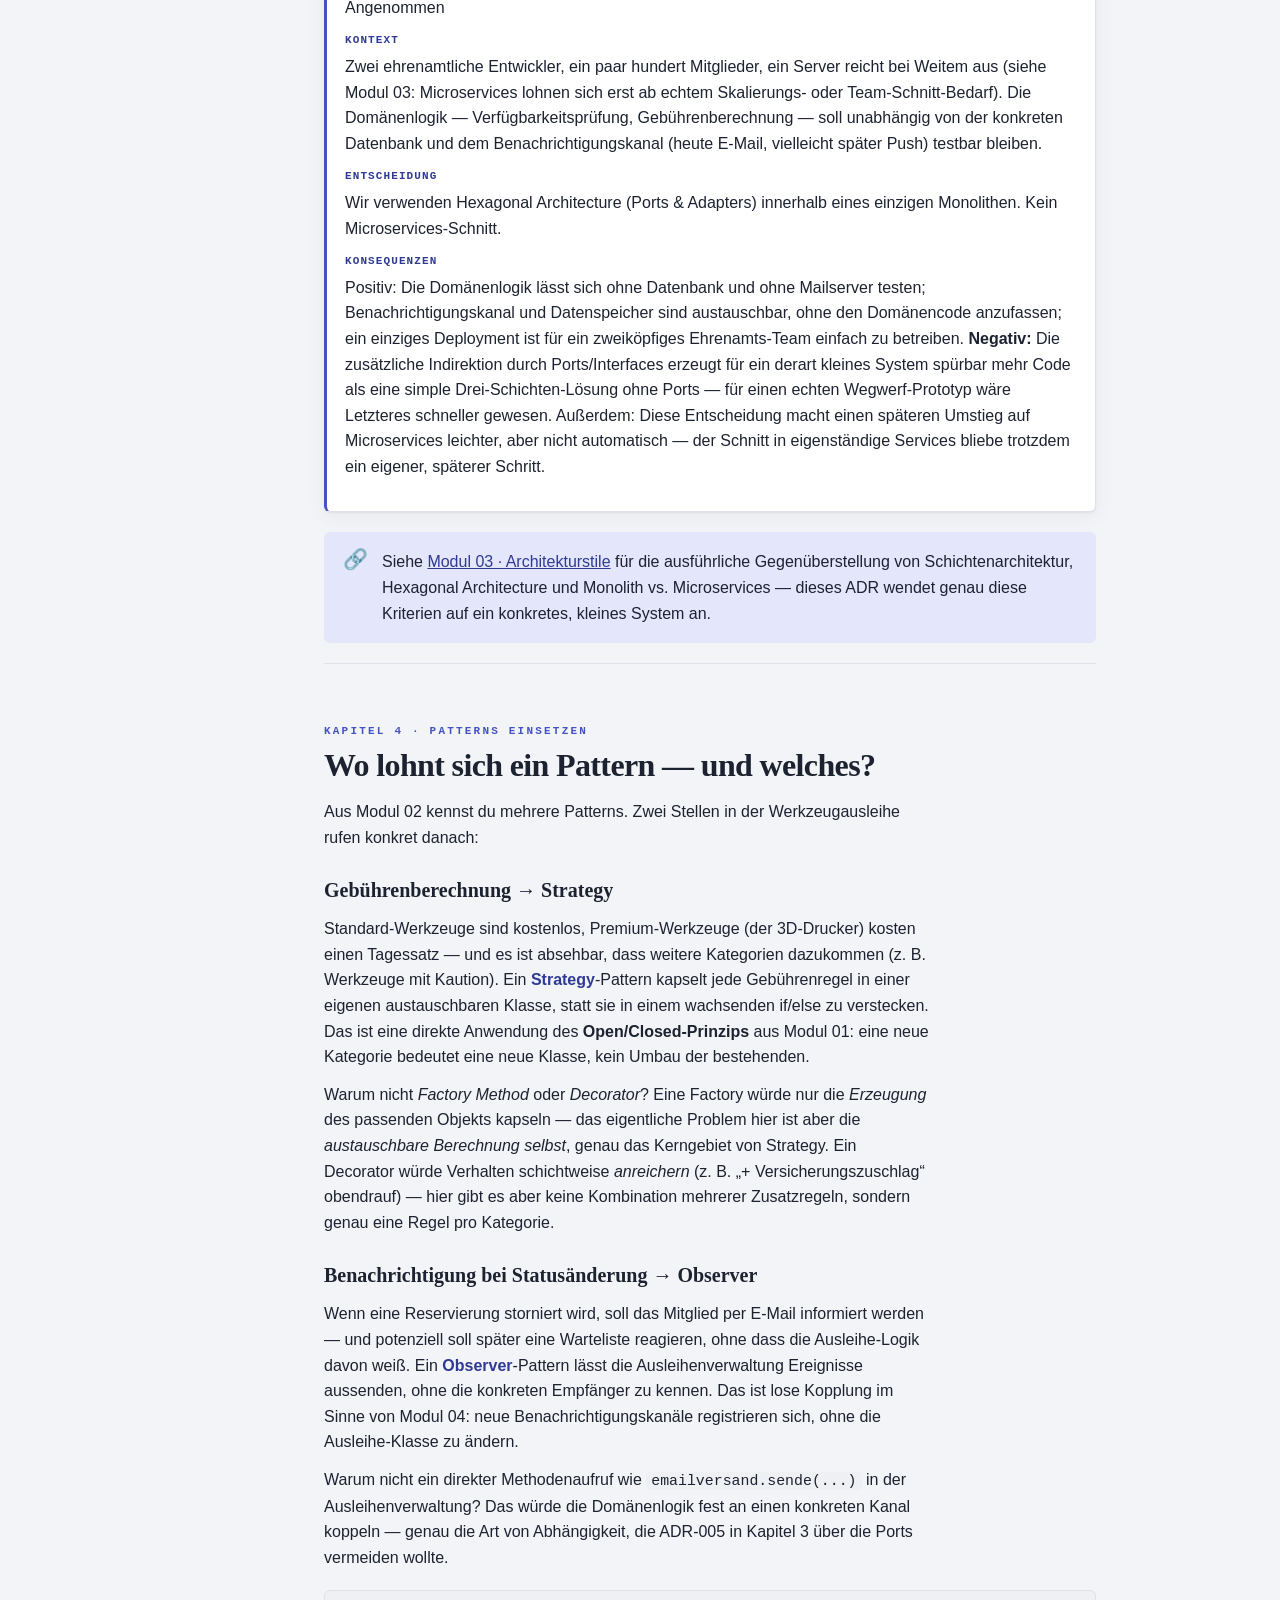
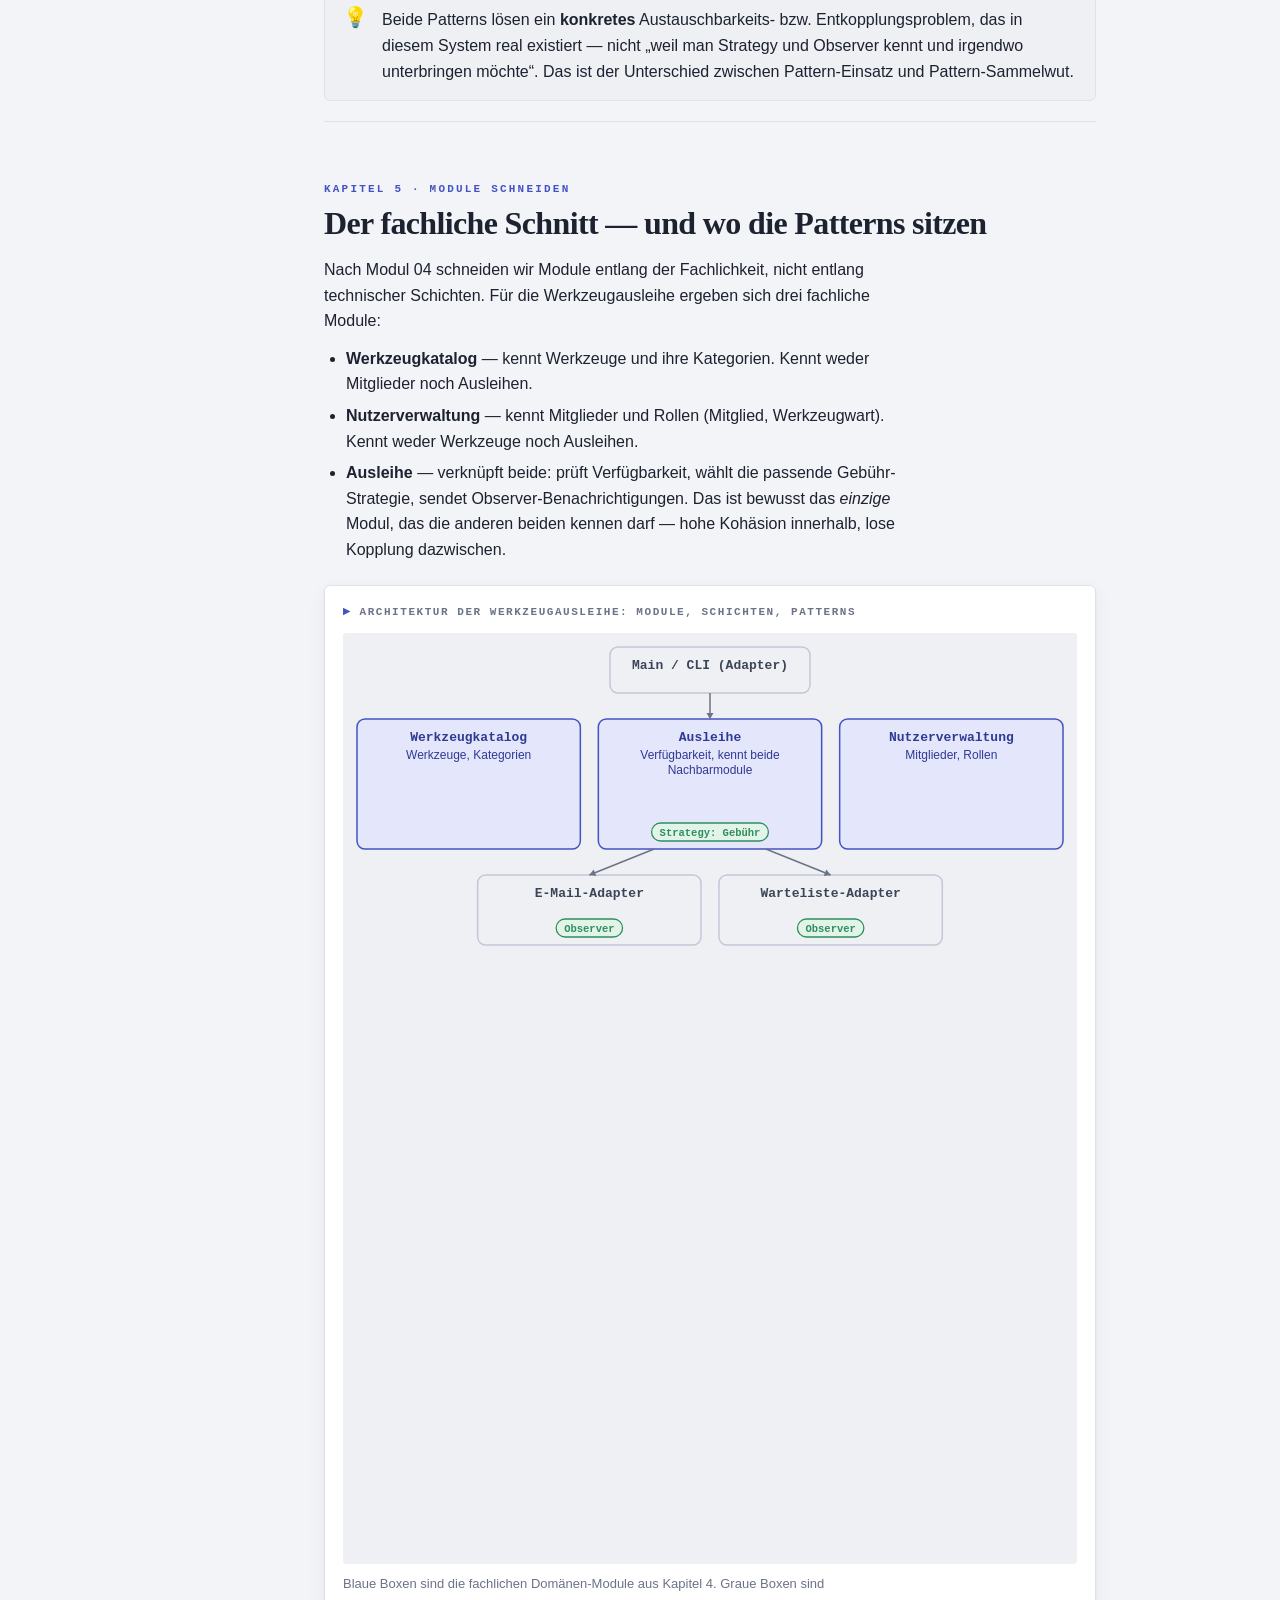
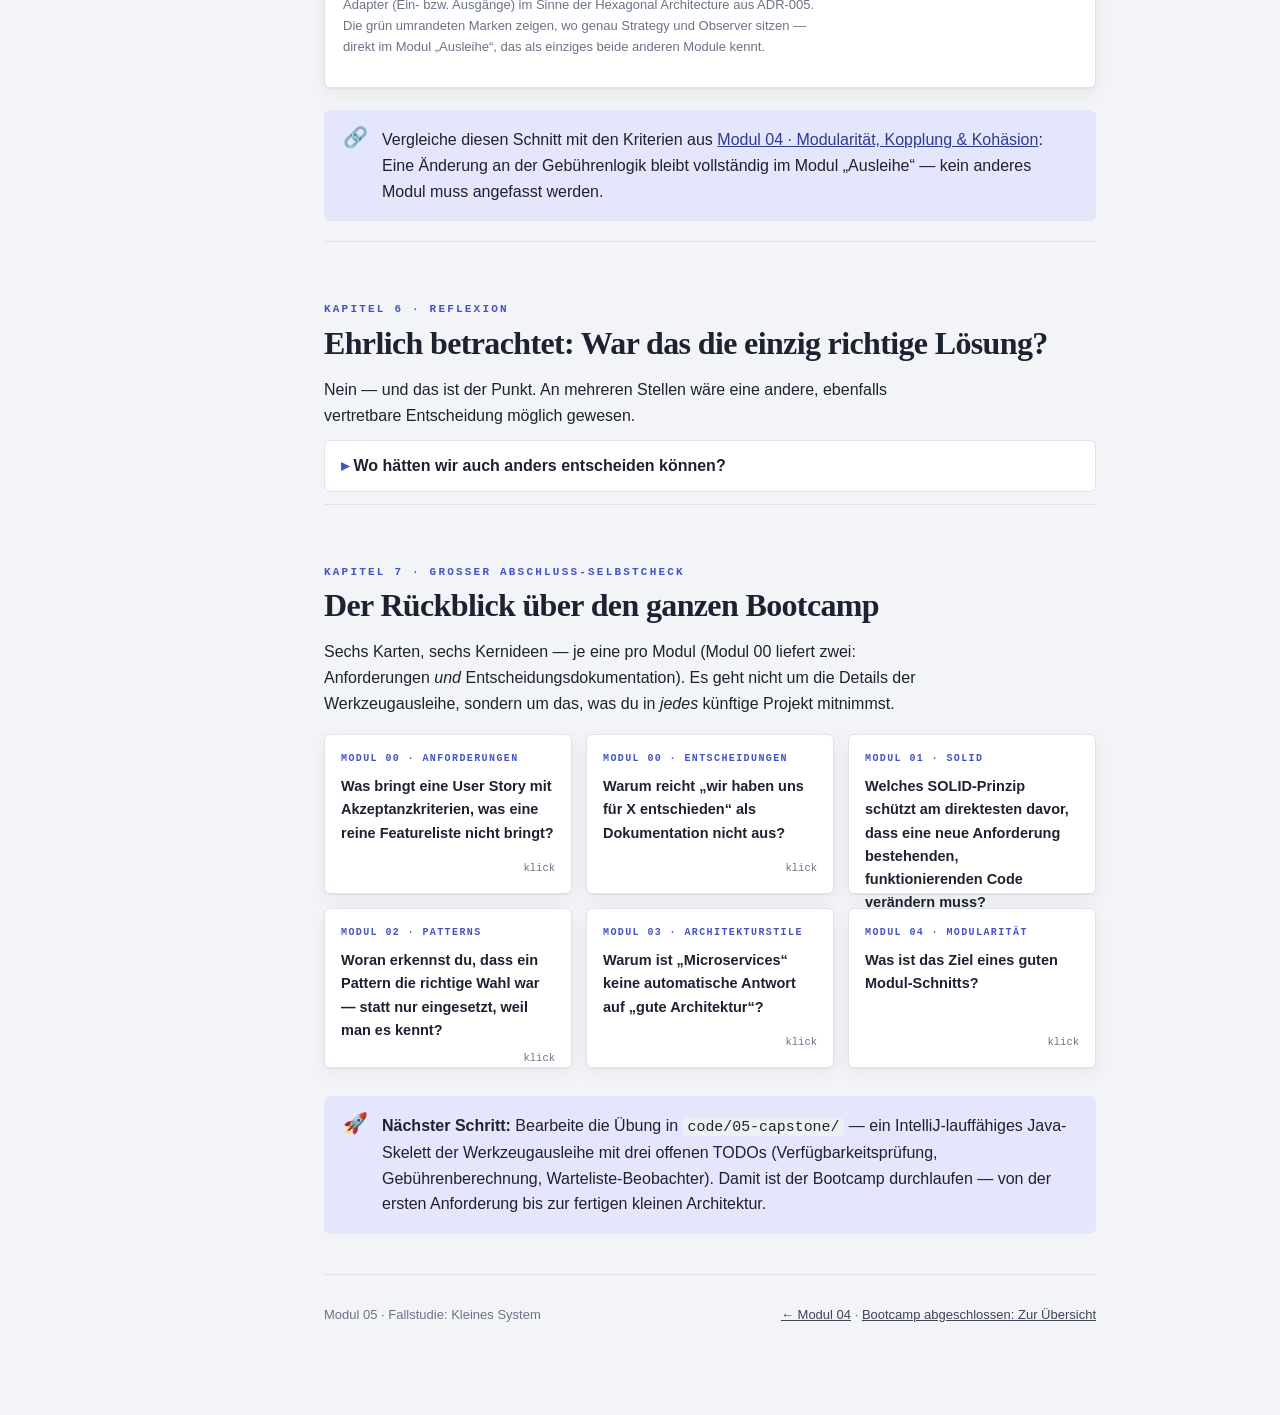
<file: lehrkurse/05_Fallstudie_Kleines_System.html>
<!DOCTYPE html>
<html lang="de">
<head>
<meta charset="UTF-8">
<meta name="viewport" content="width=device-width, initial-scale=1.0">
<title>Fallstudie: Kleines System — Modul 05 · Bootcamp Architektur</title>
<link rel="stylesheet" href="../css/styles.css">
<link rel="icon" type="image/svg+xml" href="../favicon.svg">
<meta name="theme-color" content="#4453c4">
<style>
  /* Modul-spezifische Ergänzungen — nutzen nur Farben aus styles.css/colorpalett.css */
  .adr-box { background: var(--surface); border: 1px solid var(--hair); border-left: 3px solid var(--accent); border-radius: var(--radius); padding: 16px 18px; margin: 16px 0; box-shadow: var(--shadow); }
  .adr-box dt { font-family: var(--mono); font-size: 11px; text-transform: uppercase; letter-spacing: .1em; color: var(--accent-deep); font-weight: 700; margin-top: 12px; }
  .adr-box dt:first-child { margin-top: 0; }
  .adr-box dd { margin: 4px 0 0; }
  .story-box { background: var(--surface); border: 1px solid var(--hair); border-radius: var(--radius); box-shadow: var(--shadow); padding: 16px 18px; margin: 14px 0; }
  .story-box__tag { font-family: var(--mono); font-size: 10.5px; letter-spacing: .12em; text-transform: uppercase; color: var(--accent); font-weight: 700; }
  .story-box p { margin: 6px 0 0; max-width: none; }
  .story-box__ac { margin-top: 10px; padding-top: 10px; border-top: 1px dashed var(--hair); font-family: var(--mono); font-size: 13.5px; line-height: 1.7; color: var(--ink-soft); }
</style>
</head>
<body>
<div class="shell">

  <aside class="rail">
    <div class="brand">
      <span class="brand__mark">Bootcamp · Architektur</span>
      <span class="brand__name">Softwarearchitektur & Projektplanung</span>
      <span class="brand__sub">Vom ersten Anforderungssatz bis zum fertigen Entwurf</span>
    </div>
    <div class="note-strip">
      Lies der Reihe nach. <b>Spiel mit den Grafiken</b> und rechne die Übungen mit — das bleibt hängen, nicht das bloße Lesen.
    </div>
    <nav class="nav">
      <div class="nav__group">Module</div>
      <a class="nav__task" href="00_Vom_Problem_zum_Plan.html"><span class="nav__num">00</span><span class="nav__label">Vom Problem zum Plan</span></a>
      <a class="nav__task" href="01_SOLID_Prinzipien.html"><span class="nav__num">01</span><span class="nav__label">SOLID-Prinzipien</span></a>
      <a class="nav__task" href="02_Design_Patterns_Grundlagen.html"><span class="nav__num">02</span><span class="nav__label">Design Patterns</span></a>
      <a class="nav__task" href="03_Architekturstile.html"><span class="nav__num">03</span><span class="nav__label">Architekturstile</span></a>
      <a class="nav__task" href="04_Modularitaet_Kopplung_Kohaesion.html"><span class="nav__num">04</span><span class="nav__label">Modularität & Kopplung</span></a>
      <a class="nav__task is-active" href="05_Fallstudie_Kleines_System.html"><span class="nav__num">05</span><span class="nav__label">Fallstudie: Kleines System</span></a>
    </nav>
    <div class="rail__foot">
      <a class="nav__task" href="index.html"><span class="nav__num">←</span><span class="nav__label">Zur Übersicht</span></a>
      <a class="nav__task" href="https://github.com/Lukas-BAG/Bootcamp_Architektur/blob/main/Lernpfad.md" target="_blank" rel="noopener"><span class="nav__num">📅</span><span class="nav__label">Lernpfad</span></a>
      <a class="nav__task" href="../code/05-capstone"><span class="nav__num">💻</span><span class="nav__label">Übung: 05-capstone</span></a>
    </div>
  </aside>

  <main class="main">
    <header class="masthead">
      <div class="masthead__rule"><span><span class="dot"></span>Modul 05 · Fallstudie</span><span>~40 Min Lesezeit</span></div>
      <div class="kicker">Alles zusammen</div>
      <h1>Ein kleines System <em>von Anfang bis Ende</em></h1>
      <p class="lede">Bisher hast du jedes Thema einzeln gelernt: Anforderungen, SOLID, Patterns, Architekturstile, Modularität. In der Praxis triffst du diese Entscheidungen nie isoliert — sie hängen zusammen und beeinflussen sich gegenseitig. Dieses Modul erzählt <b>eine</b> durchgängige Fallstudie: die Werkzeugausleihe eines kleinen Makerspace-Vereins. An jeder Weggabelung entscheidest du zuerst selbst, bevor die Auflösung kommt.</p>
    </header>

    <!-- ══════════ KAPITEL 1 ══════════ -->
    <section class="chapter" id="k1">
      <span class="chapter__tag">Kapitel 1 · Anforderungen aufnehmen</span>
      <h2>Das Szenario: Werkzeugausleihe im Makerspace</h2>
      <p>Ein kleiner Verein betreibt einen Makerspace mit etwa 300 Mitgliedern und rund 40 Werkzeugen — vom einfachen Akkuschrauber bis zum 3D-Drucker. Aktuell wird die Ausleihe auf einer Whiteboard-Liste organisiert, was regelmäßig zu Doppelbuchungen und vergessenen Rückgaben führt. Zwei ehrenamtliche Entwickler im Verein sollen das digitalisieren. Wie in Modul 00 gelernt, beginnen wir nicht mit Code, sondern mit User Stories.</p>

      <div class="story-box">
        <span class="story-box__tag">User Story 1</span>
        <p>Als <b>Vereinsmitglied</b> möchte ich ein Werkzeug für einen bestimmten Zeitraum reservieren, damit ich sicher sein kann, dass es verfügbar ist, wenn ich es brauche.</p>
        <div class="story-box__ac">
          Given ein Werkzeug, das im gewünschten Zeitraum noch nicht anderweitig vergeben ist,<br>
          When ein angemeldetes Mitglied diesen Zeitraum reserviert,<br>
          Then wird die Reservierung bestätigt und das Werkzeug ist für diesen Zeitraum für andere blockiert.
        </div>
      </div>

      <div class="story-box">
        <span class="story-box__tag">User Story 2</span>
        <p>Als <b>Vereinsmitglied</b> möchte ich benachrichtigt werden, wenn eine Reservierung storniert wird, damit ich das freigewordene Werkzeug gegebenenfalls selbst buchen kann.</p>
      </div>

      <div class="story-box">
        <span class="story-box__tag">User Story 3</span>
        <p>Als <b>Werkzeugwart</b> möchte ich überfällige Ausleihen auf einen Blick sehen, damit ich säumige Mitglieder erinnern kann, bevor andere Mitglieder unnötig auf ein verfügbares Werkzeug warten.</p>
      </div>

      <div class="callout callout--think">
        <div class="callout__icon">💡</div>
        <div class="callout__body">Bewusst nur <b>eine</b> Story mit ausformulierten Akzeptanzkriterien — nicht jede Story braucht sofort das volle Given-When-Then, aber mindestens die wichtigste sollte damit unmissverständlich werden, bevor irgendjemand anfängt zu coden.</div>
      </div>
    </section>

    <!-- ══════════ KAPITEL 2 ══════════ -->
    <section class="chapter" id="k2">
      <span class="chapter__tag">Kapitel 2 · MVP-Scope festlegen</span>
      <h2>Was gehört in die erste Version?</h2>
      <p>Die beiden Entwickler haben mehr Ideen als Zeit. Die MoSCoW-Liste für die erste Version (MVP) sieht so aus:</p>
      <ul>
        <li><b>Must have:</b> Werkzeug für einen Zeitraum reservieren; Verfügbarkeitsprüfung, die Doppelbuchungen verhindert; Mitglieder-Login.</li>
        <li><b>Should have:</b> E-Mail-Benachrichtigung bei Stornierung; Übersicht überfälliger Ausleihen für den Werkzeugwart.</li>
        <li><b>Could have:</b> Automatische Mahngebühr bei verspäteter Rückgabe; Zustandsrückmeldung nach der Rückgabe (z. B. „Akku war leer“).</li>
        <li><b>Won't have (this time):</b> Automatischer Kalender-Abgleich mit externen Kalendern (Google/Outlook); ein eigenes Bezahlsystem für Kautionen.</li>
      </ul>

      <div class="quiz" data-quiz-type="sc">
        <p class="quiz__question">Welche dieser Anforderungen ist für den MVP der Werkzeugausleihe am ehesten „Won't have (this time)“?</p>
        <ul class="quiz__options">
          <li class="quiz__option">Prüfung, ob ein Werkzeug im gewünschten Zeitraum bereits vergeben ist</li>
          <li class="quiz__option" data-correct>Automatischer Abgleich mit externen Kalendern wie Google oder Outlook</li>
          <li class="quiz__option">E-Mail-Benachrichtigung an das Mitglied, wenn eine Reservierung storniert wird</li>
          <li class="quiz__option">Übersicht der aktuell überfälligen Ausleihen für den Werkzeugwart im Verein</li>
        </ul>
        <button class="quiz__check">Prüfen</button>
        <button class="quiz__reset" type="button">Zurücksetzen</button>
        <div class="quiz__feedback"></div>
      </div>

      <div class="callout callout--warn">
        <div class="callout__icon">🚩</div>
        <div class="callout__body">Der Kalender-Abgleich <i>klingt</i> nach einem kleinen Feature — ist aber eine Integration mit fremden Systemen (OAuth, Sync-Konflikte, Ausfallverhalten). Genau solche Anforderungen wandern gerne fälschlich in „Should“, weil sie technisch harmlos klingen. Die eigentliche Komplexität steckt in der Integration, nicht in der Idee.</div>
      </div>
    </section>

    <!-- ══════════ KAPITEL 3 ══════════ -->
    <section class="chapter" id="k3">
      <span class="chapter__tag">Kapitel 3 · Architekturentscheidung treffen</span>
      <h2>Schichtenarchitektur oder Hexagonal? Monolith oder Microservices?</h2>
      <p>Aus Modul 03 kennst du beide Achsen: den <span class="keyword">Architekturstil</span> (Schichten vs. Hexagonal/Ports & Adapters) und den <span class="keyword">Deployment-Schnitt</span> (Monolith vs. Microservices). Für dieses System — zwei ehrenamtliche Entwickler, ein paar hundert Nutzer, ein Server reicht locker — triff zuerst selbst eine Entscheidung:</p>

      <div class="quiz" data-quiz-type="sc">
        <p class="quiz__question">Welche Architekturentscheidung passt für die Werkzeugausleihe am besten?</p>
        <ul class="quiz__options">
          <li class="quiz__option" data-correct>Hexagonal Architecture (Ports & Adapters), umgesetzt als ein einziges deploybares Monolith-System</li>
          <li class="quiz__option">Microservices: je ein eigenständig deploybarer Service für Ausleihe, Nutzerverwaltung und Benachrichtigung</li>
          <li class="quiz__option">Klassische Drei-Schichten-Architektur, aber ohne klare Trennung zwischen Domänenlogik und Datenbankzugriff</li>
          <li class="quiz__option">Ein einzelner großer Service ganz ohne interne Schichtung, um möglichst schnell voranzukommen</li>
        </ul>
        <button class="quiz__check">Prüfen</button>
        <button class="quiz__reset" type="button">Zurücksetzen</button>
        <div class="quiz__feedback"></div>
      </div>

      <p>Die Auflösung — festgehalten als ADR, wie in Modul 00 eingeführt:</p>

      <div class="adr-box">
        <dl>
          <dt>Titel</dt><dd>ADR-005: Hexagonal Architecture als Monolith statt Microservices</dd>
          <dt>Status</dt><dd>Angenommen</dd>
          <dt>Kontext</dt><dd>Zwei ehrenamtliche Entwickler, ein paar hundert Mitglieder, ein Server reicht bei Weitem aus (siehe Modul 03: Microservices lohnen sich erst ab echtem Skalierungs- oder Team-Schnitt-Bedarf). Die Domänenlogik — Verfügbarkeitsprüfung, Gebührenberechnung — soll unabhängig von der konkreten Datenbank und dem Benachrichtigungskanal (heute E-Mail, vielleicht später Push) testbar bleiben.</dd>
          <dt>Entscheidung</dt><dd>Wir verwenden Hexagonal Architecture (Ports & Adapters) innerhalb eines einzigen Monolithen. Kein Microservices-Schnitt.</dd>
          <dt>Konsequenzen</dt><dd>Positiv: Die Domänenlogik lässt sich ohne Datenbank und ohne Mailserver testen; Benachrichtigungskanal und Datenspeicher sind austauschbar, ohne den Domänencode anzufassen; ein einziges Deployment ist für ein zweiköpfiges Ehrenamts-Team einfach zu betreiben. <b>Negativ:</b> Die zusätzliche Indirektion durch Ports/Interfaces erzeugt für ein derart kleines System spürbar mehr Code als eine simple Drei-Schichten-Lösung ohne Ports — für einen echten Wegwerf-Prototyp wäre Letzteres schneller gewesen. Außerdem: Diese Entscheidung macht einen späteren Umstieg auf Microservices leichter, aber nicht automatisch — der Schnitt in eigenständige Services bliebe trotzdem ein eigener, späterer Schritt.</dd>
        </dl>
      </div>

      <div class="callout callout--note">
        <div class="callout__icon">🔗</div>
        <div class="callout__body">Siehe <a href="03_Architekturstile.html">Modul 03 · Architekturstile</a> für die ausführliche Gegenüberstellung von Schichtenarchitektur, Hexagonal Architecture und Monolith vs. Microservices — dieses ADR wendet genau diese Kriterien auf ein konkretes, kleines System an.</div>
      </div>
    </section>

    <!-- ══════════ KAPITEL 4 ══════════ -->
    <section class="chapter" id="k4">
      <span class="chapter__tag">Kapitel 4 · Patterns einsetzen</span>
      <h2>Wo lohnt sich ein Pattern — und welches?</h2>
      <p>Aus Modul 02 kennst du mehrere Patterns. Zwei Stellen in der Werkzeugausleihe rufen konkret danach:</p>

      <h3>Gebührenberechnung → Strategy</h3>
      <p>Standard-Werkzeuge sind kostenlos, Premium-Werkzeuge (der 3D-Drucker) kosten einen Tagessatz — und es ist absehbar, dass weitere Kategorien dazukommen (z. B. Werkzeuge mit Kaution). Ein <span class="keyword">Strategy</span>-Pattern kapselt jede Gebührenregel in einer eigenen austauschbaren Klasse, statt sie in einem wachsenden if/else zu verstecken. Das ist eine direkte Anwendung des <b>Open/Closed-Prinzips</b> aus Modul 01: eine neue Kategorie bedeutet eine neue Klasse, kein Umbau der bestehenden.</p>
      <p>Warum nicht <i>Factory Method</i> oder <i>Decorator</i>? Eine Factory würde nur die <i>Erzeugung</i> des passenden Objekts kapseln — das eigentliche Problem hier ist aber die <i>austauschbare Berechnung selbst</i>, genau das Kerngebiet von Strategy. Ein Decorator würde Verhalten schichtweise <i>anreichern</i> (z. B. „+ Versicherungszuschlag“ obendrauf) — hier gibt es aber keine Kombination mehrerer Zusatzregeln, sondern genau eine Regel pro Kategorie.</p>

      <h3>Benachrichtigung bei Statusänderung → Observer</h3>
      <p>Wenn eine Reservierung storniert wird, soll das Mitglied per E-Mail informiert werden — und potenziell soll später eine Warteliste reagieren, ohne dass die Ausleihe-Logik davon weiß. Ein <span class="keyword">Observer</span>-Pattern lässt die Ausleihenverwaltung Ereignisse aussenden, ohne die konkreten Empfänger zu kennen. Das ist lose Kopplung im Sinne von Modul 04: neue Benachrichtigungskanäle registrieren sich, ohne die Ausleihe-Klasse zu ändern.</p>
      <p>Warum nicht ein direkter Methodenaufruf wie <code class="inline">emailversand.sende(...)</code> in der Ausleihenverwaltung? Das würde die Domänenlogik fest an einen konkreten Kanal koppeln — genau die Art von Abhängigkeit, die ADR-005 in Kapitel 3 über die Ports vermeiden wollte.</p>

      <div class="callout callout--think">
        <div class="callout__icon">💡</div>
        <div class="callout__body">Beide Patterns lösen ein <b>konkretes</b> Austauschbarkeits- bzw. Entkopplungsproblem, das in diesem System real existiert — nicht „weil man Strategy und Observer kennt und irgendwo unterbringen möchte“. Das ist der Unterschied zwischen Pattern-Einsatz und Pattern-Sammelwut.</div>
      </div>
    </section>

    <!-- ══════════ KAPITEL 5 ══════════ -->
    <section class="chapter" id="k5">
      <span class="chapter__tag">Kapitel 5 · Module schneiden</span>
      <h2>Der fachliche Schnitt — und wo die Patterns sitzen</h2>
      <p>Nach Modul 04 schneiden wir Module entlang der Fachlichkeit, nicht entlang technischer Schichten. Für die Werkzeugausleihe ergeben sich drei fachliche Module:</p>
      <ul>
        <li><b>Werkzeugkatalog</b> — kennt Werkzeuge und ihre Kategorien. Kennt weder Mitglieder noch Ausleihen.</li>
        <li><b>Nutzerverwaltung</b> — kennt Mitglieder und Rollen (Mitglied, Werkzeugwart). Kennt weder Werkzeuge noch Ausleihen.</li>
        <li><b>Ausleihe</b> — verknüpft beide: prüft Verfügbarkeit, wählt die passende Gebühr-Strategie, sendet Observer-Benachrichtigungen. Das ist bewusst das <i>einzige</i> Modul, das die anderen beiden kennen darf — hohe Kohäsion innerhalb, lose Kopplung dazwischen.</li>
      </ul>

      <div class="viz">
        <div class="viz__title">Architektur der Werkzeugausleihe: Module, Schichten, Patterns</div>
        <canvas id="architectureDiagram" height="380"></canvas>
        <p class="viz__cap">Blaue Boxen sind die fachlichen Domänen-Module aus Kapitel 4. Graue Boxen sind Adapter (Ein- bzw. Ausgänge) im Sinne der Hexagonal Architecture aus ADR-005. Die grün umrandeten Marken zeigen, wo genau Strategy und Observer sitzen — direkt im Modul „Ausleihe“, das als einziges beide anderen Module kennt.</p>
      </div>

      <div class="callout callout--note">
        <div class="callout__icon">🔗</div>
        <div class="callout__body">Vergleiche diesen Schnitt mit den Kriterien aus <a href="04_Modularitaet_Kopplung_Kohaesion.html">Modul 04 · Modularität, Kopplung & Kohäsion</a>: Eine Änderung an der Gebührenlogik bleibt vollständig im Modul „Ausleihe“ — kein anderes Modul muss angefasst werden.</div>
      </div>
    </section>

    <!-- ══════════ KAPITEL 6 ══════════ -->
    <section class="chapter" id="k6">
      <span class="chapter__tag">Kapitel 6 · Reflexion</span>
      <h2>Ehrlich betrachtet: War das die einzig richtige Lösung?</h2>
      <p>Nein — und das ist der Punkt. An mehreren Stellen wäre eine andere, ebenfalls vertretbare Entscheidung möglich gewesen.</p>

      <details class="reveal">
        <summary>Wo hätten wir auch anders entscheiden können?</summary>
        <div class="q">
          <p><b>MoSCoW:</b> Man könnte argumentieren, dass die Übersicht überfälliger Ausleihen (Kapitel 2) angesichts der aktuellen Whiteboard-Chaos-Situation eher „Must have“ statt „Should have“ ist — das hängt davon ab, wie dringend das eigentliche Schmerzproblem des Vereins ist.</p>
          <p><b>Architektur:</b> Ein Team mit mehr Erfahrung in einfachen Drei-Schichten-Systemen und wenig Hexagonal-Erfahrung hätte vertretbar auch für eine klassische Schichtenarchitektur ohne Ports optieren können — mit weniger Indirektion, aber schlechterer Austauschbarkeit von Datenbank und Benachrichtigungskanal. Kein objektiver Fehler, eine andere Gewichtung der Kriterien.</p>
          <p><b>Patterns:</b> Für nur zwei Gebührenkategorien hätte ein einfaches if/else zunächst auch funktioniert — Strategy zahlt sich erst aus, wenn tatsächlich eine dritte Kategorie dazukommt. Man kann argumentieren, dass wir hier etwas früh abstrahiert haben.</p>
          <p><b>Was wir fürs nächste Projekt mitnehmen:</b> ADRs so früh wie möglich schreiben, nicht erst wenn eine Entscheidung schon gefallen ist — das Aufschreiben zwingt zur Klarheit über die Alternativen. Und: Patterns erst einführen, wenn ein zweiter konkreter Anwendungsfall sie rechtfertigt, nicht schon beim ersten „könnte man ja brauchen“.</p>
        </div>
      </details>
    </section>

    <!-- ══════════ KAPITEL 7 ══════════ -->
    <section class="chapter" id="k7">
      <span class="chapter__tag">Kapitel 7 · Großer Abschluss-Selbstcheck</span>
      <h2>Der Rückblick über den ganzen Bootcamp</h2>
      <p>Sechs Karten, sechs Kernideen — je eine pro Modul (Modul 00 liefert zwei: Anforderungen <i>und</i> Entscheidungsdokumentation). Es geht nicht um die Details der Werkzeugausleihe, sondern um das, was du in <i>jedes</i> künftige Projekt mitnimmst.</p>

      <div class="cards">
        <div class="card3d"><div class="card3d__inner">
          <div class="card3d__face card3d__front"><span class="card3d__tag">Modul 00 · Anforderungen</span><span class="card3d__q">Was bringt eine User Story mit Akzeptanzkriterien, was eine reine Featureliste nicht bringt?</span><span class="card3d__hint">klick</span></div>
          <div class="card3d__face card3d__back"><span class="card3d__tag">Antwort</span><span class="card3d__a">Sie macht den Nutzen (das „damit“) und das „wann ist es fertig“ (Given-When-Then) explizit — beides fehlt in einer bloßen Liste von Funktionen.</span></div>
        </div></div>
        <div class="card3d"><div class="card3d__inner">
          <div class="card3d__face card3d__front"><span class="card3d__tag">Modul 00 · Entscheidungen</span><span class="card3d__q">Warum reicht „wir haben uns für X entschieden“ als Dokumentation nicht aus?</span><span class="card3d__hint">klick</span></div>
          <div class="card3d__face card3d__back"><span class="card3d__tag">Antwort</span><span class="card3d__a">Ohne Kontext und Konsequenzen kann niemand beurteilen, ob die Entscheidung unter neuen Umständen noch gilt — genau das leistet ein ADR.</span></div>
        </div></div>
        <div class="card3d"><div class="card3d__inner">
          <div class="card3d__face card3d__front"><span class="card3d__tag">Modul 01 · SOLID</span><span class="card3d__q">Welches SOLID-Prinzip schützt am direktesten davor, dass eine neue Anforderung bestehenden, funktionierenden Code verändern muss?</span><span class="card3d__hint">klick</span></div>
          <div class="card3d__face card3d__back"><span class="card3d__tag">Antwort</span><span class="card3d__a">Open/Closed — Erweiterung durch neuen Code (z. B. eine neue Strategie-Implementierung), nicht durch Änderung des Bestehenden.</span></div>
        </div></div>
        <div class="card3d"><div class="card3d__inner">
          <div class="card3d__face card3d__front"><span class="card3d__tag">Modul 02 · Patterns</span><span class="card3d__q">Woran erkennst du, dass ein Pattern die richtige Wahl war — statt nur eingesetzt, weil man es kennt?</span><span class="card3d__hint">klick</span></div>
          <div class="card3d__face card3d__back"><span class="card3d__tag">Antwort</span><span class="card3d__a">Das Pattern löst ein konkretes, real vorhandenes Austauschbarkeits- oder Entkopplungsproblem — nicht Pattern um des Patterns willen.</span></div>
        </div></div>
        <div class="card3d"><div class="card3d__inner">
          <div class="card3d__face card3d__front"><span class="card3d__tag">Modul 03 · Architekturstile</span><span class="card3d__q">Warum ist „Microservices“ keine automatische Antwort auf „gute Architektur“?</span><span class="card3d__hint">klick</span></div>
          <div class="card3d__face card3d__back"><span class="card3d__tag">Antwort</span><span class="card3d__a">Der Architekturstil muss zu Teamgröße und Skalierungsbedarf passen — für ein kleines System sind Microservices oft nur zusätzliche Komplexität ohne Gegenwert.</span></div>
        </div></div>
        <div class="card3d"><div class="card3d__inner">
          <div class="card3d__face card3d__front"><span class="card3d__tag">Modul 04 · Modularität</span><span class="card3d__q">Was ist das Ziel eines guten Modul-Schnitts?</span><span class="card3d__hint">klick</span></div>
          <div class="card3d__face card3d__back"><span class="card3d__tag">Antwort</span><span class="card3d__a">Dass eine fachliche Änderung nur ein Modul betrifft — hohe Kohäsion innerhalb, lose Kopplung zwischen den Modulen.</span></div>
        </div></div>
      </div>

      <div class="callout callout--note" style="margin-top:28px">
        <div class="callout__icon">🚀</div>
        <div class="callout__body"><b>Nächster Schritt:</b> Bearbeite die Übung in <code class="inline">code/05-capstone/</code> — ein IntelliJ-lauffähiges Java-Skelett der Werkzeugausleihe mit drei offenen TODOs (Verfügbarkeitsprüfung, Gebührenberechnung, Warteliste-Beobachter). Damit ist der Bootcamp durchlaufen — von der ersten Anforderung bis zur fertigen kleinen Architektur.</div>
      </div>
    </section>

    <footer class="foot">
      <span>Modul 05 · Fallstudie: Kleines System</span>
      <span><a href="04_Modularitaet_Kopplung_Kohaesion.html">← Modul 04</a> · <a href="index.html">Bootcamp abgeschlossen: Zur Übersicht</a></span>
    </footer>
  </main>
</div>

<script src="../js/quiz.js"></script>
<script>
/* ── Modul-Visualisierung: Architektur-Diagramm ── */
(function(){
  "use strict";
  var css = function(v){ return getComputedStyle(document.documentElement).getPropertyValue(v).trim() || "#4453c4"; };

  function fit(cv){
    var dpr = window.devicePixelRatio || 1;
    var w = cv.clientWidth || 600, h = cv.clientHeight || 380;
    if (cv.width !== w*dpr || cv.height !== h*dpr){ cv.width = w*dpr; cv.height = h*dpr; }
    var ctx = cv.getContext("2d"); ctx.setTransform(dpr,0,0,dpr,0,0);
    return { ctx: ctx, w: w, h: h };
  }

  function roundRect(ctx, x, y, w, h, r){
    ctx.beginPath();
    ctx.moveTo(x+r, y);
    ctx.arcTo(x+w, y, x+w, y+h, r);
    ctx.arcTo(x+w, y+h, x, y+h, r);
    ctx.arcTo(x, y+h, x, y, r);
    ctx.arcTo(x, y, x+w, y, r);
    ctx.closePath();
  }

  function wrapText(ctx, text, x, y, maxWidth, lineHeight){
    var words = text.split(" "), line = "", lines = [];
    for (var i=0;i<words.length;i++){
      var test = line + words[i] + " ";
      if (ctx.measureText(test).width > maxWidth && line !== ""){ lines.push(line); line = words[i] + " "; }
      else line = test;
    }
    lines.push(line);
    for (var j=0;j<lines.length;j++) ctx.fillText(lines[j].trim(), x, y + j*lineHeight);
    return lines.length;
  }

  /* Zeichnet eine Box mit Titel + optionaler Unterzeile + optionalem Pattern-Tag */
  function drawBox(ctx, x, y, w, h, opts){
    roundRect(ctx, x, y, w, h, 8);
    ctx.fillStyle = opts.fill; ctx.fill();
    ctx.lineWidth = opts.borderWidth || 1.5;
    ctx.strokeStyle = opts.border; ctx.stroke();

    ctx.textAlign = "center";
    ctx.fillStyle = opts.titleColor;
    ctx.font = "700 13px 'JetBrains Mono', monospace";
    ctx.fillText(opts.title, x + w/2, y + 22);

    if (opts.sub){
      ctx.font = "12px -apple-system, sans-serif";
      ctx.fillStyle = opts.subColor || opts.titleColor;
      wrapText(ctx, opts.sub, x + w/2, y + 40, w - 16, 15);
    }

    if (opts.tag){
      ctx.font = "700 10.5px 'JetBrains Mono', monospace";
      var tagH = 18, tagY = y + h - 26;
      var measured = ctx.measureText(opts.tag).width + 16;
      var tagX = x + w/2 - measured/2;
      roundRect(ctx, tagX, tagY, measured, tagH, 9);
      ctx.fillStyle = css("--good-tint"); ctx.fill();
      ctx.lineWidth = 1.3; ctx.strokeStyle = css("--good"); ctx.stroke();
      ctx.fillStyle = css("--good");
      ctx.fillText(opts.tag, tagX + measured/2, tagY + 13);
    }
  }

  function drawArrow(ctx, x1, y1, x2, y2, color){
    ctx.strokeStyle = color; ctx.fillStyle = color; ctx.lineWidth = 1.5;
    ctx.beginPath(); ctx.moveTo(x1, y1); ctx.lineTo(x2, y2); ctx.stroke();
    var angle = Math.atan2(y2-y1, x2-x1);
    var headLen = 7;
    ctx.beginPath();
    ctx.moveTo(x2, y2);
    ctx.lineTo(x2 - headLen*Math.cos(angle - Math.PI/6), y2 - headLen*Math.sin(angle - Math.PI/6));
    ctx.lineTo(x2 - headLen*Math.cos(angle + Math.PI/6), y2 - headLen*Math.sin(angle + Math.PI/6));
    ctx.closePath(); ctx.fill();
  }

  var cv = document.getElementById("architectureDiagram");
  function draw(){
    if (!cv) return;
    var o = fit(cv), ctx = o.ctx, w = o.w, h = o.h;
    ctx.clearRect(0,0,w,h);

    var domainFill = css("--accent-tint"), domainBorder = css("--accent"), domainTitle = css("--accent-deep");
    var adapterFill = css("--surface-2"), adapterBorder = css("--hair-strong"), adapterTitle = css("--ink-soft");
    var arrowColor = css("--ink-mute");

    /* Layout: 3 Reihen — eingehender Adapter oben, Domänen-Module mittig, ausgehende Adapter unten */
    var margin = 14;
    var rowInH = 46, rowMidH = 130, rowOutH = 70;
    var gapRow = 26;

    var inY = margin;
    var midY = inY + rowInH + gapRow;
    var outY = midY + rowMidH + gapRow;

    /* ── Eingehender Adapter ── */
    var inW = 200, inX = w/2 - inW/2;
    drawBox(ctx, inX, inY, inW, rowInH, {
      fill: adapterFill, border: adapterBorder, titleColor: adapterTitle,
      title: "Main / CLI (Adapter)"
    });

    /* ── Domänen-Module (mittig) ── */
    var colGap = 18;
    var colW = (w - margin*2 - colGap*2) / 3;
    var xKatalog = margin;
    var xAusleihe = margin + colW + colGap;
    var xNutzer = margin + 2*(colW + colGap);

    drawBox(ctx, xKatalog, midY, colW, rowMidH, {
      fill: domainFill, border: domainBorder, titleColor: domainTitle,
      title: "Werkzeugkatalog", sub: "Werkzeuge, Kategorien"
    });
    drawBox(ctx, xAusleihe, midY, colW, rowMidH, {
      fill: domainFill, border: domainBorder, titleColor: domainTitle,
      title: "Ausleihe", sub: "Verfügbarkeit, kennt beide Nachbarmodule", tag: "Strategy: Gebühr"
    });
    drawBox(ctx, xNutzer, midY, colW, rowMidH, {
      fill: domainFill, border: domainBorder, titleColor: domainTitle,
      title: "Nutzerverwaltung", sub: "Mitglieder, Rollen"
    });

    /* ── Ausgehende Adapter ── */
    var outW = colW, gapOut = colGap;
    var outTotal = outW*2 + gapOut;
    var outStartX = xAusleihe + colW/2 - outTotal/2;
    drawBox(ctx, outStartX, outY, outW, rowOutH, {
      fill: adapterFill, border: adapterBorder, titleColor: adapterTitle,
      title: "E-Mail-Adapter", tag: "Observer"
    });
    drawBox(ctx, outStartX + outW + gapOut, outY, outW, rowOutH, {
      fill: adapterFill, border: adapterBorder, titleColor: adapterTitle,
      title: "Warteliste-Adapter", tag: "Observer"
    });

    /* ── Pfeile ── */
    drawArrow(ctx, w/2, inY + rowInH, xAusleihe + colW/2, midY, arrowColor);
    drawArrow(ctx, xAusleihe + colW*0.25, midY + rowMidH, outStartX + outW/2, outY, arrowColor);
    drawArrow(ctx, xAusleihe + colW*0.75, midY + rowMidH, outStartX + outW + gapOut + outW/2, outY, arrowColor);
  }

  window.addEventListener("resize", draw);
  window.addEventListener("load", draw);
  draw();
})();
</script>
</body>
</html>
</file>
<file: css/styles.css>
/* ══════════════════════════════════════════════════════════════
   styles.css — geteiltes Layout- & Komponenten-System
   für alle Seiten in Bootcamp_Architektur/lehrkurse/.

   Farben, Radien und Fonts kommen ausschließlich aus
   colorpalett.css (siehe @import). Neue Module sollen NUR diese
   beiden Dateien + js/quiz.js einbinden und keine eigenen
   Layout-Regeln mitbringen — Design-Änderungen passieren zentral.
   ══════════════════════════════════════════════════════════════ */

@import url('colorpalett.css');

* { box-sizing: border-box; }
html { scroll-behavior: smooth; }
body {
  margin: 0; background: var(--bg); color: var(--ink);
  font-family: var(--sans); font-size: 16px; line-height: 1.6;
  -webkit-font-smoothing: antialiased;
}
a { color: var(--accent-deep); }
h1, h2, h3 { font-family: var(--display); color: var(--ink); }
p { margin: 0 0 12px; }
ul, ol { margin: 0 0 14px; padding-left: 22px; }
li { margin-bottom: 6px; }

/* ── Grundgerüst ── */
.shell { display: grid; grid-template-columns: 260px 1fr; min-height: 100vh; }
@media (max-width: 880px) { .shell { grid-template-columns: 1fr; } .rail { position: static; height: auto; } }

.rail {
  position: sticky; top: 0; height: 100vh; overflow-y: auto;
  background: var(--surface); border-right: 1px solid var(--hair);
  padding: 22px 18px; display: flex; flex-direction: column; gap: 18px;
}
.brand { display: flex; flex-direction: column; gap: 4px; padding-bottom: 14px; border-bottom: 1px solid var(--hair); }
.brand__mark { font-family: var(--mono); font-size: 11px; letter-spacing: .14em; text-transform: uppercase; color: var(--accent); font-weight: 700; }
.brand__name { font-family: var(--display); font-weight: 700; font-size: 19px; line-height: 1.25; }
.brand__sub { font-size: 12.5px; color: var(--ink-mute); }

.note-strip {
  font-size: 12.5px; color: var(--ink-soft); background: var(--accent-tint);
  border-radius: var(--radius); padding: 10px 12px; line-height: 1.5;
}
.note-strip b { color: var(--accent-deep); }

.nav { display: flex; flex-direction: column; gap: 2px; }
.nav__group { font-family: var(--mono); font-size: 10.5px; letter-spacing: .16em; text-transform: uppercase; color: var(--ink-mute); font-weight: 700; margin: 10px 0 4px; }
.nav__task {
  display: flex; align-items: center; gap: 10px; padding: 7px 8px; border-radius: var(--radius);
  text-decoration: none; color: var(--ink-soft); font-size: 13.5px; transition: background .12s;
}
.nav__task:hover { background: var(--surface-2); }
.nav__task.is-active { background: var(--accent-tint); color: var(--accent-deep); font-weight: 600; }
.nav__num {
  font-family: var(--mono); font-size: 11px; font-weight: 700; color: var(--accent);
  width: 20px; text-align: center; flex-shrink: 0;
}
.nav__label { flex: 1; }
.rail__foot { margin-top: auto; padding-top: 14px; border-top: 1px solid var(--hair); display: flex; flex-direction: column; gap: 2px; }

/* ── Hauptbereich ── */
.main { padding: 44px clamp(20px, 5vw, 64px) 90px; max-width: 900px; }
.masthead { margin-bottom: 34px; }
.masthead__rule {
  display: flex; justify-content: space-between; align-items: center;
  font-family: var(--mono); font-size: 12px; color: var(--ink-mute); margin-bottom: 14px;
}
.masthead__rule .dot { display: inline-block; width: 7px; height: 7px; border-radius: 50%; background: var(--accent); margin-right: 8px; }
.kicker { font-family: var(--mono); font-size: 11px; letter-spacing: .2em; text-transform: uppercase; color: var(--accent); font-weight: 700; margin-bottom: 6px; }
.main h1 { font-size: clamp(30px, 4.4vw, 44px); font-weight: 800; letter-spacing: -.02em; margin: 0 0 14px; line-height: 1.05; }
.main h1 em { color: var(--accent-deep); font-style: normal; }
.lede { font-size: clamp(16px, 1.9vw, 19px); color: var(--ink-soft); max-width: 62ch; margin: 0; }

.lead-in { font-family: var(--display); font-size: clamp(17px, 2vw, 20px); line-height: 1.5; color: var(--ink-soft); max-width: 62ch; margin: 8px 0 20px; }

.chapter { padding-top: 52px; scroll-margin-top: 16px; border-top: 1px solid var(--hair); }
.chapter:first-of-type { border-top: 0; padding-top: 0; }
.chapter__tag { font-family: var(--mono); font-size: 11px; letter-spacing: .2em; text-transform: uppercase; color: var(--accent); font-weight: 700; }
.chapter h2 { font-weight: 800; font-size: clamp(24px, 3vw, 32px); letter-spacing: -.02em; line-height: 1.1; margin: 6px 0 16px; }
.chapter h3 { font-weight: 700; font-size: 20px; margin: 24px 0 10px; }
.chapter p { max-width: 68ch; }
.chapter > p, .chapter > ul, .chapter > ol { max-width: 68ch; }

.keyword { color: var(--accent-deep); font-weight: 600; }
.math, code.inline { font-family: var(--mono); font-size: .93em; background: var(--surface-2); padding: 1px 5px; border-radius: 4px; }

.eq {
  font-family: var(--mono); font-size: 15px; background: var(--surface); color: var(--ink);
  border: 1px solid var(--hair); border-left: 3px solid var(--accent); border-radius: var(--radius);
  padding: 13px 17px; margin: 16px 0; overflow-x: auto; box-shadow: var(--shadow);
}
.eq.center { text-align: center; }

/* ── Callouts ── */
.callout { display: flex; gap: 14px; border-radius: var(--radius); padding: 16px 18px; margin: 20px 0; border: 1px solid var(--hair); }
.callout__icon { font-size: 20px; line-height: 1; flex-shrink: 0; }
.callout__body p:last-child { margin-bottom: 0; }
.callout--note { background: var(--accent-tint); border-color: transparent; }
.callout--think { background: var(--surface-2); }
.callout--warn { background: var(--warn-tint); border-color: transparent; }

/* ── Visualisierungen ── */
.viz { background: var(--surface); border: 1px solid var(--hair); border-radius: var(--radius); box-shadow: var(--shadow); padding: 18px; margin: 22px 0; }
.viz__title { font-family: var(--mono); font-size: 11px; letter-spacing: .14em; text-transform: uppercase; color: var(--ink-mute); font-weight: 700; margin-bottom: 12px; display: flex; align-items: center; gap: 8px; }
.viz__title::before { content: '▶'; color: var(--accent); font-size: 9px; }
.viz canvas { width: 100%; display: block; border-radius: 3px; background: var(--surface-2); }
.viz__ctrl { display: flex; align-items: center; gap: 14px; flex-wrap: wrap; margin-top: 14px; font-family: var(--mono); font-size: 13px; color: var(--ink-soft); }
.viz__ctrl input[type=range] { flex: 1; min-width: 160px; accent-color: var(--accent); }
.viz__ctrl button { font-family: var(--mono); font-size: 12px; background: var(--accent); color: #fff; border: 0; border-radius: var(--radius); padding: 8px 14px; cursor: pointer; }
.viz__ctrl button:hover { background: var(--accent-deep); }
.viz__read { font-family: var(--mono); font-size: 13px; color: var(--accent-deep); font-weight: 700; }
.viz__cap { font-size: 13px; color: var(--ink-mute); margin-top: 10px; max-width: none; }

.steps-eq { counter-reset: se; list-style: none; padding: 0; margin: 16px 0; }
.steps-eq li { counter-increment: se; position: relative; padding: 10px 0 10px 44px; border-bottom: 1px solid var(--hair); max-width: 68ch; }
.steps-eq li:last-child { border-bottom: 0; }
.steps-eq li::before { content: counter(se); position: absolute; left: 0; top: 10px; width: 28px; height: 28px; border-radius: 50%; background: var(--accent-tint); color: var(--accent-deep); font-family: var(--mono); font-weight: 700; font-size: 13px; display: grid; place-items: center; }

/* ── Flip-Karten ── */
.cards { display: grid; grid-template-columns: repeat(auto-fill, minmax(230px, 1fr)); gap: 14px; margin: 18px 0; }
.card3d { perspective: 1200px; height: 160px; cursor: pointer; }
.card3d__inner { position: relative; width: 100%; height: 100%; transition: transform .5s; transform-style: preserve-3d; }
.card3d.is-flipped .card3d__inner { transform: rotateY(180deg); }
.card3d__face {
  position: absolute; inset: 0; backface-visibility: hidden; border-radius: var(--radius);
  border: 1px solid var(--hair); box-shadow: var(--shadow); padding: 16px; display: flex; flex-direction: column; gap: 8px;
  background: var(--surface);
}
.card3d__back { transform: rotateY(180deg); background: var(--accent-tint); }
.card3d__tag { font-family: var(--mono); font-size: 10px; letter-spacing: .14em; text-transform: uppercase; color: var(--accent); font-weight: 700; }
.card3d__q { font-weight: 700; font-size: 14.5px; flex: 1; }
.card3d__a { font-size: 13.5px; color: var(--ink-soft); flex: 1; overflow-y: auto; }
.card3d__hint { font-family: var(--mono); font-size: 10.5px; color: var(--ink-mute); align-self: flex-end; }

/* ── Aufklapp-Kontrollfragen ── */
details.reveal { border: 1px solid var(--hair); border-radius: var(--radius); padding: 12px 16px; margin: 12px 0; background: var(--surface); }
details.reveal summary { cursor: pointer; font-weight: 600; list-style: none; }
details.reveal summary::-webkit-details-marker { display: none; }
details.reveal summary::before { content: '▸ '; color: var(--accent); }
details.reveal[open] summary::before { content: '▾ '; }
details.reveal .q { margin-top: 10px; padding-top: 10px; border-top: 1px solid var(--hair); }
details.reveal .q p:last-child { margin-bottom: 0; }

/* ══════════ Übungsformate (quiz.js) ══════════ */

.quiz { border: 1px solid var(--hair); border-radius: var(--radius); background: var(--surface); box-shadow: var(--shadow); padding: 18px; margin: 20px 0; }
.quiz__question { font-weight: 600; margin-bottom: 12px; }
.quiz__hint { display: block; font-weight: 400; font-size: 12.5px; color: var(--ink-mute); margin-top: 4px; }
.quiz__options { list-style: none; padding: 0; margin: 0 0 14px; display: flex; flex-direction: column; gap: 8px; }
.quiz__option {
  border: 1px solid var(--hair-strong); border-radius: var(--radius); padding: 10px 14px;
  cursor: pointer; font-size: 14.5px; transition: background .12s, border-color .12s;
  display: flex; align-items: center; gap: 10px;
}
.quiz__option::before {
  content: ''; width: 16px; height: 16px; border-radius: 4px; border: 1.5px solid var(--hair-strong); flex-shrink: 0;
}
.quiz[data-quiz-type="sc"] .quiz__option::before { border-radius: 50%; }
.quiz__option:hover { background: var(--surface-2); }
.quiz__option.is-selected { background: var(--accent-tint); border-color: var(--accent); }
.quiz__option.is-selected::before { background: var(--accent); border-color: var(--accent); }
.quiz.is-checked .quiz__option.is-correct-answer { border-color: var(--good); background: var(--good-tint); }
.quiz.is-checked .quiz__option.is-wrong-selected { border-color: var(--warn); background: var(--warn-tint); }

.quiz__check, .cloze__check, .dragdrop__check {
  font-family: var(--mono); font-size: 12.5px; font-weight: 700; background: var(--accent); color: #fff;
  border: 0; border-radius: var(--radius); padding: 9px 18px; cursor: pointer;
}
.quiz__check:hover, .cloze__check:hover, .dragdrop__check:hover { background: var(--accent-deep); }
.quiz__reset { font-family: var(--mono); font-size: 12.5px; background: none; border: 1px solid var(--hair-strong); color: var(--ink-soft); border-radius: var(--radius); padding: 9px 16px; cursor: pointer; margin-left: 8px; }

.quiz__feedback { margin-top: 12px; font-size: 13.5px; font-weight: 600; min-height: 1.4em; }
.quiz__feedback.is-ok { color: var(--good); }
.quiz__feedback.is-fail { color: var(--warn); }

/* Lückentext */
.cloze { border: 1px solid var(--hair); border-radius: var(--radius); background: var(--surface); box-shadow: var(--shadow); padding: 18px; margin: 20px 0; }
.cloze__text { font-size: 15.5px; line-height: 1.9; max-width: none; }
.cloze__blank {
  font-family: var(--mono); font-size: 14px; border: none; border-bottom: 2px solid var(--hair-strong);
  background: var(--surface-2); border-radius: 4px 4px 0 0; padding: 3px 6px; text-align: center; color: var(--ink);
}
.cloze__blank:focus { outline: none; border-color: var(--accent); }
.cloze__blank.is-correct { border-color: var(--good); background: var(--good-tint); }
.cloze__blank.is-wrong { border-color: var(--warn); background: var(--warn-tint); }
.cloze__actions { margin-top: 14px; }

/* Drag & Drop */
.dragdrop { border: 1px solid var(--hair); border-radius: var(--radius); background: var(--surface); box-shadow: var(--shadow); padding: 18px; margin: 20px 0; }
.dragdrop__layout { display: grid; grid-template-columns: 1fr 1fr; gap: 22px; }
@media (max-width: 620px) { .dragdrop__layout { grid-template-columns: 1fr; } }
.dragdrop__pool, .dragdrop__targets { display: flex; flex-direction: column; gap: 8px; }
.dragdrop__col-label { font-family: var(--mono); font-size: 10.5px; letter-spacing: .12em; text-transform: uppercase; color: var(--ink-mute); font-weight: 700; margin-bottom: 2px; }
.dragdrop__item {
  border: 1px solid var(--hair-strong); border-radius: var(--radius); background: var(--surface-2);
  padding: 9px 12px; font-size: 14px; cursor: grab; user-select: none;
}
.dragdrop__item.is-dragging { opacity: .4; }
.dragdrop__item.is-placed { display: none; }
.dragdrop__target { border: 1px dashed var(--hair-strong); border-radius: var(--radius); padding: 8px 10px; min-height: 44px; }
.dragdrop__target-label { font-size: 12.5px; color: var(--ink-mute); display: block; margin-bottom: 6px; }
.dragdrop__slot { min-height: 30px; border-radius: 4px; }
.dragdrop__slot.is-over { background: var(--accent-tint); }
.dragdrop__slot .dragdrop__item { cursor: default; margin: 0; }
.dragdrop.is-checked .dragdrop__target.is-correct { border-color: var(--good); border-style: solid; background: var(--good-tint); }
.dragdrop.is-checked .dragdrop__target.is-wrong { border-color: var(--warn); border-style: solid; background: var(--warn-tint); }
.dragdrop__actions { margin-top: 14px; grid-column: 1 / -1; }

/* ── Fußzeile ── */
.foot { display: flex; justify-content: space-between; font-size: 13px; color: var(--ink-mute); padding-top: 30px; margin-top: 40px; border-top: 1px solid var(--hair); }
.foot a { color: var(--ink-soft); }

/* ── Modul-Übersicht (index.html) ── */
.hub-grid { display: grid; grid-template-columns: repeat(auto-fill, minmax(260px, 1fr)); gap: 16px; margin: 24px 0; }
.hub-card { border: 1px solid var(--hair); border-radius: var(--radius); background: var(--surface); box-shadow: var(--shadow); padding: 20px; text-decoration: none; color: var(--ink); display: flex; flex-direction: column; gap: 8px; transition: transform .12s, box-shadow .12s; }
.hub-card:hover { transform: translateY(-2px); box-shadow: 0 4px 16px rgba(28,34,48,.12); }
.hub-card__num { font-family: var(--mono); font-size: 11px; color: var(--accent); font-weight: 700; }
.hub-card__title { font-family: var(--display); font-weight: 700; font-size: 17px; }
.hub-card__desc { font-size: 13.5px; color: var(--ink-mute); flex: 1; }
</file>
